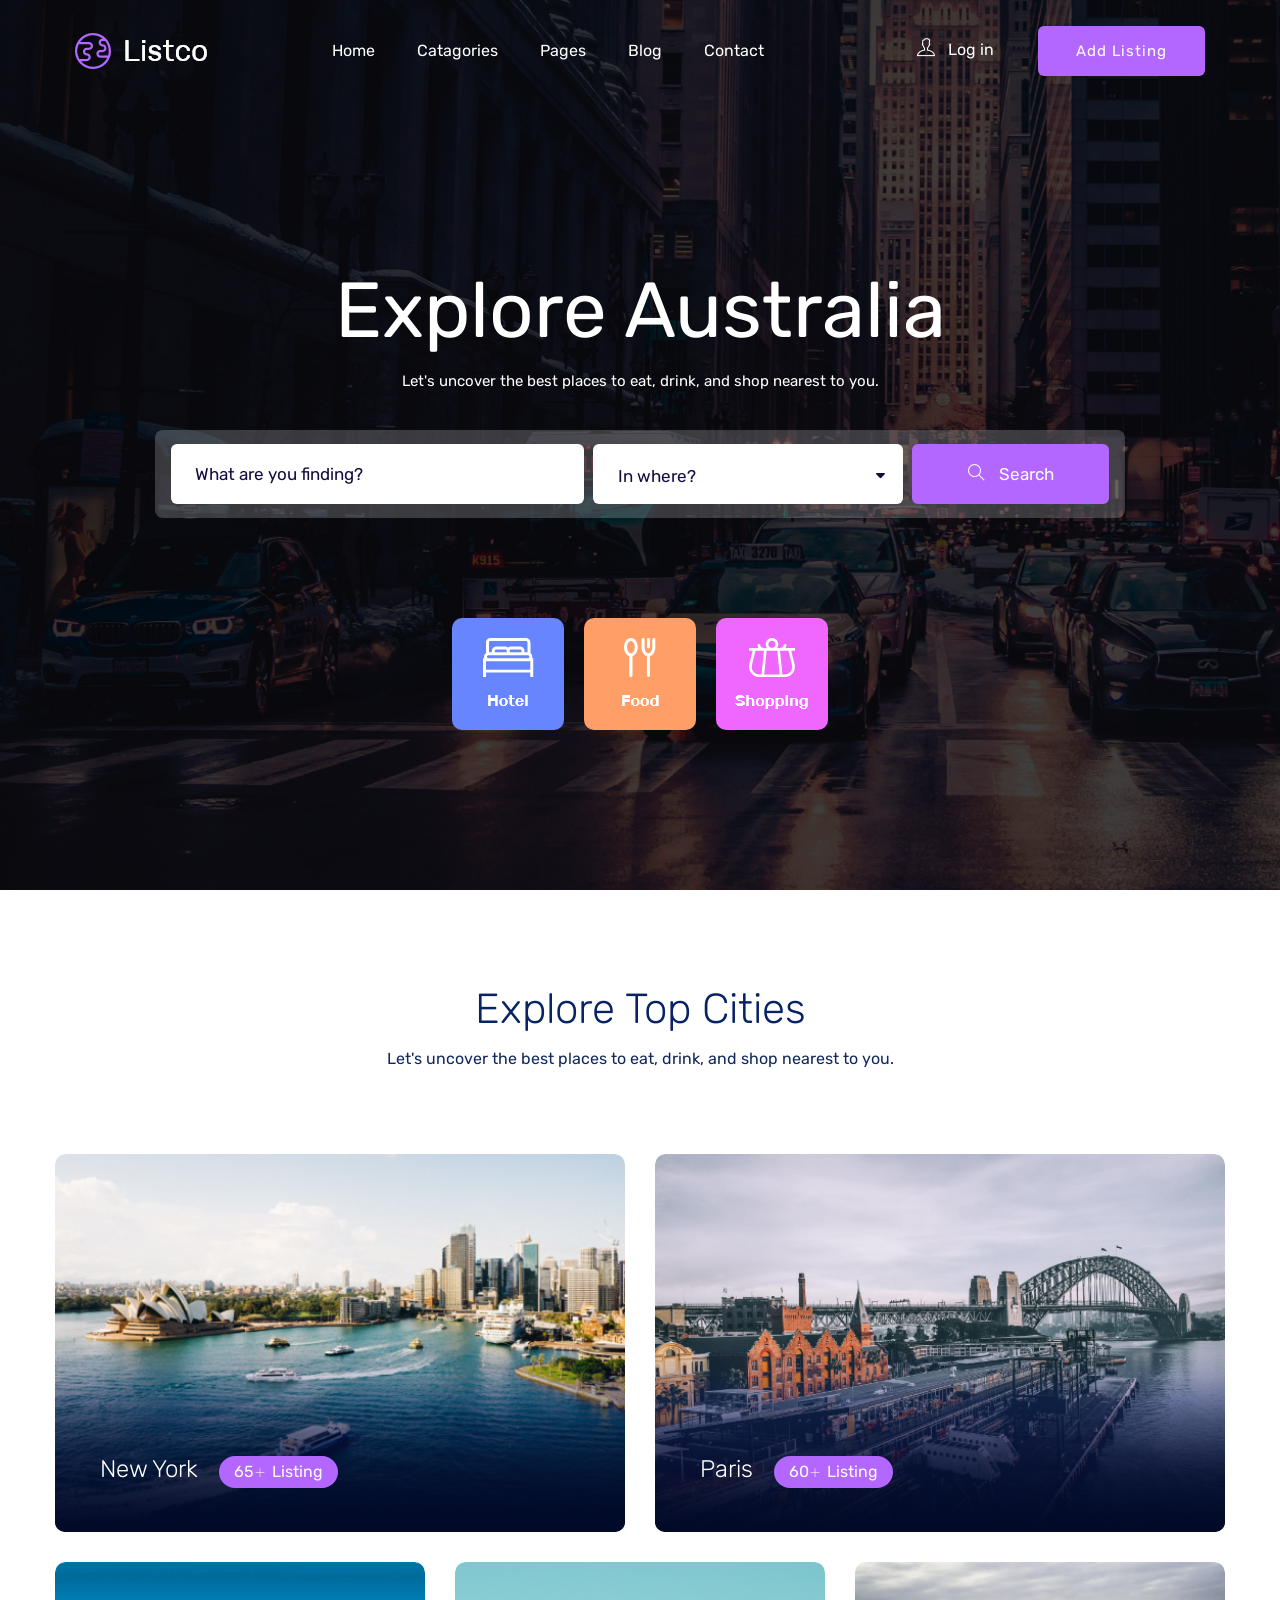
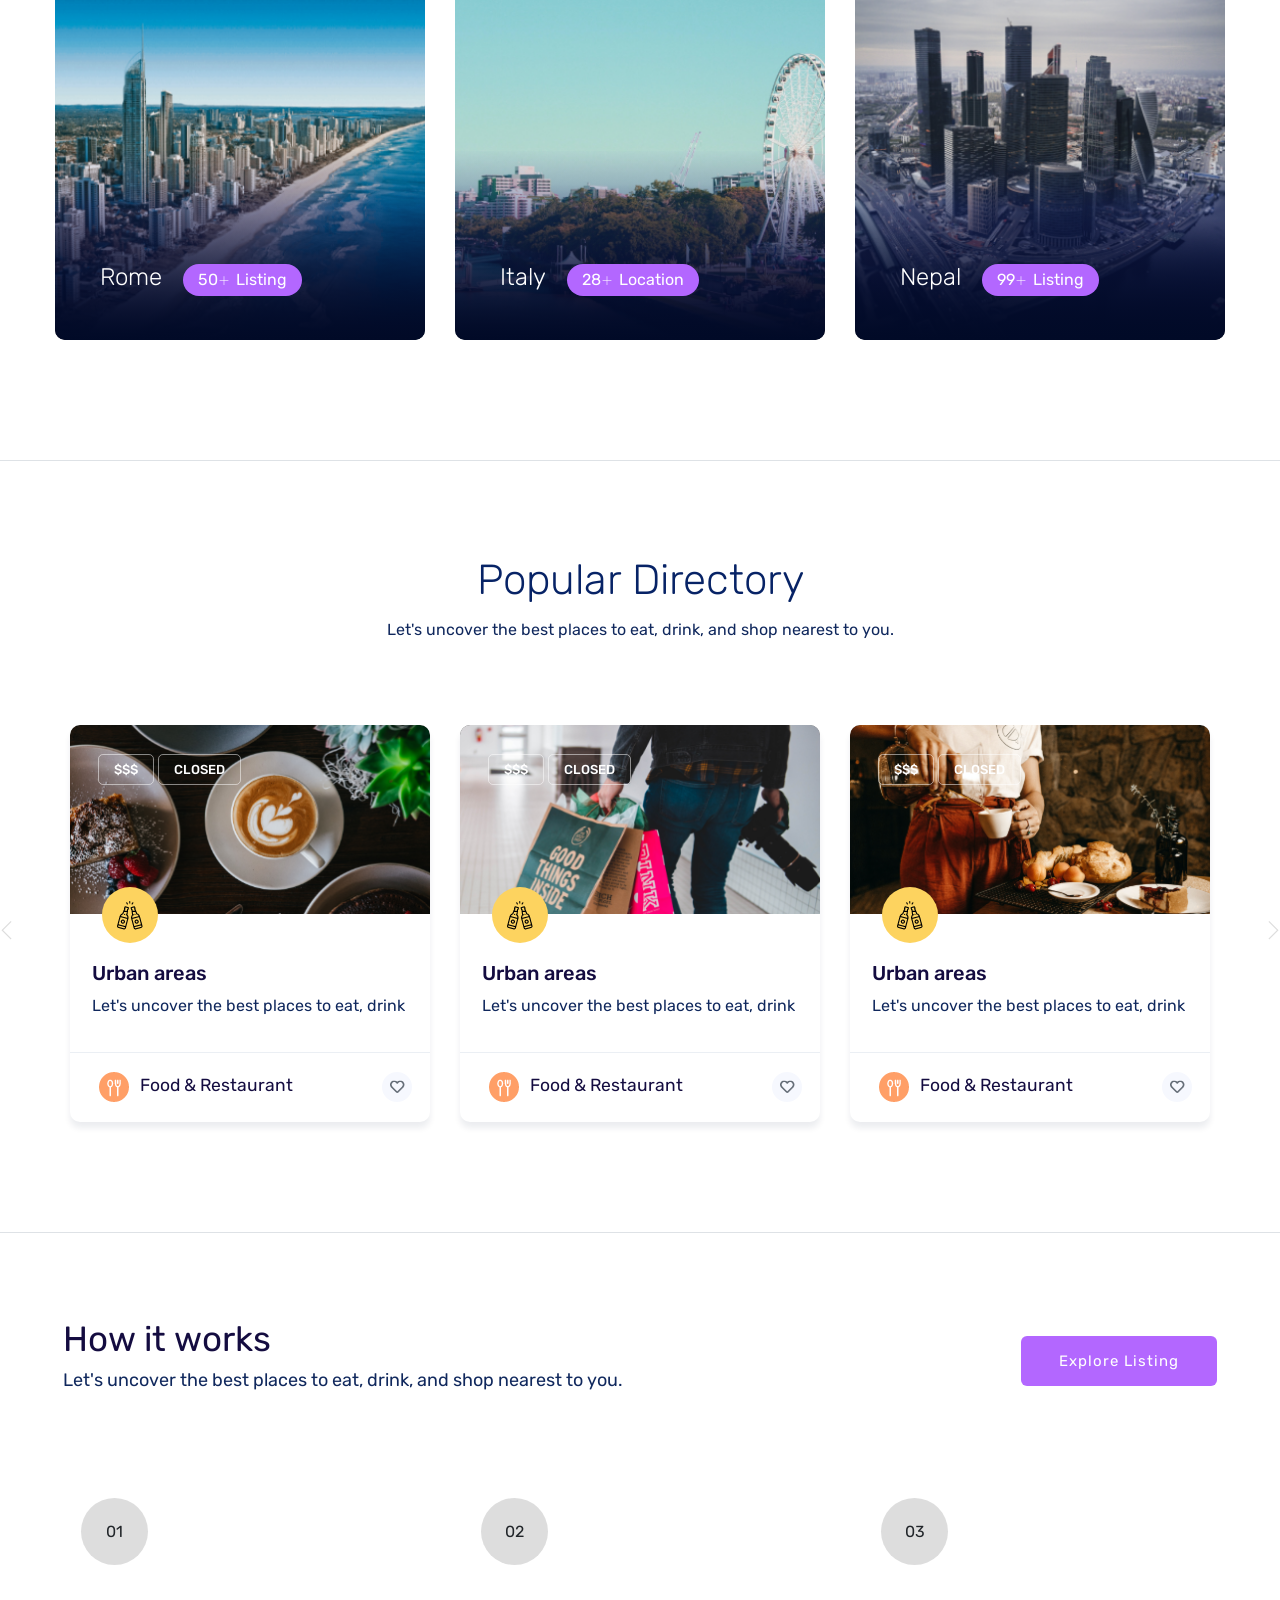
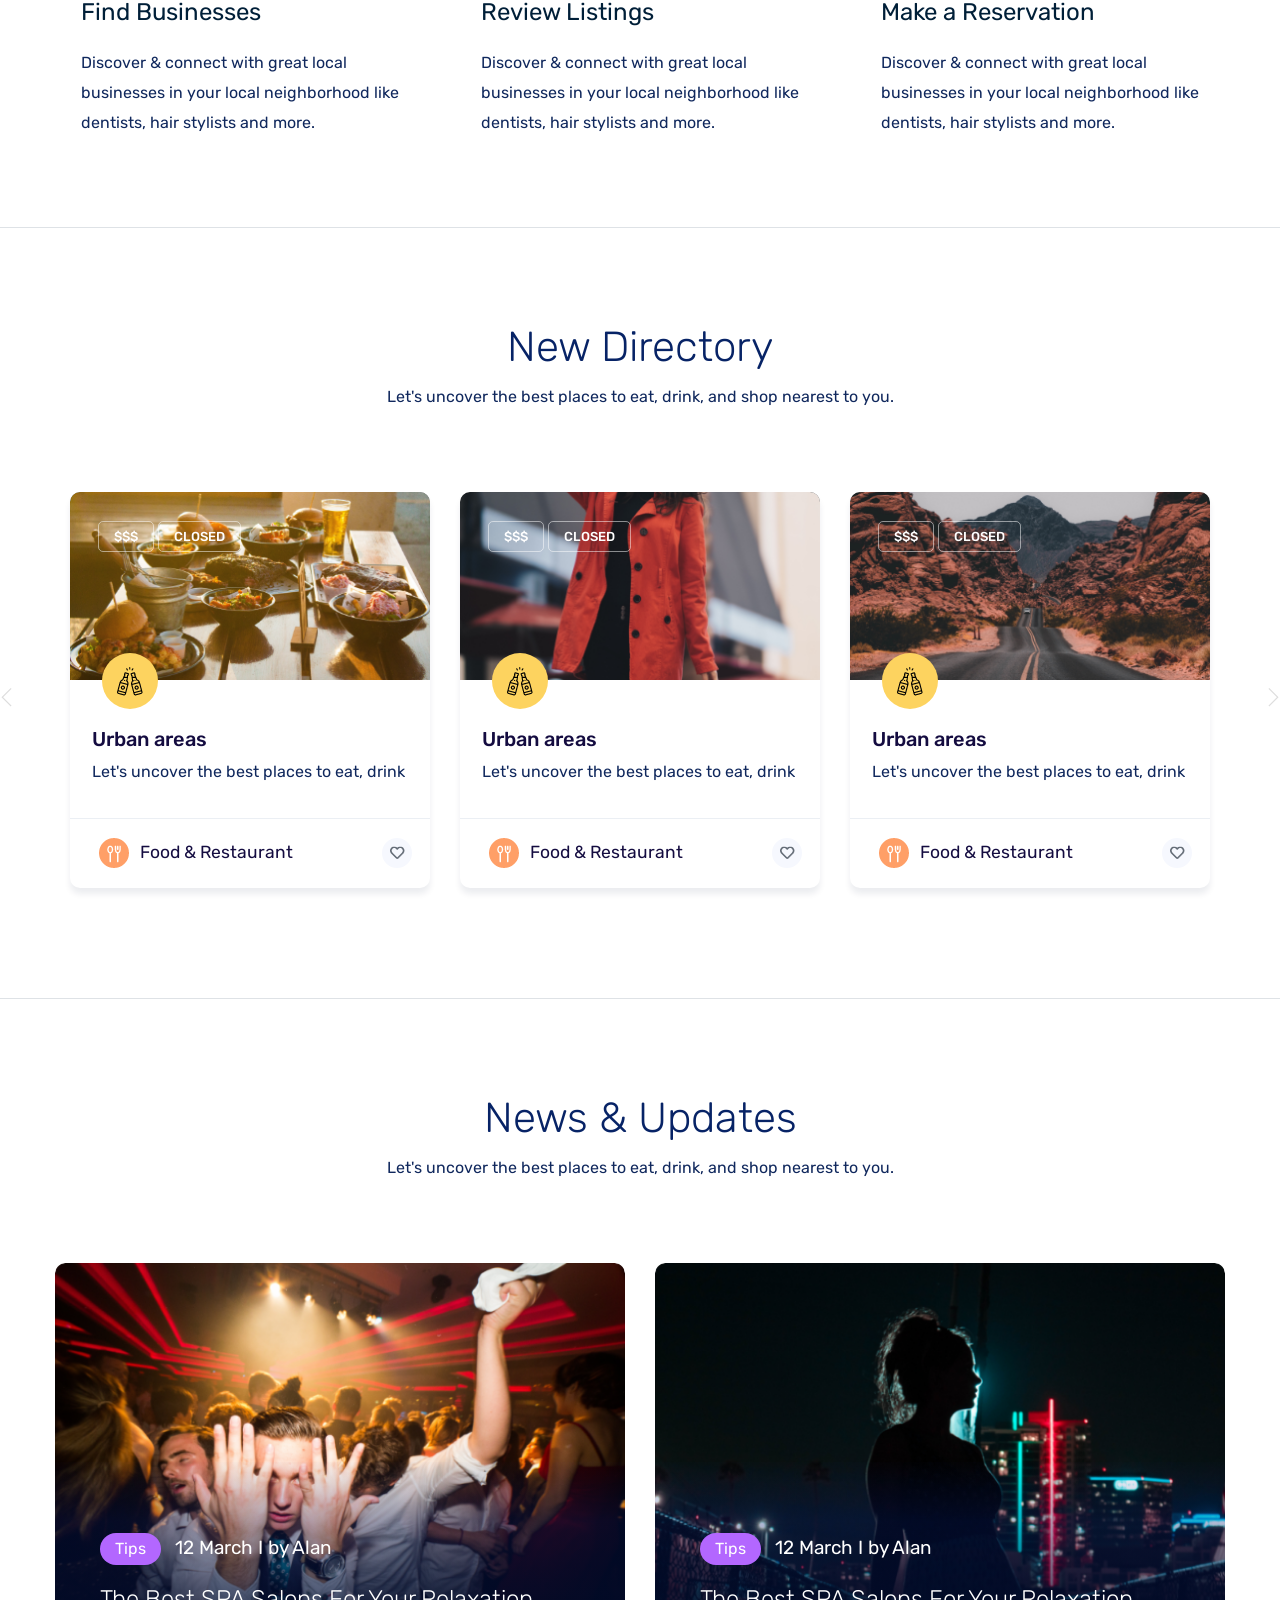
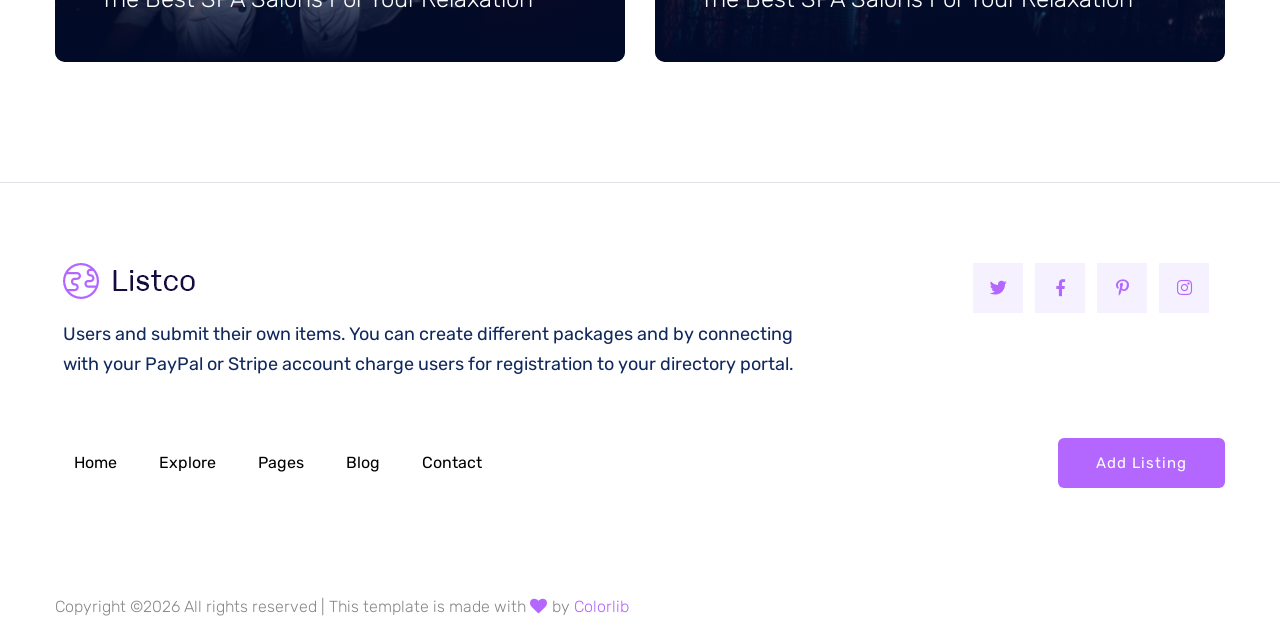
<file: WebContent/design/index.html>
<!doctype html>
<html class="no-js" lang="zxx">
<head>
    <meta charset="utf-8">
    <meta http-equiv="x-ua-compatible" content="ie=edge">
    <title>DirectoryListing</title>
    <meta name="description" content="">
    <meta name="viewport" content="width=device-width, initial-scale=1">
    <link rel="manifest" href="site.webmanifest">
    <link rel="shortcut icon" type="image/x-icon" href="assets/img/favicon.ico">

	<!-- CSS here -->
	<link rel="stylesheet" href="assets/css/bootstrap.min.css">
	<link rel="stylesheet" href="assets/css/owl.carousel.min.css">
	<link rel="stylesheet" href="assets/css/slicknav.css">
    <link rel="stylesheet" href="assets/css/flaticon.css">
    <link rel="stylesheet" href="assets/css/progressbar_barfiller.css">
    <link rel="stylesheet" href="assets/css/gijgo.css">
    <link rel="stylesheet" href="assets/css/animate.min.css">
    <link rel="stylesheet" href="assets/css/animated-headline.css">
	<link rel="stylesheet" href="assets/css/magnific-popup.css">
	<link rel="stylesheet" href="assets/css/fontawesome-all.min.css">
	<link rel="stylesheet" href="assets/css/themify-icons.css">
	<link rel="stylesheet" href="assets/css/slick.css">
	<link rel="stylesheet" href="assets/css/nice-select.css">
	<link rel="stylesheet" href="assets/css/style.css">
</head>
<body>
    <!-- ? Preloader Start -->
    <div id="preloader-active">
        <div class="preloader d-flex align-items-center justify-content-center">
            <div class="preloader-inner position-relative">
                <div class="preloader-circle"></div>
                <div class="preloader-img pere-text">
                    <img src="assets/img/logo/loder.png" alt="">
                </div>
            </div>
        </div>
    </div>
    <!-- Preloader Start -->
    <header>
        <!-- Header Start -->
        <div class="header-area header-transparent">
            <div class="main-header header-sticky">
                <div class="container-fluid">
                    <div class="menu-wrapper d-flex align-items-center justify-content-between">
                        <!-- Logo -->
                        <div class="logo">
                            <a href="index.html"><img src="assets/img/logo/logo.png" alt=""></a>
                        </div>
                        <!-- Main-menu -->
                        <div class="main-menu f-right d-none d-lg-block">
                            <nav>
                                <ul id="navigation">
                                    <li><a href="index.html">Home</a></li>
                                    <li><a href="listing.html">Catagories</a></li> 
                                    <li><a href="#">Pages</a>
                                        <ul class="submenu">
                                            <li><a href="directory_details.html">listing Details</a></li>
                                            <li><a href="listing.html">Catagories</a></li> 
                                        </ul>
                                    </li>
                                    <li><a href="blog.html">Blog</a>
                                        <ul class="submenu">
                                            <li><a href="blog.html">Blog</a></li>
                                            <li><a href="blog_details.html">Blog Details</a></li>
                                            <li><a href="elements.html">Elements</a></li>
                                        </ul>
                                    </li>
                                    <li><a href="contact.html">Contact</a></li>
                                </ul>
                            </nav>
                        </div>          
                        <!-- Header-btn -->
                        <div class="header-btns d-none d-lg-block f-right">
                            <a href="#" class="mr-40"><i class="ti-user"></i> Log in</a>
                            <a href="#" class="btn">Add Listing</a>
                        </div>
                        <!-- Mobile Menu -->
                        <div class="col-12">
                            <div class="mobile_menu d-block d-lg-none"></div>
                        </div>
                    </div>
                </div>
            </div>
        </div>
        <!-- Header End -->
    </header>
    <main>
        <!--? Hero Area Start-->
        <div class="slider-area hero-bg1 hero-overly">
            <div class="single-slider hero-overly  slider-height1 d-flex align-items-center">
                <div class="container">
                    <div class="row justify-content-center">
                        <div class="col-xl-10 col-lg-10">
                            <!-- Hero Caption -->
                            <div class="hero__caption pt-100">
                                <h1>Explore Australia</h1>
                                <p>Let's uncover the best places to eat, drink, and shop nearest to you.</p>
                            </div>
                            <!--Hero form -->
                            <form action="#" class="search-box mb-100">
                                <div class="input-form">
                                    <input type="text" placeholder="What are you finding?">
                                </div>
                                <div class="select-form">
                                    <div class="select-itms">
                                        <select name="select" id="select1">
                                            <option value="">In where?</option>
                                            <option value="">Catagories One</option>
                                            <option value="">Catagories Two</option>
                                            <option value="">Catagories Three</option>
                                            <option value="">Catagories Four</option>
                                        </select>
                                    </div>
                                </div>
                                <div class="search-form">
                                    <a href="#"><i class="ti-search"></i> Search</a>
                                </div>	
                            </form>	
                            <!-- hero category1 img -->
                            <div class="category-img text-center">
                                <a href="listing.html"> <img src="assets/img/gallery/hero_category1.png" alt=""></a>
                                <a href="listing.html"> <img src="assets/img/gallery/hero_category2.png" alt=""></a>
                                <a href="listing.html"> <img src="assets/img/gallery/hero_category3.png" alt=""></a>
                            </div>
                        </div>
                    </div>
                </div>
            </div>
        </div>
        <!--Hero Area End-->
        <!--? Popular Locations Start 01-->
        <div class="popular-location border-bottom section-padding40">
            <div class="container">
                <div class="row">
                    <div class="col-lg-12">
                        <!-- Section Tittle -->
                        <div class="section-tittle text-center mb-80">
                            <h2>Explore top cities</h2>
                            <p>Let's uncover the best places to eat, drink, and shop nearest to you.</p>
                        </div>
                    </div>
                </div>
                <div class="row">
                    <div class="col-lg-6 col-md-6 col-sm-6">
                        <div class="single-location mb-30">
                            <div class="location-img">
                                <img src="assets/img/gallery/location1.png" alt="">
                            </div>
                            <div class="location-details">
                                <p>New York</p>
                                <a href="#" class="location-btn">65 <i class="ti-plus"></i> Listing</a>
                            </div>
                        </div>
                    </div>
                    <div class="col-lg-6 col-md-6 col-sm-6">
                        <div class="single-location mb-30">
                            <div class="location-img">
                                <img src="assets/img/gallery/location2.png" alt="">
                            </div>
                            <div class="location-details">
                                <p>Paris</p>
                                <a href="#" class="location-btn">60 <i class="ti-plus"></i> Listing</a>
                            </div>
                        </div>
                    </div>
                    <div class="col-lg-4 col-md-6 col-sm-6">
                        <div class="single-location mb-30">
                            <div class="location-img">
                                <img src="assets/img/gallery/location3.png" alt="">
                            </div>
                            <div class="location-details">
                                <p>Rome</p>
                                <a href="#" class="location-btn">50 <i class="ti-plus"></i> Listing</a>
                            </div>
                        </div>
                    </div>
                    <div class="col-lg-4 col-md-6 col-sm-6">
                        <div class="single-location mb-30">
                            <div class="location-img">
                                <img src="assets/img/gallery/location4.png" alt="">
                            </div>
                            <div class="location-details">
                                <p>Italy</p>
                                <a href="#" class="location-btn">28 <i class="ti-plus"></i> Location</a>
                            </div>
                        </div>
                    </div>
                    <div class="col-lg-4 col-md-6 col-sm-6">
                        <div class="single-location mb-30">
                            <div class="location-img">
                                <img src="assets/img/gallery/location5.png" alt="">
                            </div>
                            <div class="location-details">
                                <p>Nepal</p>
                                <a href="#" class="location-btn">99 <i class="ti-plus"></i> Listing</a>
                            </div>
                        </div>
                    </div>
                </div>
            </div>
        </div>
        <!-- Popular Locations End -->
        <!--? Popular Directory Start -->
        <div class="popular-directorya-area  border-bottom section-padding40 fix">
            <div class="container">
                <div class="row">
                    <div class="col-lg-12">
                        <!-- Section Tittle -->
                        <div class="section-tittle text-center mb-80">
                            <h2>Popular Directory</h2>
                            <p>Let's uncover the best places to eat, drink, and shop nearest to you.</p>
                        </div>
                    </div>
                </div>
                <div class="directory-active">
                    <!-- Single -->
                    <div class="properties pb-20">
                        <div class="properties__card">
                            <div class="properties__img overlay1">
                                <a href="#"><img src="assets/img/gallery/properties1.png" alt=""></a>
                                <div class="img-text">
                                    <span>$$$</span>
                                    <span>Closed</span>
                                </div>
                                <div class="icon">
                                    <img src="assets/img/gallery/categori_icon1.png" alt=""> 
                                </div>
                            </div>
                            <div class="properties__caption">
                                <h3><a href="#">Urban areas</a></h3>
                                <p>Let's uncover the best places to eat, drink</p>
                            </div>
                            <div class="properties__footer d-flex justify-content-between align-items-center">
                                <div class="restaurant-name">
                                    <img src="assets/img/gallery/restaurant-icon.png" alt="">
                                    <h3>Food & Restaurant</h3>
                                </div>
                                <div class="heart">
                                    <img src="assets/img/gallery/heart1.png" alt="">
                                </div>
                            </div>
                        </div>
                    </div>
                    <!-- Single -->
                    <div class="properties pb-20">
                        <div class="properties__card">
                            <div class="properties__img overlay1">
                                <a href="#"><img src="assets/img/gallery/properties2.png" alt=""></a>
                                <div class="img-text">
                                    <span>$$$</span>
                                    <span>Closed</span>
                                </div>
                                <div class="icon">
                                    <img src="assets/img/gallery/categori_icon1.png" alt=""> 
                                </div>
                            </div>
                            <div class="properties__caption">
                                <h3><a href="#">Urban areas</a></h3>
                                <p>Let's uncover the best places to eat, drink</p>
                            </div>
                            <div class="properties__footer d-flex justify-content-between align-items-center">
                                <div class="restaurant-name">
                                    <img src="assets/img/gallery/restaurant-icon.png" alt="">
                                    <h3>Food & Restaurant</h3>
                                </div>
                                <div class="heart">
                                    <img src="assets/img/gallery/heart1.png" alt="">
                                </div>
                            </div>
                        </div>
                    </div>
                    <!-- Single -->
                    <div class="properties pb-20">
                        <div class="properties__card">
                            <div class="properties__img overlay1">
                                <a href="#"><img src="assets/img/gallery/properties3.png" alt=""></a>
                                <div class="img-text">
                                    <span>$$$</span>
                                    <span>Closed</span>
                                </div>
                                <div class="icon">
                                    <img src="assets/img/gallery/categori_icon1.png" alt=""> 
                                </div>
                            </div>
                            <div class="properties__caption">
                                <h3><a href="#">Urban areas</a></h3>
                                <p>Let's uncover the best places to eat, drink</p>
                            </div>
                            <div class="properties__footer d-flex justify-content-between align-items-center">
                                <div class="restaurant-name">
                                    <img src="assets/img/gallery/restaurant-icon.png" alt="">
                                    <h3>Food & Restaurant</h3>
                                </div>
                                <div class="heart">
                                    <img src="assets/img/gallery/heart1.png" alt="">
                                </div>
                            </div>
                        </div>
                    </div>
                    <!-- Single -->
                    <div class="properties pb-20">
                        <div class="properties__card">
                            <div class="properties__img overlay1">
                                <a href="#"><img src="assets/img/gallery/properties3.png" alt=""></a>
                                <div class="img-text">
                                    <span>$$$</span>
                                    <span>Closed</span>
                                </div>
                                <div class="icon">
                                    <img src="assets/img/gallery/categori_icon1.png" alt=""> 
                                </div>
                            </div>
                            <div class="properties__caption">
                                <h3><a href="#">Urban areas</a></h3>
                                <p>Let's uncover the best places to eat, drink</p>
                            </div>
                            <div class="properties__footer d-flex justify-content-between align-items-center">
                                <div class="restaurant-name">
                                    <img src="assets/img/gallery/restaurant-icon.png" alt="">
                                    <h3>Food & Restaurant</h3>
                                </div>
                                <div class="heart">
                                    <img src="assets/img/gallery/heart1.png" alt="">
                                </div>
                            </div>
                        </div>
                    </div>
                </div>
            </div>
        </div>
        <!--? Popular Directory End -->
        <!--? Want To work 01-->
        <section class="wantToWork-area">
            <div class="container">
                <div class="wants-wrapper w-padding2">
                    <div class="row align-items-center justify-content-between">
                        <div class="col-xl-7 col-lg-9 col-md-8">
                            <div class="wantToWork-caption wantToWork-caption2">
                                <h2>How it works</h2>
                                <p>Let's uncover the best places to eat, drink, and shop nearest to you.</p>
                            </div>
                        </div>
                        <div class="col-xl-2 col-lg-3 col-md-4">
                            <a href="#" class="btn f-right sm-left">Explore Listing</a>
                        </div>
                    </div>
                </div>
            </div>
        </section>
        <!-- Want To work End -->
        <!--? Our Services Start -->
        <div class="our-services  border-bottom">
            <div class="container">
                <div class="row">
                    <div class=" col-lg-4 col-md-6 col-sm-6">
                        <div class="single-services mb-30">
                            <div class="services-ion">
                                <span>01</span>
                            </div>
                            <div class="services-cap">
                                <h5><a href="#">Find Businesses</a></h5>
                                <p>Discover & connect with great local businesses in your local neighborhood like dentists, hair stylists and more.</p>
                            </div>
                        </div>
                    </div>
                    <div class=" col-lg-4 col-md-6 col-sm-6">
                        <div class="single-services mb-30">
                            <div class="services-ion">
                                <span>02</span>
                            </div>
                            <div class="services-cap">
                                <h5><a href="#">Review Listings</a></h5>
                                <p>Discover & connect with great local businesses in your local neighborhood like dentists, hair stylists and more.</p>
                            </div>
                        </div>
                    </div>
                    <div class=" col-lg-4 col-md-6 col-sm-6">
                        <div class="single-services mb-30">
                            <div class="services-ion">
                                <span>03</span>
                            </div>
                            <div class="services-cap">
                                <h5><a href="#">Make a Reservation</a></h5>
                                <p>Discover & connect with great local businesses in your local neighborhood like dentists, hair stylists and more.</p>
                            </div>
                        </div>
                    </div>
                </div>
            </div>
        </div>
        <!-- Our Services End -->
        <!--? Popular Directory Start -->
        <div class="popular-directorya-area section-padding40 border-bottom fix">
            <div class="container">
                <div class="row">
                    <div class="col-lg-12">
                        <!-- Section Tittle -->
                        <div class="section-tittle text-center mb-80">
                            <h2>New Directory</h2>
                            <p>Let's uncover the best places to eat, drink, and shop nearest to you.</p>
                        </div>
                    </div>
                </div>
                <div class="directory-active">
                    <!-- Single -->
                    <div class="properties pb-20">
                        <div class="properties__card">
                            <div class="properties__img overlay1">
                                <a href="#"><img src="assets/img/gallery/newDirectory1.png" alt=""></a>
                                <div class="img-text">
                                    <span>$$$</span>
                                    <span>Closed</span>
                                </div>
                                <div class="icon">
                                    <img src="assets/img/gallery/categori_icon1.png" alt=""> 
                                </div>
                            </div>
                            <div class="properties__caption">
                                <h3><a href="#">Urban areas</a></h3>
                                <p>Let's uncover the best places to eat, drink</p>
                            </div>
                            <div class="properties__footer d-flex justify-content-between align-items-center">
                                <div class="restaurant-name">
                                    <img src="assets/img/gallery/restaurant-icon.png" alt="">
                                    <h3>Food & Restaurant</h3>
                                </div>
                                <div class="heart">
                                    <img src="assets/img/gallery/heart1.png" alt="">
                                </div>
                            </div>
                        </div>
                    </div>
                    <!-- Single -->
                    <div class="properties pb-20">
                        <div class="properties__card">
                            <div class="properties__img overlay1">
                                <a href="#"><img src="assets/img/gallery/newDirectory2.png" alt=""></a>
                                <div class="img-text">
                                    <span>$$$</span>
                                    <span>Closed</span>
                                </div>
                                <div class="icon">
                                    <img src="assets/img/gallery/categori_icon1.png" alt=""> 
                                </div>
                            </div>
                            <div class="properties__caption">
                                <h3><a href="#">Urban areas</a></h3>
                                <p>Let's uncover the best places to eat, drink</p>
                            </div>
                            <div class="properties__footer d-flex justify-content-between align-items-center">
                                <div class="restaurant-name">
                                    <img src="assets/img/gallery/restaurant-icon.png" alt="">
                                    <h3>Food & Restaurant</h3>
                                </div>
                                <div class="heart">
                                    <img src="assets/img/gallery/heart1.png" alt="">
                                </div>
                            </div>
                        </div>
                    </div>
                    <!-- Single -->
                    <div class="properties pb-20">
                        <div class="properties__card">
                            <div class="properties__img overlay1">
                                <a href="#"><img src="assets/img/gallery/newDirectory3.png" alt=""></a>
                                <div class="img-text">
                                    <span>$$$</span>
                                    <span>Closed</span>
                                </div>
                                <div class="icon">
                                    <img src="assets/img/gallery/categori_icon1.png" alt=""> 
                                </div>
                            </div>
                            <div class="properties__caption">
                                <h3><a href="#">Urban areas</a></h3>
                                <p>Let's uncover the best places to eat, drink</p>
                            </div>
                            <div class="properties__footer d-flex justify-content-between align-items-center">
                                <div class="restaurant-name">
                                    <img src="assets/img/gallery/restaurant-icon.png" alt="">
                                    <h3>Food & Restaurant</h3>
                                </div>
                                <div class="heart">
                                    <img src="assets/img/gallery/heart1.png" alt="">
                                </div>
                            </div>
                        </div>
                    </div>
                    <!-- Single -->
                    <div class="properties pb-20">
                        <div class="properties__card">
                            <div class="properties__img overlay1">
                                <a href="#"><img src="assets/img/gallery/properties1.png" alt=""></a>
                                <div class="img-text">
                                    <span>$$$</span>
                                    <span>Closed</span>
                                </div>
                                <div class="icon">
                                    <img src="assets/img/gallery/categori_icon1.png" alt=""> 
                                </div>
                            </div>
                            <div class="properties__caption">
                                <h3><a href="#">Urban areas</a></h3>
                                <p>Let's uncover the best places to eat, drink</p>
                            </div>
                            <div class="properties__footer d-flex justify-content-between align-items-center">
                                <div class="restaurant-name">
                                    <img src="assets/img/gallery/restaurant-icon.png" alt="">
                                    <h3>Food & Restaurant</h3>
                                </div>
                                <div class="heart">
                                    <img src="assets/img/gallery/heart1.png" alt="">
                                </div>
                            </div>
                        </div>
                    </div>
                </div>
            </div>
        </div>
        <!-- Popular Directory End -->
        <!--? Popular Locations Start 01-->
        <div class="popular-location border-bottom section-padding40">
            <div class="container">
                <div class="row">
                    <div class="col-lg-12">
                        <!-- Section Tittle -->
                        <div class="section-tittle text-center mb-80">
                            <h2>News & Updates</h2>
                            <p>Let's uncover the best places to eat, drink, and shop nearest to you.</p>
                        </div>
                    </div>
                </div>
                <div class="row">
                    <div class="col-lg-6 col-md-6 col-sm-12">
                        <div class="single-location mb-30">
                            <div class="location-img">
                                <img src="assets/img/gallery/home-blog1.png" alt="">
                            </div>
                            <div class="location-details">
                                <a href="#" class="location-btn">Tips</a>
                                <ul>
                                    <li>12 March   I   by Alan</li>
                                </ul>
                                <p><a href="blog_details.html">The Best SPA Salons For Your Relaxation</a></p>
                            </div>
                        </div>
                    </div>
                    <div class="col-lg-6 col-md-6 col-sm-12">
                        <div class="single-location mb-30">
                            <div class="location-img">
                                <img src="assets/img/gallery/home-blog2.png" alt="">
                            </div>
                            <div class="location-details">
                                <a href="#" class="location-btn">Tips</a>
                                <ul>
                                    <li>12 March   I   by Alan</li>
                                </ul>
                                <p><a href="blog_details.html">The Best SPA Salons For Your Relaxation</a></p>
                            </div>
                        </div>
                    </div>
                </div>
            </div>
        </div>
        <!-- Popular Locations End -->
        <!--? Want To work 02-->
        <section class="wantToWork-area">
            <div class="container">
                <div class="wants-wrapper w-padding2">
                    <div class="row justify-content-between">
                        <div class="col-xl-8 col-lg-8 col-md-7">
                            <div class="wantToWork-caption wantToWork-caption2">
                                <img src="assets/img/logo/logo2_footer.png" alt="" class="mb-20">
                                <p>Users and submit their own items. You can create different packages and by connecting with your
                                    PayPal or Stripe account charge users for registration to your directory portal.</p>
                            </div>
                        </div>
                        <div class="col-xl-4 col-lg-4 col-md-5">
                            <div class="footer-social f-right sm-left">
                                <a href="#"><i class="fab fa-twitter"></i></a>
                                <a href="https://bit.ly/sai4ull"><i class="fab fa-facebook-f"></i></a>
                                <a href="#"><i class="fab fa-pinterest-p"></i></a>
                                <a href="#"><i class="fab fa-instagram"></i></a>
                            </div>
                        </div>
                    </div>
                </div>
            </div>
        </section>
        <!-- Want To work End -->
        <!--? Want To work 01-->
        <section class="wantToWork-area">
            <div class="container">
                <div class="wants-wrapper">
                    <div class="row align-items-center justify-content-between">
                        <div class="col-xl-7 col-lg-9 col-md-8">
                            <div class="wantToWork-caption wantToWork-caption2">
                                <div class="main-menu2">
                                    <nav>
                                        <ul>
                                            <li><a href="index.html">Home</a></li>
                                            <li><a href="explore.html">Explore</a></li> 
                                            <li><a href="pages.html">Pages</a></li>
                                            <li><a href="blog.html">Blog</a></li>
                                            <li><a href="contact.html">Contact</a></li>
                                        </ul>
                                    </nav>
                                </div>
                            </div>
                        </div>
                        <div class="col-xl-2 col-lg-3 col-md-4">
                            <a href="#" class="btn f-right sm-left">Add Listing</a>
                        </div>
                    </div>
                </div>
            </div>
        </section>
        <!-- Want To work End -->
    </main>
    <footer>
        <div class="footer-wrapper pt-30">
            <!-- footer-bottom -->
            <div class="footer-bottom-area">
                <div class="container">
                    <div class="footer-border">
                        <div class="row d-flex justify-content-between align-items-center">
                            <div class="col-xl-10 col-lg-9 ">
                                <div class="footer-copy-right">
                                    <p><!-- Link back to Colorlib can't be removed. Template is licensed under CC BY 3.0. -->
  Copyright &copy;<script>document.write(new Date().getFullYear());</script> All rights reserved | This template is made with <i class="fa fa-heart" aria-hidden="true"></i> by <a href="https://colorlib.com" target="_blank">Colorlib</a>
  <!-- Link back to Colorlib can't be removed. Template is licensed under CC BY 3.0. --></p>
                                </div>
                            </div>
                        </div>
                    </div>
                </div>
            </div>
        </div>
    </footer>

    <!-- Scroll Up -->
    <div id="back-top" >
        <a title="Go to Top" href="#"> <i class="fas fa-level-up-alt"></i></a>
    </div>

    <!-- JS here -->

    <script src="./assets/js/vendor/modernizr-3.5.0.min.js"></script>
    <!-- Jquery, Popper, Bootstrap -->
    <script src="./assets/js/vendor/jquery-1.12.4.min.js"></script>
    <script src="./assets/js/popper.min.js"></script>
    <script src="./assets/js/bootstrap.min.js"></script>
    <!-- Jquery Mobile Menu -->
    <script src="./assets/js/jquery.slicknav.min.js"></script>

    <!-- Jquery Slick , Owl-Carousel Plugins -->
    <script src="./assets/js/owl.carousel.min.js"></script>
    <script src="./assets/js/slick.min.js"></script>
    <!-- One Page, Animated-HeadLin -->
    <script src="./assets/js/wow.min.js"></script>
    <script src="./assets/js/animated.headline.js"></script>
    <script src="./assets/js/jquery.magnific-popup.js"></script>

    <!-- Date Picker -->
    <script src="./assets/js/gijgo.min.js"></script>
    <!-- Nice-select, sticky -->
    <script src="./assets/js/jquery.nice-select.min.js"></script>
    <script src="./assets/js/jquery.sticky.js"></script>
    <!-- Progress -->
    <script src="./assets/js/jquery.barfiller.js"></script>
    
    <!-- counter , waypoint,Hover Direction -->
    <script src="./assets/js/jquery.counterup.min.js"></script>
    <script src="./assets/js/waypoints.min.js"></script>
    <script src="./assets/js/jquery.countdown.min.js"></script>
    <script src="./assets/js/hover-direction-snake.min.js"></script>

    <!-- contact js -->
    <script src="./assets/js/contact.js"></script>
    <script src="./assets/js/jquery.form.js"></script>
    <script src="./assets/js/jquery.validate.min.js"></script>
    <script src="./assets/js/mail-script.js"></script>
    <script src="./assets/js/jquery.ajaxchimp.min.js"></script>
    
    <!-- Jquery Plugins, main Jquery -->	
    <script src="./assets/js/plugins.js"></script>
    <script src="./assets/js/main.js"></script>


    
    </body>
</html>
</file>
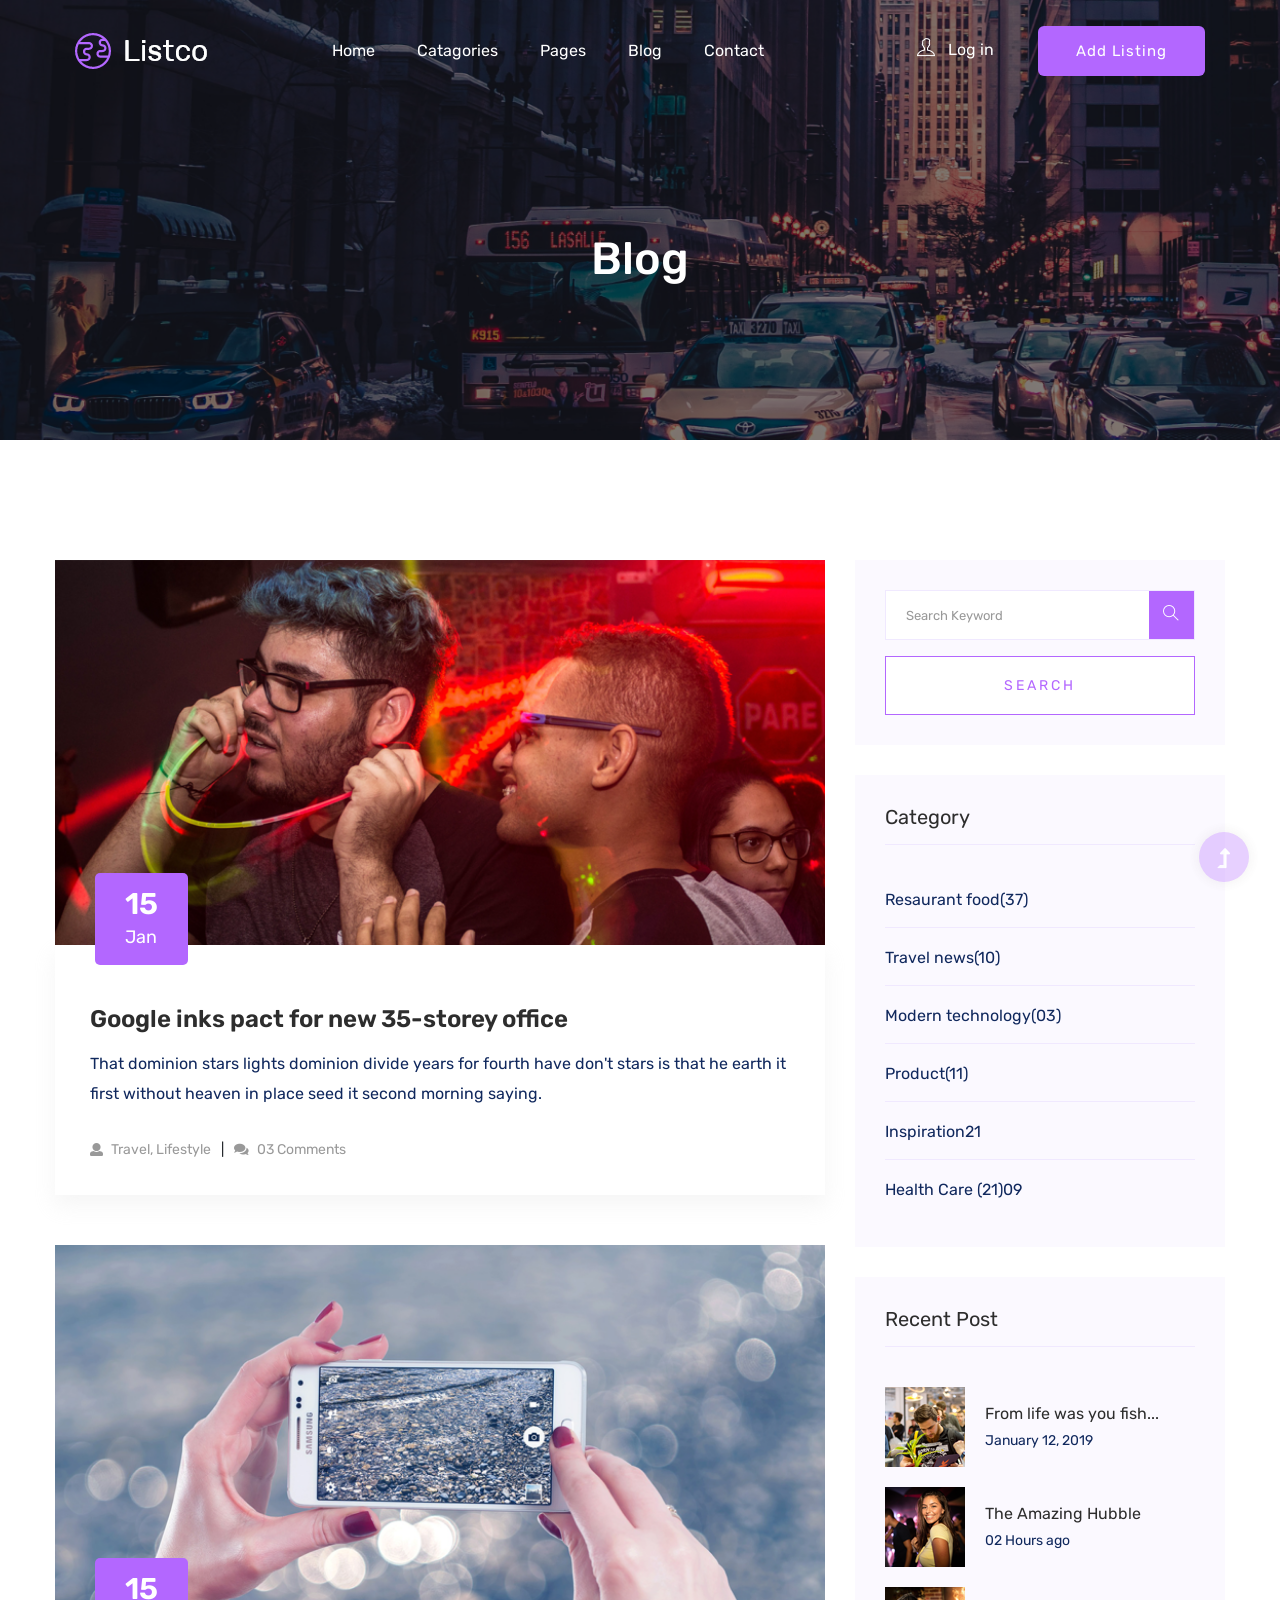
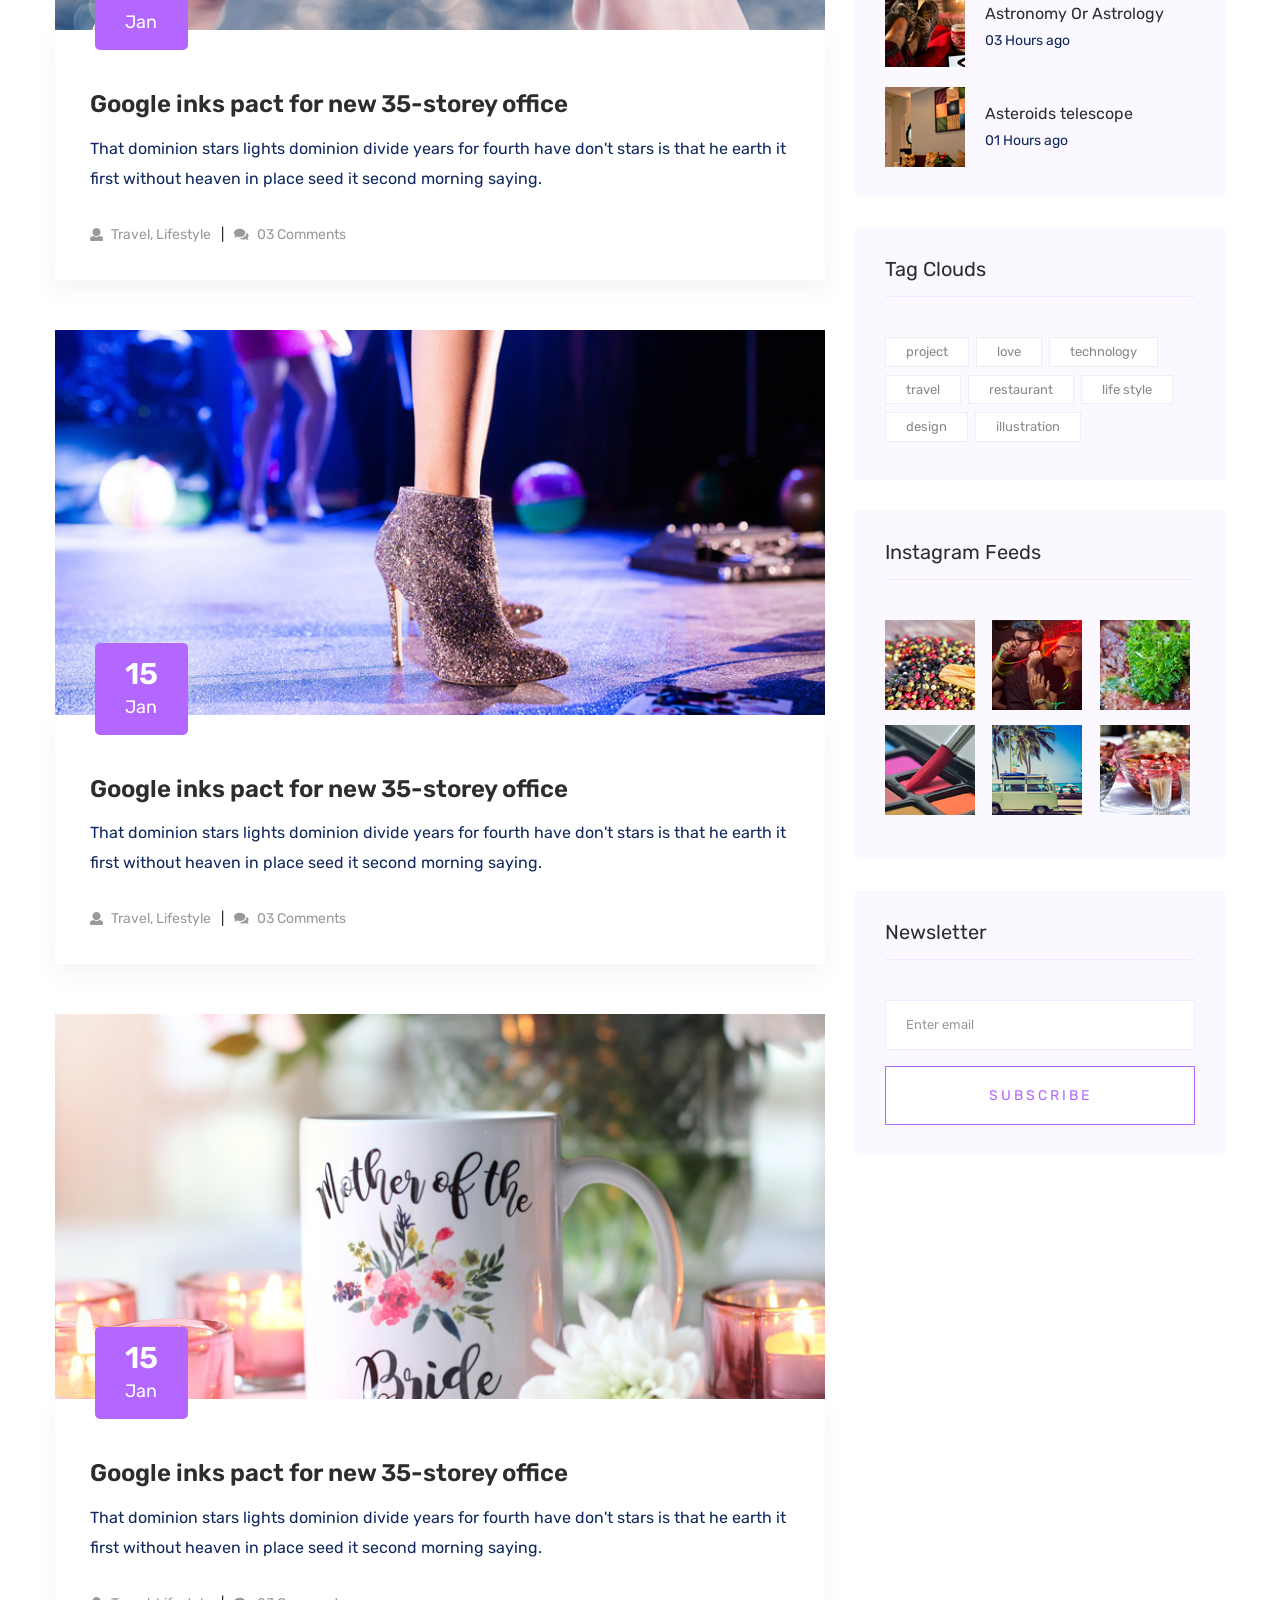
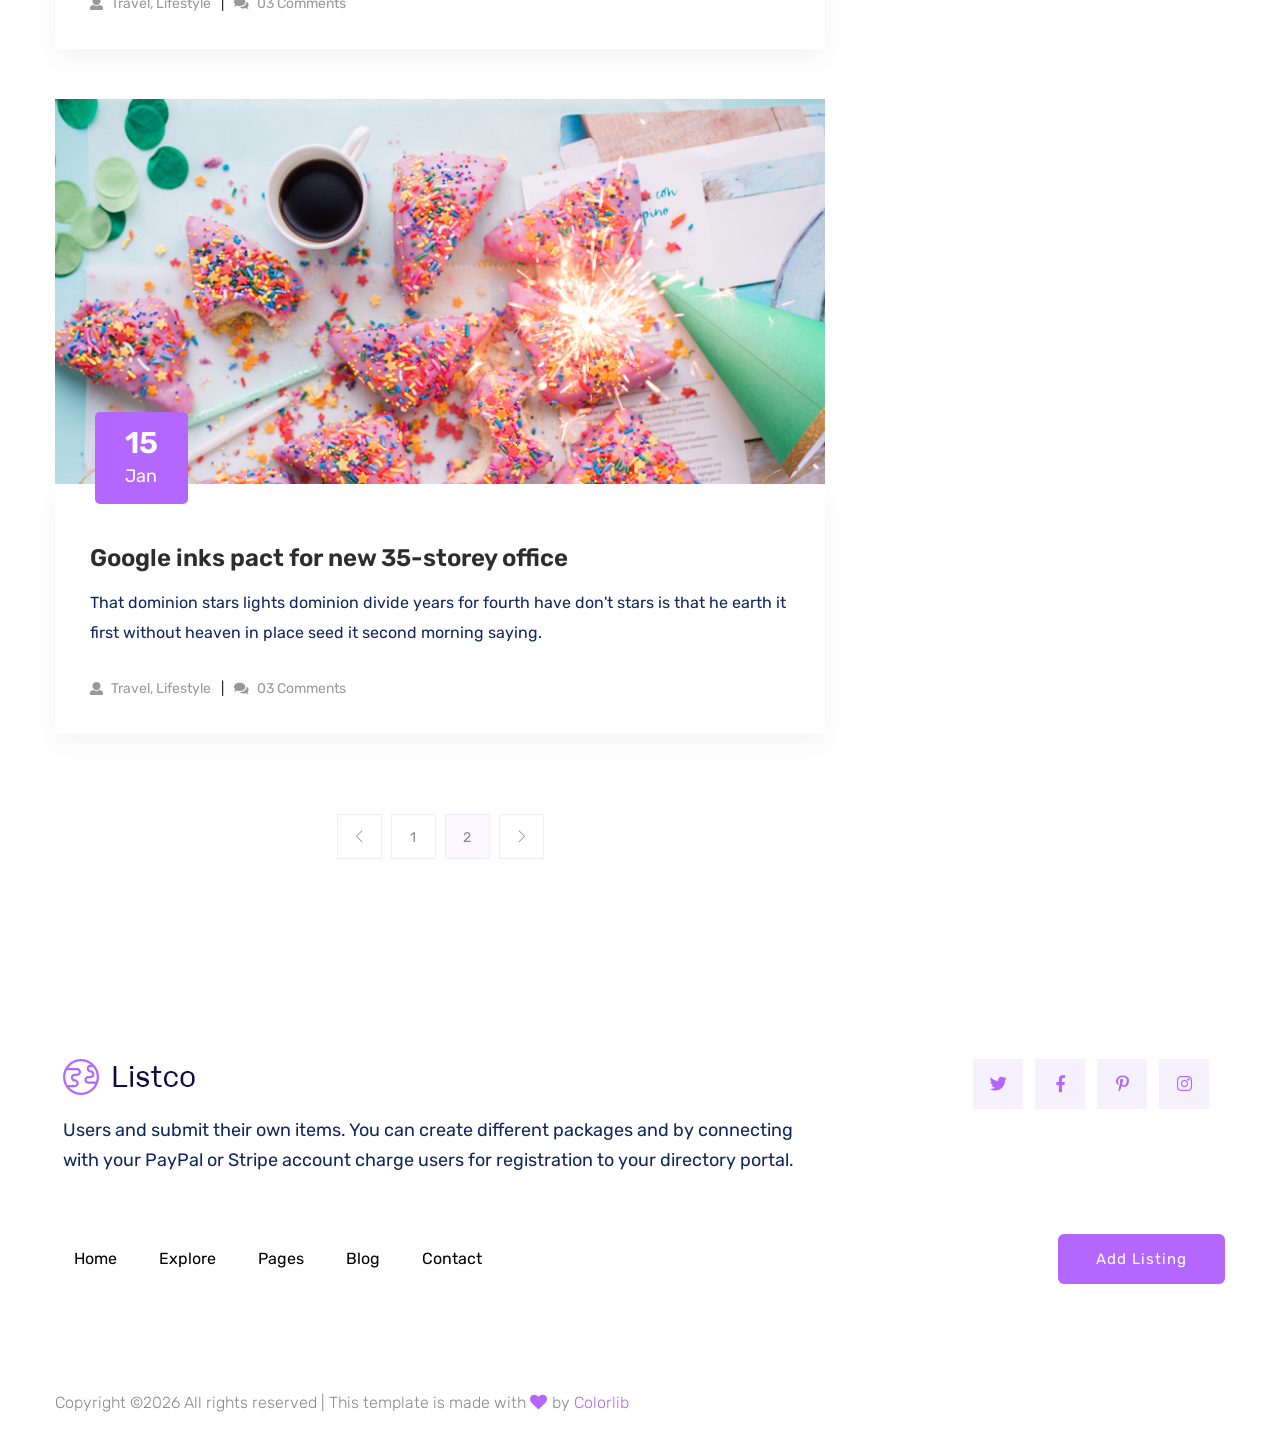
<file: WebContent/design/blog.html>
<!doctype html>
<html class="no-js" lang="zxx">
<head>
    <meta charset="utf-8">
    <meta http-equiv="x-ua-compatible" content="ie=edge">
    <title>DirectoryListing</title>
    <meta name="description" content="">
    <meta name="viewport" content="width=device-width, initial-scale=1">
    <link rel="shortcut icon" type="image/x-icon" href="assets/img/favicon.ico">

    <!-- CSS here -->
    <link rel="stylesheet" href="assets/css/bootstrap.min.css">
    <link rel="stylesheet" href="assets/css/owl.carousel.min.css">
    <link rel="stylesheet" href="assets/css/slicknav.css">
    <link rel="stylesheet" href="assets/css/animate.min.css">
    <link rel="stylesheet" href="assets/css/hamburgers.min.css">
    <link rel="stylesheet" href="assets/css/magnific-popup.css">
    <link rel="stylesheet" href="assets/css/fontawesome-all.min.css">
    <link rel="stylesheet" href="assets/css/themify-icons.css">
    <link rel="stylesheet" href="assets/css/themify-icons.css">
    <link rel="stylesheet" href="assets/css/slick.css">
    <link rel="stylesheet" href="assets/css/nice-select.css">
    <link rel="stylesheet" href="assets/css/style.css">
    <link rel="stylesheet" href="assets/css/responsive.css">
</head>
<body>
    <!--? Preloader Start -->
    <div id="preloader-active">
        <div class="preloader d-flex align-items-center justify-content-center">
            <div class="preloader-inner position-relative">
                <div class="preloader-circle"></div>
                <div class="preloader-img pere-text">
                    <img src="assets/img/logo/loder.png" alt="">
                </div>
            </div>
        </div>
    </div>
    <!-- Preloader Start -->
    <header>
        <!-- Header Start -->
        <div class="header-area header-transparent">
            <div class="main-header header-sticky">
                <div class="container-fluid">
                    <div class="menu-wrapper d-flex align-items-center justify-content-between">
                        <!-- Logo -->
                        <div class="logo">
                            <a href="index.html"><img src="assets/img/logo/logo.png" alt=""></a>
                        </div>
                        <!-- Main-menu -->
                        <div class="main-menu f-right d-none d-lg-block">
                            <nav>
                                <ul id="navigation">
                                    <li><a href="index.html">Home</a></li>
                                    <li><a href="listing.html">Catagories</a></li> 
                                    <li><a href="#">Pages</a>
                                        <ul class="submenu">
                                            <li><a href="directory_details.html">listing Details</a></li>
                                            <li><a href="listing.html">Catagories</a></li> 
                                        </ul>
                                    </li>
                                    <li><a href="blog.html">Blog</a>
                                        <ul class="submenu">
                                            <li><a href="blog.html">Blog</a></li>
                                            <li><a href="blog_details.html">Blog Details</a></li>
                                            <li><a href="elements.html">Elements</a></li>
                                        </ul>
                                    </li>
                                    <li><a href="contact.html">Contact</a></li>
                                </ul>
                            </nav>
                        </div>          
                        <!-- Header-btn -->
                        <div class="header-btns d-none d-lg-block f-right">
                            <a href="#" class="mr-40"><i class="ti-user"></i> Log in</a>
                            <a href="#" class="btn">Add Listing</a>
                        </div>
                        <!-- Mobile Menu -->
                        <div class="col-12">
                            <div class="mobile_menu d-block d-lg-none"></div>
                        </div>
                    </div>
                </div>
            </div>
        </div>
        <!-- Header End -->
     </header>
    <main>
        <!--? Hero Start -->
        <div class="slider-area2">
            <div class="slider-height3  hero-overly hero-bg4 d-flex align-items-center">
                <div class="container">
                    <div class="row">
                        <div class="col-xl-12">
                            <div class="hero-cap2 pt-20 text-center">
                                <h2>Blog</h2>
                            </div>
                        </div>
                    </div>
                </div>
            </div>
        </div>
        <!-- Hero End -->
        <!--? Blog Area Start-->
        <section class="blog_area section-padding">
            <div class="container">
                <div class="row">
                    <div class="col-lg-8 mb-5 mb-lg-0">
                        <div class="blog_left_sidebar">
                            <article class="blog_item">
                                <div class="blog_item_img">
                                    <img class="card-img rounded-0" src="assets/img/blog/single_blog_1.png" alt="">
                                    <a href="#" class="blog_item_date">
                                        <h3>15</h3>
                                        <p>Jan</p>
                                    </a>
                                </div>
                                <div class="blog_details">
                                    <a class="d-inline-block" href="blog_details.html">
                                        <h2 class="blog-head" style="color: #2d2d2d;">Google inks pact for new 35-storey office</h2>
                                    </a>
                                    <p>That dominion stars lights dominion divide years for fourth have don't stars is that
                                        he earth it first without heaven in place seed it second morning saying.</p>
                                    <ul class="blog-info-link">
                                        <li><a href="#"><i class="fa fa-user"></i> Travel, Lifestyle</a></li>
                                        <li><a href="#"><i class="fa fa-comments"></i> 03 Comments</a></li>
                                    </ul>
                                </div>
                            </article>
                            <article class="blog_item">
                                <div class="blog_item_img">
                                    <img class="card-img rounded-0" src="assets/img/blog/single_blog_2.png" alt="">
                                    <a href="#" class="blog_item_date">
                                        <h3>15</h3>
                                        <p>Jan</p>
                                    </a>
                                </div>
                                <div class="blog_details">
                                    <a class="d-inline-block" href="blog_details.html">
                                        <h2 class="blog-head" style="color: #2d2d2d;">Google inks pact for new 35-storey office</h2>
                                    </a>
                                    <p>That dominion stars lights dominion divide years for fourth have don't stars is that
                                        he earth it first without heaven in place seed it second morning saying.</p>
                                    <ul class="blog-info-link">
                                        <li><a href="#"><i class="fa fa-user"></i> Travel, Lifestyle</a></li>
                                        <li><a href="#"><i class="fa fa-comments"></i> 03 Comments</a></li>
                                    </ul>
                                </div>
                            </article>
                            <article class="blog_item">
                                <div class="blog_item_img">
                                    <img class="card-img rounded-0" src="assets/img/blog/single_blog_3.png" alt="">
                                    <a href="#" class="blog_item_date">
                                        <h3>15</h3>
                                        <p>Jan</p>
                                    </a>
                                </div>
                                <div class="blog_details">
                                    <a class="d-inline-block" href="blog_details.html">
                                        <h2 class="blog-head" style="color: #2d2d2d;">Google inks pact for new 35-storey office</h2>
                                    </a>
                                    <p>That dominion stars lights dominion divide years for fourth have don't stars is that
                                        he earth it first without heaven in place seed it second morning saying.</p>
                                    <ul class="blog-info-link">
                                        <li><a href="#"><i class="fa fa-user"></i> Travel, Lifestyle</a></li>
                                        <li><a href="#"><i class="fa fa-comments"></i> 03 Comments</a></li>
                                    </ul>
                                </div>
                            </article>
                            <article class="blog_item">
                                <div class="blog_item_img">
                                    <img class="card-img rounded-0" src="assets/img/blog/single_blog_4.png" alt="">
                                    <a href="#" class="blog_item_date">
                                        <h3>15</h3>
                                        <p>Jan</p>
                                    </a>
                                </div>
                                <div class="blog_details">
                                    <a class="d-inline-block" href="blog_details.html">
                                        <h2 class="blog-head" style="color: #2d2d2d;">Google inks pact for new 35-storey office</h2>
                                    </a>
                                    <p>That dominion stars lights dominion divide years for fourth have don't stars is that
                                        he earth it first without heaven in place seed it second morning saying.</p>
                                    <ul class="blog-info-link">
                                        <li><a href="#"><i class="fa fa-user"></i> Travel, Lifestyle</a></li>
                                        <li><a href="#"><i class="fa fa-comments"></i> 03 Comments</a></li>
                                    </ul>
                                </div>
                            </article>
                            <article class="blog_item">
                                <div class="blog_item_img">
                                    <img class="card-img rounded-0" src="assets/img/blog/single_blog_5.png" alt="">
                                    <a href="#" class="blog_item_date">
                                        <h3>15</h3>
                                        <p>Jan</p>
                                    </a>
                                </div>
                                <div class="blog_details">
                                    <a class="d-inline-block" href="blog_details.html">
                                        <h2 class="blog-head" style="color: #2d2d2d;">Google inks pact for new 35-storey office</h2>
                                    </a>
                                    <p>That dominion stars lights dominion divide years for fourth have don't stars is that
                                        he earth it first without heaven in place seed it second morning saying.</p>
                                    <ul class="blog-info-link">
                                        <li><a href="#"><i class="fa fa-user"></i> Travel, Lifestyle</a></li>
                                        <li><a href="#"><i class="fa fa-comments"></i> 03 Comments</a></li>
                                    </ul>
                                </div>
                            </article>
                            <nav class="blog-pagination justify-content-center d-flex">
                                <ul class="pagination">
                                    <li class="page-item">
                                        <a href="#" class="page-link" aria-label="Previous">
                                            <i class="ti-angle-left"></i>
                                        </a>
                                    </li>
                                    <li class="page-item">
                                        <a href="#" class="page-link">1</a>
                                    </li>
                                    <li class="page-item active">
                                        <a href="#" class="page-link">2</a>
                                    </li>
                                    <li class="page-item">
                                        <a href="#" class="page-link" aria-label="Next">
                                            <i class="ti-angle-right"></i>
                                        </a>
                                    </li>
                                </ul>
                            </nav>
                        </div>
                    </div>
                    <div class="col-lg-4">
                        <div class="blog_right_sidebar">
                            <aside class="single_sidebar_widget search_widget">
                                <form action="#">
                                    <div class="form-group">
                                        <div class="input-group mb-3">
                                            <input type="text" class="form-control" placeholder='Search Keyword'
                                                onfocus="this.placeholder = ''"
                                                onblur="this.placeholder = 'Search Keyword'">
                                            <div class="input-group-append">
                                                <button class="btns" type="button"><i class="ti-search"></i></button>
                                            </div>
                                        </div>
                                    </div>
                                    <button class="button rounded-0 primary-bg text-white w-100 btn_1 boxed-btn"
                                        type="submit">Search</button>
                                </form>
                            </aside>
                            <aside class="single_sidebar_widget post_category_widget">
                                <h4 class="widget_title" style="color: #2d2d2d;">Category</h4>
                                <ul class="list cat-list">
                                    <li>
                                        <a href="#" class="d-flex">
                                            <p>Resaurant food</p>
                                            <p>(37)</p>
                                        </a>
                                    </li>
                                    <li>
                                        <a href="#" class="d-flex">
                                            <p>Travel news</p>
                                            <p>(10)</p>
                                        </a>
                                    </li>
                                    <li>
                                        <a href="#" class="d-flex">
                                            <p>Modern technology</p>
                                            <p>(03)</p>
                                        </a>
                                    </li>
                                    <li>
                                        <a href="#" class="d-flex">
                                            <p>Product</p>
                                            <p>(11)</p>
                                        </a>
                                    </li>
                                    <li>
                                        <a href="#" class="d-flex">
                                            <p>Inspiration</p>
                                            <p>21</p>
                                        </a>
                                    </li>
                                    <li>
                                        <a href="#" class="d-flex">
                                            <p>Health Care (21)</p>
                                            <p>09</p>
                                        </a>
                                    </li>
                                </ul>
                            </aside>
                            <aside class="single_sidebar_widget popular_post_widget">
                                <h3 class="widget_title" style="color: #2d2d2d;">Recent Post</h3>
                                <div class="media post_item">
                                    <img src="assets/img/post/post_1.png" alt="post">
                                    <div class="media-body">
                                        <a href="blog_details.html">
                                            <h3 style="color: #2d2d2d;">From life was you fish...</h3>
                                        </a>
                                        <p>January 12, 2019</p>
                                    </div>
                                </div>
                                <div class="media post_item">
                                    <img src="assets/img/post/post_2.png" alt="post">
                                    <div class="media-body">
                                        <a href="blog_details.html">
                                            <h3 style="color: #2d2d2d;">The Amazing Hubble</h3>
                                        </a>
                                        <p>02 Hours ago</p>
                                    </div>
                                </div>
                                <div class="media post_item">
                                    <img src="assets/img/post/post_3.png" alt="post">
                                    <div class="media-body">
                                        <a href="blog_details.html">
                                            <h3 style="color: #2d2d2d;">Astronomy Or Astrology</h3>
                                        </a>
                                        <p>03 Hours ago</p>
                                    </div>
                                </div>
                                <div class="media post_item">
                                    <img src="assets/img/post/post_4.png" alt="post">
                                    <div class="media-body">
                                        <a href="blog_details.html">
                                            <h3 style="color: #2d2d2d;">Asteroids telescope</h3>
                                        </a>
                                        <p>01 Hours ago</p>
                                    </div>
                                </div>
                            </aside>
                            <aside class="single_sidebar_widget tag_cloud_widget">
                                <h4 class="widget_title" style="color: #2d2d2d;">Tag Clouds</h4>
                                <ul class="list">
                                    <li>
                                        <a href="#">project</a>
                                    </li>
                                    <li>
                                        <a href="#">love</a>
                                    </li>
                                    <li>
                                        <a href="#">technology</a>
                                    </li>
                                    <li>
                                        <a href="#">travel</a>
                                    </li>
                                    <li>
                                        <a href="#">restaurant</a>
                                    </li>
                                    <li>
                                        <a href="#">life style</a>
                                    </li>
                                    <li>
                                        <a href="#">design</a>
                                    </li>
                                    <li>
                                        <a href="#">illustration</a>
                                    </li>
                                </ul>
                            </aside>

                            <aside class="single_sidebar_widget instagram_feeds">
                                <h4 class="widget_title" style="color: #2d2d2d;">Instagram Feeds</h4>
                                <ul class="instagram_row flex-wrap">
                                    <li>
                                        <a href="#">
                                            <img class="img-fluid" src="assets/img/post/post_5.png" alt="">
                                        </a>
                                    </li>
                                    <li>
                                        <a href="#">
                                            <img class="img-fluid" src="assets/img/post/post_6.png" alt="">
                                        </a>
                                    </li>
                                    <li>
                                        <a href="#">
                                            <img class="img-fluid" src="assets/img/post/post_7.png" alt="">
                                        </a>
                                    </li>
                                    <li>
                                        <a href="#">
                                            <img class="img-fluid" src="assets/img/post/post_8.png" alt="">
                                        </a>
                                    </li>
                                    <li>
                                        <a href="#">
                                            <img class="img-fluid" src="assets/img/post/post_9.png" alt="">
                                        </a>
                                    </li>
                                    <li>
                                        <a href="#">
                                            <img class="img-fluid" src="assets/img/post/post_10.png" alt="">
                                        </a>
                                    </li>
                                </ul>
                            </aside>
                            <aside class="single_sidebar_widget newsletter_widget">
                                <h4 class="widget_title" style="color: #2d2d2d;">Newsletter</h4>
                                <form action="#">
                                    <div class="form-group">
                                        <input type="email" class="form-control" onfocus="this.placeholder = ''"
                                            onblur="this.placeholder = 'Enter email'" placeholder='Enter email' required>
                                    </div>
                                    <button class="button rounded-0 primary-bg text-white w-100 btn_1 boxed-btn"
                                        type="submit">Subscribe</button>
                                </form>
                            </aside>
                        </div>
                    </div>
                </div>
            </div>
        </section>
        <!-- Blog Area End -->
        <!-- Want To work 02-->
        <section class="wantToWork-area">
            <div class="container">
                <div class="wants-wrapper w-padding2">
                    <div class="row justify-content-between">
                        <div class="col-xl-8 col-lg-8 col-md-7">
                            <div class="wantToWork-caption wantToWork-caption2">
                                <img src="assets/img/logo/logo2_footer.png" alt="" class="mb-20">
                                <p>Users and submit their own items. You can create different packages and by connecting with your
                                    PayPal or Stripe account charge users for registration to your directory portal.</p>
                            </div>
                        </div>
                        <div class="col-xl-4 col-lg-4 col-md-5">
                            <div class="footer-social f-right sm-left">
                                <a href="#"><i class="fab fa-twitter"></i></a>
                                <a href="https://bit.ly/sai4ull"><i class="fab fa-facebook-f"></i></a>
                                <a href="#"><i class="fab fa-pinterest-p"></i></a>
                                <a href="#"><i class="fab fa-instagram"></i></a>
                            </div>
                        </div>
                    </div>
                </div>
            </div>
        </section>
        <!-- Want To work End -->
        <!-- Want To work 01-->
        <section class="wantToWork-area">
            <div class="container">
                <div class="wants-wrapper">
                    <div class="row align-items-center justify-content-between">
                        <div class="col-xl-7 col-lg-9 col-md-8">
                            <div class="wantToWork-caption wantToWork-caption2">
                                <div class="main-menu2">
                                    <nav>
                                        <ul>
                                            <li><a href="index.html">Home</a></li>
                                            <li><a href="explore.html">Explore</a></li> 
                                            <li><a href="pages.html">Pages</a></li>
                                            <li><a href="blog.html">Blog</a></li>
                                            <li><a href="contact.html">Contact</a></li>
                                        </ul>
                                    </nav>
                                </div>
                            </div>
                        </div>
                        <div class="col-xl-2 col-lg-3 col-md-4">
                            <a href="#" class="btn f-right sm-left">Add Listing</a>
                        </div>
                    </div>
                </div>
            </div>
        </section>
        <!-- Want To work End -->
    </main>
    <footer>
        <div class="footer-wrapper pt-30">
            <!-- footer-bottom -->
            <div class="footer-bottom-area">
                <div class="container">
                    <div class="footer-border">
                        <div class="row d-flex justify-content-between align-items-center">
                            <div class="col-xl-10 col-lg-9 ">
                                <div class="footer-copy-right">
                                   <p><!-- Link back to Colorlib can't be removed. Template is licensed under CC BY 3.0. -->
  Copyright &copy;<script>document.write(new Date().getFullYear());</script> All rights reserved | This template is made with <i class="fa fa-heart" aria-hidden="true"></i> by <a href="https://colorlib.com" target="_blank">Colorlib</a>
  <!-- Link back to Colorlib can't be removed. Template is licensed under CC BY 3.0. --></p>
                                </div>
                            </div>
                        </div>
                    </div>
                </div>
            </div>
        </div>
    </footer>
    <!-- Scroll Up -->
    <div id="back-top" >
        <a title="Go to Top" href="#"> <i class="fas fa-level-up-alt"></i></a>
    </div>
      <!-- JS here -->

      <script src="./assets/js/vendor/modernizr-3.5.0.min.js"></script>
      <!-- Jquery, Popper, Bootstrap -->
      <script src="./assets/js/vendor/jquery-1.12.4.min.js"></script>
      <script src="./assets/js/popper.min.js"></script>
      <script src="./assets/js/bootstrap.min.js"></script>
      <!-- Jquery Mobile Menu -->
      <script src="./assets/js/jquery.slicknav.min.js"></script>

      <!-- Jquery Slick , Owl-Carousel Plugins -->
      <script src="./assets/js/owl.carousel.min.js"></script>
      <script src="./assets/js/slick.min.js"></script>
      <!-- One Page, Animated-HeadLin -->
      <script src="./assets/js/wow.min.js"></script>
      <script src="./assets/js/animated.headline.js"></script>
      <script src="./assets/js/jquery.magnific-popup.js"></script>

      <!-- Date Picker -->
      <script src="./assets/js/gijgo.min.js"></script>
      <!-- Nice-select, sticky -->
      <script src="./assets/js/jquery.nice-select.min.js"></script>
      <script src="./assets/js/jquery.sticky.js"></script>
      
      <!-- counter , waypoint,Hover Direction -->
      <script src="./assets/js/jquery.counterup.min.js"></script>
      <script src="./assets/js/waypoints.min.js"></script>
      <script src="./assets/js/jquery.countdown.min.js"></script>
      <script src="./assets/js/hover-direction-snake.min.js"></script>

      <!-- contact js -->
      <script src="./assets/js/contact.js"></script>
      <script src="./assets/js/jquery.form.js"></script>
      <script src="./assets/js/jquery.validate.min.js"></script>
      <script src="./assets/js/mail-script.js"></script>
      <script src="./assets/js/jquery.ajaxchimp.min.js"></script>
      
      <!-- Jquery Plugins, main Jquery -->	
      <script src="./assets/js/plugins.js"></script>
      <script src="./assets/js/main.js"></script>


     
    </body>
</html>
</file>
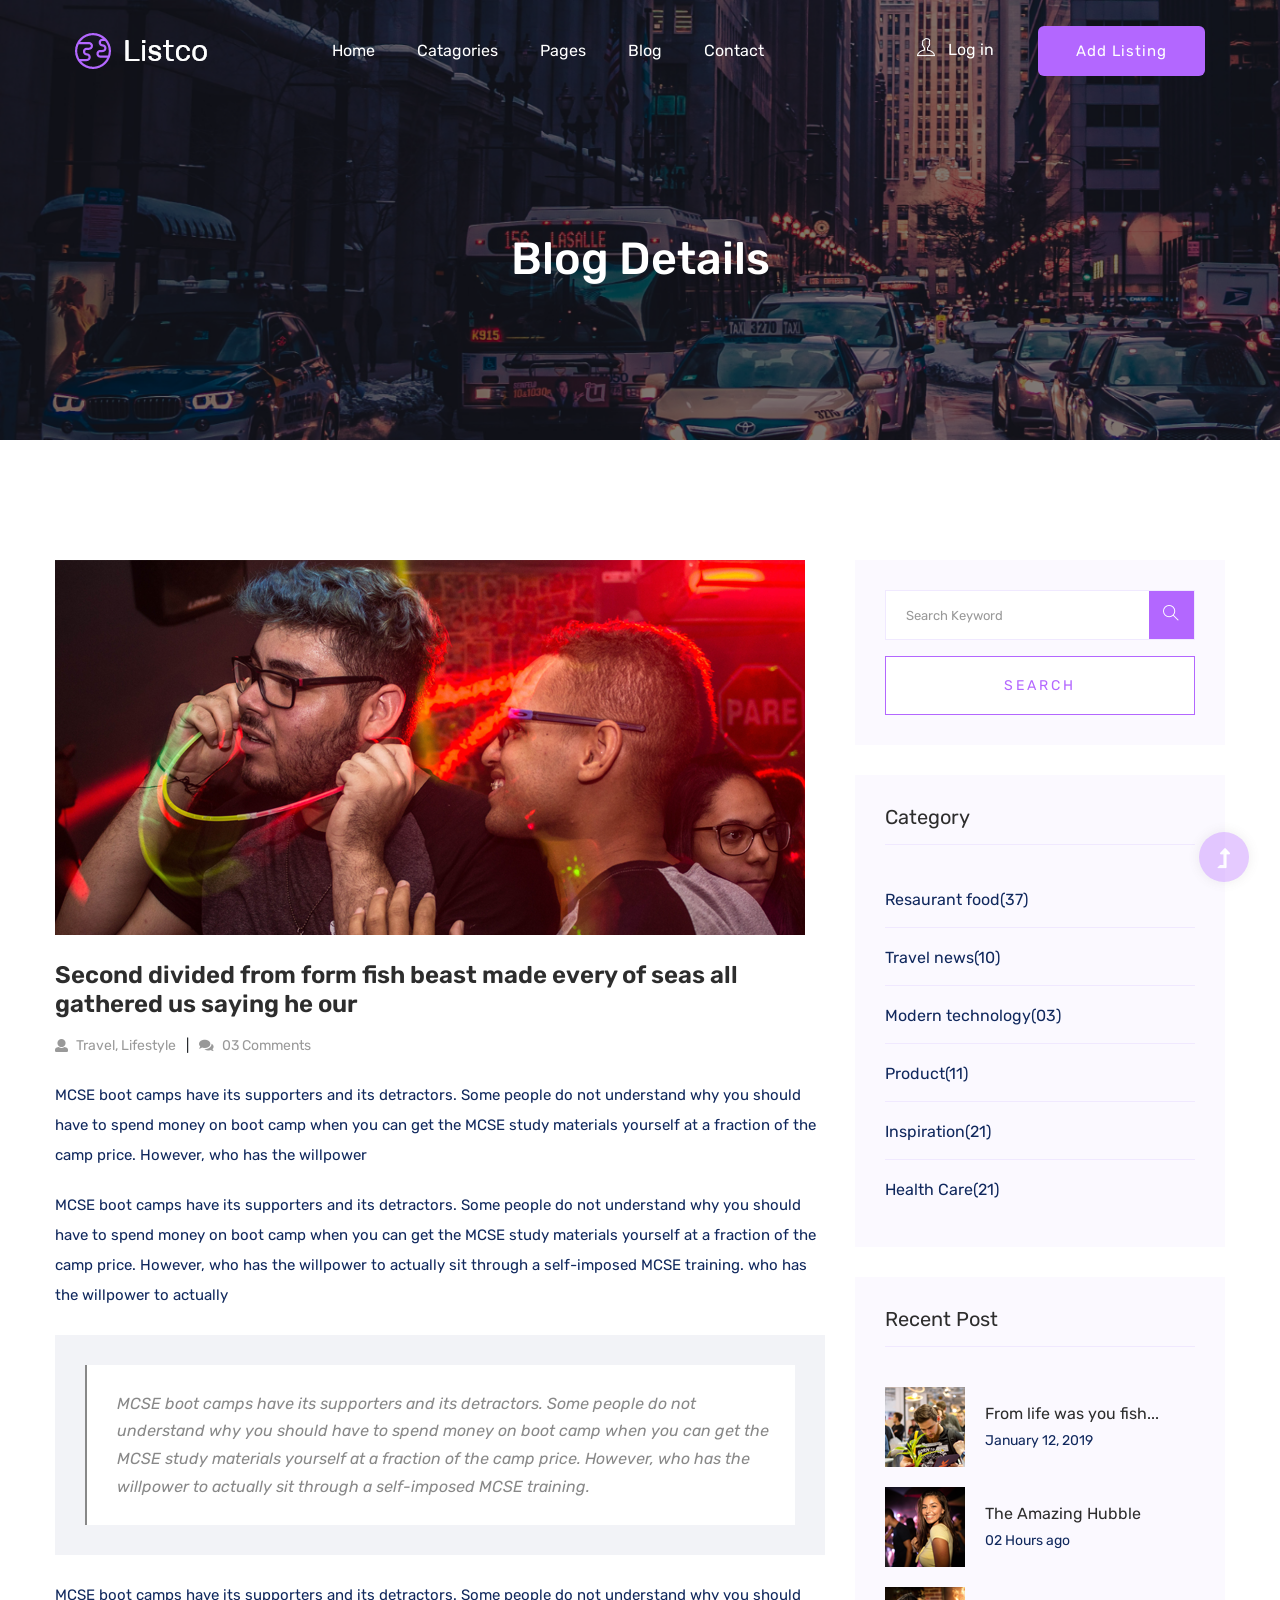
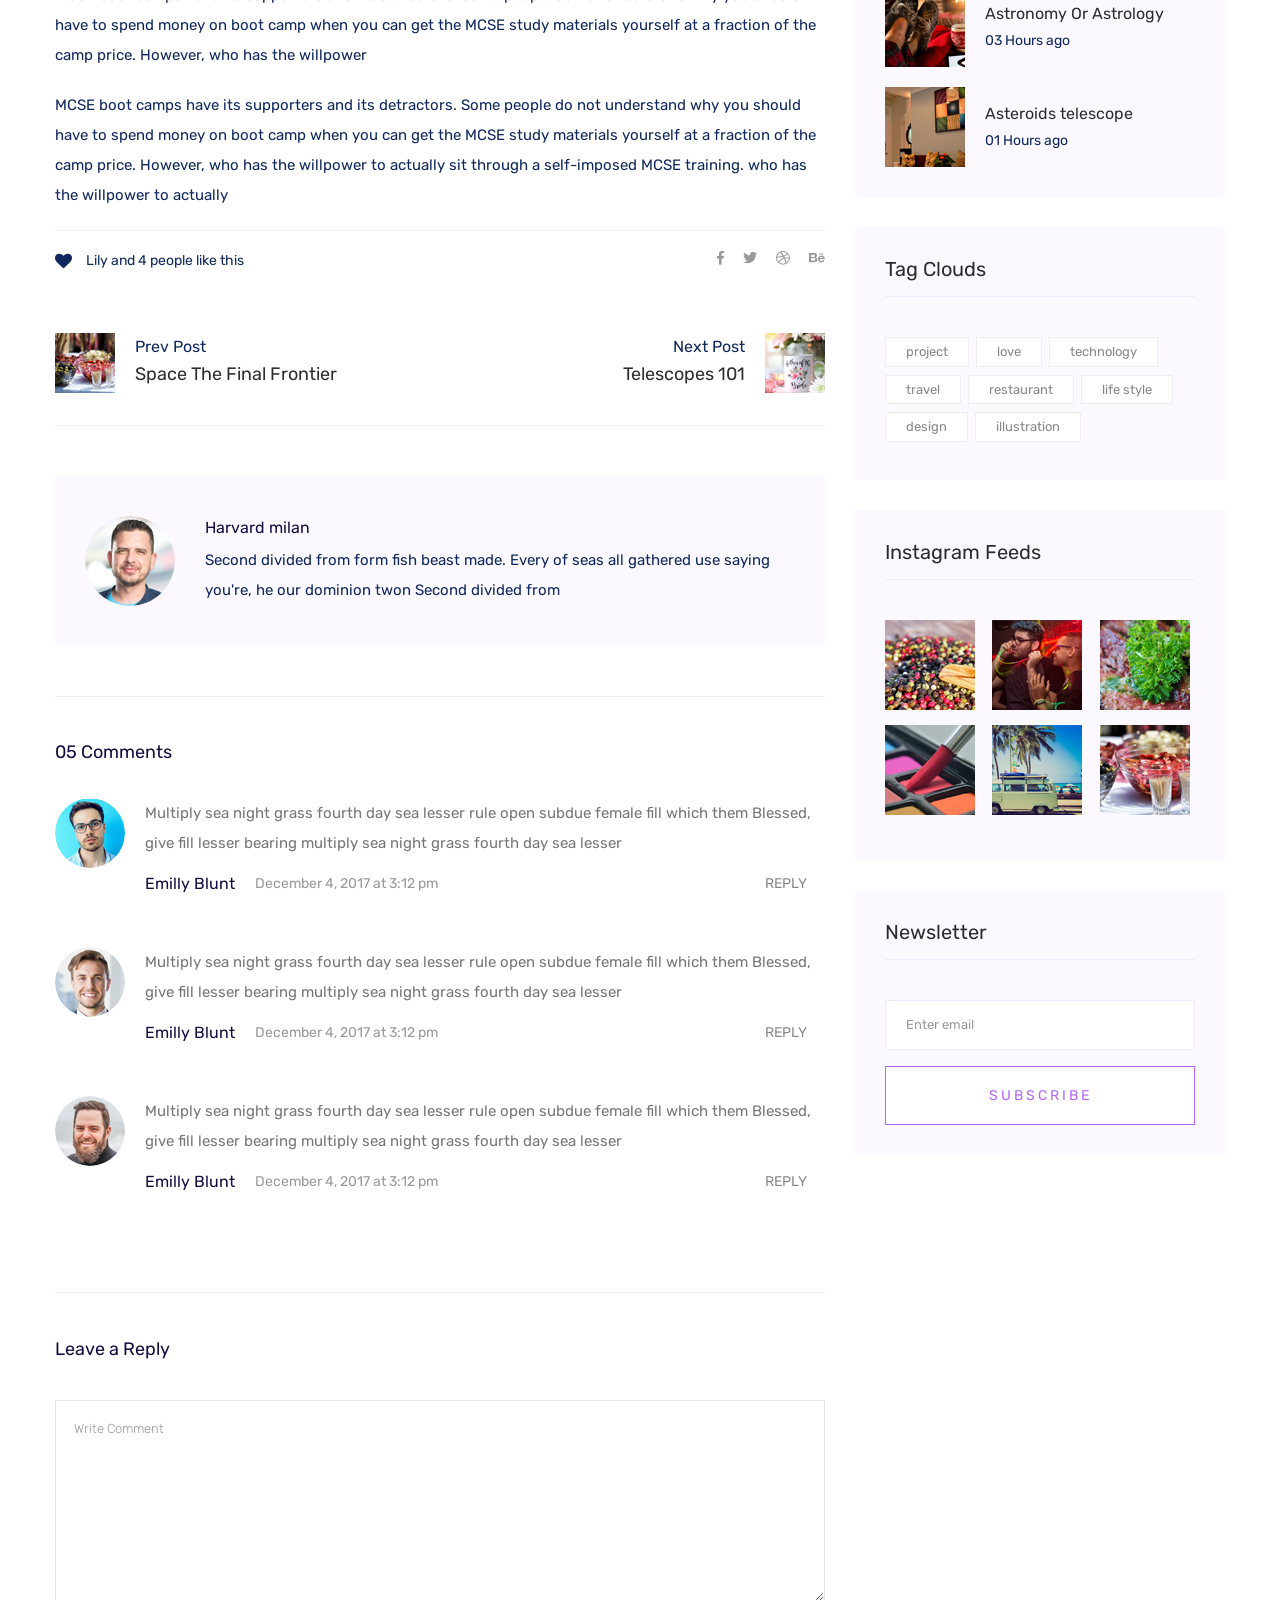
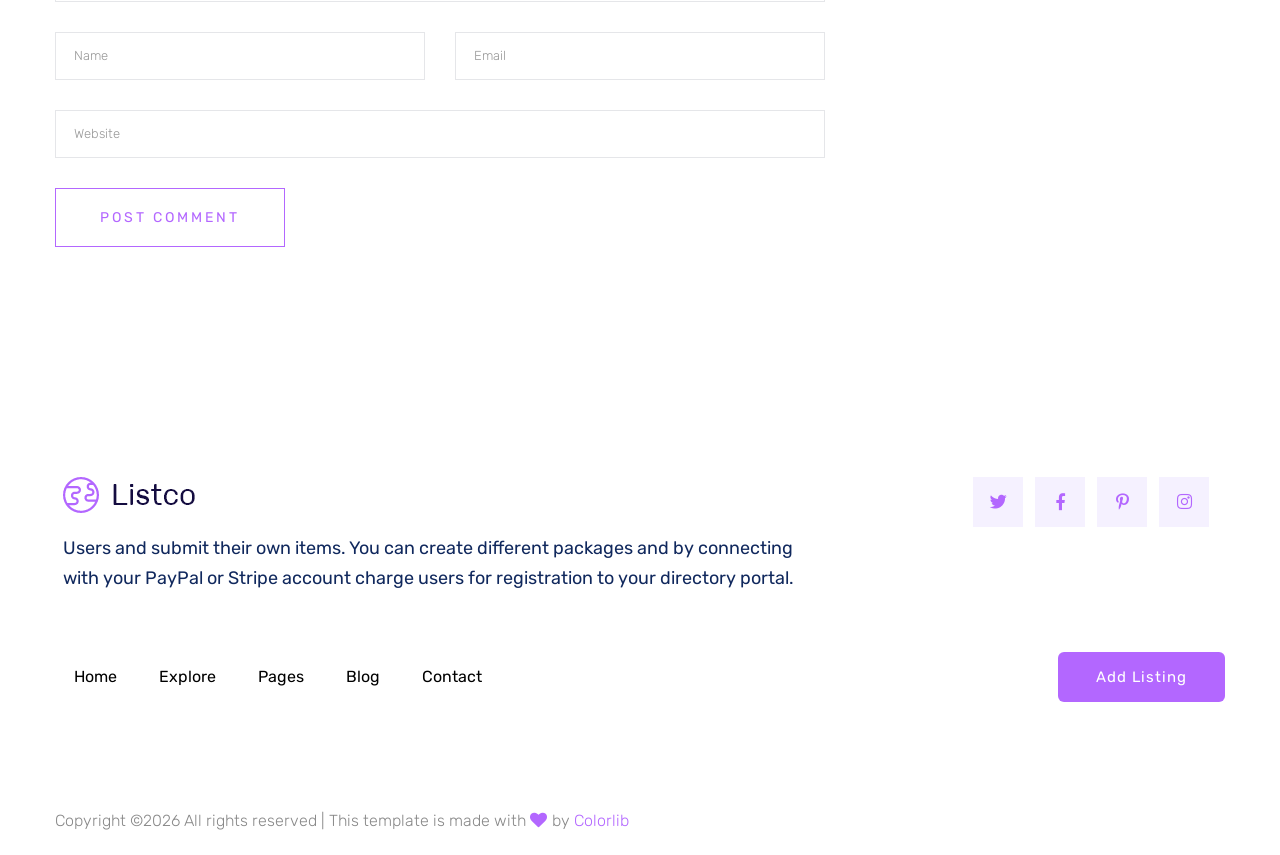
<file: WebContent/design/blog_details.html>
<!doctype html>
<html class="no-js" lang="zxx">
<head>
   <meta charset="utf-8">
   <meta http-equiv="x-ua-compatible" content="ie=edge">
   <title>DirectoryListing</title>
   <meta name="description" content="">
   <meta name="viewport" content="width=device-width, initial-scale=1">
   <link rel="shortcut icon" type="image/x-icon" href="assets/img/favicon.ico">

  <!-- CSS here -->
   <link rel="stylesheet" href="assets/css/bootstrap.min.css">
   <link rel="stylesheet" href="assets/css/owl.carousel.min.css">
   <link rel="stylesheet" href="assets/css/slicknav.css">
   <link rel="stylesheet" href="assets/css/animate.min.css">
   <link rel="stylesheet" href="assets/css/hamburgers.min.css">
   <link rel="stylesheet" href="assets/css/magnific-popup.css">
   <link rel="stylesheet" href="assets/css/fontawesome-all.min.css">
   <link rel="stylesheet" href="assets/css/themify-icons.css">
   <link rel="stylesheet" href="assets/css/slick.css">
   <link rel="stylesheet" href="assets/css/nice-select.css">
   <link rel="stylesheet" href="assets/css/style.css">
</head>

<body>
   <!--? Preloader Start -->
   <div id="preloader-active">
      <div class="preloader d-flex align-items-center justify-content-center">
          <div class="preloader-inner position-relative">
              <div class="preloader-circle"></div>
              <div class="preloader-img pere-text">
                  <img src="assets/img/logo/loder.png" alt="">
              </div>
          </div>
      </div>
   </div>
   <!-- Preloader Start -->
   <header>
      <!-- Header Start -->
      <div class="header-area header-transparent">
          <div class="main-header header-sticky">
              <div class="container-fluid">
                  <div class="menu-wrapper d-flex align-items-center justify-content-between">
                      <!-- Logo -->
                      <div class="logo">
                          <a href="index.html"><img src="assets/img/logo/logo.png" alt=""></a>
                      </div>
                      <!-- Main-menu -->
                      <div class="main-menu f-right d-none d-lg-block">
                          <nav>
                              <ul id="navigation">
                                  <li><a href="index.html">Home</a></li>
                                  <li><a href="listing.html">Catagories</a></li> 
                                  <li><a href="#">Pages</a>
                                      <ul class="submenu">
                                          <li><a href="directory_details.html">listing Details</a></li>
                                          <li><a href="listing.html">Catagories</a></li> 
                                      </ul>
                                  </li>
                                  <li><a href="blog.html">Blog</a>
                                      <ul class="submenu">
                                          <li><a href="blog.html">Blog</a></li>
                                          <li><a href="blog_details.html">Blog Details</a></li>
                                          <li><a href="elements.html">Elements</a></li>
                                      </ul>
                                  </li>
                                  <li><a href="contact.html">Contact</a></li>
                              </ul>
                          </nav>
                      </div>          
                      <!-- Header-btn -->
                      <div class="header-btns d-none d-lg-block f-right">
                          <a href="#" class="mr-40"><i class="ti-user"></i> Log in</a>
                          <a href="#" class="btn">Add Listing</a>
                      </div>
                      <!-- Mobile Menu -->
                      <div class="col-12">
                          <div class="mobile_menu d-block d-lg-none"></div>
                      </div>
                  </div>
              </div>
          </div>
      </div>
      <!-- Header End -->
   </header>
   <main>
      <!--? Hero Start -->
      <div class="slider-area2">
         <div class="slider-height3  hero-overly hero-bg4 d-flex align-items-center">
               <div class="container">
                  <div class="row">
                     <div class="col-xl-12">
                           <div class="hero-cap2 pt-20 text-center">
                              <h2>Blog Details</h2>
                           </div>
                     </div>
                  </div>
               </div>
         </div>
      </div>
      <!-- Hero End -->
      <!--? Blog Area Start -->
      <section class="blog_area single-post-area section-padding">
         <div class="container">
            <div class="row">
               <div class="col-lg-8 posts-list">
                  <div class="single-post">
                     <div class="feature-img">
                        <img class="img-fluid" src="assets/img/blog/single_blog_1.png" alt="">
                     </div>
                     <div class="blog_details">
                        <h2 style="color: #2d2d2d;">Second divided from form fish beast made every of seas
                           all gathered us saying he our
                        </h2>
                        <ul class="blog-info-link mt-3 mb-4">
                           <li><a href="#"><i class="fa fa-user"></i> Travel, Lifestyle</a></li>
                           <li><a href="#"><i class="fa fa-comments"></i> 03 Comments</a></li>
                        </ul>
                        <p class="excert">
                           MCSE boot camps have its supporters and its detractors. Some people do not understand why you
                           should have to spend money on boot camp when you can get the MCSE study materials yourself at a
                           fraction of the camp price. However, who has the willpower
                        </p>
                        <p>
                           MCSE boot camps have its supporters and its detractors. Some people do not understand why you
                           should have to spend money on boot camp when you can get the MCSE study materials yourself at a
                           fraction of the camp price. However, who has the willpower to actually sit through a
                           self-imposed MCSE training. who has the willpower to actually
                        </p>
                        <div class="quote-wrapper">
                           <div class="quotes">
                              MCSE boot camps have its supporters and its detractors. Some people do not understand why you
                              should have to spend money on boot camp when you can get the MCSE study materials yourself at
                              a fraction of the camp price. However, who has the willpower to actually sit through a
                              self-imposed MCSE training.
                           </div>
                        </div>
                        <p>
                           MCSE boot camps have its supporters and its detractors. Some people do not understand why you
                           should have to spend money on boot camp when you can get the MCSE study materials yourself at a
                           fraction of the camp price. However, who has the willpower
                        </p>
                        <p>
                           MCSE boot camps have its supporters and its detractors. Some people do not understand why you
                           should have to spend money on boot camp when you can get the MCSE study materials yourself at a
                           fraction of the camp price. However, who has the willpower to actually sit through a
                           self-imposed MCSE training. who has the willpower to actually
                        </p>
                     </div>
                  </div>
                  <div class="navigation-top">
                     <div class="d-sm-flex justify-content-between text-center">
                        <p class="like-info"><span class="align-middle"><i class="fa fa-heart"></i></span> Lily and 4
                           people like this</p>
                        <div class="col-sm-4 text-center my-2 my-sm-0">
                           <!-- <p class="comment-count"><span class="align-middle"><i class="fa fa-comment"></i></span> 06 Comments</p> -->
                        </div>
                        <ul class="social-icons">
                           <li><a href="https://www.facebook.com/sai4ull"><i class="fab fa-facebook-f"></i></a></li>
                           <li><a href="#"><i class="fab fa-twitter"></i></a></li>
                           <li><a href="#"><i class="fab fa-dribbble"></i></a></li>
                           <li><a href="#"><i class="fab fa-behance"></i></a></li>
                        </ul>
                     </div>
                     <div class="navigation-area">
                        <div class="row">
                           <div
                              class="col-lg-6 col-md-6 col-12 nav-left flex-row d-flex justify-content-start align-items-center">
                              <div class="thumb">
                                 <a href="#">
                                    <img class="img-fluid" src="assets/img/post/preview.png" alt="">
                                 </a>
                              </div>
                              <div class="arrow">
                                 <a href="#">
                                    <span class="lnr text-white ti-arrow-left"></span>
                                 </a>
                              </div>
                              <div class="detials">
                                 <p>Prev Post</p>
                                 <a href="#">
                                    <h4 style="color: #2d2d2d;">Space The Final Frontier</h4>
                                 </a>
                              </div>
                           </div>
                           <div
                              class="col-lg-6 col-md-6 col-12 nav-right flex-row d-flex justify-content-end align-items-center">
                              <div class="detials">
                                 <p>Next Post</p>
                                 <a href="#">
                                    <h4 style="color: #2d2d2d;">Telescopes 101</h4>
                                 </a>
                              </div>
                              <div class="arrow">
                                 <a href="#">
                                    <span class="lnr text-white ti-arrow-right"></span>
                                 </a>
                              </div>
                              <div class="thumb">
                                 <a href="#">
                                    <img class="img-fluid" src="assets/img/post/next.png" alt="">
                                 </a>
                              </div>
                           </div>
                        </div>
                     </div>
                  </div>
                  <div class="blog-author">
                     <div class="media align-items-center">
                        <img src="assets/img/blog/author.png" alt="">
                        <div class="media-body">
                           <a href="#">
                              <h4>Harvard milan</h4>
                           </a>
                           <p>Second divided from form fish beast made. Every of seas all gathered use saying you're, he
                              our dominion twon Second divided from</p>
                        </div>
                     </div>
                  </div>
                  <div class="comments-area">
                     <h4>05 Comments</h4>
                     <div class="comment-list">
                        <div class="single-comment justify-content-between d-flex">
                           <div class="user justify-content-between d-flex">
                              <div class="thumb">
                                 <img src="assets/img/blog/comment_1.png" alt="">
                              </div>
                              <div class="desc">
                                 <p class="comment">
                                    Multiply sea night grass fourth day sea lesser rule open subdue female fill which them
                                    Blessed, give fill lesser bearing multiply sea night grass fourth day sea lesser
                                 </p>
                                 <div class="d-flex justify-content-between">
                                    <div class="d-flex align-items-center">
                                       <h5>
                                          <a href="#">Emilly Blunt</a>
                                       </h5>
                                       <p class="date">December 4, 2017 at 3:12 pm </p>
                                    </div>
                                    <div class="reply-btn">
                                       <a href="#" class="btn-reply text-uppercase">reply</a>
                                    </div>
                                 </div>
                              </div>
                           </div>
                        </div>
                     </div>
                     <div class="comment-list">
                        <div class="single-comment justify-content-between d-flex">
                           <div class="user justify-content-between d-flex">
                              <div class="thumb">
                                 <img src="assets/img/blog/comment_2.png" alt="">
                              </div>
                              <div class="desc">
                                 <p class="comment">
                                    Multiply sea night grass fourth day sea lesser rule open subdue female fill which them
                                    Blessed, give fill lesser bearing multiply sea night grass fourth day sea lesser
                                 </p>
                                 <div class="d-flex justify-content-between">
                                    <div class="d-flex align-items-center">
                                       <h5>
                                          <a href="#">Emilly Blunt</a>
                                       </h5>
                                       <p class="date">December 4, 2017 at 3:12 pm </p>
                                    </div>
                                    <div class="reply-btn">
                                       <a href="#" class="btn-reply text-uppercase">reply</a>
                                    </div>
                                 </div>
                              </div>
                           </div>
                        </div>
                     </div>
                     <div class="comment-list">
                        <div class="single-comment justify-content-between d-flex">
                           <div class="user justify-content-between d-flex">
                              <div class="thumb">
                                 <img src="assets/img/blog/comment_3.png" alt="">
                              </div>
                              <div class="desc">
                                 <p class="comment">
                                    Multiply sea night grass fourth day sea lesser rule open subdue female fill which them
                                    Blessed, give fill lesser bearing multiply sea night grass fourth day sea lesser
                                 </p>
                                 <div class="d-flex justify-content-between">
                                    <div class="d-flex align-items-center">
                                       <h5>
                                          <a href="#">Emilly Blunt</a>
                                       </h5>
                                       <p class="date">December 4, 2017 at 3:12 pm </p>
                                    </div>
                                    <div class="reply-btn">
                                       <a href="#" class="btn-reply text-uppercase">reply</a>
                                    </div>
                                 </div>
                              </div>
                           </div>
                        </div>
                     </div>
                  </div>
                  <div class="comment-form">
                     <h4>Leave a Reply</h4>
                     <form class="form-contact comment_form" action="#" id="commentForm">
                        <div class="row">
                           <div class="col-12">
                              <div class="form-group">
                                 <textarea class="form-control w-100" name="comment" id="comment" cols="30" rows="9"
                                    placeholder="Write Comment"></textarea>
                              </div>
                           </div>
                           <div class="col-sm-6">
                              <div class="form-group">
                                 <input class="form-control" name="name" id="name" type="text" placeholder="Name">
                              </div>
                           </div>
                           <div class="col-sm-6">
                              <div class="form-group">
                                 <input class="form-control" name="email" id="email" type="email" placeholder="Email">
                              </div>
                           </div>
                           <div class="col-12">
                              <div class="form-group">
                                 <input class="form-control" name="website" id="website" type="text" placeholder="Website">
                              </div>
                           </div>
                        </div>
                        <div class="form-group">
                           <button type="submit" class="button button-contactForm btn_1 boxed-btn">Post Comment</button>
                        </div>
                     </form>
                  </div>
               </div>
               <div class="col-lg-4">
                  <div class="blog_right_sidebar">
                     <aside class="single_sidebar_widget search_widget">
                        <form action="#">
                           <div class="form-group">
                              <div class="input-group mb-3">
                                 <input type="text" class="form-control" placeholder='Search Keyword'
                                    onfocus="this.placeholder = ''" onblur="this.placeholder = 'Search Keyword'">
                                 <div class="input-group-append">
                                    <button class="btns" type="button"><i class="ti-search"></i></button>
                                 </div>
                              </div>
                           </div>
                           <button class="button rounded-0 primary-bg text-white w-100 btn_1 boxed-btn"
                              type="submit">Search</button>
                        </form>
                     </aside>
                     <aside class="single_sidebar_widget post_category_widget">
                        <h4 class="widget_title" style="color: #2d2d2d;">Category</h4>
                        <ul class="list cat-list">
                           <li>
                              <a href="#" class="d-flex">
                                 <p>Resaurant food</p>
                                 <p>(37)</p>
                              </a>
                           </li>
                           <li>
                              <a href="#" class="d-flex">
                                 <p>Travel news</p>
                                 <p>(10)</p>
                              </a>
                           </li>
                           <li>
                              <a href="#" class="d-flex">
                                 <p>Modern technology</p>
                                 <p>(03)</p>
                              </a>
                           </li>
                           <li>
                              <a href="#" class="d-flex">
                                 <p>Product</p>
                                 <p>(11)</p>
                              </a>
                           </li>
                           <li>
                              <a href="#" class="d-flex">
                                 <p>Inspiration</p>
                                 <p>(21)</p>
                              </a>
                           </li>
                           <li>
                              <a href="#" class="d-flex">
                                 <p>Health Care</p>
                                 <p>(21)</p>
                              </a>
                           </li>
                        </ul>
                     </aside>
                     <aside class="single_sidebar_widget popular_post_widget">
                        <h3 class="widget_title" style="color: #2d2d2d;">Recent Post</h3>
                        <div class="media post_item">
                           <img src="assets/img/post/post_1.png" alt="post">
                           <div class="media-body">
                              <a href="blog_details.html">
                                 <h3 style="color: #2d2d2d;">From life was you fish...</h3>
                              </a>
                              <p>January 12, 2019</p>
                           </div>
                        </div>
                        <div class="media post_item">
                           <img src="assets/img/post/post_2.png" alt="post">
                           <div class="media-body">
                              <a href="blog_details.html">
                                 <h3 style="color: #2d2d2d;">The Amazing Hubble</h3>
                              </a>
                              <p>02 Hours ago</p>
                           </div>
                        </div>
                        <div class="media post_item">
                           <img src="assets/img/post/post_3.png" alt="post">
                           <div class="media-body">
                              <a href="blog_details.html">
                                 <h3 style="color: #2d2d2d;">Astronomy Or Astrology</h3>
                              </a>
                              <p>03 Hours ago</p>
                           </div>
                        </div>
                        <div class="media post_item">
                           <img src="assets/img/post/post_4.png" alt="post">
                           <div class="media-body">
                              <a href="blog_details.html">
                                 <h3 style="color: #2d2d2d;">Asteroids telescope</h3>
                              </a>
                              <p>01 Hours ago</p>
                           </div>
                        </div>
                     </aside>
                     <aside class="single_sidebar_widget tag_cloud_widget">
                        <h4 class="widget_title" style="color: #2d2d2d;">Tag Clouds</h4>
                        <ul class="list">
                           <li>
                              <a href="#">project</a>
                           </li>
                           <li>
                              <a href="#">love</a>
                           </li>
                           <li>
                              <a href="#">technology</a>
                           </li>
                           <li>
                              <a href="#">travel</a>
                           </li>
                           <li>
                              <a href="#">restaurant</a>
                           </li>
                           <li>
                              <a href="#">life style</a>
                           </li>
                           <li>
                              <a href="#">design</a>
                           </li>
                           <li>
                              <a href="#">illustration</a>
                           </li>
                        </ul>
                     </aside>
                     <aside class="single_sidebar_widget instagram_feeds">
                        <h4 class="widget_title" style="color: #2d2d2d;">Instagram Feeds</h4>
                        <ul class="instagram_row flex-wrap">
                           <li>
                              <a href="#">
                                 <img class="img-fluid" src="assets/img/post/post_5.png" alt="">
                              </a>
                           </li>
                           <li>
                              <a href="#">
                                 <img class="img-fluid" src="assets/img/post/post_6.png" alt="">
                              </a>
                           </li>
                           <li>
                              <a href="#">
                                 <img class="img-fluid" src="assets/img/post/post_7.png" alt="">
                              </a>
                           </li>
                           <li>
                              <a href="#">
                                 <img class="img-fluid" src="assets/img/post/post_8.png" alt="">
                              </a>
                           </li>
                           <li>
                              <a href="#">
                                 <img class="img-fluid" src="assets/img/post/post_9.png" alt="">
                              </a>
                           </li>
                           <li>
                              <a href="#">
                                 <img class="img-fluid" src="assets/img/post/post_10.png" alt="">
                              </a>
                           </li>
                        </ul>
                     </aside>
                     <aside class="single_sidebar_widget newsletter_widget">
                        <h4 class="widget_title" style="color: #2d2d2d;">Newsletter</h4>
                        <form action="#">
                           <div class="form-group">
                              <input type="email" class="form-control" onfocus="this.placeholder = ''"
                                 onblur="this.placeholder = 'Enter email'" placeholder='Enter email' required>
                           </div>
                           <button class="button rounded-0 primary-bg text-white w-100 btn_1 boxed-btn" type="submit">Subscribe</button>
                        </form>
                     </aside>
                  </div>
               </div>
            </div>
         </div>
      </section>
      <!-- Blog Area End -->
        <!-- Want To work 02-->
        <section class="wantToWork-area">
         <div class="container">
             <div class="wants-wrapper w-padding2">
                 <div class="row justify-content-between">
                     <div class="col-xl-8 col-lg-8 col-md-7">
                         <div class="wantToWork-caption wantToWork-caption2">
                             <img src="assets/img/logo/logo2_footer.png" alt="" class="mb-20">
                             <p>Users and submit their own items. You can create different packages and by connecting with your
                                 PayPal or Stripe account charge users for registration to your directory portal.</p>
                         </div>
                     </div>
                     <div class="col-xl-4 col-lg-4 col-md-5">
                         <div class="footer-social f-right sm-left">
                             <a href="#"><i class="fab fa-twitter"></i></a>
                             <a href="https://bit.ly/sai4ull"><i class="fab fa-facebook-f"></i></a>
                             <a href="#"><i class="fab fa-pinterest-p"></i></a>
                             <a href="#"><i class="fab fa-instagram"></i></a>
                         </div>
                     </div>
                 </div>
             </div>
         </div>
     </section>
     <!-- Want To work End -->
     <!-- Want To work 01-->
     <section class="wantToWork-area">
         <div class="container">
             <div class="wants-wrapper">
                 <div class="row align-items-center justify-content-between">
                     <div class="col-xl-7 col-lg-9 col-md-8">
                         <div class="wantToWork-caption wantToWork-caption2">
                             <div class="main-menu2">
                                 <nav>
                                     <ul>
                                         <li><a href="index.html">Home</a></li>
                                         <li><a href="explore.html">Explore</a></li> 
                                         <li><a href="pages.html">Pages</a></li>
                                         <li><a href="blog.html">Blog</a></li>
                                         <li><a href="contact.html">Contact</a></li>
                                     </ul>
                                 </nav>
                             </div>
                         </div>
                     </div>
                     <div class="col-xl-2 col-lg-3 col-md-4">
                         <a href="#" class="btn f-right sm-left">Add Listing</a>
                     </div>
                 </div>
             </div>
         </div>
     </section>
     <!-- Want To work End -->
 </main>
 <footer>
     <div class="footer-wrapper pt-30">
         <!-- footer-bottom -->
         <div class="footer-bottom-area">
             <div class="container">
                 <div class="footer-border">
                     <div class="row d-flex justify-content-between align-items-center">
                         <div class="col-xl-10 col-lg-9 ">
                             <div class="footer-copy-right">
                                 <p><!-- Link back to Colorlib can't be removed. Template is licensed under CC BY 3.0. -->
  Copyright &copy;<script>document.write(new Date().getFullYear());</script> All rights reserved | This template is made with <i class="fa fa-heart" aria-hidden="true"></i> by <a href="https://colorlib.com" target="_blank">Colorlib</a>
  <!-- Link back to Colorlib can't be removed. Template is licensed under CC BY 3.0. --></p>
                             </div>
                         </div>
                     </div>
                 </div>
             </div>
         </div>
     </div>
 </footer>
   <!-- Scroll Up -->
   <div id="back-top" >
         <a title="Go to Top" href="#"> <i class="fas fa-level-up-alt"></i></a>
   </div>

      <!-- JS here -->

      <script src="./assets/js/vendor/modernizr-3.5.0.min.js"></script>
      <!-- Jquery, Popper, Bootstrap -->
      <script src="./assets/js/vendor/jquery-1.12.4.min.js"></script>
      <script src="./assets/js/popper.min.js"></script>
      <script src="./assets/js/bootstrap.min.js"></script>
      <!-- Jquery Mobile Menu -->
      <script src="./assets/js/jquery.slicknav.min.js"></script>

      <!-- Jquery Slick , Owl-Carousel Plugins -->
      <script src="./assets/js/owl.carousel.min.js"></script>
      <script src="./assets/js/slick.min.js"></script>
      <!-- One Page, Animated-HeadLin -->
      <script src="./assets/js/wow.min.js"></script>
      <script src="./assets/js/animated.headline.js"></script>
      <script src="./assets/js/jquery.magnific-popup.js"></script>

      <!-- Date Picker -->
      <script src="./assets/js/gijgo.min.js"></script>
      <!-- Nice-select, sticky -->
      <script src="./assets/js/jquery.nice-select.min.js"></script>
      <script src="./assets/js/jquery.sticky.js"></script>
      
      <!-- counter , waypoint,Hover Direction -->
      <script src="./assets/js/jquery.counterup.min.js"></script>
      <script src="./assets/js/waypoints.min.js"></script>
      <script src="./assets/js/jquery.countdown.min.js"></script>
      <script src="./assets/js/hover-direction-snake.min.js"></script>

      <!-- contact js -->
      <script src="./assets/js/contact.js"></script>
      <script src="./assets/js/jquery.form.js"></script>
      <script src="./assets/js/jquery.validate.min.js"></script>
      <script src="./assets/js/mail-script.js"></script>
      <script src="./assets/js/jquery.ajaxchimp.min.js"></script>
      
      <!-- Jquery Plugins, main Jquery -->	
      <script src="./assets/js/plugins.js"></script>
      <script src="./assets/js/main.js"></script>


      
   </body>
</html>
</file>
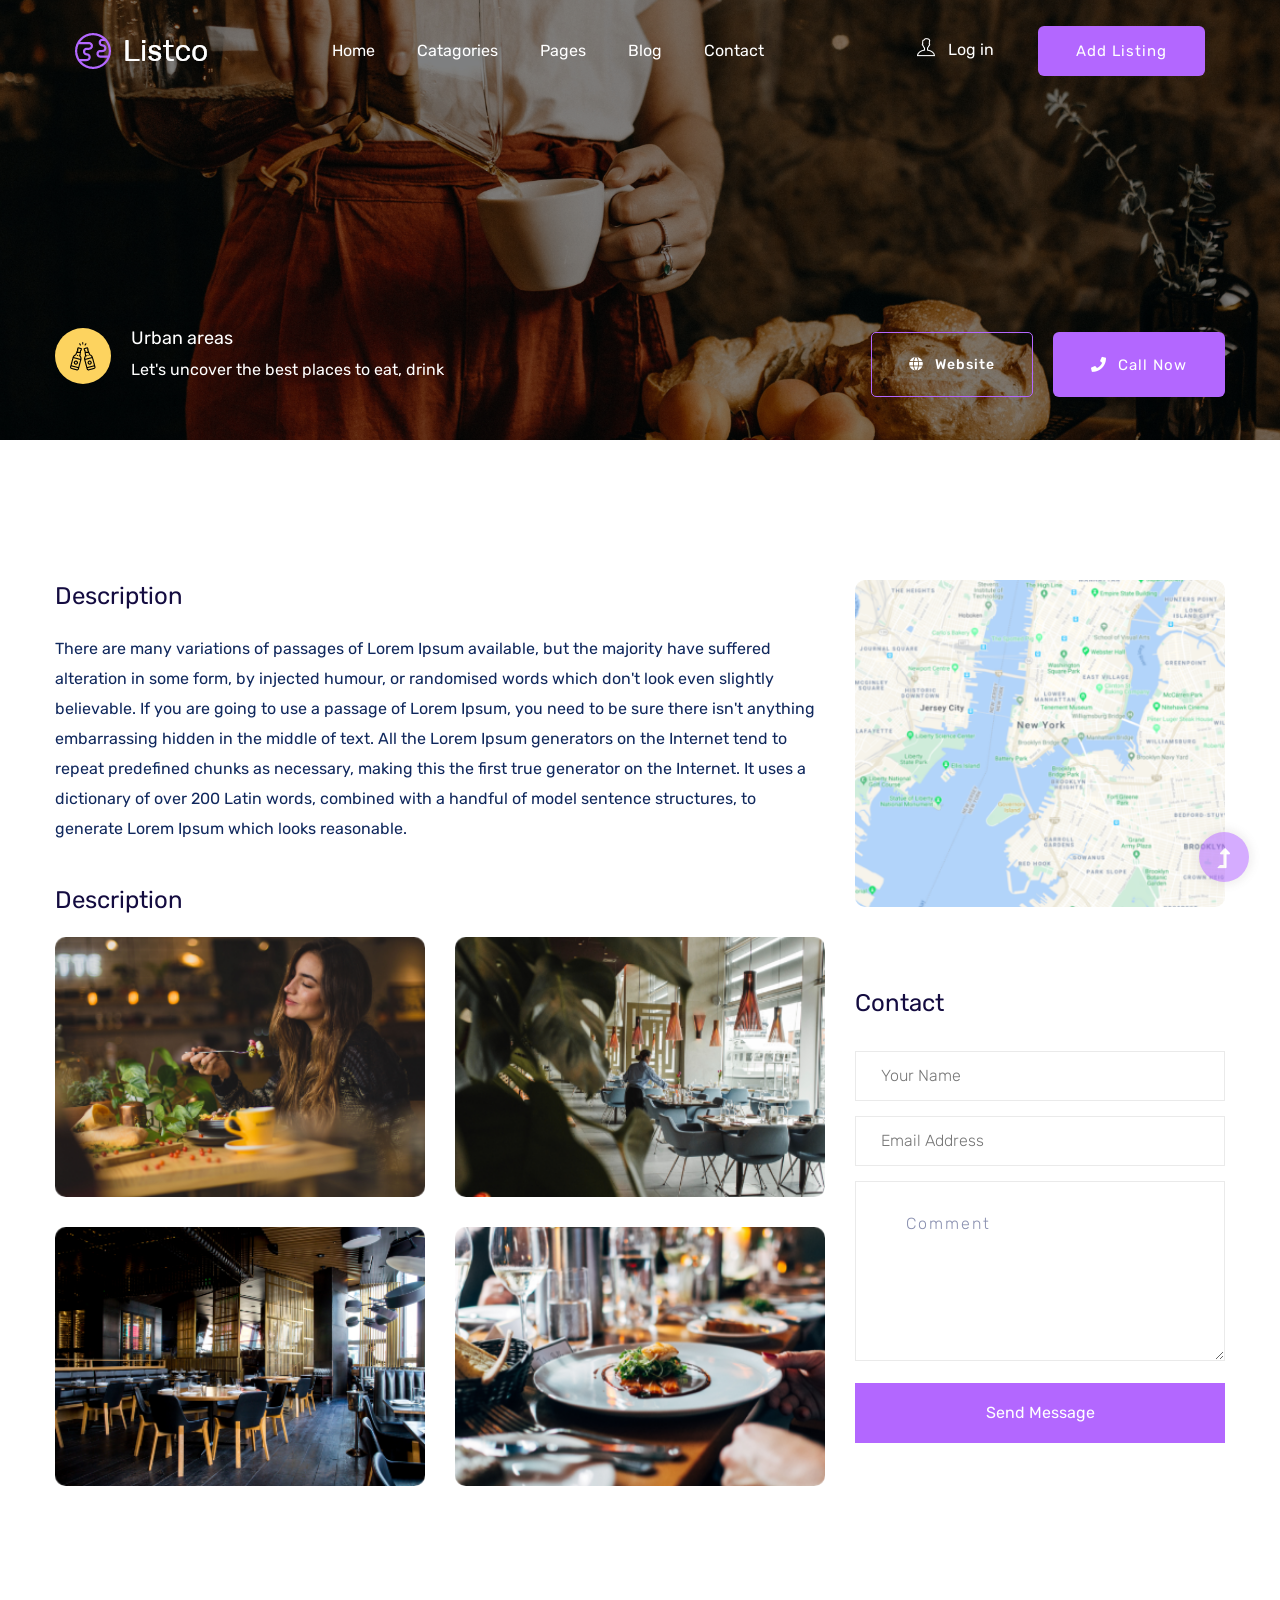
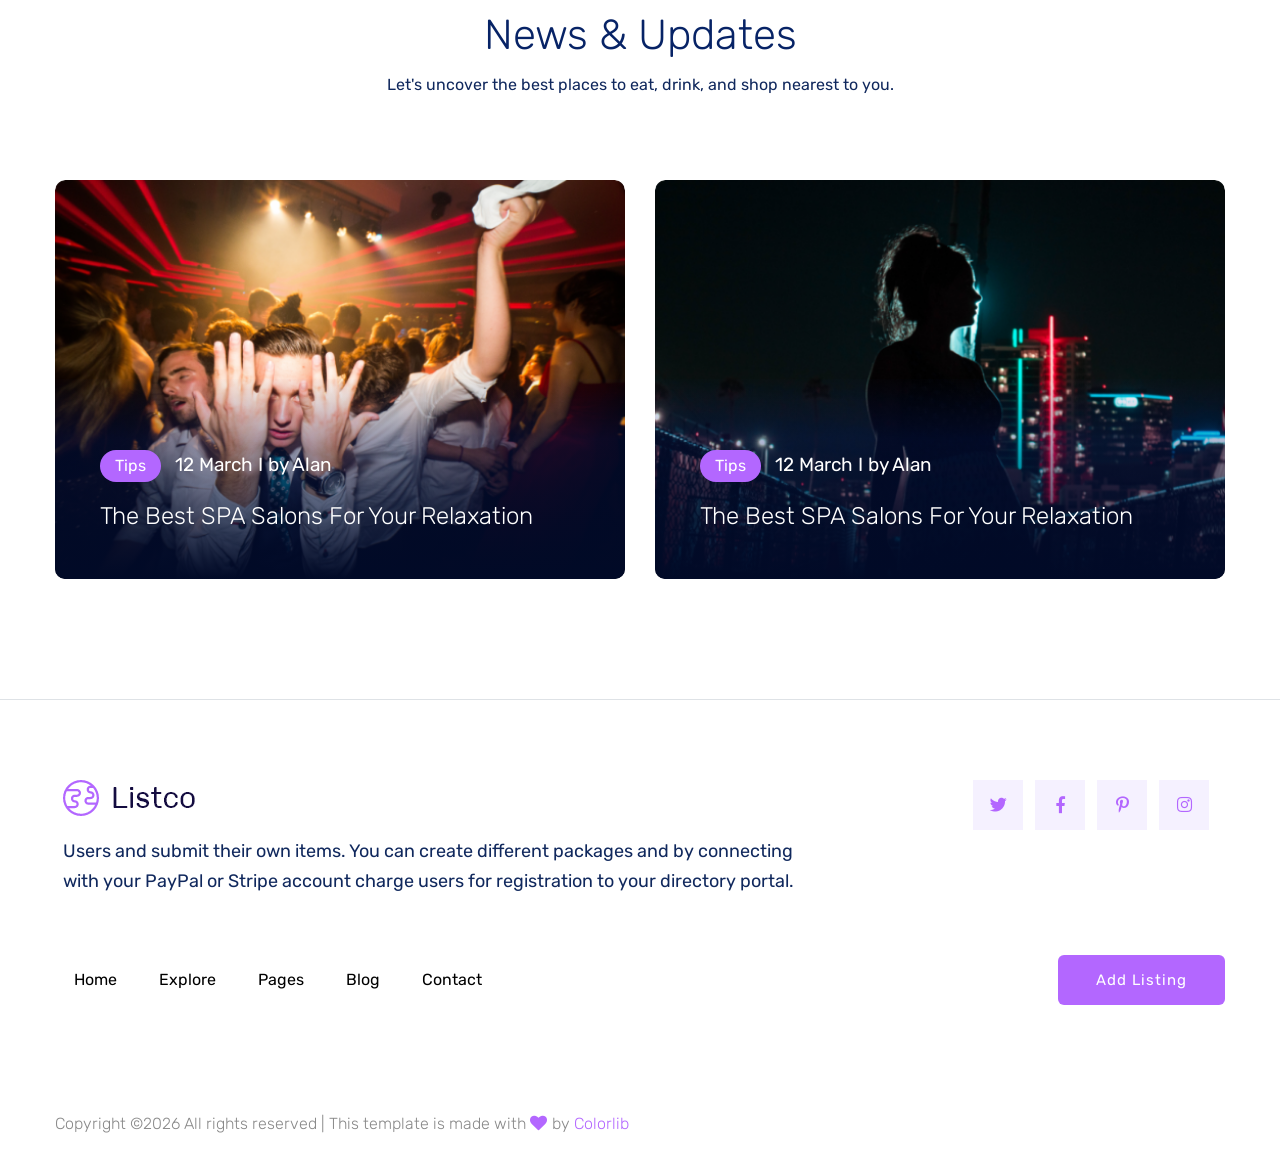
<file: WebContent/design/directory_details.html>
<!doctype html>
<html class="no-js" lang="zxx">
<head>
    <meta charset="utf-8">
    <meta http-equiv="x-ua-compatible" content="ie=edge">
    <title>DirectoryListing</title>
    <meta name="description" content="">
    <meta name="viewport" content="width=device-width, initial-scale=1">
    <link rel="manifest" href="site.webmanifest">
    <link rel="shortcut icon" type="image/x-icon" href="assets/img/favicon.ico">

	<!-- CSS here -->
	<link rel="stylesheet" href="assets/css/bootstrap.min.css">
	<link rel="stylesheet" href="assets/css/owl.carousel.min.css">
	<link rel="stylesheet" href="assets/css/slicknav.css">
    <link rel="stylesheet" href="assets/css/flaticon.css">
    <link rel="stylesheet" href="assets/css/progressbar_barfiller.css">
    <link rel="stylesheet" href="assets/css/gijgo.css">
    <link rel="stylesheet" href="assets/css/animate.min.css">
    <link rel="stylesheet" href="assets/css/animated-headline.css">
	<link rel="stylesheet" href="assets/css/magnific-popup.css">
	<link rel="stylesheet" href="assets/css/fontawesome-all.min.css">
	<link rel="stylesheet" href="assets/css/themify-icons.css">
	<link rel="stylesheet" href="assets/css/slick.css">
	<link rel="stylesheet" href="assets/css/nice-select.css">
	<link rel="stylesheet" href="assets/css/style.css">
</head>
<body>
    <!-- ? Preloader Start -->
    <div id="preloader-active">
        <div class="preloader d-flex align-items-center justify-content-center">
            <div class="preloader-inner position-relative">
                <div class="preloader-circle"></div>
                <div class="preloader-img pere-text">
                    <img src="assets/img/logo/loder.png" alt="">
                </div>
            </div>
        </div>
    </div>
    <!-- Preloader Start -->
    <header>
        <!-- Header Start -->
        <div class="header-area header-transparent">
            <div class="main-header header-sticky">
                <div class="container-fluid">
                    <div class="menu-wrapper d-flex align-items-center justify-content-between">
                        <!-- Logo -->
                        <div class="logo">
                            <a href="index.html"><img src="assets/img/logo/logo.png" alt=""></a>
                        </div>
                        <!-- Main-menu -->
                        <div class="main-menu f-right d-none d-lg-block">
                            <nav>
                                <ul id="navigation">
                                    <li><a href="index.html">Home</a></li>
                                    <li><a href="listing.html">Catagories</a></li> 
                                    <li><a href="#">Pages</a>
                                        <ul class="submenu">
                                            <li><a href="directory_details.html">listing Details</a></li>
                                            <li><a href="listing.html">Catagories</a></li> 
                                        </ul>
                                    </li>
                                    <li><a href="blog.html">Blog</a>
                                        <ul class="submenu">
                                            <li><a href="blog.html">Blog</a></li>
                                            <li><a href="blog_details.html">Blog Details</a></li>
                                            <li><a href="elements.html">Elements</a></li>
                                        </ul>
                                    </li>
                                    <li><a href="contact.html">Contact</a></li>
                                </ul>
                            </nav>
                        </div>          
                        <!-- Header-btn -->
                        <div class="header-btns d-none d-lg-block f-right">
                            <a href="#" class="mr-40"><i class="ti-user"></i> Log in</a>
                            <a href="#" class="btn">Add Listing</a>
                        </div>
                        <!-- Mobile Menu -->
                        <div class="col-12">
                            <div class="mobile_menu d-block d-lg-none"></div>
                        </div>
                    </div>
                </div>
            </div>
        </div>
        <!-- Header End -->
    </header>
    <main>
    <!--? Hero Area Start-->
    <div class="slider-area hero-bg3 hero-overly">
        <div class="single-slider   slider-height2 d-flex align-items-end">
            <div class="container">
                <div class="directory-details-head">
                    <section class="wantToWork-area">
                        <div class="wants-wrapper w-padding3">
                            <div class="row align-items-center justify-content-between">
                                <div class="col-xl-8">
                                  <div class="details-cap d-flex">
                                    <div class="icon">
                                        <img src="assets/img/gallery/categori_icon1.png" alt=""> 
                                    </div>
                                    <div class="properties__caption">
                                        <h3><a href="#">Urban areas</a></h3>
                                        <p>Let's uncover the best places to eat, drink</p>
                                    </div>
                                  </div>
                                </div>
                                <div class="col-xl-4">
                                    <div class="double-btn f-right  d-flex flex-wrap">
                                        <a href="#" class="border-btn w-btn wantToWork-btn mr-20"><i class="fas fa-globe"></i>Website</a>
                                        <a href="#" class="btn w-btn wantToWork-btn"><i class="fas fa-phone"></i>Call Now</a>
                                    </div>
                                </div>
                            </div>
                        </div>
                    </section>
                </div>
            </div>
        </div>
    </div>
   <!-- Directory Details start -->
    <div class="directory-details pt-padding">
        <div class="container">
            <div class="row">
                <div class="col-lg-8">
                    <div class="small-tittle mb-20">
                        <h2>Description</h2>
                    </div>
                    <div class="directory-cap mb-40">
                        <p>There are many variations of passages of Lorem Ipsum available, but the majority have suffered alteration in some form, by injected humour, or randomised words which don't look even slightly believable. If you are going to use a passage of Lorem Ipsum, you need to be sure there isn't anything embarrassing hidden in the middle of text. All the Lorem Ipsum generators on the Internet tend to repeat predefined chunks as necessary, making this the first true generator on the Internet. It uses a dictionary of over 200 Latin words, combined with a handful of model sentence structures, to generate Lorem Ipsum which looks reasonable.</p>
                    </div>
                    <div class="small-tittle mb-20">
                        <h2>Description</h2>
                    </div>
                    <div class="gallery-img">
                        <div class="row">
                            <div class="col-lg-6">
                                <img src="assets/img/gallery/gallery1.png" class="mb-30" alt="">
                            </div>
                            <div class="col-lg-6">
                                <img src="assets/img/gallery/gallery2.png" class="mb-30" alt="">
                            </div>
                            <div class="col-lg-6">
                                <img src="assets/img/gallery/gallery3.png"  class="mb-30"alt="">
                            </div>
                            <div class="col-lg-6">
                                <img src="assets/img/gallery/gallery4.png"  class="mb-30"alt="">
                            </div>
                        </div>
                    </div>
                </div>
                <div class="col-lg-4">
                    <div class="map">
                        <img src="assets/img/gallery/map.png" alt="">
                    </div>
                    <div class="form-wrapper pt-80">
                        <div class="row ">
                            <div class="col-xl-12">
                                <div class="small-tittle mb-30">
                                    <h2>Contact</h2>
                                </div>
                            </div>
                        </div>
                        <form id="contact-form" action="#" method="POST">
                            <div class="row">
                                <div class="col-lg-12">
                                    <div class="form-box user-icon mb-15">
                                        <input type="text" name="name" placeholder="Your name">
                                    </div>
                                </div>
                                <div class="col-lg-12">
                                    <div class="form-box email-icon mb-15">
                                        <input type="text" name="email" placeholder="Email address">
                                    </div>
                                </div>
                                <div class="col-lg-12">
                                    <div class="form-box message-icon mb-15">
                                        <textarea name="message" id="message" placeholder="Comment"></textarea>
                                    </div>
                                    <div class="submit-info">
                                        <button class="submit-btn2" type="submit">Send Message</button>
                                    </div>
                                </div>
                            </div>
                        </form> 
                    </div>
                </div>
            </div>
        </div>
    </div>
   <!-- Directory Details End -->
    <!--? Popular Locations Start 01-->
    <div class="popular-location border-bottom section-padding40">
        <div class="container">
            <div class="row">
                <div class="col-lg-12">
                    <!-- Section Tittle -->
                    <div class="section-tittle text-center mb-80">
                        <h2>News & Updates</h2>
                        <p>Let's uncover the best places to eat, drink, and shop nearest to you.</p>
                    </div>
                </div>
            </div>
            <div class="row">
                <div class="col-lg-6 col-md-6 col-sm-12">
                    <div class="single-location mb-30">
                        <div class="location-img">
                            <img src="assets/img/gallery/home-blog1.png" alt="">
                        </div>
                        <div class="location-details">
                            <a href="#" class="location-btn">Tips</a>
                            <ul>
                                <li>12 March   I   by Alan</li>
                            </ul>
                            <p><a href="blog_details.html">The Best SPA Salons For Your Relaxation</a></p>
                        </div>
                    </div>
                </div>
                <div class="col-lg-6 col-md-6 col-sm-12">
                    <div class="single-location mb-30">
                        <div class="location-img">
                            <img src="assets/img/gallery/home-blog2.png" alt="">
                        </div>
                        <div class="location-details">
                            <a href="#" class="location-btn">Tips</a>
                            <ul>
                                <li>12 March   I   by Alan</li>
                            </ul>
                            <p><a href="blog_details.html">The Best SPA Salons For Your Relaxation</a></p>
                        </div>
                    </div>
                </div>
            </div>
        </div>
    </div>
    <!-- Popular Locations End -->
    <!--? Want To work 02-->
    <section class="wantToWork-area">
        <div class="container">
            <div class="wants-wrapper w-padding2">
                <div class="row justify-content-between">
                    <div class="col-xl-8 col-lg-8 col-md-7">
                        <div class="wantToWork-caption wantToWork-caption2">
                            <img src="assets/img/logo/logo2_footer.png" alt="" class="mb-20">
                            <p>Users and submit their own items. You can create different packages and by connecting with your
                                PayPal or Stripe account charge users for registration to your directory portal.</p>
                        </div>
                    </div>
                    <div class="col-xl-4 col-lg-4 col-md-5">
                        <div class="footer-social f-right sm-left">
                            <a href="#"><i class="fab fa-twitter"></i></a>
                            <a href="https://bit.ly/sai4ull"><i class="fab fa-facebook-f"></i></a>
                            <a href="#"><i class="fab fa-pinterest-p"></i></a>
                            <a href="#"><i class="fab fa-instagram"></i></a>
                        </div>
                    </div>
                </div>
            </div>
        </div>
    </section>
    <!-- Want To work End -->
    <!--? Want To work 01-->
    <section class="wantToWork-area">
        <div class="container">
            <div class="wants-wrapper">
                <div class="row align-items-center justify-content-between">
                    <div class="col-xl-7 col-lg-9 col-md-8">
                        <div class="wantToWork-caption wantToWork-caption2">
                            <div class="main-menu2">
                                <nav>
                                    <ul>
                                        <li><a href="index.html">Home</a></li>
                                        <li><a href="explore.html">Explore</a></li> 
                                        <li><a href="pages.html">Pages</a></li>
                                        <li><a href="blog.html">Blog</a></li>
                                        <li><a href="contact.html">Contact</a></li>
                                    </ul>
                                </nav>
                            </div>
                        </div>
                    </div>
                    <div class="col-xl-2 col-lg-3 col-md-4">
                        <a href="#" class="btn f-right sm-left">Add Listing</a>
                    </div>
                </div>
            </div>
        </div>
    </section>
    <!-- Want To work End -->
    </main>
    <footer>
        <div class="footer-wrapper pt-30">
            <!-- footer-bottom -->
            <div class="footer-bottom-area">
                <div class="container">
                    <div class="footer-border">
                        <div class="row d-flex justify-content-between align-items-center">
                            <div class="col-xl-10 col-lg-9 ">
                                <div class="footer-copy-right">
                                    <p><!-- Link back to Colorlib can't be removed. Template is licensed under CC BY 3.0. -->
  Copyright &copy;<script>document.write(new Date().getFullYear());</script> All rights reserved | This template is made with <i class="fa fa-heart" aria-hidden="true"></i> by <a href="https://colorlib.com" target="_blank">Colorlib</a>
  <!-- Link back to Colorlib can't be removed. Template is licensed under CC BY 3.0. --></p>
                                </div>
                            </div>
                        </div>
                    </div>
                </div>
            </div>
        </div>
    </footer>

    <!-- Scroll Up -->
    <div id="back-top" >
        <a title="Go to Top" href="#"> <i class="fas fa-level-up-alt"></i></a>
    </div>
    <!-- JS here -->

    <script src="./assets/js/vendor/modernizr-3.5.0.min.js"></script>
    <!-- Jquery, Popper, Bootstrap -->
    <script src="./assets/js/vendor/jquery-1.12.4.min.js"></script>
    <script src="./assets/js/popper.min.js"></script>
    <script src="./assets/js/bootstrap.min.js"></script>
    <!-- Jquery Mobile Menu -->
    <script src="./assets/js/jquery.slicknav.min.js"></script>

    <!-- Jquery Slick , Owl-Carousel Plugins -->
    <script src="./assets/js/owl.carousel.min.js"></script>
    <script src="./assets/js/slick.min.js"></script>
    <!-- One Page, Animated-HeadLin -->
    <script src="./assets/js/wow.min.js"></script>
    <script src="./assets/js/animated.headline.js"></script>
    <script src="./assets/js/jquery.magnific-popup.js"></script>

    <!-- Date Picker -->
    <script src="./assets/js/gijgo.min.js"></script>
    <!-- Nice-select, sticky -->
    <script src="./assets/js/jquery.nice-select.min.js"></script>
    <script src="./assets/js/jquery.sticky.js"></script>
    <!-- Progress -->
    <script src="./assets/js/jquery.barfiller.js"></script>
    
    <!-- counter , waypoint,Hover Direction -->
    <script src="./assets/js/jquery.counterup.min.js"></script>
    <script src="./assets/js/waypoints.min.js"></script>
    <script src="./assets/js/jquery.countdown.min.js"></script>
    <script src="./assets/js/hover-direction-snake.min.js"></script>

    <!-- contact js -->
    <script src="./assets/js/contact.js"></script>
    <script src="./assets/js/jquery.form.js"></script>
    <script src="./assets/js/jquery.validate.min.js"></script>
    <script src="./assets/js/mail-script.js"></script>
    <script src="./assets/js/jquery.ajaxchimp.min.js"></script>
    
    <!-- Jquery Plugins, main Jquery -->	
    <script src="./assets/js/plugins.js"></script>
    <script src="./assets/js/main.js"></script>

    
    </body>
</html>
</file>
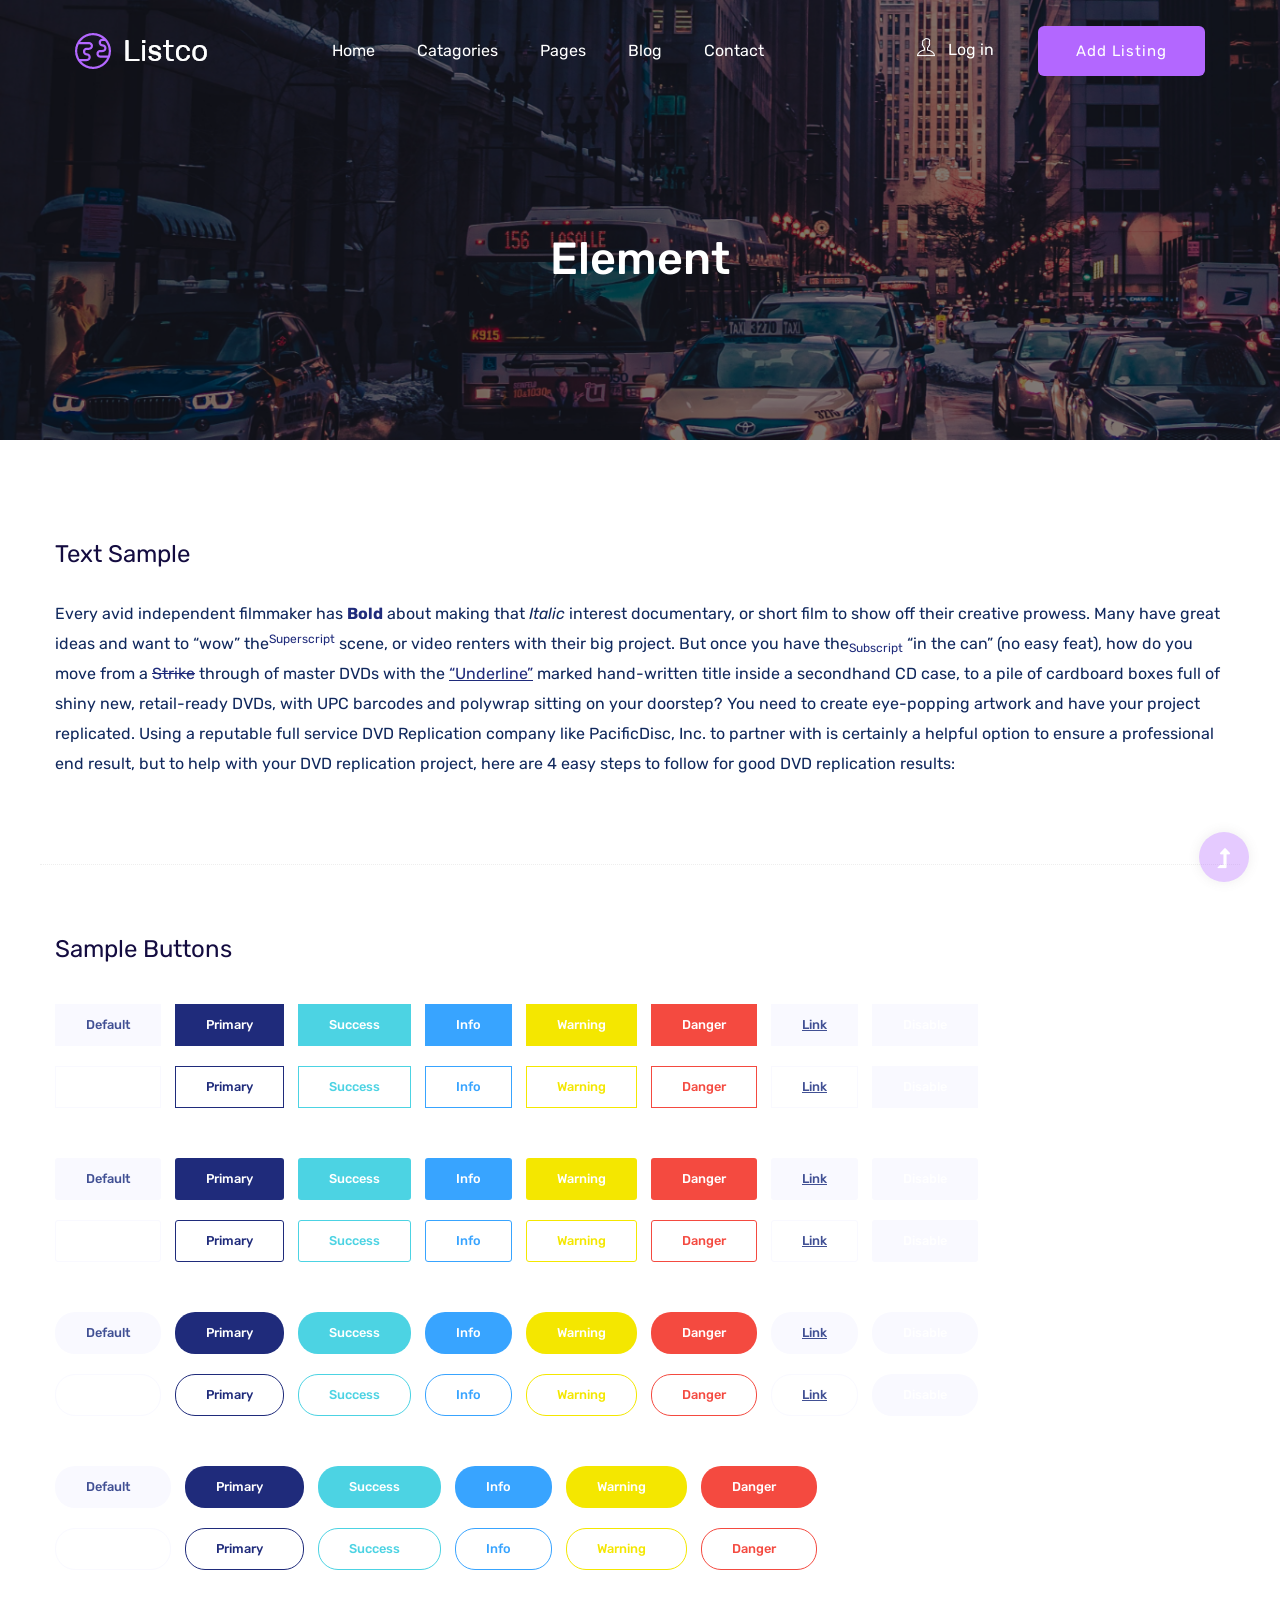
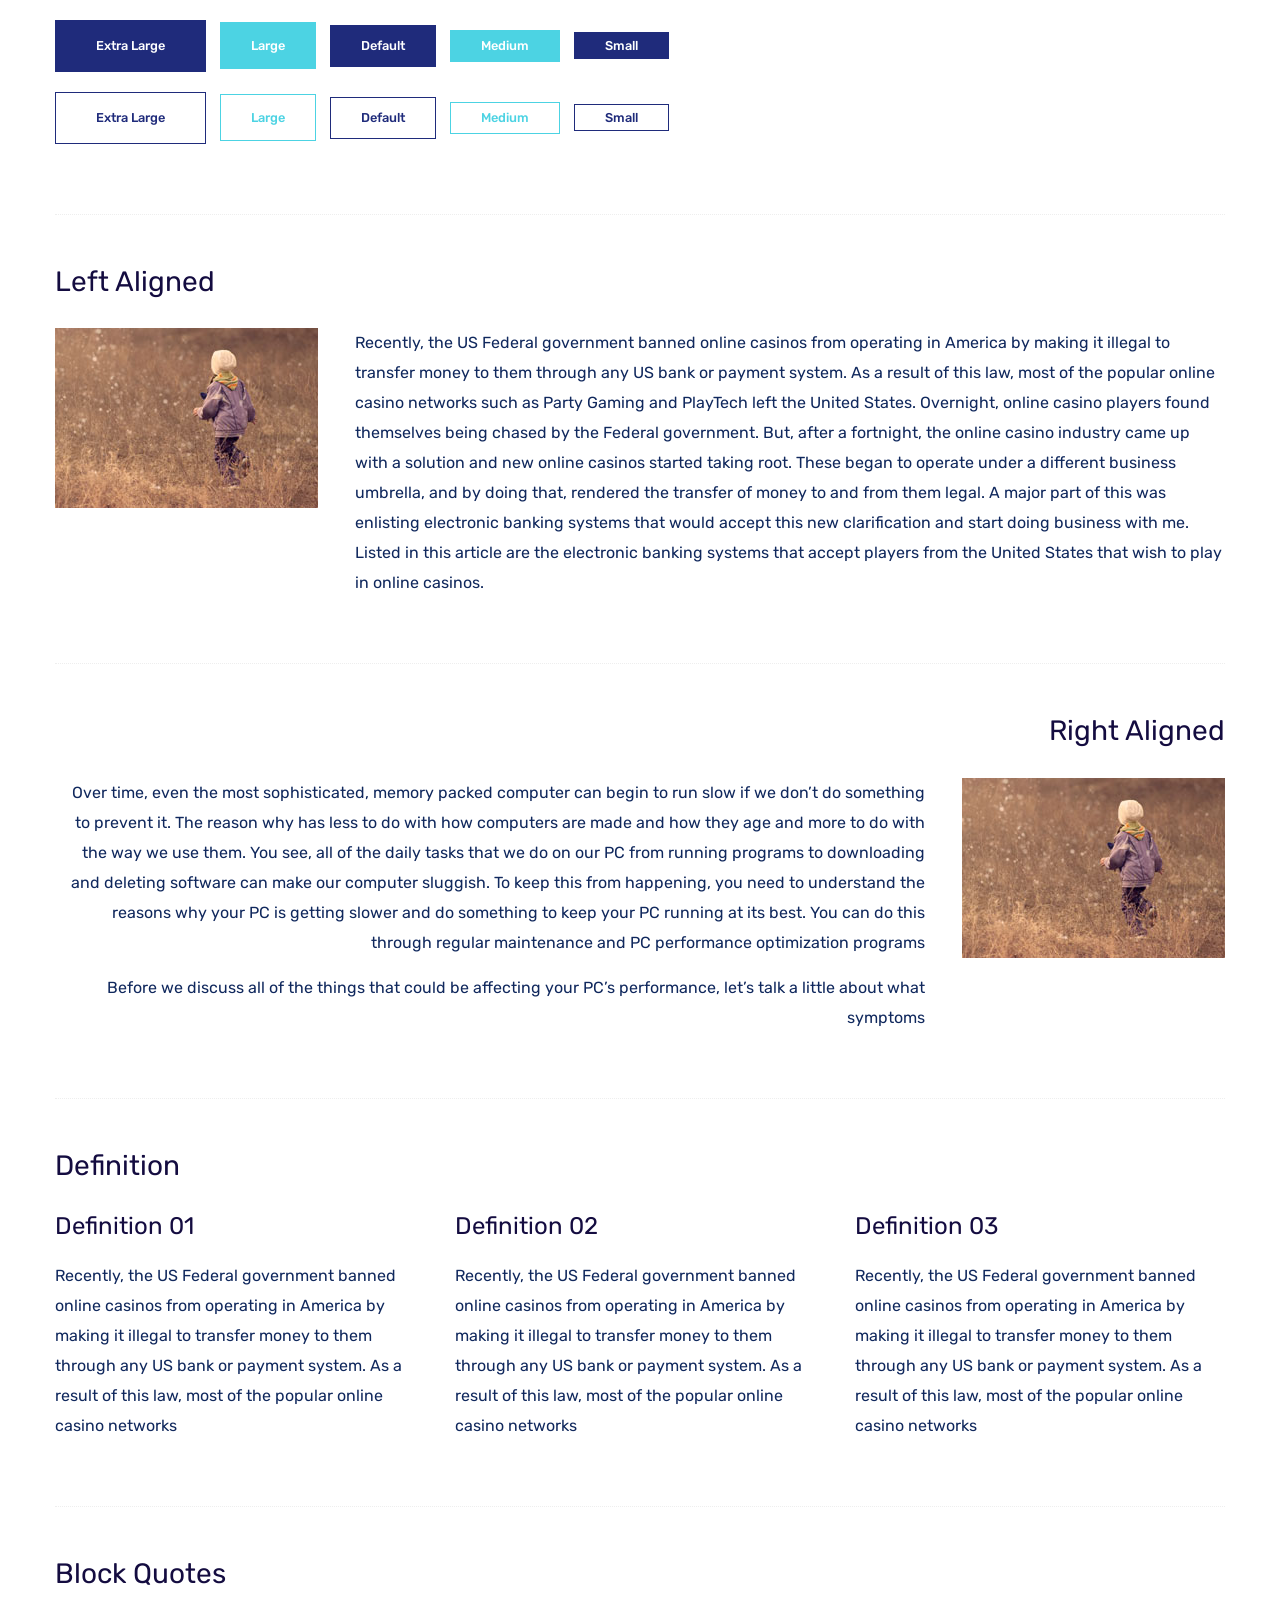
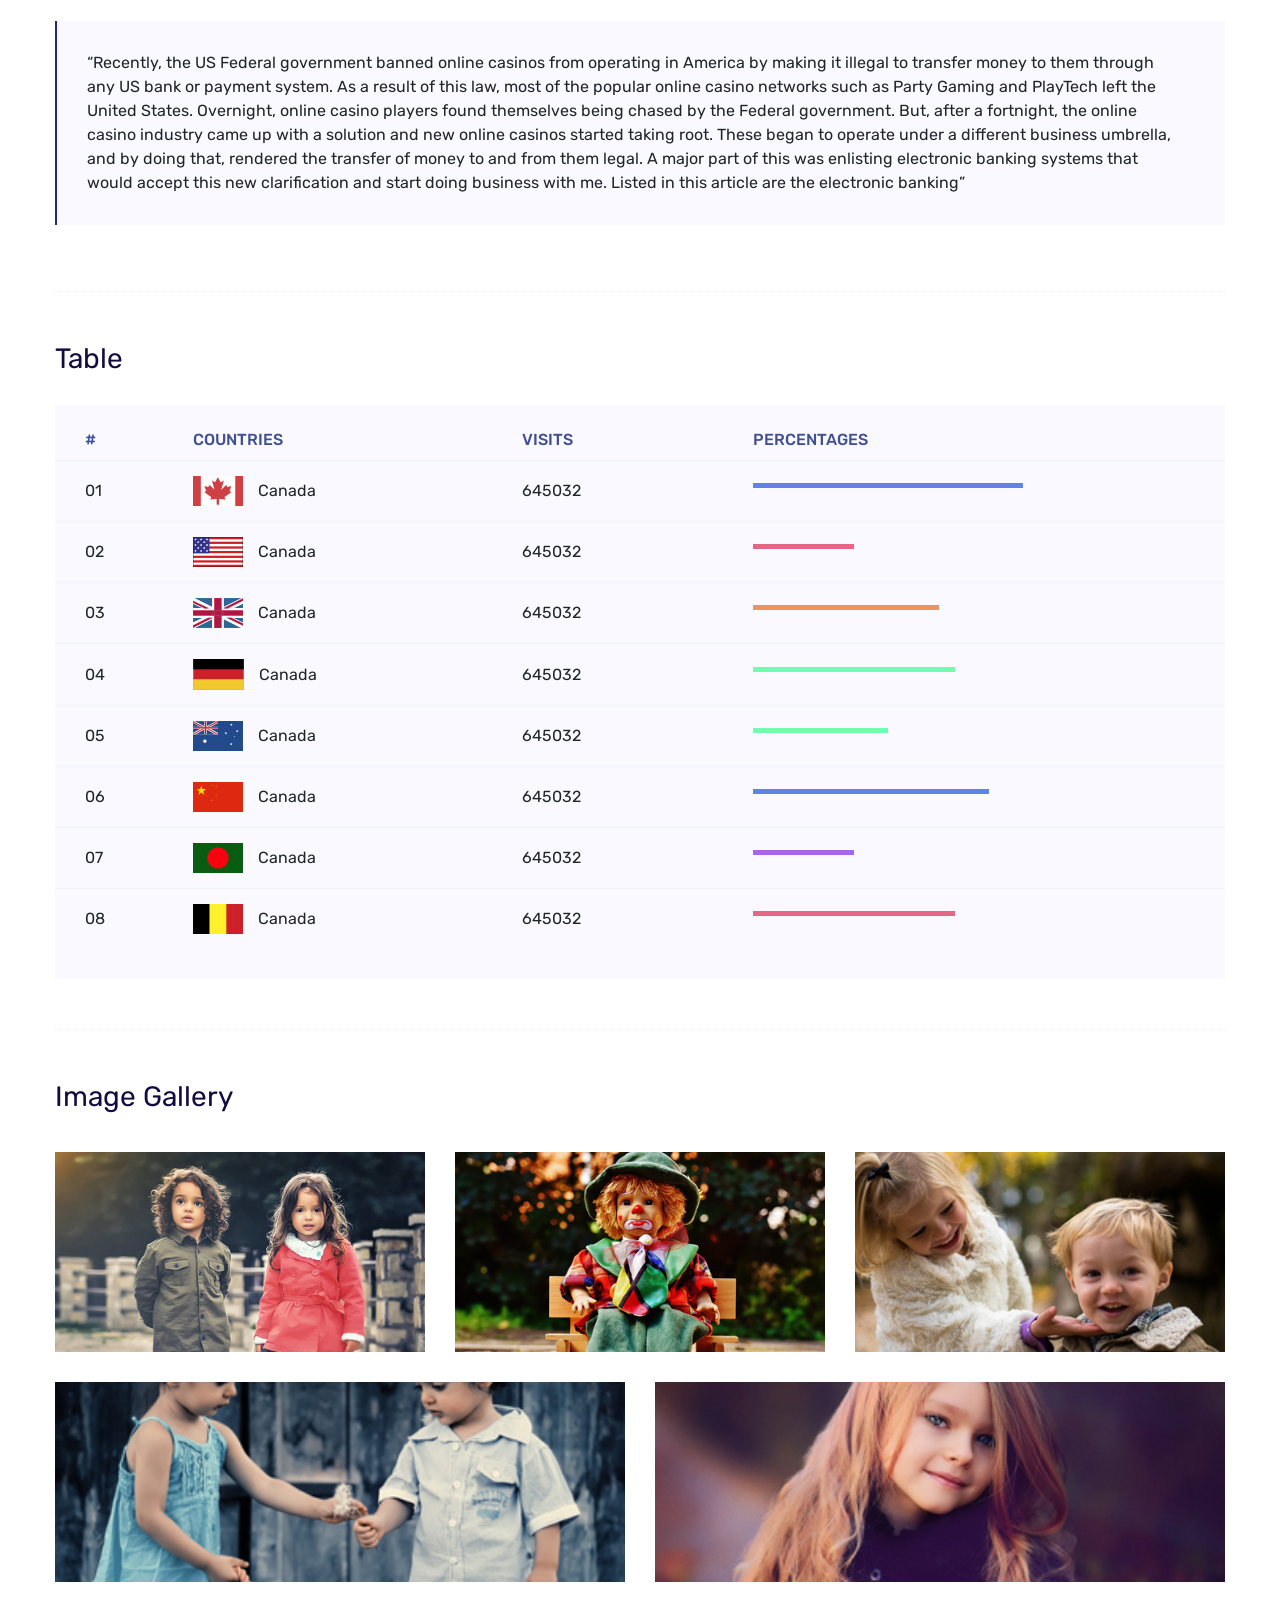
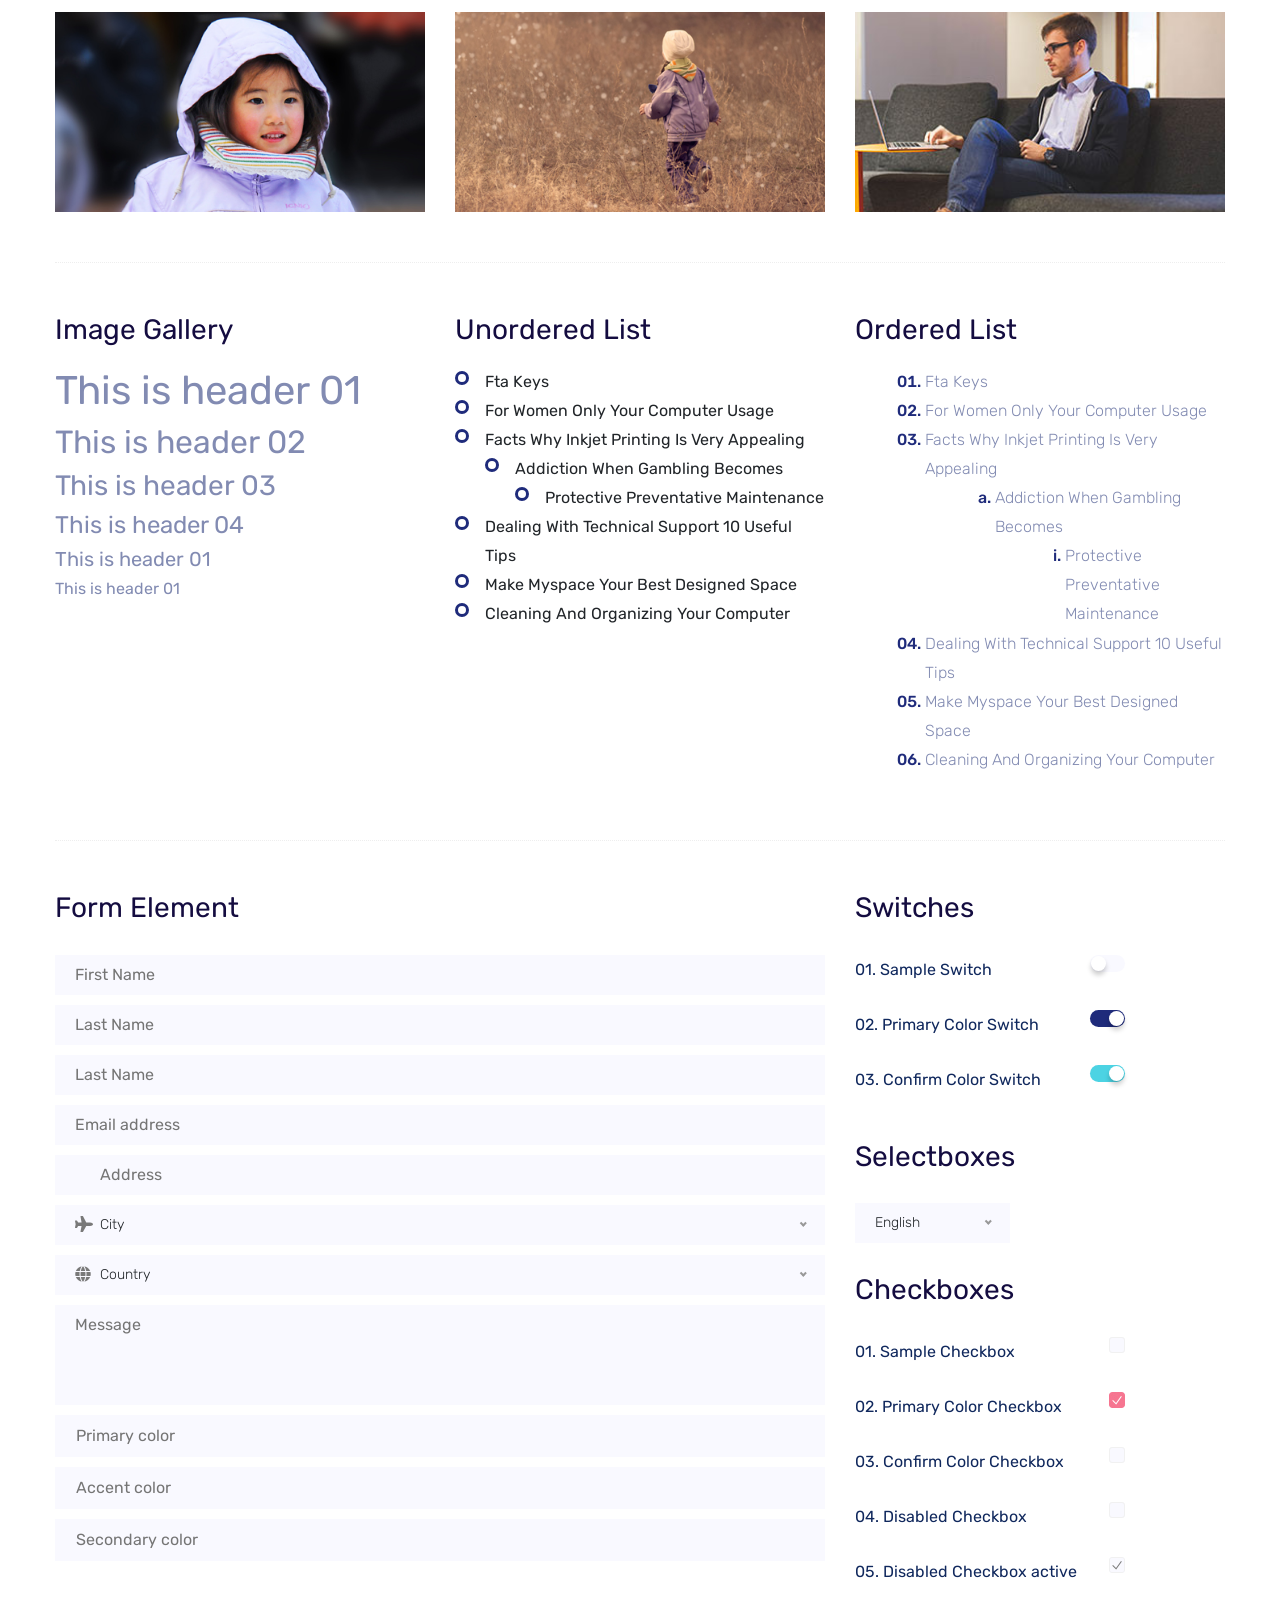
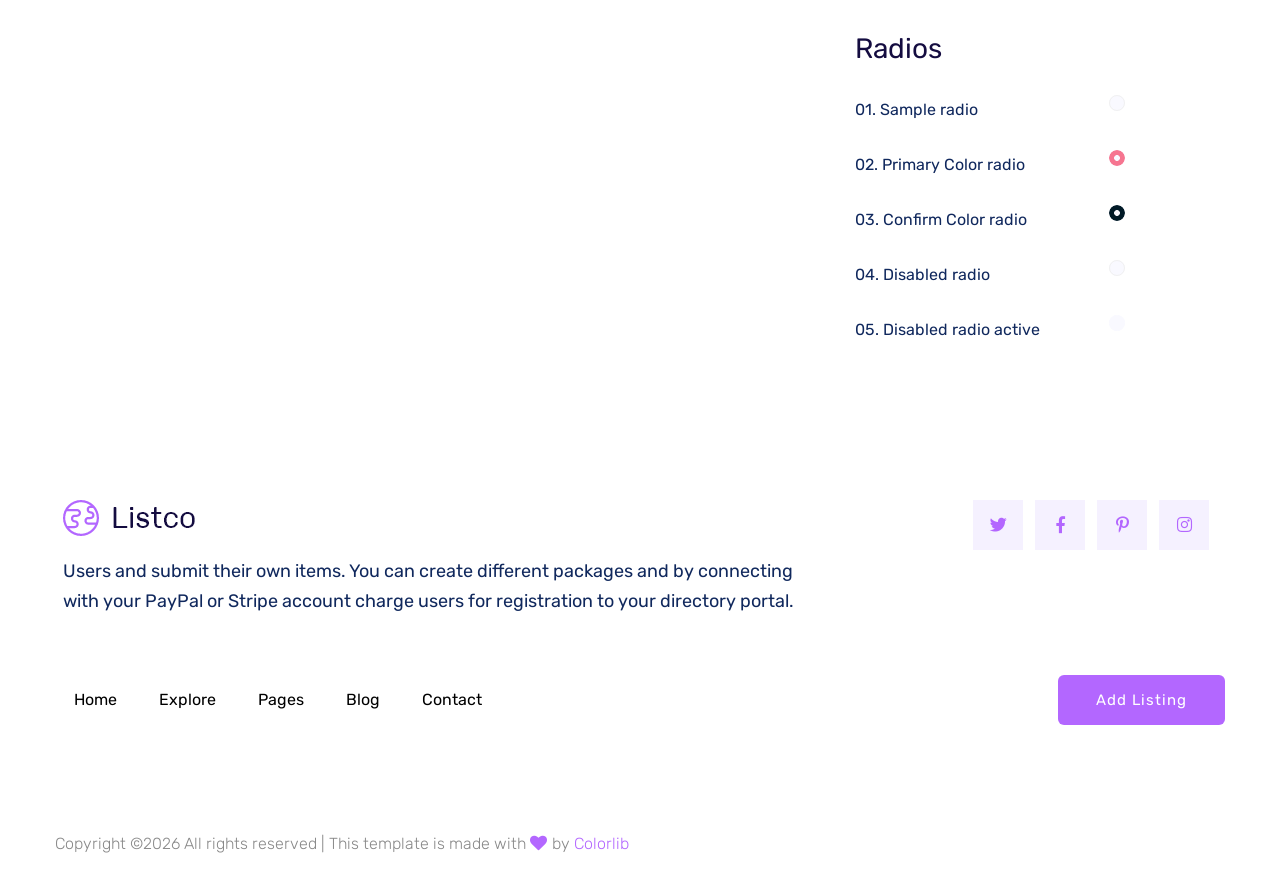
<file: WebContent/design/elements.html>
<!doctype html>
<html class="no-js" lang="zxx">
<head>
	<meta charset="utf-8">
	<meta http-equiv="x-ua-compatible" content="ie=edge">
	<title>DirectoryListing</title>
	<meta name="description" content="">
	<meta name="viewport" content="width=device-width, initial-scale=1">
	<link rel="shortcut icon" type="image/x-icon" href="assets/img/favicon.ico">

 	<!-- CSS here -->
	<link rel="stylesheet" href="assets/css/bootstrap.min.css">
	<link rel="stylesheet" href="assets/css/owl.carousel.min.css">
	<link rel="stylesheet" href="assets/css/slicknav.css">
	<link rel="stylesheet" href="assets/css/animate.min.css">
	<link rel="stylesheet" href="assets/css/hamburgers.min.css">
	<link rel="stylesheet" href="assets/css/magnific-popup.css">
	<link rel="stylesheet" href="assets/css/fontawesome-all.min.css">
	<link rel="stylesheet" href="assets/css/themify-icons.css">
	<link rel="stylesheet" href="assets/css/slick.css">
	<link rel="stylesheet" href="assets/css/nice-select.css">
	<link rel="stylesheet" href="assets/css/style.css">
</head>
<body>
    <!--? Preloader Start -->
    <div id="preloader-active">
        <div class="preloader d-flex align-items-center justify-content-center">
            <div class="preloader-inner position-relative">
                <div class="preloader-circle"></div>
                <div class="preloader-img pere-text">
                    <img src="assets/img/logo/loder.png" alt="">
                </div>
            </div>
        </div>
    </div>
    <!-- Preloader Start -->
    <header>
        <!-- Header Start -->
        <div class="header-area header-transparent">
            <div class="main-header header-sticky">
                <div class="container-fluid">
                    <div class="menu-wrapper d-flex align-items-center justify-content-between">
                        <!-- Logo -->
                        <div class="logo">
                            <a href="index.html"><img src="assets/img/logo/logo.png" alt=""></a>
                        </div>
                        <!-- Main-menu -->
                        <div class="main-menu f-right d-none d-lg-block">
                            <nav>
                                <ul id="navigation">
                                    <li><a href="index.html">Home</a></li>
                                    <li><a href="listing.html">Catagories</a></li> 
                                    <li><a href="#">Pages</a>
                                        <ul class="submenu">
                                            <li><a href="directory_details.html">listing Details</a></li>
                                            <li><a href="listing.html">Catagories</a></li> 
                                        </ul>
                                    </li>
                                    <li><a href="blog.html">Blog</a>
                                        <ul class="submenu">
                                            <li><a href="blog.html">Blog</a></li>
                                            <li><a href="blog_details.html">Blog Details</a></li>
                                            <li><a href="elements.html">Elements</a></li>
                                        </ul>
                                    </li>
                                    <li><a href="contact.html">Contact</a></li>
                                </ul>
                            </nav>
                        </div>          
                        <!-- Header-btn -->
                        <div class="header-btns d-none d-lg-block f-right">
                            <a href="#" class="mr-40"><i class="ti-user"></i> Log in</a>
                            <a href="#" class="btn">Add Listing</a>
                        </div>
                        <!-- Mobile Menu -->
                        <div class="col-12">
                            <div class="mobile_menu d-block d-lg-none"></div>
                        </div>
                    </div>
                </div>
            </div>
        </div>
        <!-- Header End -->
     </header>
    <main>
        <!--? Hero Start -->
        <div class="slider-area2">
            <div class="slider-height3  hero-overly hero-bg4 d-flex align-items-center">
                <div class="container">
                    <div class="row">
                        <div class="col-xl-12">
                            <div class="hero-cap2 pt-20 text-center">
                                <h2>Element</h2>
                            </div>
                        </div>
                    </div>
                </div>
            </div>
        </div>
		<!--? Start Sample Area -->
		<section class="sample-text-area">
			<div class="container box_1170">
				<h3 class="text-heading">Text Sample</h3>
				<p class="sample-text">
					Every avid independent filmmaker has <b>Bold</b> about making that <i>Italic</i> interest documentary,
					or short
					film to show off their creative prowess. Many have great ideas and want to “wow”
					the<sup>Superscript</sup> scene,
					or video renters with their big project. But once you have the<sub>Subscript</sub> “in the can” (no easy
					feat), how
					do you move from a <del>Strike</del> through of master DVDs with the <u>“Underline”</u> marked
					hand-written title
					inside a secondhand CD case, to a pile of cardboard boxes full of shiny new, retail-ready DVDs, with UPC
					barcodes
					and polywrap sitting on your doorstep? You need to create eye-popping artwork and have your project
					replicated.
					Using a reputable full service DVD Replication company like PacificDisc, Inc. to partner with is
					certainly a
					helpful option to ensure a professional end result, but to help with your DVD replication project, here
					are 4 easy
					steps to follow for good DVD replication results:
	
				</p>
			</div>
		</section>
		<!-- End Sample Area -->
		<!--? Start Button -->
		<section class="button-area">
			<div class="container box_1170 border-top-generic">
				<h3 class="text-heading">Sample Buttons</h3>
				<div class="button-group-area">
					<a href="#" class="genric-btn default">Default</a>
					<a href="#" class="genric-btn primary">Primary</a>
					<a href="#" class="genric-btn success">Success</a>
					<a href="#" class="genric-btn info">Info</a>
					<a href="#" class="genric-btn warning">Warning</a>
					<a href="#" class="genric-btn danger">Danger</a>
					<a href="#" class="genric-btn link">Link</a>
					<a href="#" class="genric-btn disable">Disable</a>
				</div>
				<div class="button-group-area mt-10">
					<a href="#" class="genric-btn default-border">Default</a>
					<a href="#" class="genric-btn primary-border">Primary</a>
					<a href="#" class="genric-btn success-border">Success</a>
					<a href="#" class="genric-btn info-border">Info</a>
					<a href="#" class="genric-btn warning-border">Warning</a>
					<a href="#" class="genric-btn danger-border">Danger</a>
					<a href="#" class="genric-btn link-border">Link</a>
					<a href="#" class="genric-btn disable">Disable</a>
				</div>
				<div class="button-group-area mt-40">
					<a href="#" class="genric-btn default radius">Default</a>
					<a href="#" class="genric-btn primary radius">Primary</a>
					<a href="#" class="genric-btn success radius">Success</a>
					<a href="#" class="genric-btn info radius">Info</a>
					<a href="#" class="genric-btn warning radius">Warning</a>
					<a href="#" class="genric-btn danger radius">Danger</a>
					<a href="#" class="genric-btn link radius">Link</a>
					<a href="#" class="genric-btn disable radius">Disable</a>
				</div>
				<div class="button-group-area mt-10">
					<a href="#" class="genric-btn default-border radius">Default</a>
					<a href="#" class="genric-btn primary-border radius">Primary</a>
					<a href="#" class="genric-btn success-border radius">Success</a>
					<a href="#" class="genric-btn info-border radius">Info</a>
					<a href="#" class="genric-btn warning-border radius">Warning</a>
					<a href="#" class="genric-btn danger-border radius">Danger</a>
					<a href="#" class="genric-btn link-border radius">Link</a>
					<a href="#" class="genric-btn disable radius">Disable</a>
				</div>
				<div class="button-group-area mt-40">
					<a href="#" class="genric-btn default circle">Default</a>
					<a href="#" class="genric-btn primary circle">Primary</a>
					<a href="#" class="genric-btn success circle">Success</a>
					<a href="#" class="genric-btn info circle">Info</a>
					<a href="#" class="genric-btn warning circle">Warning</a>
					<a href="#" class="genric-btn danger circle">Danger</a>
					<a href="#" class="genric-btn link circle">Link</a>
					<a href="#" class="genric-btn disable circle">Disable</a>
				</div>
				<div class="button-group-area mt-10">
					<a href="#" class="genric-btn default-border circle">Default</a>
					<a href="#" class="genric-btn primary-border circle">Primary</a>
					<a href="#" class="genric-btn success-border circle">Success</a>
					<a href="#" class="genric-btn info-border circle">Info</a>
					<a href="#" class="genric-btn warning-border circle">Warning</a>
					<a href="#" class="genric-btn danger-border circle">Danger</a>
					<a href="#" class="genric-btn link-border circle">Link</a>
					<a href="#" class="genric-btn disable circle">Disable</a>
				</div>
				<div class="button-group-area mt-40">
					<a href="#" class="genric-btn default circle arrow">Default<span class="lnr lnr-arrow-right"></span></a>
					<a href="#" class="genric-btn primary circle arrow">Primary<span class="lnr lnr-arrow-right"></span></a>
					<a href="#" class="genric-btn success circle arrow">Success<span class="lnr lnr-arrow-right"></span></a>
					<a href="#" class="genric-btn info circle arrow">Info<span class="lnr lnr-arrow-right"></span></a>
					<a href="#" class="genric-btn warning circle arrow">Warning<span class="lnr lnr-arrow-right"></span></a>
					<a href="#" class="genric-btn danger circle arrow">Danger<span class="lnr lnr-arrow-right"></span></a>
				</div>
				<div class="button-group-area mt-10">
					<a href="#" class="genric-btn default-border circle arrow">Default<span
							class="lnr lnr-arrow-right"></span></a>
					<a href="#" class="genric-btn primary-border circle arrow">Primary<span
							class="lnr lnr-arrow-right"></span></a>
					<a href="#" class="genric-btn success-border circle arrow">Success<span
							class="lnr lnr-arrow-right"></span></a>
					<a href="#" class="genric-btn info-border circle arrow">Info<span
							class="lnr lnr-arrow-right"></span></a>
					<a href="#" class="genric-btn warning-border circle arrow">Warning<span
							class="lnr lnr-arrow-right"></span></a>
					<a href="#" class="genric-btn danger-border circle arrow">Danger<span
							class="lnr lnr-arrow-right"></span></a>
				</div>
				<div class="button-group-area mt-40">
					<a href="#" class="genric-btn primary e-large">Extra Large</a>
					<a href="#" class="genric-btn success large">Large</a>
					<a href="#" class="genric-btn primary">Default</a>
					<a href="#" class="genric-btn success medium">Medium</a>
					<a href="#" class="genric-btn primary small">Small</a>
				</div>
				<div class="button-group-area mt-10">
					<a href="#" class="genric-btn primary-border e-large">Extra Large</a>
					<a href="#" class="genric-btn success-border large">Large</a>
					<a href="#" class="genric-btn primary-border">Default</a>
					<a href="#" class="genric-btn success-border medium">Medium</a>
					<a href="#" class="genric-btn primary-border small">Small</a>
				</div>
			</div>
		</section>
		<!-- End Button -->
		<!--? Start Align Area -->
		<div class="whole-wrap">
			<div class="container box_1170">
				<div class="section-top-border">
					<h3 class="mb-30">Left Aligned</h3>
					<div class="row">
						<div class="col-md-3">
							<img src="assets/img/elements/d.jpg" alt="" class="img-fluid">
						</div>
						<div class="col-md-9 mt-sm-20">
							<p>Recently, the US Federal government banned online casinos from operating in America by making
								it illegal to
								transfer money to them through any US bank or payment system. As a result of this law, most
								of the popular
								online casino networks such as Party Gaming and PlayTech left the United States. Overnight,
								online casino
								players found themselves being chased by the Federal government. But, after a fortnight, the
								online casino
								industry came up with a solution and new online casinos started taking root. These began to
								operate under a
								different business umbrella, and by doing that, rendered the transfer of money to and from
								them legal. A major
								part of this was enlisting electronic banking systems that would accept this new
								clarification and start doing
								business with me. Listed in this article are the electronic banking systems that accept
								players from the United
								States that wish to play in online casinos.</p>
						</div>
					</div>
				</div>
				<div class="section-top-border text-right">
					<h3 class="mb-30">Right Aligned</h3>
					<div class="row">
						<div class="col-md-9">
							<p class="text-right">Over time, even the most sophisticated, memory packed computer can begin
								to run slow if we
								don’t do something to prevent it. The reason why has less to do with how computers are made
								and how they age and
								more to do with the way we use them. You see, all of the daily tasks that we do on our PC
								from running programs
								to downloading and deleting software can make our computer sluggish. To keep this from
								happening, you need to
								understand the reasons why your PC is getting slower and do something to keep your PC
								running at its best. You
								can do this through regular maintenance and PC performance optimization programs</p>
							<p class="text-right">Before we discuss all of the things that could be affecting your PC’s
								performance, let’s
								talk a little about what symptoms</p>
						</div>
						<div class="col-md-3">
							<img src="assets/img/elements/d.jpg" alt="" class="img-fluid">
						</div>
					</div>
				</div>
				<div class="section-top-border">
					<h3 class="mb-30">Definition</h3>
					<div class="row">
						<div class="col-md-4">
							<div class="single-defination">
								<h4 class="mb-20">Definition 01</h4>
								<p>Recently, the US Federal government banned online casinos from operating in America by
									making it illegal to
									transfer money to them through any US bank or payment system. As a result of this law,
									most of the popular
									online casino networks</p>
							</div>
						</div>
						<div class="col-md-4">
							<div class="single-defination">
								<h4 class="mb-20">Definition 02</h4>
								<p>Recently, the US Federal government banned online casinos from operating in America by
									making it illegal to
									transfer money to them through any US bank or payment system. As a result of this law,
									most of the popular
									online casino networks</p>
							</div>
						</div>
						<div class="col-md-4">
							<div class="single-defination">
								<h4 class="mb-20">Definition 03</h4>
								<p>Recently, the US Federal government banned online casinos from operating in America by
									making it illegal to
									transfer money to them through any US bank or payment system. As a result of this law,
									most of the popular
									online casino networks</p>
							</div>
						</div>
					</div>
				</div>
				<div class="section-top-border">
					<h3 class="mb-30">Block Quotes</h3>
					<div class="row">
						<div class="col-lg-12">
							<blockquote class="generic-blockquote">
								“Recently, the US Federal government banned online casinos from operating in America by
								making it illegal to
								transfer money to them through any US bank or payment system. As a result of this law, most
								of the popular
								online casino networks such as Party Gaming and PlayTech left the United States. Overnight,
								online casino
								players found themselves being chased by the Federal government. But, after a fortnight, the
								online casino
								industry came up with a solution and new online casinos started taking root. These began to
								operate under a
								different business umbrella, and by doing that, rendered the transfer of money to and from
								them legal. A major
								part of this was enlisting electronic banking systems that would accept this new
								clarification and start doing
								business with me. Listed in this article are the electronic banking”
							</blockquote>
						</div>
					</div>
				</div>
				<div class="section-top-border">
					<h3 class="mb-30">Table</h3>
					<div class="progress-table-wrap">
						<div class="progress-table">
							<div class="table-head">
								<div class="serial">#</div>
								<div class="country">Countries</div>
								<div class="visit">Visits</div>
								<div class="percentage">Percentages</div>
							</div>
							<div class="table-row">
								<div class="serial">01</div>
								<div class="country"> <img src="assets/img/elements/f1.jpg" alt="flag">Canada</div>
								<div class="visit">645032</div>
								<div class="percentage">
									<div class="progress">
										<div class="progress-bar color-1" role="progressbar" style="width: 80%"
											aria-valuenow="80" aria-valuemin="0" aria-valuemax="100"></div>
									</div>
								</div>
							</div>
							<div class="table-row">
								<div class="serial">02</div>
								<div class="country"> <img src="assets/img/elements/f2.jpg" alt="flag">Canada</div>
								<div class="visit">645032</div>
								<div class="percentage">
									<div class="progress">
										<div class="progress-bar color-2" role="progressbar" style="width: 30%"
											aria-valuenow="30" aria-valuemin="0" aria-valuemax="100"></div>
									</div>
								</div>
							</div>
							<div class="table-row">
								<div class="serial">03</div>
								<div class="country"> <img src="assets/img/elements/f3.jpg" alt="flag">Canada</div>
								<div class="visit">645032</div>
								<div class="percentage">
									<div class="progress">
										<div class="progress-bar color-3" role="progressbar" style="width: 55%"
											aria-valuenow="55" aria-valuemin="0" aria-valuemax="100"></div>
									</div>
								</div>
							</div>
							<div class="table-row">
								<div class="serial">04</div>
								<div class="country"> <img src="assets/img/elements/f4.jpg" alt="flag">Canada</div>
								<div class="visit">645032</div>
								<div class="percentage">
									<div class="progress">
										<div class="progress-bar color-4" role="progressbar" style="width: 60%"
											aria-valuenow="60" aria-valuemin="0" aria-valuemax="100"></div>
									</div>
								</div>
							</div>
							<div class="table-row">
								<div class="serial">05</div>
								<div class="country"> <img src="assets/img/elements/f5.jpg" alt="flag">Canada</div>
								<div class="visit">645032</div>
								<div class="percentage">
									<div class="progress">
										<div class="progress-bar color-5" role="progressbar" style="width: 40%"
											aria-valuenow="40" aria-valuemin="0" aria-valuemax="100"></div>
									</div>
								</div>
							</div>
							<div class="table-row">
								<div class="serial">06</div>
								<div class="country"> <img src="assets/img/elements/f6.jpg" alt="flag">Canada</div>
								<div class="visit">645032</div>
								<div class="percentage">
									<div class="progress">
										<div class="progress-bar color-6" role="progressbar" style="width: 70%"
											aria-valuenow="70" aria-valuemin="0" aria-valuemax="100"></div>
									</div>
								</div>
							</div>
							<div class="table-row">
								<div class="serial">07</div>
								<div class="country"> <img src="assets/img/elements/f7.jpg" alt="flag">Canada</div>
								<div class="visit">645032</div>
								<div class="percentage">
									<div class="progress">
										<div class="progress-bar color-7" role="progressbar" style="width: 30%"
											aria-valuenow="30" aria-valuemin="0" aria-valuemax="100"></div>
									</div>
								</div>
							</div>
							<div class="table-row">
								<div class="serial">08</div>
								<div class="country"> <img src="assets/img/elements/f8.jpg" alt="flag">Canada</div>
								<div class="visit">645032</div>
								<div class="percentage">
									<div class="progress">
										<div class="progress-bar color-8" role="progressbar" style="width: 60%"
											aria-valuenow="60" aria-valuemin="0" aria-valuemax="100"></div>
									</div>
								</div>
							</div>
						</div>
					</div>
				</div>
				<div class="section-top-border">
					<h3>Image Gallery</h3>
					<div class="row gallery-item">
						<div class="col-md-4">
							<a href="assets/img/elements/g1.jpg" class="img-pop-up">
								<div class="single-gallery-image" style="background: url(assets/img/elements/g1.jpg);"></div>
							</a>
						</div>
						<div class="col-md-4">
							<a href="assets/img/elements/g2.jpg" class="img-pop-up">
								<div class="single-gallery-image" style="background: url(assets/img/elements/g2.jpg);"></div>
							</a>
						</div>
						<div class="col-md-4">
							<a href="assets/img/elements/g3.jpg" class="img-pop-up">
								<div class="single-gallery-image" style="background: url(assets/img/elements/g3.jpg);"></div>
							</a>
						</div>
						<div class="col-md-6">
							<a href="assets/img/elements/g4.jpg" class="img-pop-up">
								<div class="single-gallery-image" style="background: url(assets/img/elements/g4.jpg);"></div>
							</a>
						</div>
						<div class="col-md-6">
							<a href="assets/img/elements/g5.jpg" class="img-pop-up">
								<div class="single-gallery-image" style="background: url(assets/img/elements/g5.jpg);"></div>
							</a>
						</div>
						<div class="col-md-4">
							<a href="assets/img/elements/g6.jpg" class="img-pop-up">
								<div class="single-gallery-image" style="background: url(assets/img/elements/g6.jpg);"></div>
							</a>
						</div>
						<div class="col-md-4">
							<a href="assets/img/elements/g7.jpg" class="img-pop-up">
								<div class="single-gallery-image" style="background: url(assets/img/elements/g7.jpg);"></div>
							</a>
						</div>
						<div class="col-md-4">
							<a href="assets/img/elements/g8.jpg" class="img-pop-up">
								<div class="single-gallery-image" style="background: url(assets/img/elements/g8.jpg);"></div>
							</a>
						</div>
					</div>
				</div>
				<div class="section-top-border">
					<div class="row">
						<div class="col-md-4">
							<h3 class="mb-20">Image Gallery</h3>
							<div class="typography">
								<h1>This is header 01</h1>
								<h2>This is header 02</h2>
								<h3>This is header 03</h3>
								<h4>This is header 04</h4>
								<h5>This is header 01</h5>
								<h6>This is header 01</h6>
							</div>
						</div>
						<div class="col-md-4 mt-sm-30">
							<h3 class="mb-20">Unordered List</h3>
							<div class="">
								<ul class="unordered-list">
									<li>Fta Keys</li>
									<li>For Women Only Your Computer Usage</li>
									<li>Facts Why Inkjet Printing Is Very Appealing
										<ul>
											<li>Addiction When Gambling Becomes
												<ul>
													<li>Protective Preventative Maintenance</li>
												</ul>
											</li>
										</ul>
									</li>
									<li>Dealing With Technical Support 10 Useful Tips</li>
									<li>Make Myspace Your Best Designed Space</li>
									<li>Cleaning And Organizing Your Computer</li>
								</ul>
							</div>
						</div>
						<div class="col-md-4 mt-sm-30">
							<h3 class="mb-20">Ordered List</h3>
							<div class="">
								<ol class="ordered-list">
									<li><span>Fta Keys</span></li>
									<li><span>For Women Only Your Computer Usage</span></li>
									<li><span>Facts Why Inkjet Printing Is Very Appealing</span>
										<ol class="ordered-list-alpha">
											<li><span>Addiction When Gambling Becomes</span>
												<ol class="ordered-list-roman">
													<li><span>Protective Preventative Maintenance</span></li>
												</ol>
											</li>
										</ol>
									</li>
									<li><span>Dealing With Technical Support 10 Useful Tips</span></li>
									<li><span>Make Myspace Your Best Designed Space</span></li>
									<li><span>Cleaning And Organizing Your Computer</span></li>
								</ol>
							</div>
						</div>
					</div>
				</div>
				<div class="section-top-border">
					<div class="row">
						<div class="col-lg-8 col-md-8">
							<h3 class="mb-30">Form Element</h3>
							<form action="#">
								<div class="mt-10">
									<input type="text" name="first_name" placeholder="First Name"
										onfocus="this.placeholder = ''" onblur="this.placeholder = 'First Name'" required
										class="single-input">
								</div>
								<div class="mt-10">
									<input type="text" name="last_name" placeholder="Last Name"
										onfocus="this.placeholder = ''" onblur="this.placeholder = 'Last Name'" required
										class="single-input">
								</div>
								<div class="mt-10">
									<input type="text" name="last_name" placeholder="Last Name"
										onfocus="this.placeholder = ''" onblur="this.placeholder = 'Last Name'" required
										class="single-input">
								</div>
								<div class="mt-10">
									<input type="email" name="EMAIL" placeholder="Email address"
										onfocus="this.placeholder = ''" onblur="this.placeholder = 'Email address'" required
										class="single-input">
								</div>
								<div class="input-group-icon mt-10">
									<div class="icon"><i class="fa fa-thumb-tack" aria-hidden="true"></i></div>
									<input type="text" name="address" placeholder="Address" onfocus="this.placeholder = ''"
										onblur="this.placeholder = 'Address'" required class="single-input">
								</div>
								<div class="input-group-icon mt-10">
									<div class="icon"><i class="fa fa-plane" aria-hidden="true"></i></div>
									<div class="form-select" id="default-select"">
												<select>
													<option value=" 1">City</option>
										<option value="1">Dhaka</option>
										<option value="1">Dilli</option>
										<option value="1">Newyork</option>
										<option value="1">Islamabad</option>
										</select>
									</div>
								</div>
								<div class="input-group-icon mt-10">
									<div class="icon"><i class="fa fa-globe" aria-hidden="true"></i></div>
									<div class="form-select" id="default-select"">
												<select>
													<option value=" 1">Country</option>
										<option value="1">Bangladesh</option>
										<option value="1">India</option>
										<option value="1">England</option>
										<option value="1">Srilanka</option>
										</select>
									</div>
								</div>
	
								<div class="mt-10">
									<textarea class="single-textarea" placeholder="Message" onfocus="this.placeholder = ''"
										onblur="this.placeholder = 'Message'" required></textarea>
								</div>
								<div class="mt-10">
									<input type="text" name="first_name" placeholder="Primary color"
										onfocus="this.placeholder = ''" onblur="this.placeholder = 'Primary color'" required
										class="single-input-primary">
								</div>
								<div class="mt-10">
									<input type="text" name="first_name" placeholder="Accent color"
										onfocus="this.placeholder = ''" onblur="this.placeholder = 'Accent color'" required
										class="single-input-accent">
								</div>
								<div class="mt-10">
									<input type="text" name="first_name" placeholder="Secondary color"
										onfocus="this.placeholder = ''" onblur="this.placeholder = 'Secondary color'"
										required class="single-input-secondary">
								</div>
							</form>
						</div>
						<div class="col-lg-3 col-md-4 mt-sm-30">
							<div class="single-element-widget">
								<h3 class="mb-30">Switches</h3>
								<div class="switch-wrap d-flex justify-content-between">
									<p>01. Sample Switch</p>
									<div class="primary-switch">
										<input type="checkbox" id="default-switch">
										<label for="default-switch"></label>
									</div>
								</div>
								<div class="switch-wrap d-flex justify-content-between">
									<p>02. Primary Color Switch</p>
									<div class="primary-switch">
										<input type="checkbox" id="primary-switch" checked>
										<label for="primary-switch"></label>
									</div>
								</div>
								<div class="switch-wrap d-flex justify-content-between">
									<p>03. Confirm Color Switch</p>
									<div class="confirm-switch">
										<input type="checkbox" id="confirm-switch" checked>
										<label for="confirm-switch"></label>
									</div>
								</div>
							</div>
							<div class="single-element-widget mt-30">
								<h3 class="mb-30">Selectboxes</h3>
								<div class="default-select" id="default-select"">
											<select>
												<option value=" 1">English</option>
									<option value="1">Spanish</option>
									<option value="1">Arabic</option>
									<option value="1">Portuguise</option>
									<option value="1">Bengali</option>
									</select>
								</div>
							</div>
							<div class="single-element-widget mt-30">
								<h3 class="mb-30">Checkboxes</h3>
								<div class="switch-wrap d-flex justify-content-between">
									<p>01. Sample Checkbox</p>
									<div class="primary-checkbox">
										<input type="checkbox" id="default-checkbox">
										<label for="default-checkbox"></label>
									</div>
								</div>
								<div class="switch-wrap d-flex justify-content-between">
									<p>02. Primary Color Checkbox</p>
									<div class="primary-checkbox">
										<input type="checkbox" id="primary-checkbox" checked>
										<label for="primary-checkbox"></label>
									</div>
								</div>
								<div class="switch-wrap d-flex justify-content-between">
									<p>03. Confirm Color Checkbox</p>
									<div class="confirm-checkbox">
										<input type="checkbox" id="confirm-checkbox">
										<label for="confirm-checkbox"></label>
									</div>
								</div>
								<div class="switch-wrap d-flex justify-content-between">
									<p>04. Disabled Checkbox</p>
									<div class="disabled-checkbox">
										<input type="checkbox" id="disabled-checkbox" disabled>
										<label for="disabled-checkbox"></label>
									</div>
								</div>
								<div class="switch-wrap d-flex justify-content-between">
									<p>05. Disabled Checkbox active</p>
									<div class="disabled-checkbox">
										<input type="checkbox" id="disabled-checkbox-active" checked disabled>
										<label for="disabled-checkbox-active"></label>
									</div>
								</div>
							</div>
							<div class="single-element-widget mt-30">
								<h3 class="mb-30">Radios</h3>
								<div class="switch-wrap d-flex justify-content-between">
									<p>01. Sample radio</p>
									<div class="primary-radio">
										<input type="checkbox" id="default-radio">
										<label for="default-radio"></label>
									</div>
								</div>
								<div class="switch-wrap d-flex justify-content-between">
									<p>02. Primary Color radio</p>
									<div class="primary-radio">
										<input type="checkbox" id="primary-radio" checked>
										<label for="primary-radio"></label>
									</div>
								</div>
								<div class="switch-wrap d-flex justify-content-between">
									<p>03. Confirm Color radio</p>
									<div class="confirm-radio">
										<input type="checkbox" id="confirm-radio" checked>
										<label for="confirm-radio"></label>
									</div>
								</div>
								<div class="switch-wrap d-flex justify-content-between">
									<p>04. Disabled radio</p>
									<div class="disabled-radio">
										<input type="checkbox" id="disabled-radio" disabled>
										<label for="disabled-radio"></label>
									</div>
								</div>
								<div class="switch-wrap d-flex justify-content-between">
									<p>05. Disabled radio active</p>
									<div class="disabled-radio">
										<input type="checkbox" id="disabled-radio-active" checked disabled>
										<label for="disabled-radio-active"></label>
									</div>
								</div>
							</div>
						</div>
					</div>
				</div>
			</div>
		</div>
		<!-- End Align Area -->
        <!-- Want To work 02-->
        <section class="wantToWork-area">
            <div class="container">
                <div class="wants-wrapper w-padding2">
                    <div class="row justify-content-between">
                        <div class="col-xl-8 col-lg-8 col-md-7">
                            <div class="wantToWork-caption wantToWork-caption2">
                                <img src="assets/img/logo/logo2_footer.png" alt="" class="mb-20">
                                <p>Users and submit their own items. You can create different packages and by connecting with your
                                    PayPal or Stripe account charge users for registration to your directory portal.</p>
                            </div>
                        </div>
                        <div class="col-xl-4 col-lg-4 col-md-5">
                            <div class="footer-social f-right sm-left">
                                <a href="#"><i class="fab fa-twitter"></i></a>
                                <a href="https://bit.ly/sai4ull"><i class="fab fa-facebook-f"></i></a>
                                <a href="#"><i class="fab fa-pinterest-p"></i></a>
                                <a href="#"><i class="fab fa-instagram"></i></a>
                            </div>
                        </div>
                    </div>
                </div>
            </div>
        </section>
        <!-- Want To work End -->
        <!-- Want To work 01-->
        <section class="wantToWork-area">
            <div class="container">
                <div class="wants-wrapper">
                    <div class="row align-items-center justify-content-between">
                        <div class="col-xl-7 col-lg-9 col-md-8">
                            <div class="wantToWork-caption wantToWork-caption2">
                                <div class="main-menu2">
                                    <nav>
                                        <ul>
                                            <li><a href="index.html">Home</a></li>
                                            <li><a href="explore.html">Explore</a></li> 
                                            <li><a href="pages.html">Pages</a></li>
                                            <li><a href="blog.html">Blog</a></li>
                                            <li><a href="contact.html">Contact</a></li>
                                        </ul>
                                    </nav>
                                </div>
                            </div>
                        </div>
                        <div class="col-xl-2 col-lg-3 col-md-4">
                            <a href="#" class="btn f-right sm-left">Add Listing</a>
                        </div>
                    </div>
                </div>
            </div>
        </section>
        <!-- Want To work End -->
    </main>
    <footer>
        <div class="footer-wrapper pt-30">
            <!-- footer-bottom -->
            <div class="footer-bottom-area">
                <div class="container">
                    <div class="footer-border">
                        <div class="row d-flex justify-content-between align-items-center">
                            <div class="col-xl-10 col-lg-9 ">
                                <div class="footer-copy-right">
                                    <p><!-- Link back to Colorlib can't be removed. Template is licensed under CC BY 3.0. -->
  Copyright &copy;<script>document.write(new Date().getFullYear());</script> All rights reserved | This template is made with <i class="fa fa-heart" aria-hidden="true"></i> by <a href="https://colorlib.com" target="_blank">Colorlib</a>
  <!-- Link back to Colorlib can't be removed. Template is licensed under CC BY 3.0. --></p>
                                </div>
                            </div>
                        </div>
                    </div>
                </div>
            </div>
        </div>
    </footer>
    <!-- Scroll Up -->
    <div id="back-top" >
        <a title="Go to Top" href="#"> <i class="fas fa-level-up-alt"></i></a>
    </div>
      <!-- JS here -->

      <script src="./assets/js/vendor/modernizr-3.5.0.min.js"></script>
      <!-- Jquery, Popper, Bootstrap -->
      <script src="./assets/js/vendor/jquery-1.12.4.min.js"></script>
      <script src="./assets/js/popper.min.js"></script>
      <script src="./assets/js/bootstrap.min.js"></script>
      <!-- Jquery Mobile Menu -->
      <script src="./assets/js/jquery.slicknav.min.js"></script>

      <!-- Jquery Slick , Owl-Carousel Plugins -->
      <script src="./assets/js/owl.carousel.min.js"></script>
      <script src="./assets/js/slick.min.js"></script>
      <!-- One Page, Animated-HeadLin -->
      <script src="./assets/js/wow.min.js"></script>
      <script src="./assets/js/animated.headline.js"></script>
      <script src="./assets/js/jquery.magnific-popup.js"></script>

      <!-- Date Picker -->
      <script src="./assets/js/gijgo.min.js"></script>
      <!-- Nice-select, sticky -->
      <script src="./assets/js/jquery.nice-select.min.js"></script>
      <script src="./assets/js/jquery.sticky.js"></script>
      
      <!-- counter , waypoint,Hover Direction -->
      <script src="./assets/js/jquery.counterup.min.js"></script>
      <script src="./assets/js/waypoints.min.js"></script>
      <script src="./assets/js/jquery.countdown.min.js"></script>
      <script src="./assets/js/hover-direction-snake.min.js"></script>

      <!-- contact js -->
      <script src="./assets/js/contact.js"></script>
      <script src="./assets/js/jquery.form.js"></script>
      <script src="./assets/js/jquery.validate.min.js"></script>
      <script src="./assets/js/mail-script.js"></script>
      <script src="./assets/js/jquery.ajaxchimp.min.js"></script>
      
      <!-- Jquery Plugins, main Jquery -->	
      <script src="./assets/js/plugins.js"></script>
      <script src="./assets/js/main.js"></script>

     
	</body>
</html>
</file>
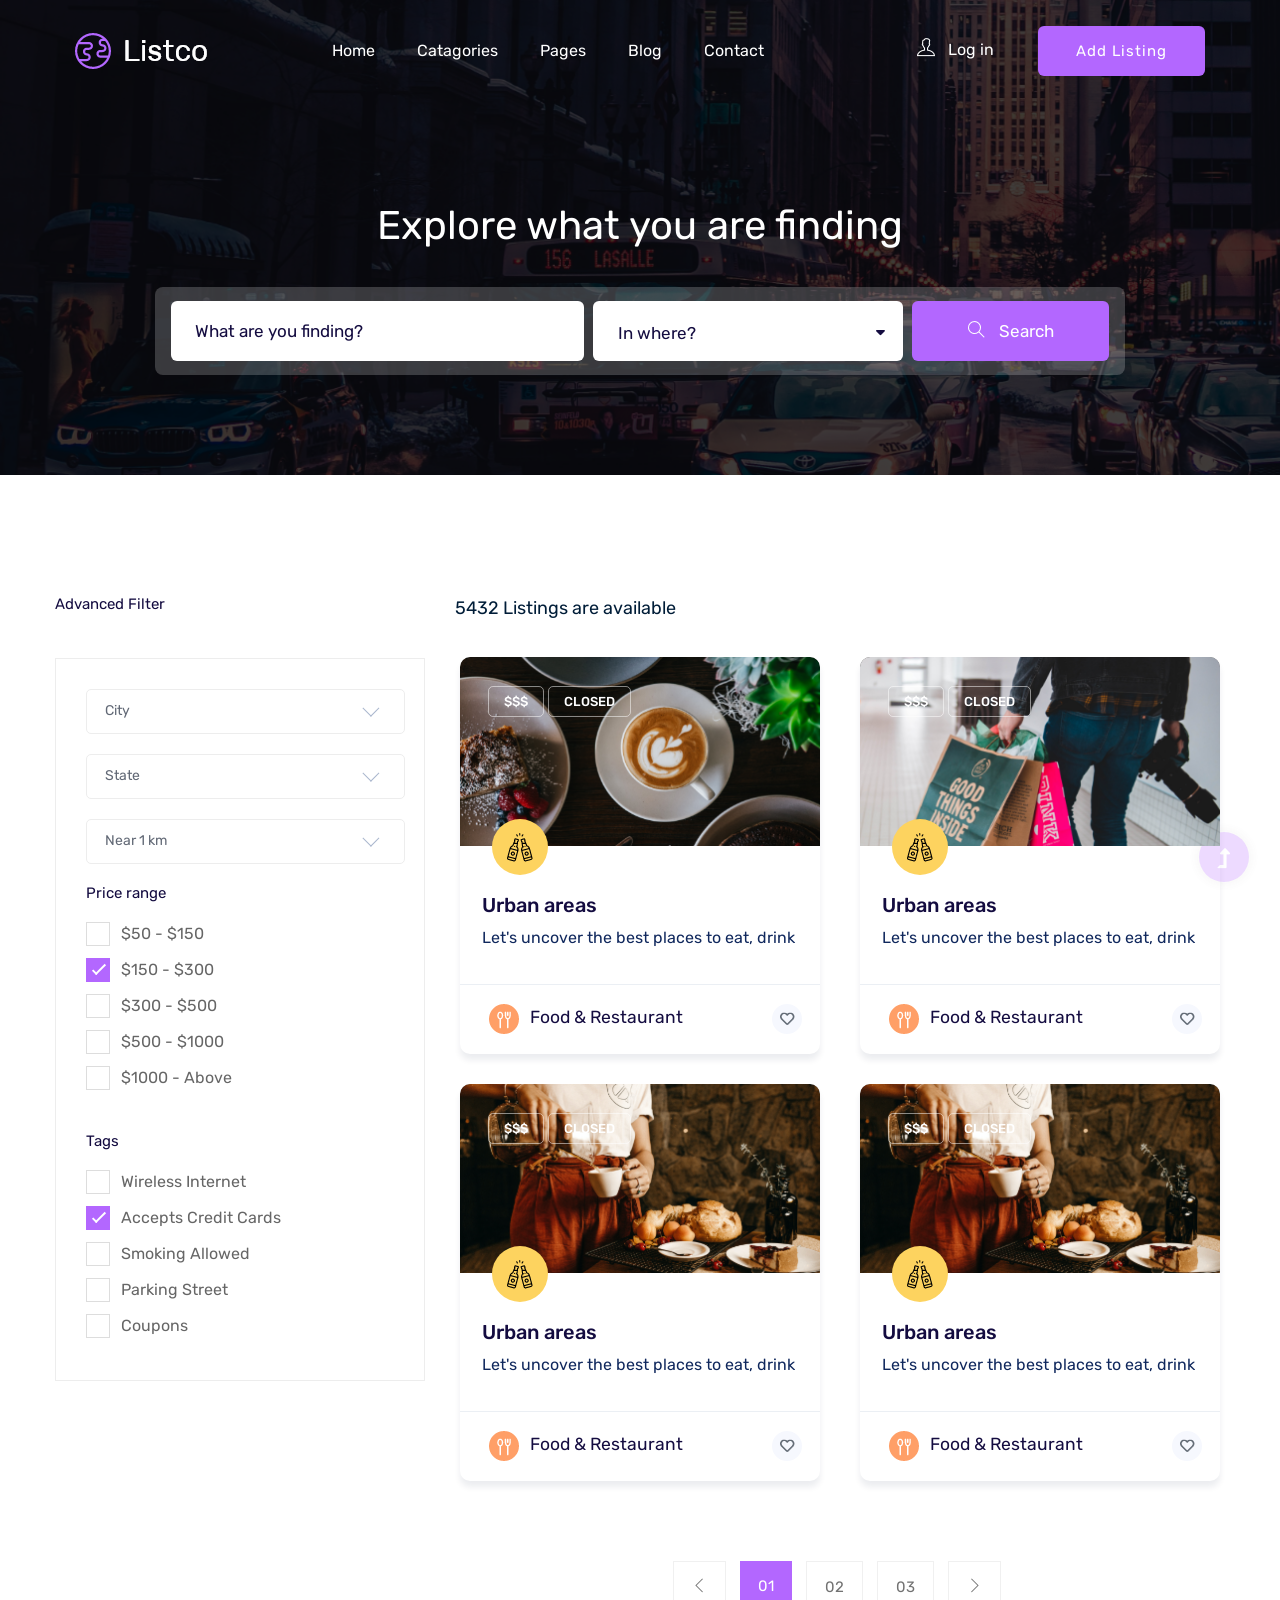
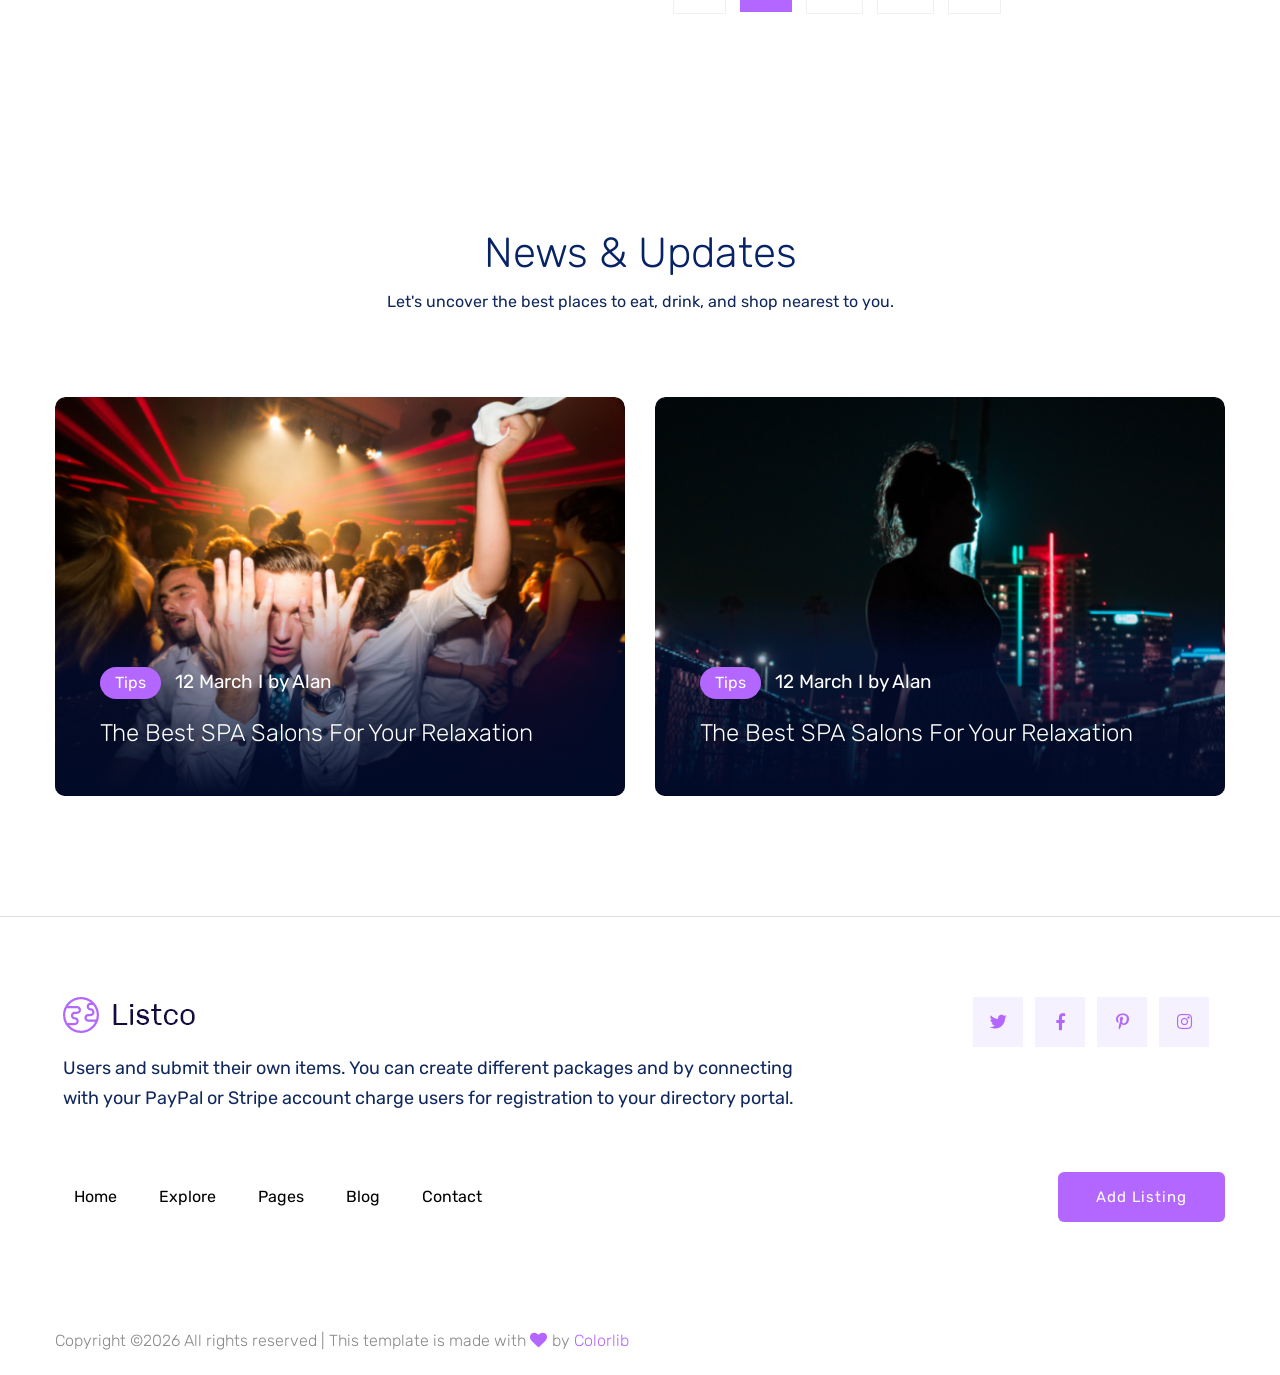
<file: WebContent/design/listing.html>
<!doctype html>
<html class="no-js" lang="zxx">
<head>
    <meta charset="utf-8">
    <meta http-equiv="x-ua-compatible" content="ie=edge">
    <title>DirectoryListing</title>
    <meta name="description" content="">
    <meta name="viewport" content="width=device-width, initial-scale=1">
    <link rel="manifest" href="site.webmanifest">
    <link rel="shortcut icon" type="image/x-icon" href="assets/img/favicon.ico">

	<!-- CSS here -->
	<link rel="stylesheet" href="assets/css/bootstrap.min.css">
	<link rel="stylesheet" href="assets/css/owl.carousel.min.css">
	<link rel="stylesheet" href="assets/css/slicknav.css">
    <link rel="stylesheet" href="assets/css/flaticon.css">
    <link rel="stylesheet" href="assets/css/progressbar_barfiller.css">
    <link rel="stylesheet" href="assets/css/gijgo.css">
    <link rel="stylesheet" href="assets/css/animate.min.css">
    <link rel="stylesheet" href="assets/css/animated-headline.css">
	<link rel="stylesheet" href="assets/css/magnific-popup.css">
	<link rel="stylesheet" href="assets/css/fontawesome-all.min.css">
	<link rel="stylesheet" href="assets/css/themify-icons.css">
	<link rel="stylesheet" href="assets/css/slick.css">
	<link rel="stylesheet" href="assets/css/nice-select.css">
	<link rel="stylesheet" href="assets/css/style.css">
</head>
<body>
    <!-- ? Preloader Start -->
    <div id="preloader-active">
        <div class="preloader d-flex align-items-center justify-content-center">
            <div class="preloader-inner position-relative">
                <div class="preloader-circle"></div>
                <div class="preloader-img pere-text">
                    <img src="assets/img/logo/loder.png" alt="">
                </div>
            </div>
        </div>
    </div>
    <!-- Preloader Start -->
    <header>
        <!-- Header Start -->
        <div class="header-area header-transparent">
            <div class="main-header header-sticky">
                <div class="container-fluid">
                    <div class="menu-wrapper d-flex align-items-center justify-content-between">
                        <!-- Logo -->
                        <div class="logo">
                            <a href="index.html"><img src="assets/img/logo/logo.png" alt=""></a>
                        </div>
                        <!-- Main-menu -->
                        <div class="main-menu f-right d-none d-lg-block">
                            <nav>
                                <ul id="navigation">
                                    <li><a href="index.html">Home</a></li>
                                    <li><a href="listing.html">Catagories</a></li> 
                                    <li><a href="#">Pages</a>
                                        <ul class="submenu">
                                            <li><a href="directory_details.html">listing Details</a></li>
                                            <li><a href="listing.html">Catagories</a></li> 
                                        </ul>
                                    </li>
                                    <li><a href="blog.html">Blog</a>
                                        <ul class="submenu">
                                            <li><a href="blog.html">Blog</a></li>
                                            <li><a href="blog_details.html">Blog Details</a></li>
                                            <li><a href="elements.html">Elements</a></li>
                                        </ul>
                                    </li>
                                    <li><a href="contact.html">Contact</a></li>
                                </ul>
                            </nav>
                        </div>          
                        <!-- Header-btn -->
                        <div class="header-btns d-none d-lg-block f-right">
                            <a href="#" class="mr-40"><i class="ti-user"></i> Log in</a>
                            <a href="#" class="btn">Add Listing</a>
                        </div>
                        <!-- Mobile Menu -->
                        <div class="col-12">
                            <div class="mobile_menu d-block d-lg-none"></div>
                        </div>
                    </div>
                </div>
            </div>
        </div>
        <!-- Header End -->
    </header>
    <main>
    <!--? Hero Area Start-->
    <div class="slider-area hero-bg2 hero-overly">
        <div class="single-slider hero-overly  slider-height2 d-flex align-items-center">
            <div class="container">
                <div class="row justify-content-center">
                    <div class="col-xl-10 col-lg-10">
                        <!-- Hero Caption -->
                        <div class="hero__caption hero__caption2 pt-200">
                            <h1>Explore what you are finding</h1>
                        </div>
                        <!--Hero form -->
                        <form action="#" class="search-box mb-100">
                            <div class="input-form">
                                <input type="text" placeholder="What are you finding?">
                            </div>
                            <div class="select-form">
                                <div class="select-itms">
                                    <select name="select" id="select1">
                                        <option value="">In where?</option>
                                        <option value="">Catagories One</option>
                                        <option value="">Catagories Two</option>
                                        <option value="">Catagories Three</option>
                                        <option value="">Catagories Four</option>
                                    </select>
                                </div>
                            </div>
                            <div class="search-form">
                                <a href="#"><i class="ti-search"></i> Search</a>
                            </div>	
                        </form>	
                    </div>
                </div>
            </div>
        </div>
    </div>
   


  <!-- listing Area Start -->
  <div class="listing-area pt-120 pb-120">
    <div class="container">
        <div class="row">
            <!--? Left content -->
            <div class="col-xl-4 col-lg-4 col-md-6">
                <div class="row">
                    <div class="col-12">
                            <div class="small-section-tittle2 mb-45">
                            <h4>Advanced Filter</h4>
                        </div>
                    </div>
                </div>
                <!-- Job Category Listing start -->
                <div class="category-listing mb-50">
                    <!-- single one -->
                    <div class="single-listing">
                        <!-- Select City items start -->
                        <div class="select-job-items2">
                            <select name="select2">
                                <option value="">City</option>
                                <option value="">Dhaka</option>
                                <option value="">india</option>
                                <option value="">UK</option>
                                <option value="">US</option>
                                <option value="">Pakistan</option>
                            </select>
                        </div>
                        <!--  Select City items End-->
                        <!-- Select State items start -->
                        <div class="select-job-items2">
                            <select name="select2">
                                <option value="">State</option>
                                <option value="">Dhaka</option>
                                <option value="">Mirpur</option>
                                <option value="">Danmondi</option>
                                <option value="">Rampura</option>
                                <option value="">Htizill</option>
                            </select>
                        </div>
                        <!--  Select State items End-->
                        <!-- Select km items start -->
                        <div class="select-job-items2">
                            <select name="select2">
                                <option value="">Near 1 km</option>
                                <option value="">2 km</option>
                                <option value="">3 km</option>
                                <option value="">4 km</option>
                                <option value="">5 km</option>
                                <option value="">6 km</option>
                            </select>
                        </div>
                        <!--  Select km items End-->
                        <!-- select-Categories start -->
                        <div class="select-Categories pt-80 pb-30">
                            <div class="small-section-tittle2 mb-20">
                                <h4>Price range</h4>
                            </div>
                            <label class="container">$50 - $150
                                <input type="checkbox">
                                <span class="checkmark"></span>
                            </label>
                            <label class="container">$150 - $300
                                <input type="checkbox" checked="checked active">
                                <span class="checkmark"></span>
                            </label>
                            <label class="container">$300 - $500
                                <input type="checkbox">
                                <span class="checkmark"></span>
                            </label>
                            <label class="container">$500 - $1000
                                <input type="checkbox">
                                <span class="checkmark"></span>
                            </label>
                            <label class="container">$1000 - Above
                                <input type="checkbox">
                                <span class="checkmark"></span>
                            </label>
                        </div>
                        <!-- select-Categories End -->
                        <!-- select-Categories start -->
                        <div class="select-Categories">
                            <div class="small-section-tittle2 mb-20">
                                <h4>Tags</h4>
                            </div>
                            <label class="container">Wireless Internet
                                <input type="checkbox">
                                <span class="checkmark"></span>
                            </label>
                            <label class="container">Accepts Credit Cards
                                <input type="checkbox" checked="checked active">
                                <span class="checkmark"></span>
                            </label>
                            <label class="container">Smoking Allowed
                                <input type="checkbox">
                                <span class="checkmark"></span>
                            </label>
                            <label class="container">Parking Street
                                <input type="checkbox">
                                <span class="checkmark"></span>
                            </label>
                            <label class="container">Coupons
                                <input type="checkbox">
                                <span class="checkmark"></span>
                            </label>
                        </div>
                        <!-- select-Categories End -->
                    </div>
                </div>
                <!-- Job Category Listing End -->
            </div>
            <!--?  Right content -->
            <div class="col-xl-8 col-lg-8 col-md-6">
                <div class="row">
                    <div class="col-lg-12">
                        <div class="count mb-35">
                            <span>5432 Listings are available</span>
                        </div>
                    </div>
                </div>
                <!--? Popular Directory Start -->
                <div class="popular-directorya-area fix">
                        <div class="row">
                            <div class="col-lg-6">
                                <!-- Single -->
                                <div class="properties properties2 mb-30">
                                    <div class="properties__card">
                                        <div class="properties__img overlay1">
                                            <a href="#"><img src="assets/img/gallery/properties1.png" alt=""></a>
                                            <div class="img-text">
                                                <span>$$$</span>
                                                <span>Closed</span>
                                            </div>
                                            <div class="icon">
                                                <img src="assets/img/gallery/categori_icon1.png" alt=""> 
                                            </div>
                                        </div>
                                        <div class="properties__caption">
                                            <h3><a href="#">Urban areas</a></h3>
                                            <p>Let's uncover the best places to eat, drink</p>
                                        </div>
                                        <div class="properties__footer d-flex justify-content-between align-items-center">
                                            <div class="restaurant-name">
                                                <img src="assets/img/gallery/restaurant-icon.png" alt="">
                                                <h3>Food & Restaurant</h3>
                                            </div>
                                            <div class="heart">
                                                <img src="assets/img/gallery/heart1.png" alt="">
                                            </div>
                                        </div>
                                    </div>
                                </div>
                            </div>
                            <div class="col-lg-6">
                                <!-- Single -->
                                <div class="properties properties2 mb-30">
                                    <div class="properties__card">
                                        <div class="properties__img overlay1">
                                            <a href="#"><img src="assets/img/gallery/properties2.png" alt=""></a>
                                            <div class="img-text">
                                                <span>$$$</span>
                                                <span>Closed</span>
                                            </div>
                                            <div class="icon">
                                                <img src="assets/img/gallery/categori_icon1.png" alt=""> 
                                            </div>
                                        </div>
                                        <div class="properties__caption">
                                            <h3><a href="#">Urban areas</a></h3>
                                            <p>Let's uncover the best places to eat, drink</p>
                                        </div>
                                        <div class="properties__footer d-flex justify-content-between align-items-center">
                                            <div class="restaurant-name">
                                                <img src="assets/img/gallery/restaurant-icon.png" alt="">
                                                <h3>Food & Restaurant</h3>
                                            </div>
                                            <div class="heart">
                                                <img src="assets/img/gallery/heart1.png" alt="">
                                            </div>
                                        </div>
                                    </div>
                                </div>
                            </div>
                            <div class="col-lg-6">
                                <!-- Single -->
                                <div class="properties properties2 mb-30">
                                    <div class="properties__card">
                                        <div class="properties__img overlay1">
                                            <a href="#"><img src="assets/img/gallery/properties3.png" alt=""></a>
                                            <div class="img-text">
                                                <span>$$$</span>
                                                <span>Closed</span>
                                            </div>
                                            <div class="icon">
                                                <img src="assets/img/gallery/categori_icon1.png" alt=""> 
                                            </div>
                                        </div>
                                        <div class="properties__caption">
                                            <h3><a href="#">Urban areas</a></h3>
                                            <p>Let's uncover the best places to eat, drink</p>
                                        </div>
                                        <div class="properties__footer d-flex justify-content-between align-items-center">
                                            <div class="restaurant-name">
                                                <img src="assets/img/gallery/restaurant-icon.png" alt="">
                                                <h3>Food & Restaurant</h3>
                                            </div>
                                            <div class="heart">
                                                <img src="assets/img/gallery/heart1.png" alt="">
                                            </div>
                                        </div>
                                    </div>
                                </div>
                            </div>
                            <div class="col-lg-6">
                                <!-- Single -->
                                <div class="properties properties2 mb-30">
                                    <div class="properties__card">
                                        <div class="properties__img overlay1">
                                            <a href="#"><img src="assets/img/gallery/properties3.png" alt=""></a>
                                            <div class="img-text">
                                                <span>$$$</span>
                                                <span>Closed</span>
                                            </div>
                                            <div class="icon">
                                                <img src="assets/img/gallery/categori_icon1.png" alt=""> 
                                            </div>
                                        </div>
                                        <div class="properties__caption">
                                            <h3><a href="#">Urban areas</a></h3>
                                            <p>Let's uncover the best places to eat, drink</p>
                                        </div>
                                        <div class="properties__footer d-flex justify-content-between align-items-center">
                                            <div class="restaurant-name">
                                                <img src="assets/img/gallery/restaurant-icon.png" alt="">
                                                <h3>Food & Restaurant</h3>
                                            </div>
                                            <div class="heart">
                                                <img src="assets/img/gallery/heart1.png" alt="">
                                            </div>
                                        </div>
                                    </div>
                                </div>
                            </div>
                        </div>
                </div>
                <!--? Popular Directory End -->
                <!--Pagination Start  -->
                <div class="pagination-area text-center">
                    <div class="container">
                        <div class="row">
                            <div class="col-xl-12">
                                <div class="single-wrap d-flex justify-content-center">
                                    <nav aria-label="Page navigation example">
                                        <ul class="pagination justify-content-start " id="myDIV">
                                            <li class="page-item"><a class="page-link" href="#"><span class="ti-angle-left"></span></a></li>
                                            <li class="page-item active"><a class="page-link" href="#">01</a></li>
                                            <li class="page-item"><a class="page-link" href="#">02</a></li>
                                            <li class="page-item"><a class="page-link" href="#">03</a></li>
                                            <li class="page-item"><a class="page-link" href="#"><span class="ti-angle-right"></span></a></li>
                                        </ul>
                                    </nav>
                                </div>
                            </div>
                        </div>
                    </div>
                </div>
                <!--Pagination End  -->
            </div>
        </div>
    </div>
</div>
<!-- listing-area Area End -->



    <!--? Popular Locations Start 01-->
    <div class="popular-location border-bottom section-padding40">
        <div class="container">
            <div class="row">
                <div class="col-lg-12">
                    <!-- Section Tittle -->
                    <div class="section-tittle text-center mb-80">
                        <h2>News & Updates</h2>
                        <p>Let's uncover the best places to eat, drink, and shop nearest to you.</p>
                    </div>
                </div>
            </div>
            <div class="row">
                <div class="col-lg-6 col-md-6 col-sm-12">
                    <div class="single-location mb-30">
                        <div class="location-img">
                            <img src="assets/img/gallery/home-blog1.png" alt="">
                        </div>
                        <div class="location-details">
                            <a href="#" class="location-btn">Tips</a>
                            <ul>
                                <li>12 March   I   by Alan</li>
                            </ul>
                            <p><a href="blog_details.html">The Best SPA Salons For Your Relaxation</a></p>
                        </div>
                    </div>
                </div>
                <div class="col-lg-6 col-md-6 col-sm-12">
                    <div class="single-location mb-30">
                        <div class="location-img">
                            <img src="assets/img/gallery/home-blog2.png" alt="">
                        </div>
                        <div class="location-details">
                            <a href="#" class="location-btn">Tips</a>
                            <ul>
                                <li>12 March   I   by Alan</li>
                            </ul>
                            <p><a href="blog_details.html">The Best SPA Salons For Your Relaxation</a></p>
                        </div>
                    </div>
                </div>
            </div>
        </div>
    </div>
    <!-- Popular Locations End -->
    <!--? Want To work 02-->
    <section class="wantToWork-area">
        <div class="container">
            <div class="wants-wrapper w-padding2">
                <div class="row justify-content-between">
                    <div class="col-xl-8 col-lg-8 col-md-7">
                        <div class="wantToWork-caption wantToWork-caption2">
                            <img src="assets/img/logo/logo2_footer.png" alt="" class="mb-20">
                            <p>Users and submit their own items. You can create different packages and by connecting with your
                                PayPal or Stripe account charge users for registration to your directory portal.</p>
                        </div>
                    </div>
                    <div class="col-xl-4 col-lg-4 col-md-5">
                        <div class="footer-social f-right sm-left">
                            <a href="#"><i class="fab fa-twitter"></i></a>
                            <a href="https://bit.ly/sai4ull"><i class="fab fa-facebook-f"></i></a>
                            <a href="#"><i class="fab fa-pinterest-p"></i></a>
                            <a href="#"><i class="fab fa-instagram"></i></a>
                        </div>
                    </div>
                </div>
            </div>
        </div>
    </section>
    <!-- Want To work End -->
    <!--? Want To work 01-->
    <section class="wantToWork-area">
        <div class="container">
            <div class="wants-wrapper">
                <div class="row align-items-center justify-content-between">
                    <div class="col-xl-7 col-lg-9 col-md-8">
                        <div class="wantToWork-caption wantToWork-caption2">
                            <div class="main-menu2">
                                <nav>
                                    <ul>
                                        <li><a href="index.html">Home</a></li>
                                        <li><a href="explore.html">Explore</a></li> 
                                        <li><a href="pages.html">Pages</a></li>
                                        <li><a href="blog.html">Blog</a></li>
                                        <li><a href="contact.html">Contact</a></li>
                                    </ul>
                                </nav>
                            </div>
                        </div>
                    </div>
                    <div class="col-xl-2 col-lg-3 col-md-4">
                        <a href="#" class="btn f-right sm-left">Add Listing</a>
                    </div>
                </div>
            </div>
        </div>
    </section>
    <!-- Want To work End -->
    </main>
    <footer>
        <div class="footer-wrapper pt-30">
            <!-- footer-bottom -->
            <div class="footer-bottom-area">
                <div class="container">
                    <div class="footer-border">
                        <div class="row d-flex justify-content-between align-items-center">
                            <div class="col-xl-10 col-lg-9 ">
                                <div class="footer-copy-right">
                                    <p><!-- Link back to Colorlib can't be removed. Template is licensed under CC BY 3.0. -->
  Copyright &copy;<script>document.write(new Date().getFullYear());</script> All rights reserved | This template is made with <i class="fa fa-heart" aria-hidden="true"></i> by <a href="https://colorlib.com" target="_blank">Colorlib</a>
  <!-- Link back to Colorlib can't be removed. Template is licensed under CC BY 3.0. --></p>
                                </div>
                            </div>
                        </div>
                    </div>
                </div>
            </div>
        </div>
    </footer>

    <!-- Scroll Up -->
    <div id="back-top" >
        <a title="Go to Top" href="#"> <i class="fas fa-level-up-alt"></i></a>
    </div>
    <!-- JS here -->

    <script src="./assets/js/vendor/modernizr-3.5.0.min.js"></script>
    <!-- Jquery, Popper, Bootstrap -->
    <script src="./assets/js/vendor/jquery-1.12.4.min.js"></script>
    <script src="./assets/js/popper.min.js"></script>
    <script src="./assets/js/bootstrap.min.js"></script>
    <!-- Jquery Mobile Menu -->
    <script src="./assets/js/jquery.slicknav.min.js"></script>

    <!-- Jquery Slick , Owl-Carousel Plugins -->
    <script src="./assets/js/owl.carousel.min.js"></script>
    <script src="./assets/js/slick.min.js"></script>
    <!-- One Page, Animated-HeadLin -->
    <script src="./assets/js/wow.min.js"></script>
    <script src="./assets/js/animated.headline.js"></script>
    <script src="./assets/js/jquery.magnific-popup.js"></script>

    <!-- Date Picker -->
    <script src="./assets/js/gijgo.min.js"></script>
    <!-- Nice-select, sticky -->
    <script src="./assets/js/jquery.nice-select.min.js"></script>
    <script src="./assets/js/jquery.sticky.js"></script>
    <!-- Progress -->
    <script src="./assets/js/jquery.barfiller.js"></script>
    
    <!-- counter , waypoint,Hover Direction -->
    <script src="./assets/js/jquery.counterup.min.js"></script>
    <script src="./assets/js/waypoints.min.js"></script>
    <script src="./assets/js/jquery.countdown.min.js"></script>
    <script src="./assets/js/hover-direction-snake.min.js"></script>

    <!-- contact js -->
    <script src="./assets/js/contact.js"></script>
    <script src="./assets/js/jquery.form.js"></script>
    <script src="./assets/js/jquery.validate.min.js"></script>
    <script src="./assets/js/mail-script.js"></script>
    <script src="./assets/js/jquery.ajaxchimp.min.js"></script>
    
    <!-- Jquery Plugins, main Jquery -->	
    <script src="./assets/js/plugins.js"></script>
    <script src="./assets/js/main.js"></script>

    
    </body>
</html>
</file>
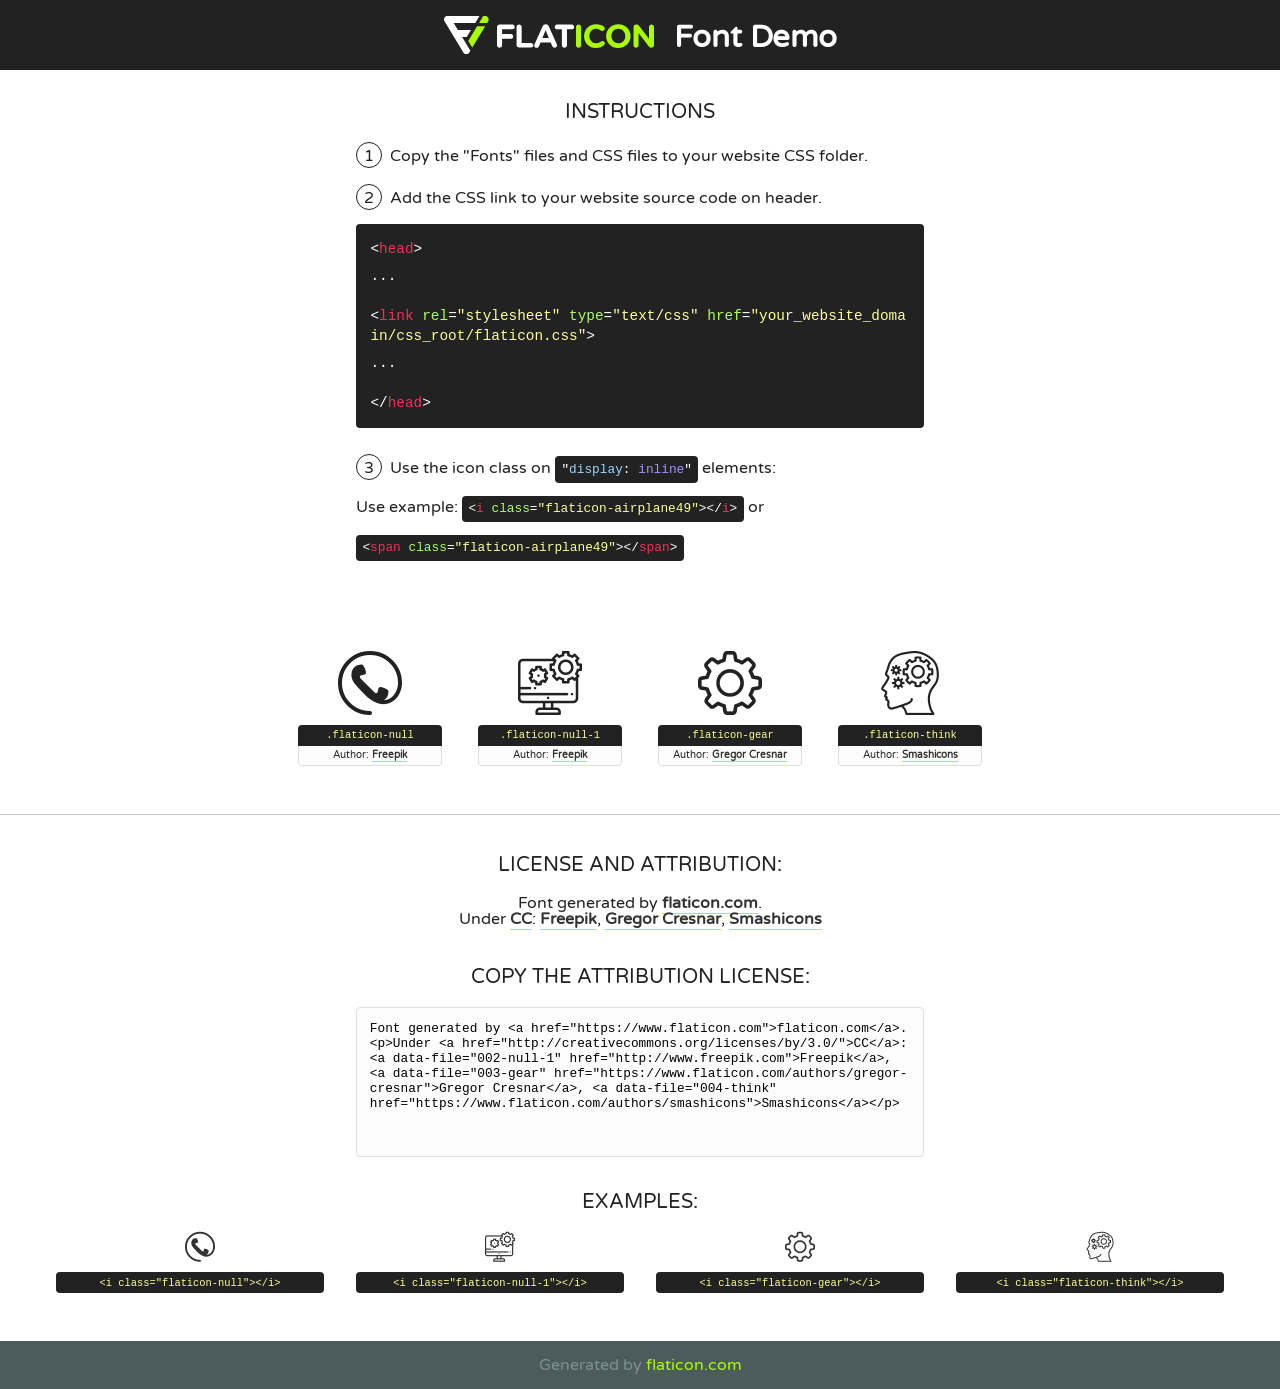
<file: WebContent/design/assets/fonts/flaticon.html>
<!DOCTYPE html>
<!--
  Flaticon icon font: Flaticon
  Creation date: 02/06/2020 05:24
-->
<html>
<!DOCTYPE html>
<html>

<head>
    <title>Flaticon WebFont</title>
    <link href="http://fonts.googleapis.com/css?family=Varela+Round" rel="stylesheet" type="text/css" />
    <link rel="stylesheet" type="text/css" href="flaticon.css">
    <meta charset="UTF-8">
    <style>
    html, body, div, span, applet, object, iframe,
    h1, h2, h3, h4, h5, h6, p, blockquote, pre,
    a, abbr, acronym, address, big, cite, code,
    del, dfn, em, img, ins, kbd, q, s, samp,
    small, strike, strong, sub, sup, tt, var,
    b, u, i, center,
    dl, dt, dd, ol, ul, li,
    fieldset, form, label, legend,
    table, caption, tbody, tfoot, thead, tr, th, td,
    article, aside, canvas, details, embed, 
    figure, figcaption, footer, header, hgroup, 
    menu, nav, output, ruby, section, summary,
    time, mark, audio, video {
        margin: 0;
        padding: 0;
        border: 0;
        font-size: 100%;
        font: inherit;
        vertical-align: baseline;
    }
    /* HTML5 display-role reset for older browsers */
    article, aside, details, figcaption, figure, 
    footer, header, hgroup, menu, nav, section {
        display: block;
    }
    body {
        line-height: 1;
    }
    ol, ul {
        list-style: none;
    }
    blockquote, q {
        quotes: none;
    }
    blockquote:before, blockquote:after,
    q:before, q:after {
        content: '';
        content: none;
    }
    table {
        border-collapse: collapse;
        border-spacing: 0;
    }
    body {
        font-family: 'Varela Round', Helvetica, Arial, sans-serif;
        font-size: 16px;
        color: #222;
    }
    a {
        color: #333;
        border-bottom: 1px solid #a9fd00;
        font-weight: bold;
        text-decoration: none;
    }
    * {
        -moz-box-sizing: border-box;
        -webkit-box-sizing: border-box;
        box-sizing: border-box;
        margin: 0;
        padding: 0;
    }
    [class^="flaticon-"]:before, [class*=" flaticon-"]:before, [class^="flaticon-"]:after, [class*=" flaticon-"]:after {
        font-family: Flaticon;
        font-size: 30px;
        font-style: normal;
        margin-left: 20px;
        color: #333;
    }
    .wrapper {
        max-width: 600px;
        margin: auto;
        padding: 0 1em;
    }
    .title {
        font-size: 1.25em;
        text-align: center;
        margin-bottom: 1em;
        text-transform: uppercase;
    }
    header {
        text-align: center;
        background-color: #222;
        color: #fff;
        padding: 1em;
    }
    header .logo {
        width: 210px;
        height: 38px;
        display: inline-block;
        vertical-align: middle;
        margin-right: 1em;
        border: none;
    }
    header strong {
        font-size: 1.95em;
        font-weight: bold;
        vertical-align: middle;
        margin-top: 5px;
        display: inline-block;
    }
    .demo {
        margin: 2em auto;
        line-height: 1.25em;
    }
    .demo ul li {
        margin-bottom: 1em;
    }
    .demo ul li .num {
        color: #222;
        border-radius: 20px;
        display: inline-block;
        width: 26px;
        padding: 3px;
        height: 26px;
        text-align: center;
        margin-right: 0.5em;
        border: 1px solid #222;
    }
    .demo ul li code {
        background-color: #222;
        border-radius: 4px;
        padding: 0.25em 0.5em;
        display: inline-block;
        color: #fff;
        font-family: Consolas,Monaco,Lucida Console,Liberation Mono,DejaVu Sans Mono,Bitstream Vera Sans Mono,Courier New, monospace;
        font-weight: lighter;
        margin-top: 1em;
        font-size: 0.8em;
        word-break: break-all;
    }
    .demo ul li code.big {
        padding: 1em;
        font-size: 0.9em;
    }
    .demo ul li code .red {
        color: #EF3159;
    }
    .demo ul li code .green {
        color: #ACFF65;
    }
    .demo ul li code .yellow {
        color: #FFFF99;
    }
    .demo ul li code .blue {
        color: #99D3FF;
    }
    .demo ul li code .purple {
        color: #A295FF;
    }
    .demo ul li code .dots {
        margin-top: 0.5em;
        display: block;
    }
    #glyphs {
        border-bottom: 1px solid #ccc;
        padding: 2em 0;
        text-align: center;
    }
    .glyph {
        display: inline-block;
        width: 9em;
        margin: 1em;
        text-align: center;
        vertical-align: top;
        background: #FFF;
    }
    .glyph .glyph-icon {
        padding: 10px;
        display: block;
        font-family:"Flaticon";
        font-size: 64px;
        line-height: 1;
    }
    .glyph .glyph-icon:before {
        font-size: 64px;
        color: #222;
        margin-left: 0;
    }
    .class-name {
        font-size: 0.65em;
        background-color: #222;
        color: #fff;
        border-radius: 4px 4px 0 0;
        padding: 0.5em;
        color: #FFFF99;
        font-family: Consolas,Monaco,Lucida Console,Liberation Mono,DejaVu Sans Mono,Bitstream Vera Sans Mono,Courier New, monospace;
    }
    .author-name {
        font-size: 0.6em;
        background-color: #fcfcfd;
        border: 1px solid #DEDEE4;
        border-top: 0;
        border-radius: 0 0 4px 4px;
        padding: 0.5em;
    }
    .class-name:last-child {
        font-size: 10px;
        color:#888;
    }
    .class-name:last-child a {
        font-size: 10px;
        color:#555;
    }
    .class-name:last-child a:hover {
        color:#a9fd00;
    }
    .glyph > input {
        display: block;
        width: 100px;
        margin: 5px auto;
        text-align: center;
        font-size: 12px;
        cursor: text;
    }
    .glyph > input.icon-input {
        font-family:"Flaticon";
        font-size: 16px;
        margin-bottom: 10px;
    }
    .attribution .title {
        margin-top: 2em;
    }
    .attribution textarea {
        background-color: #fcfcfd;
        padding: 1em;
        border: none;
        box-shadow: none;
        border: 1px solid #DEDEE4;
        border-radius: 4px;
        resize: none;
        width: 100%;
        height: 150px;
        font-size: 0.8em;
        font-family: Consolas,Monaco,Lucida Console,Liberation Mono,DejaVu Sans Mono,Bitstream Vera Sans Mono,Courier New, monospace;
        -webkit-appearance: none;
    }
    .iconsuse {
        margin: 2em auto;
        text-align: center;
        max-width: 1200px;
    }
    .iconsuse:after {
        content: '';
        display: table;
        clear: both;
    }
    .iconsuse .image {
        float: left;
        width: 25%;
        padding: 0 1em;
    }
    .iconsuse .image p {
        margin-bottom: 1em;
    }
    .iconsuse .image span {
        display: block;
        font-size: 0.65em;
        background-color: #222;
        color: #fff;
        border-radius: 4px;
        padding: 0.5em;
        color: #FFFF99;
        margin-top: 1em;
        font-family: Consolas,Monaco,Lucida Console,Liberation Mono,DejaVu Sans Mono,Bitstream Vera Sans Mono,Courier New, monospace;
    }
    #footer {
        text-align: center;
        background-color: #4C5B5C;
        color: #7c9192;
        padding: 1em;
    }
    #footer a {
        border: none;
        color: #a9fd00;
        font-weight: normal;
    }
    @media (max-width: 960px) {
        .iconsuse .image {
            width: 50%;
        }
    }
    @media (max-width: 560px) {
        .iconsuse .image {
            width: 100%;
        }
    }
    </style>
</head>

<body class="characters-off">

    <header>
        <a href="https://www.flaticon.com" target="_blank" class="logo">
            <svg version="1.1" xmlns="http://www.w3.org/2000/svg" xmlns:xlink="http://www.w3.org/1999/xlink" xmlns:a="http://ns.adobe.com/AdobeSVGViewerExtensions/3.0/" viewBox="0 0 560.875 102.036" enable-background="new 0 0 560.875 102.036" xml:space="preserve">
                <defs>
                </defs>
                <g>
                    <g class="letters">
                        <path fill="#ffffff" d="M141.596,29.675c0-3.777,2.985-6.767,6.764-6.767h34.438c3.426,0,6.15,2.728,6.15,6.15
                        c0,3.43-2.724,6.149-6.15,6.149h-27.674v13.091h23.719c3.429,0,6.151,2.724,6.151,6.15c0,3.43-2.723,6.149-6.151,6.149h-23.719
                        v17.574c0,3.773-2.986,6.761-6.764,6.761c-3.779,0-6.764-2.989-6.764-6.761V29.675z"></path>
                        <path fill="#ffffff" d="M193.844,29.149c0-3.781,2.985-6.767,6.764-6.767c3.776,0,6.763,2.985,6.763,6.767v42.957h25.039
                        c3.426,0,6.149,2.726,6.149,6.153c0,3.425-2.723,6.15-6.149,6.15h-31.802c-3.779,0-6.764-2.986-6.764-6.768V29.149z"></path>
                        <path fill="#ffffff" d="M241.891,75.71l21.438-48.407c1.492-3.341,4.215-5.357,7.906-5.357h0.792
                        c3.686,0,6.323,2.017,7.815,5.357l21.439,48.407c0.436,0.967,0.701,1.845,0.701,2.723c0,3.602-2.809,6.501-6.414,6.501
                        c-3.161,0-5.269-1.845-6.499-4.655l-4.132-9.661h-27.059l-4.301,10.102c-1.144,2.631-3.426,4.214-6.237,4.214
                        c-3.517,0-6.24-2.81-6.24-6.325C241.1,77.64,241.451,76.677,241.891,75.71z M279.932,58.666l-8.521-20.297l-8.526,20.297H279.932
                        z"></path>
                        <path fill="#ffffff" d="M314.864,35.387H301.86c-3.429,0-6.239-2.813-6.239-6.238c0-3.429,2.811-6.24,6.239-6.24h39.533
                        c3.426,0,6.237,2.811,6.237,6.24c0,3.425-2.811,6.238-6.237,6.238h-13.001v42.785c0,3.773-2.99,6.761-6.764,6.761
                        c-3.779,0-6.764-2.989-6.764-6.761V35.387z"></path>
                        <path fill="#A9FD00" d="M352.615,29.149c0-3.781,2.985-6.767,6.767-6.767c3.774,0,6.761,2.985,6.761,6.767v49.024
                        c0,3.773-2.987,6.761-6.761,6.761c-3.781,0-6.767-2.989-6.767-6.761V29.149z"></path>
                        <path fill="#A9FD00" d="M374.132,53.836v-0.179c0-17.481,13.178-31.801,32.065-31.801c9.22,0,15.459,2.458,20.557,6.238
                        c1.402,1.054,2.637,2.985,2.637,5.357c0,3.692-2.985,6.59-6.681,6.59c-1.845,0-3.071-0.702-4.044-1.319
                        c-3.776-2.813-7.729-4.393-12.562-4.393c-10.364,0-17.831,8.611-17.831,19.154v0.173c0,10.542,7.291,19.329,17.831,19.329
                        c5.715,0,9.492-1.756,13.359-4.834c1.049-0.874,2.458-1.491,4.039-1.491c3.429,0,6.325,2.813,6.325,6.236
                        c0,2.106-1.056,3.78-2.282,4.834c-5.539,4.834-12.036,7.733-21.878,7.733C387.572,85.464,374.132,71.493,374.132,53.836z"></path>
                        <path fill="#A9FD00" d="M433.009,53.836v-0.179c0-17.481,13.79-31.801,32.766-31.801c18.981,0,32.592,14.143,32.592,31.628v0.173
                        c0,17.483-13.785,31.807-32.769,31.807C446.625,85.464,433.009,71.32,433.009,53.836z M484.224,53.836v-0.179
                        c0-10.539-7.725-19.326-18.626-19.326c-10.893,0-18.449,8.611-18.449,19.154v0.173c0,10.542,7.73,19.329,18.626,19.329
                        C476.676,72.986,484.224,64.378,484.224,53.836z"></path>
                        <path fill="#A9FD00" d="M506.233,29.321c0-3.774,2.99-6.763,6.767-6.763h1.401c3.252,0,5.183,1.583,7.029,3.953l26.093,34.265
                        V29.059c0-3.692,2.99-6.677,6.681-6.677c3.683,0,6.671,2.985,6.671,6.677v48.934c0,3.78-2.987,6.765-6.764,6.765h-0.436
                        c-3.257,0-5.188-1.581-7.034-3.953l-27.056-35.492v32.944c0,3.687-2.985,6.676-6.678,6.676c-3.683,0-6.673-2.989-6.673-6.676
                        V29.321z"></path>
                    </g>
                    <g class="insignia">
                        <path fill="#ffffff" d="M48.372,56.137h12.517l11.156-18.537H37.186L25.688,18.539h57.825L94.668,0H9.271
                        C5.925,0,2.842,1.801,1.198,4.716c-1.644,2.907-1.593,6.482,0.134,9.343l50.38,83.501c1.678,2.781,4.689,4.476,7.938,4.476
                        c3.246,0,6.257-1.695,7.935-4.476l2.898-4.804L48.372,56.137z"></path>
                        <g class="i">
                            <path fill="#A9FD00" d="M93.575,18.539h0.031v0.004l21.652,0.004l2.705-4.488c1.727-2.861,1.778-6.436,0.133-9.343
                            C116.454,1.801,113.371,0,110.026,0h-5.294L93.575,18.539z"></path>
                            <polygon fill="#A9FD00" points="88.291,27.356 64.725,66.486 75.519,84.404 109.942,27.356"></polygon>
                        </g>
                    </g>
                </g>
            </svg>
        </a>
        <strong>Font Demo</strong>
    </header>


    <section class="demo wrapper">

        <p class="title">Instructions</p>

        <ul>
            <li>
                <span class="num">1</span>Copy the "Fonts" files and CSS files to your website CSS folder.
            </li>
            <li>
                <span class="num">2</span>Add the CSS link to your website source code on header.
                <code class="big">
                    &lt;<span class="red">head</span>&gt;
                    <br/><span class="dots">...</span>
                    <br/>&lt;<span class="red">link</span> <span class="green">rel</span>=<span class="yellow">"stylesheet"</span> <span class="green">type</span>=<span class="yellow">"text/css"</span> <span class="green">href</span>=<span class="yellow">"your_website_domain/css_root/flaticon.css"</span>&gt;
                    <br/><span class="dots">...</span>
                    <br/>&lt;/<span class="red">head</span>&gt;
                </code>
            </li>

            <li>
                <p>
                    <span class="num">3</span>Use the icon class on <code>"<span class="blue">display</span>:<span class="purple"> inline</span>"</code> elements:
                    <br />
                    Use example: <code>&lt;<span class="red">i</span> <span class="green">class</span>=<span class="yellow">&quot;flaticon-airplane49&quot;</span>&gt;&lt;/<span class="red">i</span>&gt;</code> or <code>&lt;<span class="red">span</span> <span class="green">class</span>=<span class="yellow">&quot;flaticon-airplane49&quot;</span>&gt;&lt;/<span class="red">span</span>&gt;</code>
            </li>
        </ul>

    </section>




   <section id="glyphs">          
    
      
        <div class="glyph"><div class="glyph-icon flaticon-null"></div>
            <div class="class-name">.flaticon-null</div>
            <div class="author-name">Author: <a data-file="001-null" href="http://www.freepik.com">Freepik</a> </div> 
        </div>        
        
        <div class="glyph"><div class="glyph-icon flaticon-null-1"></div>
            <div class="class-name">.flaticon-null-1</div>
            <div class="author-name">Author: <a data-file="002-null-1" href="http://www.freepik.com">Freepik</a> </div> 
        </div>        
        
        <div class="glyph"><div class="glyph-icon flaticon-gear"></div>
            <div class="class-name">.flaticon-gear</div>
            <div class="author-name">Author: <a data-file="003-gear" href="https://www.flaticon.com/authors/gregor-cresnar">Gregor Cresnar</a> </div> 
        </div>        
        
        <div class="glyph"><div class="glyph-icon flaticon-think"></div>
            <div class="class-name">.flaticon-think</div>
            <div class="author-name">Author: <a data-file="004-think" href="https://www.flaticon.com/authors/smashicons">Smashicons</a> </div> 
        </div>        
        

    </section>



    <section class="attribution wrapper"   style="text-align:center;">

      <div class="title">License and attribution:</div><div class="attrDiv">Font generated by <a href="https://www.flaticon.com">flaticon.com</a>. <div><p>Under <a href="http://creativecommons.org/licenses/by/3.0/">CC</a>: <a data-file="002-null-1" href="http://www.freepik.com">Freepik</a>, <a data-file="003-gear" href="https://www.flaticon.com/authors/gregor-cresnar">Gregor Cresnar</a>, <a data-file="004-think" href="https://www.flaticon.com/authors/smashicons">Smashicons</a></p>  </div>
      </div>
      <div class="title">Copy the Attribution License:</div>

    <textarea onclick="this.focus();this.select();">Font generated by &lt;a href=&quot;https://www.flaticon.com&quot;&gt;flaticon.com&lt;/a&gt;. <p>Under <a href="http://creativecommons.org/licenses/by/3.0/">CC</a>: <a data-file="002-null-1" href="http://www.freepik.com">Freepik</a>, <a data-file="003-gear" href="https://www.flaticon.com/authors/gregor-cresnar">Gregor Cresnar</a>, <a data-file="004-think" href="https://www.flaticon.com/authors/smashicons">Smashicons</a></p>  
     </textarea>

    </section>

    <section class="iconsuse">

          <div class="title">Examples:</div>            
             
            <div class="image">
                <p>
                    <i class="glyph-icon flaticon-null"></i> 
                    <span>&lt;i class=&quot;flaticon-null&quot;&gt;&lt;/i&gt;</span>
                </p>
            </div>
            
            <div class="image">
                <p>
                    <i class="glyph-icon flaticon-null-1"></i> 
                    <span>&lt;i class=&quot;flaticon-null-1&quot;&gt;&lt;/i&gt;</span>
                </p>
            </div>
            
            <div class="image">
                <p>
                    <i class="glyph-icon flaticon-gear"></i> 
                    <span>&lt;i class=&quot;flaticon-gear&quot;&gt;&lt;/i&gt;</span>
                </p>
            </div>
            
            <div class="image">
                <p>
                    <i class="glyph-icon flaticon-think"></i> 
                    <span>&lt;i class=&quot;flaticon-think&quot;&gt;&lt;/i&gt;</span>
                </p>
            </div>
                       
        </div>
                            
    </section>

<div id="footer">
    <div>Generated by <a href="https://www.flaticon.com">flaticon.com</a>
    </div>
</div>



</body>
</html>
</file>
<file: WebContent/design/assets/css/flaticon.css>
/*
  	Flaticon icon font: Flaticon
  	Creation date: 02/06/2020 05:24
  	*/

@font-face {
  font-family: "Flaticon";
  src: url("../fonts/Flaticon.eot");
  src: url("../fonts/Flaticon.eot?#iefix") format("embedded-opentype"),
       url("../fonts/Flaticon.woff2") format("woff2"),
       url("../fonts/Flaticon.woff") format("woff"),
       url("../fonts/Flaticon.ttf") format("truetype"),
       url("../fonts/Flaticon.svg#Flaticon") format("svg");
  font-weight: normal;
  font-style: normal;
}

@media screen and (-webkit-min-device-pixel-ratio:0) {
  @font-face {
    font-family: "Flaticon";
    src: url("../fonts/Flaticon.svg#Flaticon") format("svg");
  }
}

[class^="flaticon-"]:before, [class*=" flaticon-"]:before,
[class^="flaticon-"]:after, [class*=" flaticon-"]:after {   
  font-family: Flaticon;
font-style: normal;
}

.flaticon-null:before { content: "\f100"; }
.flaticon-null-1:before { content: "\f101"; }
.flaticon-gear:before { content: "\f102"; }
.flaticon-think:before { content: "\f103"; }
</file>
<file: WebContent/design/assets/css/progressbar_barfiller.css>
/* Custom Code skills */
.single-skill{
  display: flex;
}

.single-skill span {
	color: #79838b;
	font-size: 13px;
	font-weight: 300;
	letter-spacing: 0;
	margin-bottom: 14px;
	display: block;
}
.single-skill .bar-progress {
	width: 100%;
}
.single-skill .bar-title {
  width: 20%;
  margin-bottom: 19px;
}

.skills-content {
  padding-top: 200px;
  padding-left: 70px;
}

.skills-shape-bg {
  height: 651px;
  width: 868px;
  position: absolute;
  content: "";
  border: 2px solid #4d4d4d;
  left: 40%;
  top: 255px;
}

.skills-shape-bg::before {
  position: absolute;
  content: "";
  height: 465px;
  width: 300px;
  border: 2px solid #4d4d4d;
  left: -35%;
  top: 50%;
  transform: translateY(-50%);
  border-right: 0;
}



/* Default */
.barfiller {
	width: 100%;
	height: 10px;
	background: #f6f9fc;
  position: relative;
  border-radius: 5px;
}

.barfiller .fill {
  display: block;
  position: relative;
  width: 0px;
  height: 100%;
  background: #333;
  z-index: 1;
  border-radius: 5px;
}

.barfiller .tipWrap { display: none; }

.barfiller .tip {
  margin-top: -28px;
  padding: 2px 4px;
  font-size: 16px;
  color: #09cc7f;
  left: 0px;
  position: absolute;
  z-index: 2;
  background: transparent;
  font-weight: 800;
}

.barfiller .tip:after {
  border: solid;
  border-color: rgba(0,0,0,.8) transparent;
  border-width: 6px 6px 0 6px;
  content: "";
  display: block;
  position: absolute;
  left: 9px;
  top: 100%;
  z-index: 9;
  display: none;
  
}
</file>
<file: WebContent/design/assets/css/gijgo.css>
.gj-button {
    background-color: #f5f5f5;
    border: 1px solid #ddd;
    color: #000;
    border-radius: 3px;
    padding: 6px 10px;
    cursor: pointer;
}

.gj-unselectable {
    -webkit-touch-callout: none;
    -webkit-user-select: none;
    -khtml-user-select: none;
    -moz-user-select: none;
    -ms-user-select: none;
    user-select: none;
}

.gj-row {
    display: -webkit-box;
    display: -ms-flexbox;
    display: flex;
    -ms-flex-wrap: wrap;
    flex-wrap: wrap;
}

.gj-margin-left-5 {
    margin-left: 5px;
}

.gj-margin-left-10 {
    margin-left: 10px;
}

.gj-width-full {
    width: 100%;
}

.gj-cursor-pointer {
    cursor: pointer;
}

.gj-text-align-center {
    text-align: center;
}

.gj-font-size-16 {
    font-size: 16px;
}

.gj-hidden {
    display: none;
}

/** Material Design */
.gj-button-md {
    background: 0 0;
    border: none;
    border-radius: 2px;
    color: rgba(0, 0, 0, 0.87);
    position: relative;
    height: 36px;
    margin: 0;
    min-width: 64px;
    padding: 0 16px;
    display: inline-block;
    font-family: "Roboto","Helvetica","Arial",sans-serif;
    font-size: 1rem;
    font-weight: 500;
    text-transform: uppercase;
    letter-spacing: 0;
    overflow: hidden;
    will-change: box-shadow;
    transition: box-shadow .2s cubic-bezier(.4,0,1,1),background-color .2s cubic-bezier(.4,0,.2,1),color .2s cubic-bezier(.4,0,.2,1);
    outline: none;
    cursor: pointer;
    text-decoration: none;
    text-align: center;
    line-height: 36px;
    vertical-align: middle;
    overflow: hidden;
    -webkit-user-select: none;
    -moz-user-select: none;
    -ms-user-select: none;
    user-select: none;
}

.gj-button-md:hover {
    background-color: rgba(158,158,158,.2);
}

.gj-button-md:disabled {
    color: rgba(0,0,0,.26);
    background: 0 0;
}

.gj-button-md .material-icons,
.gj-button-md .gj-icon {
    vertical-align: middle;
    /*font-size: 1.3rem;
    margin-right: 4px;*/
}

.gj-button-md.gj-button-md-icon {
    width: 24px;
    height: 31px;
    min-width: 24px;
    padding: 0px;
    display: table;
}

.gj-button-md.gj-button-md-icon .material-icons,
.gj-button-md.gj-button-md-icon .gj-icon {
    display: table-cell;
    margin-right: 0px;
    width: 24px;
    height: 24px;
}

.gj-button-md.active {
    background-color: rgba(158,158,158,.4);
}

.gj-button-md-group {
    position: relative;
    display: inline-block;
    vertical-align: middle;
}
.gj-textbox-md {
	/* border: none; */
	/* border-bottom: 1px solid rgba(0,0,0,.42); */
	display: block;
	font-family: "Helvetica","Arial",sans-serif;
	font-size: 16px;
	line-height: 16px;
	/* padding: 4px 0px; */
	margin: 0;
	/* width: 100%; */
	background: 0 0;
	/* text-align: ; */
	color: rgba(0,0,0,.87);
	padding-left: 44px;
	border: 1px solid #dca73a;
	/* padding: 15px 15px; */
	/* text-align: center; */
	width: 177px;
	height: 55px;
	border-radius: 5px;
}
.gj-textbox-md:focus,
.gj-textbox-md:active {
    /* border-bottom: 2px solid rgba(0,0,0,.42); */
    outline: none;
}

.gj-textbox-md::placeholder {
    color: #8e8e8e;
}

.gj-textbox-md:-ms-input-placeholder {
    color: #8e8e8e;
}

.gj-textbox-md::-ms-input-placeholder {
    color: #8e8e8e;
}

.gj-md-spacer-24 {
    min-width: 24px;
    width: 24px;
    display: inline-block;
}

.gj-md-spacer-32 {
    min-width: 32px;
    width: 32px;
    display: inline-block;
}

.gj-modal {
    position: fixed;
    top: 0;
    right: 0;
    bottom: 0;
    left: 0;
    z-index: 1203;
    display: none;
    overflow: hidden;
    -webkit-overflow-scrolling: touch;
    outline: 0;
    background-color: rgba(0, 0, 0, 0.54118);
    transition: 200ms ease opacity;
    will-change: opacity;
}

/* List */
ul.gj-list li [data-role="wrapper"] {
    display: table;
    width: 100%;
}

ul.gj-list li [data-role="checkbox"] {
    display: table-cell;
    vertical-align:middle;
    text-align:center;
}

ul.gj-list li [data-role="image"] {
    display: table-cell;
    vertical-align:middle;
    text-align:center;
}

ul.gj-list li [data-role="display"] {
    display: table-cell;
    vertical-align:middle;
    cursor: pointer;
}

ul.gj-list li [data-role="display"]:empty:before {
  content: "\200b"; /* unicode zero width space character */
}

/* List - Bootstrap */
ul.gj-list-bootstrap {
    padding-left: 0px;
    margin-bottom: 0px;
}

ul.gj-list-bootstrap li {
    padding: 0px;
}

ul.gj-list-bootstrap li [data-role="wrapper"] {
    padding: 0px 10px;
}

ul.gj-list-bootstrap li [data-role="checkbox"] {
    width: 24px;
    padding: 3px;
}

ul.gj-list-bootstrap li [data-role="image"] {
    width: 24px;
    height: 24px;
}

ul.gj-list-bootstrap li [data-role="display"] {
    padding: 8px 0px 8px 4px;
}

.list-group-item.active ul li, .list-group-item.active:focus ul li, .list-group-item.active:hover ul li {
    text-shadow: none;
    color:initial;
}

/* List - Material Design */
ul.gj-list-md {
    padding: 0px;
    list-style: none;
    list-style-type: none;
    line-height: 24px;
    letter-spacing: 0;
    color: #616161; /* Gray 700 */
}

ul.gj-list-md li {
    display: list-item;
    list-style-type: none;
    padding: 0px;
    min-height: unset;
    box-sizing: border-box;
    align-items: center;
    cursor: default;
    overflow: hidden;

    font-family: "Roboto","Helvetica","Arial",sans-serif;
    font-size: 16px;
    font-weight: 400;
    letter-spacing: .04em;
    line-height: 1;
    
    -webkit-flex-direction: row;
    -ms-flex-direction: row;
    flex-direction: row;
    -webkit-flex-wrap: nowrap;
    -ms-flex-wrap: nowrap;
    flex-wrap: nowrap;
}

ul.gj-list-md li [data-role="checkbox"] {
    height: 24px;
    width: 24px;
}

ul.gj-list-md li [data-role="image"] {
    height: 24px;
    width: 24px;
}

ul.gj-list-md li [data-role="display"] {
    padding: 8px 0px 8px 5px;
    order: 0;
    flex-grow: 2;
    text-decoration: none;
    box-sizing: border-box;
    align-items: center;
    text-align: left;
    color: rgba(0,0,0,.87);
}

ul.gj-list-md li.disabled>[data-role="wrapper"]>[data-role="display"] {
    color: #9E9E9E; /* Gray 500 */
}

.gj-list-md-active {
    background: #e0e0e0;
    color: #3f51b5;
}


/* Picker */
.gj-picker {
    position: absolute;
    z-index: 1203;
    background-color: #fff;
}

.gj-picker .selected {
    color: #fff;
}

/* Material Design */
.gj-picker-md {
    font-family: "Roboto","Helvetica","Arial",sans-serif;
    font-size: 16px;
    font-weight: 400;
    letter-spacing: .04em;
    line-height: 1;
    color: rgba(0,0,0,.87);
    border: 1px solid #E0E0E0;
}

.gj-modal .gj-picker-md {
    border: 0px;
}

.gj-picker-md [role="header"] {
    color: rgba(255, 255, 255, 0.54);
    display: flex;
    background: #2196f3;
    align-items: baseline;
    user-select: none;
    justify-content: center;
}

.gj-picker-md [role="footer"] {
    float: right;
    padding: 10px;
}

.gj-picker-md [role="footer"] button.gj-button-md {
    color: #2196f3;
    font-weight: bold;
    font-size: 13px;
}

/* Bootstrap */
.gj-picker-bootstrap {
    border-radius: 4px;
    border: 1px solid #E0E0E0;
}

.gj-picker-bootstrap .selected {
    color: #888;
}

.gj-picker-bootstrap [role="header"] {
    background: #eee;
    color: #AAA;
}
@font-face {
    font-family: 'gijgo-material';
    src: url('../fonts/gijgo-material.eot?235541');
    src: url('../fonts/gijgo-material.eot?235541#iefix') format('embedded-opentype'), url('../fonts/gijgo-material.ttf?235541') format('truetype'), url('../fonts/gijgo-material.woff?235541') format('woff'), url('../fonts/gijgo-material.svg?235541#gijgo-material') format('svg');
    font-weight: normal;
    font-style: normal;
}

.gj-icon {
    /* use !important to prevent issues with browser extensions that change fonts */
    font-family: 'gijgo-material' !important;
    font-size: 24px;
    speak: none;
    font-style: normal;
    font-weight: normal;
    font-variant: normal;
    text-transform: none;
    line-height: 1;
    /* Enable Ligatures ================ */
    letter-spacing: 0;
    -webkit-font-feature-settings: "liga";
    -moz-font-feature-settings: "liga=1";
    -moz-font-feature-settings: "liga";
    -ms-font-feature-settings: "liga" 1;
    font-feature-settings: "liga";
    -webkit-font-variant-ligatures: discretionary-ligatures;
    font-variant-ligatures: discretionary-ligatures;
    /* Better Font Rendering =========== */
    -webkit-font-smoothing: antialiased;
    -moz-osx-font-smoothing: grayscale;
}

.gj-icon.undo:before {
    content: "\e900";
}

.gj-icon.vertical-align-top:before {
    content: "\e901";
}

.gj-icon.vertical-align-center:before {
    content: "\e902";
}

.gj-icon.vertical-align-bottom:before {
    content: "\e903";
}

.gj-icon.arrow-dropup:before {
    content: "\e904";
}

.gj-icon.clock:before {
    content: "\e905";
}

.gj-icon.refresh:before {
    content: "\e906";
}

.gj-icon.last-page:before {
    content: "\e907";
}

.gj-icon.first-page:before {
    content: "\e908";
}

.gj-icon.cancel:before {
    content: "\e909";
}

.gj-icon.clear:before {
    content: "\e90a";
}

.gj-icon.check-circle:before {
    content: "\e90b";
}

.gj-icon.delete:before {
    content: "\e90c";
}

.gj-icon.arrow-upward:before {
    content: "\e90d";
}

.gj-icon.arrow-forward:before {
    content: "\e90e";
}

.gj-icon.arrow-downward:before {
    content: "\e90f";
}

.gj-icon.arrow-back:before {
    content: "\e910";
}

.gj-icon.list-numbered:before {
    content: "\e911";
}

.gj-icon.list-bulleted:before {
    content: "\e912";
}

.gj-icon.indent-increase:before {
    content: "\e913";
}

.gj-icon.indent-decrease:before {
    content: "\e914";
}

.gj-icon.redo:before {
    content: "\e915";
}

.gj-icon.align-right:before {
    content: "\e916";
}

.gj-icon.align-left:before {
    content: "\e917";
}

.gj-icon.align-justify:before {
    content: "\e918";
}

.gj-icon.align-center:before {
    content: "\e919";
}

.gj-icon.strikethrough:before {
    content: "\e91a";
}

.gj-icon.italic:before {
    content: "\e91b";
}

.gj-icon.underlined:before {
    content: "\e91c";
}

.gj-icon.bold:before {
    content: "\e91d";
}

.gj-icon.arrow-dropdown:before {
    content: "\e91e";
}

.gj-icon.done:before {
    content: "\e91f";
}

.gj-icon.pencil:before {
    content: "\e920";
}

.gj-icon.minus:before {
    content: "\e921";
}

.gj-icon.plus:before {
    content: "\e922";
}

.gj-icon.chevron-up:before {
    content: "\e923";
}

.gj-icon.chevron-right:before {
    content: "\e924";
}

.gj-icon.chevron-down:before {
    content: "\e925";
}

.gj-icon.chevron-left:before {
    content: "\e926";
}

.gj-icon.event:before {
    content: "\e927";
}
.gj-draggable {
    cursor: move;
}
.gj-resizable-handle {
    position: absolute;
    font-size: 0.1px;
    display: block;
    -ms-touch-action: none;
    touch-action: none;
    z-index: 1203;
}

.gj-resizable-n {
    cursor: n-resize;
    height: 7px;
    width: 100%;
    top: -5px;
    left: 0;
}
.gj-resizable-e {
    cursor: e-resize;
    width: 7px;
    right: -5px;
    top: 0;
    height: 100%;
}
.gj-resizable-s {
    cursor: s-resize;
    height: 7px;
    width: 100%;
    bottom: -5px;
    left: 0;
}
.gj-resizable-w {
	cursor: w-resize;
	width: 7px;
	left: -5px;
	top: 0;
	height: 100%;
}
.gj-resizable-se {
	cursor: se-resize;
	width: 12px;
	height: 12px;
	right: 1px;
	bottom: 1px;
}
.gj-resizable-sw {
	cursor: sw-resize;
	width: 9px;
	height: 9px;
	left: -5px;
	bottom: -5px;
}
.gj-resizable-nw {
	cursor: nw-resize;
	width: 9px;
	height: 9px;
	left: -5px;
	top: -5px;
}
.gj-resizable-ne {
	cursor: ne-resize;
	width: 9px;
	height: 9px;
	right: -5px;
	top: -5px;
}

.gj-dialog-footer {
    position: absolute;
    bottom: 0px;
    width: 100%;
    margin-top: 0px;
}

.gj-dialog-scrollable [data-role="body"] {
    overflow-x: hidden;
    overflow-y: scroll;
}

/** Bootstrap 3 **/
.gj-dialog-bootstrap {
    overflow: hidden;
    z-index: 1202;
}

.gj-dialog-bootstrap [data-role="title"] {
    display: inline;
}
.gj-dialog-bootstrap [data-role="close"] {
    line-height: 1.42857143;
}

/** Bootstrap 4 **/
.gj-dialog-bootstrap4 {
    overflow: hidden;
    z-index: 1202;
}

.gj-dialog-bootstrap4 [data-role="title"] {
    display: inline;
}
.gj-dialog-bootstrap4 [data-role="close"] {
    line-height: 1.5;
}

/** Material Design **/
.gj-dialog-md {
    background-color: #FFF;
    overflow: hidden;
    border: none;
    box-shadow: 0 11px 15px -7px rgba(0,0,0,.2), 0 24px 38px 3px rgba(0,0,0,.14), 0 9px 46px 8px rgba(0,0,0,.12);
    box-sizing: border-box;
    position: relative;
    display: -webkit-box;
    display: -webkit-flex;
    display: -ms-flexbox;
    display: flex;
    -webkit-box-orient: vertical;
    -webkit-box-direction: normal;
    -webkit-flex-direction: column;
    -ms-flex-direction: column;
    flex-direction: column;
    -webkit-background-clip: padding-box;
    background-clip: padding-box;
    outline: 0;
    z-index: 1202;
}

.gj-dialog-md-header {
    padding: 24px 24px 0px 24px;
    font-family: "Roboto","Helvetica","Arial",sans-serif;
}

.gj-dialog-md-title {
    margin: 0;
    font-weight: 400;
    display: inline;
    line-height: 28px;
    font-size: 20px;
}

.gj-dialog-md-close {
    -webkit-appearance: none;
    padding: 0;
    cursor: pointer;
    background: 0 0;
    border: 0;
    float: right;
    line-height: 28px;
    font-size: 28px;
}

.gj-dialog-md-body {
    padding: 20px 24px 24px 24px;
    color: rgba(0,0,0,.54);
    font-family: "Helvetica","Arial",sans-serif;
    font-size: 14px;
    font-weight: 400;
    line-height: 20px;
}

.gj-dialog-md-footer {
    padding: 8px 8px 8px 24px;
    display: -webkit-flex;
    display: -ms-flexbox;
    display: flex;
    -webkit-flex-direction: row-reverse;
    -ms-flex-direction: row-reverse;
    flex-direction: row-reverse;
    -webkit-flex-wrap: wrap;
    -ms-flex-wrap: wrap;
    flex-wrap: wrap;

    box-sizing: border-box;
}

.gj-dialog-md-footer>*:first-child {
    margin-right: 0;
}

.gj-dialog-md-footer>* {
    margin-right: 8px;
    height: 36px;
}
DIV.gj-grid-wrapper {
    margin: auto;
    position: relative;
    clear:both;
    z-index: 1;
}

TABLE.gj-grid {
    margin: auto;    
    border-collapse: collapse;
    width: 100%;
    table-layout: fixed;
}

TABLE.gj-grid THEAD TH [data-role="selectAll"] {
    margin: auto;
}

TABLE.gj-grid THEAD TH [data-role="title"] {
    display: inline-block;
}

TABLE.gj-grid THEAD TH [data-role="sorticon"] {
    display: inline-block;
}

TABLE.gj-grid THEAD TH {
    overflow: hidden;
    text-overflow: ellipsis;
}

TABLE.gj-grid.autogrow-header-row THEAD TH {
    overflow: auto;
    text-overflow: initial;
    white-space: pre-wrap;
    -ms-word-break: break-word;
    word-break: break-word;
}

TABLE.gj-grid > tbody > tr > td {
    overflow: hidden;
    position: relative;
}

table.gj-grid tbody div[data-role="display"] {
    vertical-align: middle;
    text-indent: 0;
    white-space: pre-wrap;
    -ms-word-break: break-word;
    word-break: break-word;
}

table.gj-grid.fixed-body-rows tbody div[data-role="display"] {
    overflow: hidden;
    text-overflow: ellipsis;
    white-space: nowrap;
    -ms-word-break: initial;
    word-break: initial;
}

table.gj-grid tfoot DIV[data-role="display"] {
    vertical-align: middle;
    text-indent: 0;
    display: flex;
}

TABLE.gj-grid .fa {
    padding: 2px;
}

TABLE.gj-grid > tbody > tr > td > div {
    padding: 2px;
    overflow: hidden;
}

DIV.gj-grid-wrapper DIV.gj-grid-loading-cover
{
    background: #BBBBBB;
    opacity: 0.5;
    position: absolute;
    vertical-align: middle;
}

DIV.gj-grid-wrapper DIV.gj-grid-loading-text
{
    position: absolute;
    font-weight: bold;
}

/* Bootstrap Theme */
table.gj-grid-bootstrap thead th {
    background-color: #f5f5f5;
    vertical-align:middle;
}

table.gj-grid-bootstrap thead th [data-role="sorticon"] {
    margin-left: 5px;
}

table.gj-grid-bootstrap thead th [data-role="sorticon"] i.gj-icon,
table.gj-grid-bootstrap thead th [data-role="sorticon"] i.material-icons {
    position: absolute;
    font-size: 20px;
    top: 15px;
}

table.gj-grid-bootstrap tbody tr td div[data-role="display"] {
    padding: 0px;
}

.gj-grid-bootstrap-4 .gj-checkbox-bootstrap {
    display: inline-block;
    padding-top: 2px;
}

.gj-grid-bootstrap-4 tbody tr.active {
    background-color: rgba(0,0,0,.075);
}

/* Material Design Theme */
.gj-grid-md {
    position: relative;
    border: 1px solid #e0e0e0;
    border-collapse: collapse;
    white-space: nowrap;
    font-size: 13px;
    font-family: "Roboto","Helvetica","Arial",sans-serif;
    background-color: #fff;
}

.gj-grid-md td:first-of-type, .gj-grid-md th:first-of-type {
    padding-left: 24px;
}

.gj-grid-md th {
    position: relative;
    vertical-align: bottom;
    font-weight: 700;
    line-height: 31px;
    letter-spacing: 0;
    height: 56px;
    font-size: 12px;
    color: rgba(0,0,0,.54);
    padding-bottom: 8px;
    box-sizing: border-box;
    padding: 12px 18px;
    text-align: right;
}

.gj-grid-md td {
    position: relative;
    height: 48px;
    border-top: 1px solid #e0e0e0;
    border-bottom: 1px solid #e0e0e0;
    padding: 12px 18px;
    box-sizing: border-box;
    text-align: left;
    color: rgba(0,0,0,.87);
}

.gj-grid-md tbody tr {
    position: relative;
    height: 48px;
    transition-duration: .28s;
    transition-timing-function: cubic-bezier(.4,0,.2,1);
    transition-property: background-color;
}

.gj-grid-md tbody tr:hover {
    background-color: #EEEEEE; /* Gray 200 */
}

.gj-grid-md tbody tr.gj-grid-md-select {
    background-color: #F5F5F5; /* Grey 100 */
}


table.gj-grid-md thead th [data-role="sorticon"] {
    margin-left: 5px;
}

table.gj-grid-md thead th [data-role="sorticon"] i.gj-icon,
table.gj-grid-md thead th [data-role="sorticon"] i.material-icons {
    position: absolute;
    font-size: 16px;
    top: 19px;
}

table.gj-grid-md thead th.gj-grid-select-all {
    padding-bottom: 3px;
}
/* Hide all prioritized columns by default */
@media only all {
	th.display-1120,
	td.display-1120,
	th.display-960,
	td.display-960,
	th.display-800,
	td.display-800,
	th.display-640,
	td.display-640,
	th.display-480,
	td.display-480,
	th.display-320,
	td.display-320 {
		display: none;
	}
}

/* Show at 320px (20em x 16px) */
@media screen and (min-width: 20em) {
	TABLE.gj-grid-bootstrap th.display-320,
	TABLE.gj-grid-bootstrap td.display-320 {
		display: table-cell;
	}
}
/* Show at 480px (30em x 16px) */
@media screen and (min-width: 30em) {
	TABLE.gj-grid-bootstrap th.display-480,
	TABLE.gj-grid-bootstrap td.display-480 {
		display: table-cell;
	}
}
/* Show at 640px (40em x 16px) */
@media screen and (min-width: 40em) {
	TABLE.gj-grid-bootstrap th.display-640,
	TABLE.gj-grid-bootstrap td.display-640 {
		display: table-cell;
	}
}
/* Show at 800px (50em x 16px) */
@media screen and (min-width: 50em) {
	TABLE.gj-grid-bootstrap th.display-800,
	TABLE.gj-grid-bootstrap td.display-800 {
		display: table-cell;
	}
}
/* Show at 960px (60em x 16px) */
@media screen and (min-width: 60em) {
	TABLE.gj-grid-bootstrap th.display-960,
	TABLE.gj-grid-bootstrap td.display-960 {
		display: table-cell;
	}
}
/* Show at 1,120px (70em x 16px) */
@media screen and (min-width: 70em) {
	TABLE.gj-grid-bootstrap th.display-1120,
	TABLE.gj-grid-bootstrap td.display-1120 {
		display: table-cell;
	}
}

/* Material Design Theme */
.gj-grid-md tfoot tr th {
    padding-right: 14px;
}

.gj-grid-md tfoot tr[data-role="pager"] .gj-grid-mdl-pager-label {
    padding-left: 5px;
    padding-right: 5px;
}

.gj-grid-md tfoot tr[data-role="pager"] .gj-dropdown-md {
    margin-left: 12px;
}

.gj-grid-md tfoot tr[data-role="pager"] .gj-dropdown-md [role="presenter"] {
    font-size: 12px;
    font-weight: bold;
    color: rgba(0,0,0,.54);
}

.gj-grid-md tfoot tr[data-role="pager"] .gj-dropdown-md [role="presenter"] [role="display"] {
    text-align: right;
}

.gj-grid-md tfoot tr[data-role="pager"] .gj-grid-md-limit-select {
    margin-left: 10px;
    font-size: 12px;
    font-weight: bold;
    color: rgba(0,0,0,.54);
}

/* Bootstrap */
.gj-grid-bootstrap tfoot tr[data-role="pager"] th {
    line-height: 30px;
    background-color: #f5f5f5;
}

.gj-grid-bootstrap tfoot tr[data-role="pager"] th > div > div {
    margin-right: 5px;
}

.gj-grid-bootstrap tfoot tr[data-role="pager"] th > div > button {
    margin-right: 5px;
}

.gj-grid-bootstrap-4 tfoot tr[data-role="pager"] th > div button {
    height: 34px;
}

.gj-grid-bootstrap-4 tfoot tr[data-role="pager"] th div .gj-dropdown-bootstrap-4 .gj-dropdown-expander-mi .gj-icon {
    top: 5px;
}

.gj-grid-bootstrap-3 tfoot tr[data-role="pager"] th > div > input {
    margin-right: 5px;
    width: 40px;
    text-align: right;
    display: inline-block;
    font-weight: bold;
}

.gj-grid-bootstrap-4 tfoot tr[data-role="pager"] th > div > div.input-group {
    width: 40px;
}

.gj-grid-bootstrap-4 tfoot tr[data-role="pager"] th > div > div.input-group input {
    text-align: right;
    font-weight: bold;
    height: 34px;
    padding-top: 2px;
    padding-bottom: 6px;
}

.gj-grid-bootstrap tfoot tr[data-role="pager"] th > div > select {
    display: inline-block;
    margin-right: 5px;
    width: 60px;
}

.gj-grid-bootstrap tfoot tr[data-role="pager"] th .gj-dropdown-bootstrap .gj-list-bootstrap [data-role="display"] {
    line-height: 14px;
}

.gj-grid-bootstrap tfoot tr[data-role="pager"] th .gj-dropdown-bootstrap [role="presenter"] [role="display"] {
    font-weight: bold;
}

.gj-grid-bootstrap tfoot tr[data-role="pager"] th .gj-dropdown-bootstrap-3 [role="presenter"] {
    padding: 2px 8px;
}

.gj-grid-bootstrap tfoot tr[data-role="pager"] th .gj-dropdown-bootstrap-4 [role="presenter"] {
    padding: 1px 8px;
}
.gj-grid thead tr th div.gj-grid-column-resizer-wrapper {
    position: relative;
    width: 100%;
    height: 0px; 
    top: 0px; 
    left: 0px; 
    padding: 0px;
}

span.gj-grid-column-resizer {
    position: absolute;
    right: 0px;
    width: 10px;
    top: -100px;
    height: 300px;
    z-index: 1203;
    cursor: e-resize;
}

.gj-grid-resize-cursor {
    cursor: e-resize;
}
.gj-grid-md tbody tr.gj-grid-top-border td {
  border-top: 2px solid #777;
}
.gj-grid-md tbody tr.gj-grid-bottom-border td {
  border-bottom: 2px solid #777;
}

.gj-grid-bootstrap tbody tr.gj-grid-top-border td {
  border-top: 2px solid #777;
}
.gj-grid-bootstrap tbody tr.gj-grid-bottom-border td {
  border-bottom: 2px solid #777;
}
.gj-grid-md thead tr th.gj-grid-left-border,
.gj-grid-md tbody tr td.gj-grid-left-border
{
    border-left: 3px solid #777;
}
.gj-grid-md thead tr th.gj-grid-right-border,
.gj-grid-md tbody tr td.gj-grid-right-border
{
    border-right: 3px solid #777;
}

.gj-grid-bootstrap thead tr th.gj-grid-left-border,
.gj-grid-bootstrap tbody tr td.gj-grid-left-border
{
    border-left: 5px solid #ddd;
}
.gj-grid-bootstrap thead tr th.gj-grid-right-border,
.gj-grid-bootstrap tbody tr td.gj-grid-right-border
{
    border-right: 5px solid #ddd;
}
.gj-dirty {
    position: absolute;
    top: 0px;
    left: 0px;
    border-style: solid;
    border-width: 3px;
    border-color: #f00 transparent transparent #f00;
    padding: 0;
    overflow: hidden;
    vertical-align: top;
}

/* Material Design */
.gj-grid-md tbody tr td.gj-grid-management-column {
    padding: 3px;
}

.gj-grid-md tbody tr td[data-mode="edit"] {
    padding: 0px 18px;
}

.gj-grid-md tbody .gj-dropdown-md [role="presenter"] [role="display"] {
    padding: 0px;
}

/* Bootstrap */
.gj-grid-bootstrap tbody tr td[data-mode="edit"] {
    padding: 0px;
}

.gj-grid-bootstrap tbody tr td[data-mode="edit"] [data-role="edit"] {
    padding: 0px;
}

/* Bootstrap 3 */
.gj-grid-bootstrap-3 tbody tr td.gj-grid-management-column {
    padding: 3px;
}

.gj-grid-bootstrap-3 tbody tr td[data-mode="edit"] {
    height: 38px;
}

.gj-grid-bootstrap-3 tbody tr td[data-mode="edit"] [data-role="edit"] input[type="text"] {
    height: 37px;
    padding: 8px;
}

.gj-grid-bootstrap-3 tbody tr td[data-mode="edit"] .gj-dropdown-bootstrap [role="presenter"] {
    border: 0px;
    border-radius: 0px;
    height: 37px;
    padding-left: 8px;
}

.gj-grid-bootstrap-3 tbody tr td[data-mode="edit"] .gj-datepicker-bootstrap {
    height: 37px;
}

.gj-grid-bootstrap-3 tbody tr td[data-mode="edit"] .gj-datepicker-bootstrap [role="input"] {
    height: 37px;
    border:0px;
    border-radius: 0px;
}

.gj-grid-bootstrap-3 tbody tr td[data-mode="edit"] .gj-datepicker-bootstrap [role="right-icon"] {
    border:0px;
    border-radius: 0px;
}

.gj-grid-bootstrap-3 tbody tr td[data-mode="edit"] .gj-checkbox-bootstrap {
    display: inline-block;
    padding-top: 10px;
    height: 32px;
}

/* Bootstrap 4 */
.gj-grid-bootstrap-4 tbody tr td.gj-grid-management-column {
    padding: 6px;
}

.gj-grid-bootstrap-4 tbody tr td[data-mode="edit"] [data-role="edit"] input[type="text"] {
    height: 48px;
    padding-left: 12px;
}

.gj-grid-bootstrap-4 tbody tr td[data-mode="edit"] .gj-dropdown-bootstrap [role="presenter"] {
    border: 0px;
    border-radius: 0px;
    height: 48px;
    padding-left: 12px;
    font-family: -apple-system,system-ui,BlinkMacSystemFont,"Segoe UI",Roboto,"Helvetica Neue",Arial,sans-serif;
}

.gj-grid-bootstrap-4 tbody tr td[data-mode="edit"] .gj-dropdown-bootstrap-4 [role="expander"].gj-dropdown-expander-mi .gj-icon,
.gj-grid-bootstrap-4 tbody tr td[data-mode="edit"] .gj-dropdown-bootstrap-4 [role="expander"].gj-dropdown-expander-mi .material-icons {
    top: 13px;
}

.gj-grid-bootstrap-4 tbody tr td[data-mode="edit"] .gj-datepicker-bootstrap {
    height: 48px;
}

.gj-grid-bootstrap-4 tbody tr td[data-mode="edit"] .gj-datepicker-bootstrap [role="input"] {
    height: 48px;
    border:0px;
    border-radius: 0px;
}

.gj-grid-bootstrap-4 tbody tr td[data-mode="edit"] .gj-datepicker-bootstrap [role="right-icon"] {
    background-color: #fff;
}

.gj-grid-bootstrap-4 tbody tr td[data-mode="edit"] .gj-datepicker-bootstrap [role="right-icon"] button {
    border: 0px;
    border-radius: 0px;
    width: 43px;
    position: relative;
}

.gj-grid-bootstrap-4 tbody tr td[data-mode="edit"] .gj-datepicker-bootstrap [role="right-icon"] .gj-icon,
.gj-grid-bootstrap-4 tbody tr td[data-mode="edit"] .gj-datepicker-bootstrap [role="right-icon"] .material-icons {
    top: 13px;
    left: 10px;
    font-size: 24px;
}

.gj-grid-bootstrap-4 tbody tr td[data-mode="edit"] .gj-checkbox-bootstrap {
    display: inline-block;
    padding-top: 15px;
    height: 42px;
}
.gj-grid-md thead tr[data-role="filter"] th {
    border-top: 1px solid #e0e0e0;
}

div.gj-grid-wrapper div.gj-grid-bootstrap-toolbar {
    background-color: #f5f5f5;
    padding: 8px;
    font-weight: bold;
    border: 1px solid #ddd;
}

div.gj-grid-wrapper div.gj-grid-bootstrap-4-toolbar {
    background-color: #f5f5f5;
    padding: 12px;
    font-weight: bold;
    border: 1px solid #ddd;
}

div.gj-grid-wrapper div.gj-grid-md-toolbar {
    font-weight: bold;
    font-size: 24px;
    font-family: "Helvetica","Arial",sans-serif;
    background-color: rgb(255, 255, 255);
    
    border-top: 1px solid #e0e0e0;
    border-left: 1px solid #e0e0e0;
    border-right: 1px solid #e0e0e0;
    border-bottom: 0px;
    border-collapse: collapse;

    padding: 0 18px 0px 18px;
    line-height: 56px;
}
table.gj-grid-scrollable tbody {
    overflow-y: auto;
    overflow-x: hidden;
    display: block;
}

/* Material Design */
table.gj-grid-md.gj-grid-scrollable {
    border-bottom: 0px;
}

table.gj-grid-md.gj-grid-scrollable tbody {
    border-right: 1px solid #e0e0e0;
    border-bottom: 1px solid #e0e0e0;
}

table.gj-grid-md.gj-grid-scrollable tfoot {
    border-bottom: 1px solid #e0e0e0;
}

/* Bootstrap 3 */
table.gj-grid-bootstrap.gj-grid-scrollable {
    border-bottom: 0px;
}

table.gj-grid-bootstrap.gj-grid-scrollable tbody {
    border-right: 1px solid #ddd;
    border-bottom: 1px solid #ddd;
}

table.gj-grid-bootstrap.gj-grid-scrollable tbody tr[data-role="row"]:first-child td {
    border-top: 0px;
}

table.gj-grid-bootstrap.gj-grid-scrollable tbody tr[data-role="row"] td:first-child {
    border-left: 0px;
}

table.gj-grid-bootstrap.gj-grid-scrollable tbody tr[data-role="row"] td:last-child {
    border-right: 0px;
}

table.gj-grid-bootstrap.gj-grid-scrollable tfoot {
    border-bottom: 1px solid #ddd;
}

ul.gj-list li [data-role="spacer"] {
    display: table-cell;
}

ul.gj-list li [data-role="expander"] {
    display: table-cell;
    vertical-align:middle;
    text-align:center;
    cursor: pointer;
}

[data-type="tree"] ul li [data-role="expander"].gj-tree-material-icons-expander {
    width: 24px;
}

[data-type="tree"] ul li [data-role="expander"].gj-tree-font-awesome-expander {
    width: 24px;
}

[data-type="tree"] ul li [data-role="expander"].gj-tree-glyphicons-expander {
    width: 24px;
}

[data-type="tree"] ul li [data-role="expander"].gj-tree-glyphicons-expander .glyphicon {
    top: 4px;
    height: 24px;
}

/* Bootstrap Theme */
.gj-tree-bootstrap-3 ul.gj-list-bootstrap li {
    border: 0px;
    border-radius: 0px;
    color: #333;
}

.gj-tree-bootstrap-3 ul.gj-list-bootstrap li.active {
    color: #fff;
}

.gj-tree-bootstrap-3 ul.gj-list-bootstrap li.disabled {
    color: #777;
    background-color: #eee;
}

.gj-tree-bootstrap-4 ul.gj-list-bootstrap li {
    border: 0px;
    border-radius: 0px;
    color: #212529;
}

.gj-tree-bootstrap-4 ul.gj-list-bootstrap li.active {
    color: #fff;
}

.gj-tree-bootstrap-4 ul.gj-list-bootstrap li.disabled {
    color: #868e96;
}

.gj-tree-bootstrap-4 ul.gj-list-bootstrap li ul.gj-list-bootstrap {
    width: 100%;
}

.gj-tree-bootstrap-border ul.gj-list-bootstrap li {
    border: 1px solid #ddd;
}

.gj-tree-bootstrap-border ul.gj-list-bootstrap li ul.gj-list-bootstrap li {
    border-left: 0px;
    border-right: 0px;
}

.gj-tree-bootstrap-border ul.gj-list-bootstrap li:first-child {
    border-top-left-radius: 4px;
    border-top-right-radius: 4px;
}

.gj-tree-bootstrap-border ul.gj-list-bootstrap li:last-child {
    border-bottom-left-radius: 4px;
    border-bottom-right-radius: 4px;
}

.gj-tree-bootstrap-border ul.gj-list-bootstrap li ul.gj-list-bootstrap li:first-child {
    border-top-left-radius: 0px;
    border-top-right-radius: 0px;
}

.gj-tree-bootstrap-border ul.gj-list-bootstrap li ul.gj-list-bootstrap li:last-child {
    border-bottom: 0px;
    border-bottom-left-radius: 0px;
    border-bottom-right-radius: 0px;
}

ul.gj-list-bootstrap li [data-role="expander"].gj-tree-material-icons-expander {
    padding-top: 8px;
    padding-bottom: 4px;
}

ul.gj-list-bootstrap li [data-role="expander"].gj-tree-material-icons-expander .gj-icon {
    width: 24px;
    height: 24px;
}

/* Material Design Theme */
ul.gj-list-md li.disabled > [data-role="wrapper"] > [data-role="expander"] {
    color: #9E9E9E; /* Gray 500 */
}

.gj-tree-md-border ul.gj-list-md li {
    border: 1px solid #616161; /* Gray 700 */
    margin-bottom: -1px;
}

.gj-tree-md-border ul.gj-list-md li ul.gj-list-md li {
    border-left: 0px;
    border-right: 0px;
}

.gj-tree-md-border ul.gj-list-md li ul.gj-list-md li:last-child {
    border-bottom: 0px;
}
.gj-tree-drop-above {    
    border-top: 1px solid #000;
}

.gj-tree-drop-below {
    border-bottom: 1px solid #000;
}

.gj-tree-bootstrap-3 ul.gj-list-bootstrap li [data-role="wrapper"].drop-above {
    border-top: 2px solid #000;
}

.gj-tree-bootstrap-3 ul.gj-list-bootstrap li [data-role="wrapper"].drop-below {
    border-bottom: 2px solid #000;
}

.gj-tree-bootstrap-4 ul.gj-list-bootstrap li [data-role="wrapper"].drop-above {
    border-top: 2px solid #000;
}

.gj-tree-bootstrap-4 ul.gj-list-bootstrap li [data-role="wrapper"].drop-below {
    border-bottom: 2px solid #000;
}

.gj-tree-drag-el {
    padding: 0px;
    margin: 0px;
    z-index: 1203;
}

.gj-tree-drag-el li {
    padding: 0px;
    margin: 0px;
}

.gj-tree-drag-el [data-role="wrapper"] {
    cursor: move;
    display: table;
}

.gj-tree-drag-el [data-role="indicator"] {
    width: 14px;
    padding: 0px 3px;
    display: table-cell;
    vertical-align: middle;
    text-align: center;
}

.gj-tree-bootstrap-drag-el li.list-group-item {
    border: 0px;
    background: unset;
}

.gj-tree-bootstrap-drag-el [data-role="indicator"] {
    width: 24px;
    height: 24px;
    padding: 0px;
}

.gj-tree-md-drag-el [data-role="indicator"] {
    width: 24px;
    height: 24px;
    padding: 0px;
}
/* Bootstrap */
.gj-checkbox-bootstrap {
    min-width: 0;
    font-size: 0;
    font-weight: normal;
    margin: 0px;
    text-align: center;
    width: 18px;
    height: 18px;
    position: relative;
    display: inline;
}

.gj-checkbox-bootstrap input[type="checkbox"] {
    display: none;
    margin-bottom: -12px;
}

.gj-checkbox-bootstrap span {
    background: #fff;
    display: block;
    content: " ";
    width: 18px;
    height: 18px;
    line-height: 11px;
    font-size: 11px;
    padding: 2px;
    color: #555555;
    border: 1px solid #CCCCCC;
    border-radius: 3px;
    transition: box-shadow 0.2s linear, border-color 0.2s linear;
    cursor: pointer;
    margin: auto;
}

.gj-checkbox-bootstrap input[type="checkbox"]:focus + span:before {
    outline: 0;
    box-shadow: 0 0 0 0 #66afe9, 0 0 6px rgba(102, 175, 233, .6);
    border-color: #66afe9;
}

.gj-checkbox-bootstrap input[type="checkbox"][disabled] + span {
    opacity: 0.6;
    cursor: not-allowed;
}

/* Bootstrap 4 */
.gj-checkbox-bootstrap.gj-checkbox-bootstrap-4 span {
    line-height: 16px;
    padding: 0px;
}

.gj-checkbox-bootstrap-4.gj-checkbox-material-icons input[type="checkbox"]:checked + span:after {
    font-size: 16px;
}

.gj-checkbox-bootstrap-4.gj-checkbox-material-icons input[type="checkbox"]:indeterminate + span:after {
    font-size: 16px;
}

/* Material Design */
.gj-checkbox-md {
    min-width: 0;
    font-size: 0;
    font-weight: normal;
    margin: 0px;
    text-align: center;
    width: 16px;
    height: 16px;
    position: relative;
}

.gj-checkbox-md input[type="checkbox"] {
    display: none;
    margin-bottom: -12px;
}

.gj-checkbox-md span {
    display: inline-block;
    box-sizing: border-box;
    width: 16px;
    height: 16px;
    margin: 0;
    cursor: pointer;
    overflow: hidden;
    border: 2px solid #616161; /* Gray 700 */
    border-radius: 2px;
    z-index: 2;
}

.gj-checkbox-md input[type="checkbox"]:checked + span {
    border: 2px solid #536DFE; /* Indigo A200 */
}

.gj-checkbox-md input[type="checkbox"]:checked + span:after {
    color: #FFF;
    background-color: #536DFE; /* Indigo A200 */
    position: absolute;
    left: 1px;
    top: -15px;
}

.gj-checkbox-md input[type="checkbox"]:indeterminate + span {
    border: 2px solid #616161; /* Gray 700 */
}

.gj-checkbox-md input[type="checkbox"]:indeterminate + span:after {    
    color: #616161;/*color: rgba(0, 0, 0, 1);*/
    position: absolute;
    left: 1px;
    top: -15px;
}

.gj-checkbox-md input[type="checkbox"][disabled] + span {
    border: 2px solid #9E9E9E;
}

.gj-checkbox-md input[type="checkbox"][disabled] + span:after {
    background-color: #9E9E9E;
}

.gj-checkbox-md input[type="checkbox"][disabled]:indeterminate + span:after {
    color: #FFFFFF;
}

/* Material Icons */
.gj-checkbox-material-icons input[type="checkbox"]:checked + span:after {
    content: "\e91f";
    font-size: 14px;
    font-weight: bold;
    white-space: pre;
}

.gj-checkbox-material-icons input[type="checkbox"]:indeterminate + span:after {
    content: "\e921";
    font-size: 14px;
    font-weight: bold;
    white-space: pre;
}

/* Glyphicons */
.gj-checkbox-glyphicons input[type="checkbox"]:checked + span:after {
    display: inline-block;
    font-family: 'Glyphicons Halflings';
    content: "\e013 ";
}

.gj-checkbox-glyphicons input[type="checkbox"]:indeterminate + span:after {
    display: inline-block;
    font-family: 'Glyphicons Halflings';
    content: "\2212 ";
    padding-right: 1px;
}

/* fontawesome */
.gj-checkbox-fontawesome .fa {
    font-size: 14px;
}
.gj-checkbox-bootstrap.gj-checkbox-fontawesome .fa {
    line-height: 18px;
}

.gj-checkbox-fontawesome input[type="checkbox"]:checked + span:before {
    content: "\f00c ";
}

.gj-checkbox-fontawesome input[type="checkbox"]:indeterminate + span:before {
    content: "\f068 ";
}
.gj-editor [role="body"] {
    overflow: auto;
    outline: 0px solid transparent;
    box-sizing: border-box;
}

/* Material Design */
.gj-editor-md {
    padding: 7px;
    font-family: "Roboto","Helvetica","Arial",sans-serif;
    font-size: 14px;
    font-weight: 500;
    letter-spacing: 0;
    border: 1px solid rgba(158,158,158,.2);
}

.gj-editor-md [role="toolbar"] {
    margin-bottom: 7px;
}

.gj-editor-md [role="toolbar"] .gj-button-md {
    min-width: 54px;
    margin-right: 5px;
}

.gj-editor-md [role="toolbar"] .gj-button-md .gj-icon {
    width: 24px;
    height: 24px;
}

.gj-editor-md [role="body"] {
    border: 1px solid rgba(158,158,158,.2);
}

.gj-editor-md p {
    margin: 0;
    padding: 0;
}

.gj-editor-md blockquote {
    font-size: 14px;
}

/* Bootstrap */
.gj-editor-bootstrap {
    padding: 7px;
    border: 1px solid #eceeef;
}

.gj-editor-bootstrap [role="toolbar"] {
    margin-bottom: 7px;
}

.gj-editor-bootstrap [role="toolbar"] .btn-group {
    margin-right: 10px;
}

.gj-editor-bootstrap [role="toolbar"] button {
    height: 36px;
}

.gj-editor-bootstrap [role="body"] {
    border: 1px solid #eceeef;
}

.gj-editor-bootstrap p {
    margin: 0;
    padding: 0;
}

.gj-editor-bootstrap blockquote {
    font-size: 14px;
}
.gj-dropdown {
    position: relative;
    border-collapse: separate;
}

.gj-dropdown [role="presenter"] {
    display: table;
    cursor: pointer;
    outline: none;
    position: relative;
}

.gj-dropdown [role="presenter"] [role="display"] {
    display: table-cell;
    text-align: left;
    width: 100%;
}

.gj-dropdown [role="presenter"] [role="expander"] {
    display: table-cell;
    vertical-align:middle;
    text-align:center;
    width: 24px;
    height: 24px;
}

/* Material Design */
.gj-dropdown-md [role="presenter"] {
    font-family: "Roboto","Helvetica","Arial",sans-serif;
    font-size: 16px;
    font-weight: 400;
    letter-spacing: .04em;
    line-height: 1;
    color: rgba(0,0,0,.87);
    padding: 0px;
    border: 0px;
    border-bottom: 1px solid rgba(0,0,0,.42);
    background: transparent;
}

.gj-dropdown-md [role="presenter"]:focus,
.gj-dropdown-md [role="presenter"]:active {
    border-bottom: 2px solid rgba(0,0,0,.42);
}

.gj-dropdown-md [role="presenter"] [role="display"] {
    padding: 4px 0px;
    line-height: 18px;
}

.gj-dropdown-md [role="presenter"] [role="display"] .placeholder {
    color: #8e8e8e;
}

.gj-dropdown-list-md {
    position: absolute;
    top: 0px;
    left: 0px;
    background-color: #f5f5f5;
    color: #000;
    margin: 0px;
    z-index: 1203;
}

.gj-dropdown-list-md li:hover, .gj-dropdown-list-md li.active {
    background-color: #eee;
}

/* Bootstrap */
.gj-dropdown-bootstrap [role="presenter"] [role="display"] {
    padding-right: 5px;
}

.gj-dropdown-bootstrap [role="presenter"] [role="expander"] {
    padding-left: 5px;
}

.gj-dropdown-bootstrap [role="presenter"] [role="expander"].gj-dropdown-expander-mi {
    width: 24px;
}

.gj-dropdown-bootstrap-3 [role="presenter"] [role="display"] {
    line-height: 20px;
}

.gj-dropdown-bootstrap-3 [role="presenter"] [role="display"] .placeholder {
    color: #9999b3;
}

.gj-dropdown-bootstrap-3 [role="presenter"] [role="expander"] {
    width: 20px;
    height: 20px;
}

.gj-dropdown-bootstrap-3 [role="presenter"] [role="expander"].gj-dropdown-expander-mi .gj-icon,
.gj-dropdown-bootstrap-3 [role="presenter"] [role="expander"].gj-dropdown-expander-mi .material-icons {
    top: 5px;
    right: 10px;
    position: absolute;
}

.gj-dropdown-bootstrap-4 [role="presenter"] {
    border: 1px solid #ced4da;
}

.gj-dropdown-bootstrap-4 [role="presenter"] [role="display"] {
    line-height: 24px;
}

.gj-dropdown-bootstrap-4 [role="presenter"] [role="expander"].gj-dropdown-expander-mi .gj-icon,
.gj-dropdown-bootstrap-4 [role="presenter"] [role="expander"].gj-dropdown-expander-mi .material-icons {
    top: 7px;
    right: 10px;
    position: absolute;
}

.gj-dropdown-list-bootstrap {
    position: absolute;
    top: 32px;
    left: 0px;
    margin: 0px;
    z-index: 1203;
}
.gj-datepicker [role="input"]::-ms-clear {
    display: none;
}

.gj-datepicker [role="right-icon"] {
    cursor: pointer;
}

.gj-picker div[role="navigator"] {
    display: -webkit-box;
    display: -ms-flexbox;
    display: flex;
    -ms-flex-wrap: wrap;
    flex-wrap: wrap;
}

.gj-picker div[role="navigator"] div {
    cursor: pointer;
    position: relative;
    flex-basis: 0;
    -webkit-box-flex: 1;
    -ms-flex-positive: 1;
    flex-grow: 1;
    max-width: 100%;
}

.gj-picker div[role="navigator"] div[role="period"] {
    width: 100%;
    text-align: center;
}

/* Material Design */
.gj-datepicker-md {
	font-family: "Roboto","Helvetica","Arial",sans-serif;
	font-size: 16px;
	font-weight: 400;
	letter-spacing: .04em;
	line-height: 1;
	color: #9d9d9d;
    position: relative;
    /* background-image: url(../img/logo/date-picker-icon.png); */
}
.gj-datepicker-md [role="right-icon"] {
	position: absolute;
	left: 13px;
	top: 16px;
	font-size: 24px;
}

.gj-datepicker-md.small .gj-textbox-md {
    font-size: 14px;
}

.gj-datepicker-md.small .gj-icon {
    font-size: 22px;
}

.gj-datepicker-md.large .gj-textbox-md {
    font-size: 18px;
}

.gj-datepicker-md.large .gj-icon {
    font-size: 28px;
}

.gj-picker-md.datepicker [role="header"] {
    padding: 20px 20px;
    display: block;
}

.gj-picker-md.datepicker [role="header"] [role="year"] {
    font-size: 17px;
    padding-bottom: 5px;
    cursor: pointer;
}

.gj-picker-md.datepicker [role="header"] [role="date"] {
    font-size: 36px;
    cursor: pointer;
}

.gj-picker-md div[role="navigator"] {
    height: 42px;
    line-height: 42px;
}

.gj-picker div[role="navigator"] div[role="period"] {
    font-weight: bold;
    font-size: 15px;
}

.gj-picker-md div[role="navigator"] div:first-child {
    max-width: 42px;
}

.gj-picker-md div[role="navigator"] div:last-child {
    max-width: 42px;
}

.gj-picker-md div[role="navigator"] div i.gj-icon,
.gj-picker-md div[role="navigator"] div i.material-icons {
    position: absolute;
    top: 8px;
}

.gj-picker-md div[role="navigator"] div:first-child i.gj-icon,
.gj-picker-md div[role="navigator"] div:first-child i.material-icons {
    left: 10px;
}

.gj-picker-md div[role="navigator"] div:last-child i.gj-icon,
.gj-picker-md div[role="navigator"] div:last-child i.material-icons {
    right: 11px;
}

.gj-picker-md table thead {
    color: #9E9E9E; /* Gray 500 */
}

.gj-picker-md table tr th div,
.gj-picker-md table tr td div {
    display: block;
    width: 40px;
    height: 40px;
    line-height: 40px;
    font-size: 13px;
    text-align: center;
    vertical-align: middle;
}

[type="year"].gj-picker-md table tr td div,
[type="decade"].gj-picker-md table tr td div,
[type="century"].gj-picker-md table tr td div {
    width: 73px;
    height: 73px;
    line-height: 73px;
    cursor: pointer;
}

.gj-picker-md table tr td.gj-cursor-pointer div:hover {
    background: #EEEEEE;
    border-radius: 50%;
    color: rgba(0,0,0,.87);
}

.gj-picker-md table tr td.other-month div,
.gj-picker-md table tr td.disabled div {
    color: #BDBDBD; /* Gray 400 */
}

.gj-picker-md table tr td.focused div {
    background: #E0E0E0; /* Gray 300 */
    border-radius: 50%;
}

.gj-picker-md table tr td.today div {
    color: #1976D2;
}

.gj-picker-md table tr td.selected.gj-cursor-pointer div {
    color: #FFFFFF;
    background: #1976D2; /* Blue 700 */
    border-radius: 50%;
}

.gj-picker-md table tr td.calendar-week div {
    font-weight: bold;
}

/* Bootstrap */
.gj-datepicker-bootstrap :focus,
.gj-datepicker-bootstrap :active {
    box-shadow: none;
}

.gj-picker-bootstrap {
    border: 1px solid rgba(0,0,0,0.15);
    border-radius: 4px;
    padding: 4px;
}

.gj-modal .gj-picker-bootstrap {
    padding: 0px;
}

.gj-picker-bootstrap.datepicker [role="header"] {
    padding: 10px 20px;
    display: block;
}

.gj-picker-bootstrap.datepicker [role="header"] [role="year"] {
    font-size: 15px;
    cursor: pointer;
}

.gj-picker-bootstrap [role="header"] [role="date"] {
    font-size: 24px;
    cursor: pointer;
}

.gj-modal .gj-picker-bootstrap.datepicker [role="body"] {
    padding: 15px;
}

.gj-picker-bootstrap div[role="navigator"] {
    height: 30px;
    line-height: 30px;
    text-align: center;
}

.gj-picker-bootstrap div[role="navigator"] div:first-child {
    max-width: 30px;
}

.gj-picker-bootstrap div[role="navigator"] div:last-child {
    max-width: 30px;
}

.gj-picker-bootstrap table tr td div,
.gj-picker-bootstrap table tr th div {
    display: block;
    width: 30px;
    height: 30px;
    line-height: 30px;
    text-align: center;
    vertical-align: middle;
}

[type="year"].gj-picker-bootstrap table tr td div,
[type="decade"].gj-picker-bootstrap table tr td div,
[type="century"].gj-picker-bootstrap table tr td div {
    width: 53px;
    height: 53px;
    line-height: 53px;
    cursor: pointer;
}

.gj-picker-bootstrap table tr th div i,
.gj-picker-bootstrap table tr th div span {
    line-height: 30px;
}

.gj-picker-bootstrap div[role="navigator"] .gj-icon,
.gj-picker-bootstrap div[role="navigator"] .material-icons {
    margin: 3px;
}

.gj-picker-bootstrap table tr td.focused div,
.gj-picker-bootstrap table tr td.gj-cursor-pointer div:hover {
    background: #EEEEEE;
    border-radius: 4px;
    color: #212529;
}

.gj-picker-bootstrap table tr td.today div {
    color: #204d74;
    font-weight: bold;
}

.gj-picker-bootstrap table tr td.selected.gj-cursor-pointer div {
    color: #fff;
    background-color: #204d74;
    border-color: #122b40;
    border-radius: 4px;
}

.gj-picker-bootstrap table tr td.other-month div,
.gj-picker-bootstrap table tr td.disabled div {
    color: #777;
}

/* Bootstrap 3 */
.gj-datepicker-bootstrap span[role="right-icon"].input-group-addon {
    border-top-left-radius: 0px;
    border-bottom-left-radius: 0px;
    border-top-right-radius: 4px;
    border-bottom-right-radius: 4px;
    border-left: 0px;
    position: relative;
    /*width: 38px;*/
}

.gj-datepicker-bootstrap span[role="right-icon"].input-group-addon .gj-icon,
.gj-datepicker-bootstrap span[role="right-icon"].input-group-addon .material-icons {
    position: absolute;
    top: 7px;
    left: 7px;
}

/* Bootstrap 4 */
.gj-datepicker-bootstrap [role="right-icon"] button {
    width: 38px;
    position: relative;
    border: 1px solid #ced4da;
}

.gj-datepicker-bootstrap [role="right-icon"] button:hover {
    color: #6c757d;
    background-color: transparent;
}

.gj-datepicker-bootstrap.input-group-sm [role="right-icon"] button {
    width: 30px;
}

.gj-datepicker-bootstrap.input-group-lg [role="right-icon"] button {
    width: 48px;
}

.gj-datepicker-bootstrap [role="right-icon"] button .gj-icon,
.gj-datepicker-bootstrap [role="right-icon"] button .material-icons {
    position: absolute;
    font-size: 21px;
    top: 9px;
    left: 9px;
}

.gj-datepicker-bootstrap.input-group-sm [role="right-icon"] button .gj-icon,
.gj-datepicker-bootstrap.input-group-sm [role="right-icon"] button .material-icons {
    top: 6px;
    left: 6px;
    font-size: 19px;
}

.gj-datepicker-bootstrap.input-group-lg [role="right-icon"] button .gj-icon,
.gj-datepicker-bootstrap.input-group-lg [role="right-icon"] button .material-icons {
    font-size: 27px;
    top: 10px;
    left: 10px;
}
.gj-timepicker [role="input"]::-ms-clear {
    display: none;
}

.gj-timepicker [role="right-icon"] {
    cursor: pointer;
}

.gj-picker.timepicker [role="header"] {
    font-size: 58px;
    padding: 20px 0;
    line-height: 58px;

    display: flex;
    align-items: baseline;
    user-select: none;
    justify-content: center;
}

.gj-picker.timepicker [role="header"] div {
    cursor: pointer;
    width: 66px;
    text-align: right;
}

.gj-picker [role="header"] [role="mode"] {
    position: relative;
    width: 0px;
}

.gj-picker [role="header"] [role="mode"] span {
    position: absolute;
    left: 7px;
    line-height: 18px;
    font-size: 18px;
}

.gj-picker [role="header"] [role="mode"] span[role="am"] {
    top: 7px;
}

.gj-picker [role="header"] [role="mode"] span[role="pm"] {
    bottom: 7px;
}

.gj-picker [role="body"] [role="dial"] {
    width: 256px;
    color: rgba(0, 0, 0, 0.87);
    height: 256px;
    position: relative;
    background: #eeeeee;
    border-radius: 50%;
    margin: 10px;
}

.gj-picker [role="body"] [role="hour"] {
    top: calc(50% - 16px);
    left: calc(50% - 16px);
    width: 32px;
    height: 32px;
    cursor: pointer;
    position: absolute;
    font-size: 14px;
    text-align: center;
    line-height: 32px;
    user-select: none;
    pointer-events: none;
}

.gj-picker [role="body"] [role="hour"].selected {
    color: rgba(255, 255, 255, 1);
}

.gj-picker [role="body"] [role="arrow"] {
    top: calc(50% - 1px);
    left: 50%;
    width: calc(50% - 20px);
    height: 2px;
    position: absolute;
    pointer-events: none;
    transform-origin: left center;
    transition: all 250ms cubic-bezier(0.4, 0, 0.2, 1);
    width: calc(50% - 52px);
}

.gj-picker .arrow-begin {
    top: -3px;
    left: -4px;
    width: 8px;
    height: 8px;
    position: absolute;
    border-radius: 50%;
}

.gj-picker .arrow-end {
    top: -15px;
    right: -16px;
    width: 0;
    height: 0;
    position: absolute;
    box-sizing: content-box;
    border-width: 16px;
    border-radius: 50%;
}

/* Material Design */
.gj-timepicker-md {
    font-family: "Roboto","Helvetica","Arial",sans-serif;
    font-size: 16px;
    font-weight: 400;
    letter-spacing: .04em;
    line-height: 1;
    color: rgba(0,0,0,.87);
    position: relative;
}

.gj-timepicker-md.small .gj-textbox-md {
    font-size: 14px;
}

.gj-timepicker-md.small .gj-icon {
    font-size: 22px;
}

.gj-timepicker-md.large .gj-textbox-md {
    font-size: 18px;
}

.gj-timepicker-md.large .gj-icon {
    font-size: 28px;
}

.gj-timepicker-md [role="right-icon"] {
    cursor: pointer;
    position: absolute;
    right: 0px;
    top: 0px;
    font-size: 24px;
}

.gj-picker-md .arrow-begin {
    background-color: #2196f3;
}
.gj-picker-md .arrow-end {
    border: 16px solid #2196f3;
}

.gj-picker-md [role="body"] [role="arrow"] {
    background-color: #2196f3;
}

/* Bootstrap */
.gj-timepicker-bootstrap :focus,
.gj-timepicker-bootstrap :active {
    box-shadow: none;
}

.gj-picker-bootstrap [role="body"] [role="arrow"] {
    background-color: #888;
}

.gj-picker-bootstrap .arrow-begin {
    background-color: #888;
}

.gj-picker-bootstrap .arrow-end {
    border: 16px solid #888;
}

/* Bootstrap 3 */
.gj-timepicker-bootstrap .input-group-addon {
    border-top-left-radius: 0px;
    border-bottom-left-radius: 0px;
    border-top-right-radius: 4px;
    border-bottom-right-radius: 4px;
    border-left: 0px;
    position: relative;
    width: 38px;
}

.gj-timepicker-bootstrap.input-group-sm .input-group-addon {
    width: 30px;
}

.gj-timepicker-bootstrap.input-group-lg .input-group-addon {
    width: 46px;
}

.gj-timepicker-bootstrap .input-group-addon .gj-icon,
.gj-timepicker-bootstrap .input-group-addon .material-icons {
    position: absolute;
    font-size: 21px;
    top: 6px;
    left: 8px;
}

.gj-timepicker-bootstrap.input-group-sm .input-group-addon .gj-icon,
.gj-timepicker-bootstrap.input-group-sm .input-group-addon .material-icons {
    font-size: 19px;
    top: 5px;
    left: 5px;
}

.gj-timepicker-bootstrap.input-group-lg .input-group-addon .gj-icon,
.gj-timepicker-bootstrap.input-group-lg .input-group-addon .material-icons {
    font-size: 27px;
    top: 10px;
    left: 10px;
}

/* Bootstrap 4 */
.gj-timepicker-bootstrap [role="right-icon"] button {
    width: 38px;
    position: relative;
}

.gj-timepicker-bootstrap.input-group-sm [role="right-icon"] button {
    width: 30px;
}

.gj-timepicker-bootstrap.input-group-lg [role="right-icon"] button {
    width: 48px;
}

.gj-timepicker-bootstrap [role="right-icon"] button .gj-icon,
.gj-timepicker-bootstrap [role="right-icon"] button .material-icons {
    position: absolute;
    font-size: 21px;
    top: 7px;
    left: 9px;
}

.gj-timepicker-bootstrap.input-group-sm [role="right-icon"] button .gj-icon,
.gj-timepicker-bootstrap.input-group-sm [role="right-icon"] button .material-icons {
    top: 4px;
    left: 6px;
    font-size: 19px;
}

.gj-timepicker-bootstrap.input-group-lg [role="right-icon"] button .gj-icon,
.gj-timepicker-bootstrap.input-group-lg [role="right-icon"] button .material-icons {
    font-size: 27px;
    top: 8px;
    left: 10px;
}
.gj-picker.datetimepicker [role="header"] [role="date"] {
    padding-bottom: 5px;
    text-align: center;
    cursor: pointer;
}

.gj-picker [role="switch"] {
    align-items: baseline;
    user-select: none;
    position: relative;
}

.gj-picker [role="switch"] [role="calendarMode"] {
    cursor: pointer;
    position: absolute;
    bottom: 2px;
    left: 0px;
}

.gj-picker [role="switch"] [role="time"] {
    width: 100%;
    text-align: center;
}

.gj-picker [role="switch"] [role="time"] div {
    display: inline;
    cursor: pointer;
}

.gj-picker [role="switch"] [role="calendarMode"] {
    cursor: pointer;
}

.gj-picker [role="switch"] [role="clockMode"] {
    position: absolute;
    right: 0px;
    bottom: 3px;
    cursor: pointer;
}

/* Material Design */
.gj-picker-md.datetimepicker [role="header"] {
    font-size: 36px;
    padding: 10px 20px;
    display: block;
}

.gj-picker-md [role="switch"] {
    color: rgba(255, 255, 255, 0.54);
    background: #2196f3;
    font-size: 32px;
}

/* Bootstrap */
.gj-picker-bootstrap.datetimepicker [role="header"] {
    font-size: 36px;
    padding: 10px 20px;
    display: block;
}

.gj-picker-bootstrap.datetimepicker [role="header"] [role="time"] {
    font-size: 22px;
}

.gj-slider {
    position: relative;
    padding: 8px 6px;
}

.gj-slider [role="track"] {
    width: 100%;
}

.gj-slider [role="progress"] {
    position: absolute;
    z-index: 1203;
}

.gj-slider [role="handle"] {
    position: absolute;
}

.gj-slider-md [role="track"] {
    display: -webkit-box;
    display: -ms-flexbox;
    display: flex;
    -webkit-box-orient: vertical;
    -webkit-box-direction: normal;
    -ms-flex-direction: column;
    flex-direction: column;
    -webkit-box-pack: center;
    -ms-flex-pack: center;
    justify-content: center;
    color: #fff;
    text-align: center;
    background-color: #e9ecef;
    height: 2px;
    background-color: rgba(0,0,0,.26);
}

.gj-slider-md [role="progress"] {
    display: -webkit-box;
    display: -ms-flexbox;
    display: flex;
    -webkit-box-orient: vertical;
    -webkit-box-direction: normal;
    -ms-flex-direction: column;
    flex-direction: column;
    -webkit-box-pack: center;
    -ms-flex-pack: center;
    justify-content: center;
    color: #fff;
    text-align: center;
    height: 2px;
    background-color: #536DFE; /* Indigo A200 */
    top: 8px;
    left: 6px;
}

.gj-slider-md [role="handle"] {
    top: 3px;
    left: 0px;
    width: 12px;
    height: 12px;
    background-color: #536DFE; /* Indigo A200 */
    filter: progid:DXImageTransform.Microsoft.gradient(startColorstr='#ff337ab7', endColorstr='#ff2e6da4', GradientType=0);
    filter: none;
    -webkit-box-shadow: inset 0 1px 0 rgba(255,255,255,.2), 0 1px 2px rgba(0,0,0,.05);
    box-shadow: inset 0 1px 0 rgba(255,255,255,.2), 0 1px 2px rgba(0,0,0,.05);
    border: 0px solid transparent;
    border-radius: 50%;
    cursor: pointer;
    z-index: 1204;
}

/* Bootstrap */
.gj-slider-bootstrap [role="track"] {
    border-radius: 4px;
    height: 10px;
}

.gj-slider-bootstrap [role="progress"] {
    height: 10px;
    border-radius: 4px;
    top: 8px;
    left: 6px;
    transition: none;
}

.gj-slider-bootstrap [role="handle"] {
    top: 2px;
    left: 0px;
    width: 20px;
    height: 20px;
    filter: progid:DXImageTransform.Microsoft.gradient(startColorstr='#ff337ab7', endColorstr='#ff2e6da4', GradientType=0);
    filter: none;
    -webkit-box-shadow: inset 0 1px 0 rgba(255,255,255,.2), 0 1px 2px rgba(0,0,0,.05);
    box-shadow: inset 0 1px 0 rgba(255,255,255,.2), 0 1px 2px rgba(0,0,0,.05);
    border: 0px solid transparent;
    border-radius: 50%;
    cursor: pointer;
    z-index: 1204;
}

.gj-slider-bootstrap-3 [role="handle"] {
    background-color: #337ab7;
    background-image: -webkit-linear-gradient(top, #337ab7 0%, #2e6da4 100%);
    background-image: -o-linear-gradient(top, #337ab7 0%, #2e6da4 100%);
    background-image: linear-gradient(to bottom, #337ab7 0%, #2e6da4 100%);
    background-repeat: repeat-x;
}

.gj-slider-bootstrap-4 [role="handle"] {
    background-color: #007bff;
    background-image: -webkit-linear-gradient(top, #007bff 0%, #2e6da4 100%);
    background-image: -o-linear-gradient(top, #007bff 0%, #2e6da4 100%);
    background-image: linear-gradient(to bottom, #007bff 0%, #2e6da4 100%);
    background-repeat: repeat-x;
}


.gj-colorpicker [role="right-icon"] {
    cursor: pointer;
}


/* Material Design */
.gj-colorpicker-md {
    font-family: "Roboto","Helvetica","Arial",sans-serif;
    font-size: 16px;
    font-weight: 400;
    letter-spacing: .04em;
    line-height: 1;
    color: rgba(0,0,0,.87);
    position: relative;
}

.gj-colorpicker-md [role="right-icon"] {
    position: absolute;
    right: 0px;
    top: 0px;
    font-size: 24px;
}
</file>
<file: WebContent/design/assets/css/themify-icons.css>
@font-face {
	font-family: 'themify';
	src:url('../fonts/themify.eot?-fvbane');


	src:url('../fonts/themify.eot?#iefix-fvbane') format('embedded-opentype'),
		url('../fonts/themify.woff?-fvbane') format('woff'),
		url('../fonts/themify.ttf?-fvbane') format('truetype'),
		url('../fonts/themify.svg?-fvbane#themify') format('svg');
	font-weight: normal;
	font-style: normal;
}

[class^="ti-"], [class*=" ti-"] {
	font-family: 'themify';
	speak: none;
	font-style: normal;
	font-weight: normal;
	font-variant: normal;
	text-transform: none;
	line-height: 1;

	/* Better Font Rendering =========== */
	-webkit-font-smoothing: antialiased;
	-moz-osx-font-smoothing: grayscale;
}

.ti-wand:before {
	content: "\e600";
}
.ti-volume:before {
	content: "\e601";
}
.ti-user:before {
	content: "\e602";
}
.ti-unlock:before {
	content: "\e603";
}
.ti-unlink:before {
	content: "\e604";
}
.ti-trash:before {
	content: "\e605";
}
.ti-thought:before {
	content: "\e606";
}
.ti-target:before {
	content: "\e607";
}
.ti-tag:before {
	content: "\e608";
}
.ti-tablet:before {
	content: "\e609";
}
.ti-star:before {
	content: "\e60a";
}
.ti-spray:before {
	content: "\e60b";
}
.ti-signal:before {
	content: "\e60c";
}
.ti-shopping-cart:before {
	content: "\e60d";
}
.ti-shopping-cart-full:before {
	content: "\e60e";
}
.ti-settings:before {
	content: "\e60f";
}
.ti-search:before {
	content: "\e610";
}
.ti-zoom-in:before {
	content: "\e611";
}
.ti-zoom-out:before {
	content: "\e612";
}
.ti-cut:before {
	content: "\e613";
}
.ti-ruler:before {
	content: "\e614";
}
.ti-ruler-pencil:before {
	content: "\e615";
}
.ti-ruler-alt:before {
	content: "\e616";
}
.ti-bookmark:before {
	content: "\e617";
}
.ti-bookmark-alt:before {
	content: "\e618";
}
.ti-reload:before {
	content: "\e619";
}
.ti-plus:before {
	content: "\e61a";
}
.ti-pin:before {
	content: "\e61b";
}
.ti-pencil:before {
	content: "\e61c";
}
.ti-pencil-alt:before {
	content: "\e61d";
}
.ti-paint-roller:before {
	content: "\e61e";
}
.ti-paint-bucket:before {
	content: "\e61f";
}
.ti-na:before {
	content: "\e620";
}
.ti-mobile:before {
	content: "\e621";
}
.ti-minus:before {
	content: "\e622";
}
.ti-medall:before {
	content: "\e623";
}
.ti-medall-alt:before {
	content: "\e624";
}
.ti-marker:before {
	content: "\e625";
}
.ti-marker-alt:before {
	content: "\e626";
}
.ti-arrow-up:before {
	content: "\e627";
}
.ti-arrow-right:before {
	content: "\e628";
}
.ti-arrow-left:before {
	content: "\e629";
}
.ti-arrow-down:before {
	content: "\e62a";
}
.ti-lock:before {
	content: "\e62b";
}
.ti-location-arrow:before {
	content: "\e62c";
}
.ti-link:before {
	content: "\e62d";
}
.ti-layout:before {
	content: "\e62e";
}
.ti-layers:before {
	content: "\e62f";
}
.ti-layers-alt:before {
	content: "\e630";
}
.ti-key:before {
	content: "\e631";
}
.ti-import:before {
	content: "\e632";
}
.ti-image:before {
	content: "\e633";
}
.ti-heart:before {
	content: "\e634";
}
.ti-heart-broken:before {
	content: "\e635";
}
.ti-hand-stop:before {
	content: "\e636";
}
.ti-hand-open:before {
	content: "\e637";
}
.ti-hand-drag:before {
	content: "\e638";
}
.ti-folder:before {
	content: "\e639";
}
.ti-flag:before {
	content: "\e63a";
}
.ti-flag-alt:before {
	content: "\e63b";
}
.ti-flag-alt-2:before {
	content: "\e63c";
}
.ti-eye:before {
	content: "\e63d";
}
.ti-export:before {
	content: "\e63e";
}
.ti-exchange-vertical:before {
	content: "\e63f";
}
.ti-desktop:before {
	content: "\e640";
}
.ti-cup:before {
	content: "\e641";
}
.ti-crown:before {
	content: "\e642";
}
.ti-comments:before {
	content: "\e643";
}
.ti-comment:before {
	content: "\e644";
}
.ti-comment-alt:before {
	content: "\e645";
}
.ti-close:before {
	content: "\e646";
}
.ti-clip:before {
	content: "\e647";
}
.ti-angle-up:before {
	content: "\e648";
}
.ti-angle-right:before {
	content: "\e649";
}
.ti-angle-left:before {
	content: "\e64a";
}
.ti-angle-down:before {
	content: "\e64b";
}
.ti-check:before {
	content: "\e64c";
}
.ti-check-box:before {
	content: "\e64d";
}
.ti-camera:before {
	content: "\e64e";
}
.ti-announcement:before {
	content: "\e64f";
}
.ti-brush:before {
	content: "\e650";
}
.ti-briefcase:before {
	content: "\e651";
}
.ti-bolt:before {
	content: "\e652";
}
.ti-bolt-alt:before {
	content: "\e653";
}
.ti-blackboard:before {
	content: "\e654";
}
.ti-bag:before {
	content: "\e655";
}
.ti-move:before {
	content: "\e656";
}
.ti-arrows-vertical:before {
	content: "\e657";
}
.ti-arrows-horizontal:before {
	content: "\e658";
}
.ti-fullscreen:before {
	content: "\e659";
}
.ti-arrow-top-right:before {
	content: "\e65a";
}
.ti-arrow-top-left:before {
	content: "\e65b";
}
.ti-arrow-circle-up:before {
	content: "\e65c";
}
.ti-arrow-circle-right:before {
	content: "\e65d";
}
.ti-arrow-circle-left:before {
	content: "\e65e";
}
.ti-arrow-circle-down:before {
	content: "\e65f";
}
.ti-angle-double-up:before {
	content: "\e660";
}
.ti-angle-double-right:before {
	content: "\e661";
}
.ti-angle-double-left:before {
	content: "\e662";
}
.ti-angle-double-down:before {
	content: "\e663";
}
.ti-zip:before {
	content: "\e664";
}
.ti-world:before {
	content: "\e665";
}
.ti-wheelchair:before {
	content: "\e666";
}
.ti-view-list:before {
	content: "\e667";
}
.ti-view-list-alt:before {
	content: "\e668";
}
.ti-view-grid:before {
	content: "\e669";
}
.ti-uppercase:before {
	content: "\e66a";
}
.ti-upload:before {
	content: "\e66b";
}
.ti-underline:before {
	content: "\e66c";
}
.ti-truck:before {
	content: "\e66d";
}
.ti-timer:before {
	content: "\e66e";
}
.ti-ticket:before {
	content: "\e66f";
}
.ti-thumb-up:before {
	content: "\e670";
}
.ti-thumb-down:before {
	content: "\e671";
}
.ti-text:before {
	content: "\e672";
}
.ti-stats-up:before {
	content: "\e673";
}
.ti-stats-down:before {
	content: "\e674";
}
.ti-split-v:before {
	content: "\e675";
}
.ti-split-h:before {
	content: "\e676";
}
.ti-smallcap:before {
	content: "\e677";
}
.ti-shine:before {
	content: "\e678";
}
.ti-shift-right:before {
	content: "\e679";
}
.ti-shift-left:before {
	content: "\e67a";
}
.ti-shield:before {
	content: "\e67b";
}
.ti-notepad:before {
	content: "\e67c";
}
.ti-server:before {
	content: "\e67d";
}
.ti-quote-right:before {
	content: "\e67e";
}
.ti-quote-left:before {
	content: "\e67f";
}
.ti-pulse:before {
	content: "\e680";
}
.ti-printer:before {
	content: "\e681";
}
.ti-power-off:before {
	content: "\e682";
}
.ti-plug:before {
	content: "\e683";
}
.ti-pie-chart:before {
	content: "\e684";
}
.ti-paragraph:before {
	content: "\e685";
}
.ti-panel:before {
	content: "\e686";
}
.ti-package:before {
	content: "\e687";
}
.ti-music:before {
	content: "\e688";
}
.ti-music-alt:before {
	content: "\e689";
}
.ti-mouse:before {
	content: "\e68a";
}
.ti-mouse-alt:before {
	content: "\e68b";
}
.ti-money:before {
	content: "\e68c";
}
.ti-microphone:before {
	content: "\e68d";
}
.ti-menu:before {
	content: "\e68e";
}
.ti-menu-alt:before {
	content: "\e68f";
}
.ti-map:before {
	content: "\e690";
}
.ti-map-alt:before {
	content: "\e691";
}
.ti-loop:before {
	content: "\e692";
}
.ti-location-pin:before {
	content: "\e693";
}
.ti-list:before {
	content: "\e694";
}
.ti-light-bulb:before {
	content: "\e695";
}
.ti-Italic:before {
	content: "\e696";
}
.ti-info:before {
	content: "\e697";
}
.ti-infinite:before {
	content: "\e698";
}
.ti-id-badge:before {
	content: "\e699";
}
.ti-hummer:before {
	content: "\e69a";
}
.ti-home:before {
	content: "\e69b";
}
.ti-help:before {
	content: "\e69c";
}
.ti-headphone:before {
	content: "\e69d";
}
.ti-harddrives:before {
	content: "\e69e";
}
.ti-harddrive:before {
	content: "\e69f";
}
.ti-gift:before {
	content: "\e6a0";
}
.ti-game:before {
	content: "\e6a1";
}
.ti-filter:before {
	content: "\e6a2";
}
.ti-files:before {
	content: "\e6a3";
}
.ti-file:before {
	content: "\e6a4";
}
.ti-eraser:before {
	content: "\e6a5";
}
.ti-envelope:before {
	content: "\e6a6";
}
.ti-download:before {
	content: "\e6a7";
}
.ti-direction:before {
	content: "\e6a8";
}
.ti-direction-alt:before {
	content: "\e6a9";
}
.ti-dashboard:before {
	content: "\e6aa";
}
.ti-control-stop:before {
	content: "\e6ab";
}
.ti-control-shuffle:before {
	content: "\e6ac";
}
.ti-control-play:before {
	content: "\e6ad";
}
.ti-control-pause:before {
	content: "\e6ae";
}
.ti-control-forward:before {
	content: "\e6af";
}
.ti-control-backward:before {
	content: "\e6b0";
}
.ti-cloud:before {
	content: "\e6b1";
}
.ti-cloud-up:before {
	content: "\e6b2";
}
.ti-cloud-down:before {
	content: "\e6b3";
}
.ti-clipboard:before {
	content: "\e6b4";
}
.ti-car:before {
	content: "\e6b5";
}
.ti-calendar:before {
	content: "\e6b6";
}
.ti-book:before {
	content: "\e6b7";
}
.ti-bell:before {
	content: "\e6b8";
}
.ti-basketball:before {
	content: "\e6b9";
}
.ti-bar-chart:before {
	content: "\e6ba";
}
.ti-bar-chart-alt:before {
	content: "\e6bb";
}
.ti-back-right:before {
	content: "\e6bc";
}
.ti-back-left:before {
	content: "\e6bd";
}
.ti-arrows-corner:before {
	content: "\e6be";
}
.ti-archive:before {
	content: "\e6bf";
}
.ti-anchor:before {
	content: "\e6c0";
}
.ti-align-right:before {
	content: "\e6c1";
}
.ti-align-left:before {
	content: "\e6c2";
}
.ti-align-justify:before {
	content: "\e6c3";
}
.ti-align-center:before {
	content: "\e6c4";
}
.ti-alert:before {
	content: "\e6c5";
}
.ti-alarm-clock:before {
	content: "\e6c6";
}
.ti-agenda:before {
	content: "\e6c7";
}
.ti-write:before {
	content: "\e6c8";
}
.ti-window:before {
	content: "\e6c9";
}
.ti-widgetized:before {
	content: "\e6ca";
}
.ti-widget:before {
	content: "\e6cb";
}
.ti-widget-alt:before {
	content: "\e6cc";
}
.ti-wallet:before {
	content: "\e6cd";
}
.ti-video-clapper:before {
	content: "\e6ce";
}
.ti-video-camera:before {
	content: "\e6cf";
}
.ti-vector:before {
	content: "\e6d0";
}
.ti-themify-logo:before {
	content: "\e6d1";
}
.ti-themify-favicon:before {
	content: "\e6d2";
}
.ti-themify-favicon-alt:before {
	content: "\e6d3";
}
.ti-support:before {
	content: "\e6d4";
}
.ti-stamp:before {
	content: "\e6d5";
}
.ti-split-v-alt:before {
	content: "\e6d6";
}
.ti-slice:before {
	content: "\e6d7";
}
.ti-shortcode:before {
	content: "\e6d8";
}
.ti-shift-right-alt:before {
	content: "\e6d9";
}
.ti-shift-left-alt:before {
	content: "\e6da";
}
.ti-ruler-alt-2:before {
	content: "\e6db";
}
.ti-receipt:before {
	content: "\e6dc";
}
.ti-pin2:before {
	content: "\e6dd";
}
.ti-pin-alt:before {
	content: "\e6de";
}
.ti-pencil-alt2:before {
	content: "\e6df";
}
.ti-palette:before {
	content: "\e6e0";
}
.ti-more:before {
	content: "\e6e1";
}
.ti-more-alt:before {
	content: "\e6e2";
}
.ti-microphone-alt:before {
	content: "\e6e3";
}
.ti-magnet:before {
	content: "\e6e4";
}
.ti-line-double:before {
	content: "\e6e5";
}
.ti-line-dotted:before {
	content: "\e6e6";
}
.ti-line-dashed:before {
	content: "\e6e7";
}
.ti-layout-width-full:before {
	content: "\e6e8";
}
.ti-layout-width-default:before {
	content: "\e6e9";
}
.ti-layout-width-default-alt:before {
	content: "\e6ea";
}
.ti-layout-tab:before {
	content: "\e6eb";
}
.ti-layout-tab-window:before {
	content: "\e6ec";
}
.ti-layout-tab-v:before {
	content: "\e6ed";
}
.ti-layout-tab-min:before {
	content: "\e6ee";
}
.ti-layout-slider:before {
	content: "\e6ef";
}
.ti-layout-slider-alt:before {
	content: "\e6f0";
}
.ti-layout-sidebar-right:before {
	content: "\e6f1";
}
.ti-layout-sidebar-none:before {
	content: "\e6f2";
}
.ti-layout-sidebar-left:before {
	content: "\e6f3";
}
.ti-layout-placeholder:before {
	content: "\e6f4";
}
.ti-layout-menu:before {
	content: "\e6f5";
}
.ti-layout-menu-v:before {
	content: "\e6f6";
}
.ti-layout-menu-separated:before {
	content: "\e6f7";
}
.ti-layout-menu-full:before {
	content: "\e6f8";
}
.ti-layout-media-right-alt:before {
	content: "\e6f9";
}
.ti-layout-media-right:before {
	content: "\e6fa";
}
.ti-layout-media-overlay:before {
	content: "\e6fb";
}
.ti-layout-media-overlay-alt:before {
	content: "\e6fc";
}
.ti-layout-media-overlay-alt-2:before {
	content: "\e6fd";
}
.ti-layout-media-left-alt:before {
	content: "\e6fe";
}
.ti-layout-media-left:before {
	content: "\e6ff";
}
.ti-layout-media-center-alt:before {
	content: "\e700";
}
.ti-layout-media-center:before {
	content: "\e701";
}
.ti-layout-list-thumb:before {
	content: "\e702";
}
.ti-layout-list-thumb-alt:before {
	content: "\e703";
}
.ti-layout-list-post:before {
	content: "\e704";
}
.ti-layout-list-large-image:before {
	content: "\e705";
}
.ti-layout-line-solid:before {
	content: "\e706";
}
.ti-layout-grid4:before {
	content: "\e707";
}
.ti-layout-grid3:before {
	content: "\e708";
}
.ti-layout-grid2:before {
	content: "\e709";
}
.ti-layout-grid2-thumb:before {
	content: "\e70a";
}
.ti-layout-cta-right:before {
	content: "\e70b";
}
.ti-layout-cta-left:before {
	content: "\e70c";
}
.ti-layout-cta-center:before {
	content: "\e70d";
}
.ti-layout-cta-btn-right:before {
	content: "\e70e";
}
.ti-layout-cta-btn-left:before {
	content: "\e70f";
}
.ti-layout-column4:before {
	content: "\e710";
}
.ti-layout-column3:before {
	content: "\e711";
}
.ti-layout-column2:before {
	content: "\e712";
}
.ti-layout-accordion-separated:before {
	content: "\e713";
}
.ti-layout-accordion-merged:before {
	content: "\e714";
}
.ti-layout-accordion-list:before {
	content: "\e715";
}
.ti-ink-pen:before {
	content: "\e716";
}
.ti-info-alt:before {
	content: "\e717";
}
.ti-help-alt:before {
	content: "\e718";
}
.ti-headphone-alt:before {
	content: "\e719";
}
.ti-hand-point-up:before {
	content: "\e71a";
}
.ti-hand-point-right:before {
	content: "\e71b";
}
.ti-hand-point-left:before {
	content: "\e71c";
}
.ti-hand-point-down:before {
	content: "\e71d";
}
.ti-gallery:before {
	content: "\e71e";
}
.ti-face-smile:before {
	content: "\e71f";
}
.ti-face-sad:before {
	content: "\e720";
}
.ti-credit-card:before {
	content: "\e721";
}
.ti-control-skip-forward:before {
	content: "\e722";
}
.ti-control-skip-backward:before {
	content: "\e723";
}
.ti-control-record:before {
	content: "\e724";
}
.ti-control-eject:before {
	content: "\e725";
}
.ti-comments-smiley:before {
	content: "\e726";
}
.ti-brush-alt:before {
	content: "\e727";
}
.ti-youtube:before {
	content: "\e728";
}
.ti-vimeo:before {
	content: "\e729";
}
.ti-twitter:before {
	content: "\e72a";
}
.ti-time:before {
	content: "\e72b";
}
.ti-tumblr:before {
	content: "\e72c";
}
.ti-skype:before {
	content: "\e72d";
}
.ti-share:before {
	content: "\e72e";
}
.ti-share-alt:before {
	content: "\e72f";
}
.ti-rocket:before {
	content: "\e730";
}
.ti-pinterest:before {
	content: "\e731";
}
.ti-new-window:before {
	content: "\e732";
}
.ti-microsoft:before {
	content: "\e733";
}
.ti-list-ol:before {
	content: "\e734";
}
.ti-linkedin:before {
	content: "\e735";
}
.ti-layout-sidebar-2:before {
	content: "\e736";
}
.ti-layout-grid4-alt:before {
	content: "\e737";
}
.ti-layout-grid3-alt:before {
	content: "\e738";
}
.ti-layout-grid2-alt:before {
	content: "\e739";
}
.ti-layout-column4-alt:before {
	content: "\e73a";
}
.ti-layout-column3-alt:before {
	content: "\e73b";
}
.ti-layout-column2-alt:before {
	content: "\e73c";
}
.ti-instagram:before {
	content: "\e73d";
}
.ti-google:before {
	content: "\e73e";
}
.ti-github:before {
	content: "\e73f";
}
.ti-flickr:before {
	content: "\e740";
}
.ti-facebook:before {
	content: "\e741";
}
.ti-dropbox:before {
	content: "\e742";
}
.ti-dribbble:before {
	content: "\e743";
}
.ti-apple:before {
	content: "\e744";
}
.ti-android:before {
	content: "\e745";
}
.ti-save:before {
	content: "\e746";
}
.ti-save-alt:before {
	content: "\e747";
}
.ti-yahoo:before {
	content: "\e748";
}
.ti-wordpress:before {
	content: "\e749";
}
.ti-vimeo-alt:before {
	content: "\e74a";
}
.ti-twitter-alt:before {
	content: "\e74b";
}
.ti-tumblr-alt:before {
	content: "\e74c";
}
.ti-trello:before {
	content: "\e74d";
}
.ti-stack-overflow:before {
	content: "\e74e";
}
.ti-soundcloud:before {
	content: "\e74f";
}
.ti-sharethis:before {
	content: "\e750";
}
.ti-sharethis-alt:before {
	content: "\e751";
}
.ti-reddit:before {
	content: "\e752";
}
.ti-pinterest-alt:before {
	content: "\e753";
}
.ti-microsoft-alt:before {
	content: "\e754";
}
.ti-linux:before {
	content: "\e755";
}
.ti-jsfiddle:before {
	content: "\e756";
}
.ti-joomla:before {
	content: "\e757";
}
.ti-html5:before {
	content: "\e758";
}
.ti-flickr-alt:before {
	content: "\e759";
}
.ti-email:before {
	content: "\e75a";
}
.ti-drupal:before {
	content: "\e75b";
}
.ti-dropbox-alt:before {
	content: "\e75c";
}
.ti-css3:before {
	content: "\e75d";
}
.ti-rss:before {
	content: "\e75e";
}
.ti-rss-alt:before {
	content: "\e75f";
}
</file>
<file: WebContent/design/assets/css/nice-select.css>
.nice-select {
  -webkit-tap-highlight-color: transparent;
  background-color: #fff;
  border-radius: 5px;
  border: solid 1px #e8e8e8;
  box-sizing: border-box;
  clear: both;
  cursor: pointer;
  display: block;
  float: left;
  font-family: inherit;
  font-size: 14px;
  font-weight: normal;
  height: 42px;
  line-height: 40px;
  outline: none;
  padding-left: 18px;
  padding-right: 30px;
  position: relative;
  text-align: left !important;
  -webkit-transition: all 0.2s ease-in-out;
  transition: all 0.2s ease-in-out;
  -webkit-user-select: none;
     -moz-user-select: none;
      -ms-user-select: none;
          user-select: none;
  white-space: nowrap;
  width: auto; }
  .nice-select:hover {
    border-color: #dbdbdb; }
  .nice-select:active, .nice-select.open, .nice-select:focus {
    border-color: #999; }
  .nice-select:after {
    border-bottom: 2px solid #999;
    border-right: 2px solid #999;
    content: '';
    display: block;
    height: 5px;
    margin-top: -4px;
    pointer-events: none;
    position: absolute;
    right: 12px;
    top: 50%;
    -webkit-transform-origin: 66% 66%;
        -ms-transform-origin: 66% 66%;
            transform-origin: 66% 66%;
    -webkit-transform: rotate(45deg);
        -ms-transform: rotate(45deg);
            transform: rotate(45deg);
    -webkit-transition: all 0.15s ease-in-out;
    transition: all 0.15s ease-in-out;
    width: 5px; }
  .nice-select.open:after {
    -webkit-transform: rotate(-135deg);
        -ms-transform: rotate(-135deg);
            transform: rotate(-135deg); }
  .nice-select.open .list {
    opacity: 1;
    pointer-events: auto;
    -webkit-transform: scale(1) translateY(0);
        -ms-transform: scale(1) translateY(0);
            transform: scale(1) translateY(0); }
  .nice-select.disabled {
    border-color: #ededed;
    color: #999;
    pointer-events: none; }
    .nice-select.disabled:after {
      border-color: #cccccc; }
  .nice-select.wide {
    width: 100%; }
    .nice-select.wide .list {
      left: 0 !important;
      right: 0 !important; }
  .nice-select.right {
    float: right; }
    .nice-select.right .list {
      left: auto;
      right: 0; }
  .nice-select.small {
    font-size: 12px;
    height: 36px;
    line-height: 34px; }
    .nice-select.small:after {
      height: 4px;
      width: 4px; }
    .nice-select.small .option {
      line-height: 34px;
      min-height: 34px; }
  .nice-select .list {
    background-color: #fff;
    border-radius: 5px;
    box-shadow: 0 0 0 1px rgba(68, 68, 68, 0.11);
    box-sizing: border-box;
    margin-top: 4px;
    opacity: 0;
    overflow: hidden;
    padding: 0;
    pointer-events: none;
    position: absolute;
    top: 100%;
    left: 0;
    -webkit-transform-origin: 50% 0;
        -ms-transform-origin: 50% 0;
            transform-origin: 50% 0;
    -webkit-transform: scale(0.75) translateY(-21px);
        -ms-transform: scale(0.75) translateY(-21px);
            transform: scale(0.75) translateY(-21px);
    -webkit-transition: all 0.2s cubic-bezier(0.5, 0, 0, 1.25), opacity 0.15s ease-out;
    transition: all 0.2s cubic-bezier(0.5, 0, 0, 1.25), opacity 0.15s ease-out;
    z-index: 9; }
    .nice-select .list:hover .option:not(:hover) {
      background-color: transparent !important; }
  .nice-select .option {
    cursor: pointer;
    font-weight: 400;
    line-height: 40px;
    list-style: none;
    min-height: 40px;
    outline: none;
    padding-left: 18px;
    padding-right: 29px;
    text-align: left;
    -webkit-transition: all 0.2s;
    transition: all 0.2s; }
    .nice-select .option:hover, .nice-select .option.focus, .nice-select .option.selected.focus {
      background-color: #f6f6f6; }
    .nice-select .option.selected {
      font-weight: bold; }
    .nice-select .option.disabled {
      background-color: transparent;
      color: #999;
      cursor: default; }

.no-csspointerevents .nice-select .list {
  display: none; }

.no-csspointerevents .nice-select.open .list {
  display: block; }
</file>
<file: WebContent/design/assets/css/style.css>
@import url("https://fonts.googleapis.com/css2?family=Alex+Brush&family=Roboto&family=Rubik:wght@300;400;500;700;900&family=Titillium+Web:wght@300;400;600;700&display=swap");.white-bg{background:#ffffff}.gray-bg{background:#f5f5f5}.gray-bg{background:#f7f7fd}.white-bg{background:#fff}.black-bg{background:#16161a}.theme-bg{background:#B367FF}.brand-bg{background:#f1f4fa}.testimonial-bg{background:#f9fafc}.white-color{color:#fff}.black-color{color:#16161a}.theme-color{color:#B367FF}.boxed-btn{background:#fff;color:#B367FF !important;display:inline-block;padding:18px 44px;font-family:"Rubik",sans-serif;font-size:14px;font-weight:400;border:0;border:1px solid #B367FF;letter-spacing:3px;text-align:center;color:#B367FF;text-transform:uppercase;cursor:pointer}.boxed-btn:hover{background:#B367FF;color:#fff !important;border:1px solid #B367FF}.boxed-btn:focus{outline:none}.boxed-btn.large-width{width:220px}[data-overlay]{position:relative;background-size:cover;background-repeat:no-repeat;background-position:center center}[data-overlay]::before{position:absolute;left:0;top:0;right:0;bottom:0;content:""}[data-opacity="1"]::before{opacity:0.1}[data-opacity="2"]::before{opacity:0.2}[data-opacity="3"]::before{opacity:0.3}[data-opacity="4"]::before{opacity:0.4}[data-opacity="5"]::before{opacity:0.5}[data-opacity="6"]::before{opacity:0.6}[data-opacity="7"]::before{opacity:0.7}[data-opacity="8"]::before{opacity:0.8}[data-opacity="9"]::before{opacity:0.9}body{font-family:"Rubik",sans-serif;font-weight:normal;font-style:normal;font-size:16px}h1,h2,h3,h4,h5,h6{font-family:"Rubik",sans-serif;color:#140C40;margin-top:0px;font-style:normal;font-weight:400;text-transform:normal}p{font-family:"Rubik",sans-serif;color:#10285d;font-size:16px;line-height:30px;margin-bottom:15px;font-weight:normal}.bg-img-1{background-image:url(../img/slider/slider-img-1.jpg)}.bg-img-2{background-image:url(../img/background-img/bg-img-2.jpg)}.cta-bg-1{background-image:url(../img/background-img/bg-img-3.jpg)}.img{max-width:100%;-webkit-transition:.3s;-moz-transition:.3s;-o-transition:.3s;transition:.3s}.f-left{float:left}.f-right{float:right}.fix{overflow:hidden}.clear{clear:both}a,.button{-webkit-transition:.3s;-moz-transition:.3s;-o-transition:.3s;transition:.3s}a:focus,.button:focus{text-decoration:none;outline:none}a{color:#635c5c}a:hover{color:#fff}a:focus,a:hover,.portfolio-cat a:hover,.footer -menu li a:hover{text-decoration:none}a,button{color:#fff;outline:medium none}button:focus,input:focus,input:focus,textarea,textarea:focus{outline:0}.uppercase{text-transform:uppercase}input:focus::-moz-placeholder{opacity:0;-webkit-transition:.4s;-o-transition:.4s;transition:.4s}.capitalize{text-transform:capitalize}h1 a,h2 a,h3 a,h4 a,h5 a,h6 a{color:inherit}ul{margin:0px;padding:0px}li{list-style:none}hr{border-bottom:1px solid #eceff8;border-top:0 none;margin:30px 0;padding:0}.overlay1{position:relative;z-index:1}.overlay1::before{position:absolute;content:"";background-color:rgba(0,1,2,0.5);width:100%;height:100%;left:0;top:0;bottom:0;right:0;z-index:0;background-repeat:no-repeat;border-radius:10px 10px 0 0}.section-padding{padding-top:120px;padding-bottom:120px}.separator{border-top:1px solid #f2f2f2}.mb-90{margin-bottom:90px}@media (max-width: 767px){.mb-90{margin-bottom:30px}}@media (min-width: 768px) and (max-width: 991px){.mb-90{margin-bottom:45px}}.owl-carousel .owl-nav div{background:rgba(255,255,255,0.8) none repeat scroll 0 0;height:40px;left:20px;line-height:40px;font-size:22px;color:#646464;opacity:1;visibility:visible;position:absolute;text-align:center;top:50%;transform:translateY(-50%);transition:all 0.3s ease 0s;width:40px}.owl-carousel .owl-nav div.owl-next{left:auto;right:-30px}.owl-carousel .owl-nav div.owl-next i{position:relative;right:0;top:1px}.owl-carousel .owl-nav div.owl-prev i{position:relative;right:1px;top:0px}.owl-carousel:hover .owl-nav div{opacity:1;visibility:visible}.owl-carousel:hover .owl-nav div:hover{color:#fff;background:#ff3500}.btn{background:#B367FF;font-family:"Rubik",sans-serif;text-transform:capitalize;padding:25px 38px;color:#fff;cursor:pointer;display:inline-block;font-size:15px;font-weight:400;border-radius:6px;line-height:1;-moz-user-select:none;letter-spacing:1px;line-height:0;margin-bottom:0;cursor:pointer;transition:color 0.4s linear;position:relative;z-index:1;border:0;overflow:hidden;margin:0}.btn::before{content:"";position:absolute;left:0;top:0;width:101%;height:101%;background:#8d44d6;z-index:1;border-radius:5px;transition:transform 0.5s;transition-timing-function:ease;transform-origin:0 0;transition-timing-function:cubic-bezier(0.5, 1.6, 0.4, 0.7);transform:scaleX(0);border-radius:0px}.btn i{padding-right:11px}.btn:hover::before{transform:scaleX(1);color:#fff !important;z-index:-1}.btn:hover{background-position:right}.btn.focus,.btn:focus{outline:0;box-shadow:none}.about-btn{padding:19px 97px 19px 20px}.header-btn{padding:30px 57px}.hero-btn{padding:30px 62px}.white-btn{padding:30px 39px;background:#fff;color:#072366 !important}.white-btn::before{background:#B367FF;color:#fff !important}.black-btn{padding:14px 35px;background:#000}.black-btn::before{background:#331391}.cal-btn i{color:#09cc7f !important;font-size:31px;font-weight:300;margin-right:10px}.cal-btn>p{color:#072366 !important;font-weight:700;font-size:16px;display:inline-block;margin:0 !important;position:relative;top:-7px}.submit-btn2{background:#B367FF;width:100%;height:60px;padding:10px 20px;border:0;color:#fff;text-transform:capitalize;cursor:pointer;font-size:16px;border-radius:0px}.btn2{padding:15px 65px 20px 31px;text-transform:capitalize;border-radius:0px;cursor:pointer;color:#FF3514;display:inline-block;font-size:16px;box-shadow:0px 7px 21px 0px rgba(0,0,0,0.12);border:1px solid #FF3514;background:none}.border-btn{border:1px solid #B367FF;color:#fff;background:none;border-radius:5px;text-transform:capitalize;padding:21px 37px;-moz-user-select:none;cursor:pointer;display:inline-block;font-size:14px;font-weight:500;letter-spacing:1px;margin-bottom:0;position:relative;transition:color 0.4s linear;position:relative;overflow:hidden;margin:0}@media (max-width: 575px){.border-btn{display:none}}.border-btn::before{border:1px solid transparent;content:"";position:absolute;left:0;top:0;width:101%;height:101%;background:#B367FF;z-index:-1;transition:transform 0.5s;transition-timing-function:ease;transform-origin:0 0;transition-timing-function:cubic-bezier(0.5, 1.6, 0.4, 0.7);transform:scaleY(0);border-radius:0}.border-btn i{padding-right:11px}.border-btn:hover::before{transform:scaleY(1);border:1px solid transparent}.section-over1{position:relative;z-index:1}.section-over1::before{position:absolute;content:"";background-color:rgba(6,7,6,0.6);width:100%;height:100%;left:0;top:0;bottom:0;right:0;z-index:-1;background-repeat:no-repeat}.breadcrumb>.active{color:#888}#scrollUp,#back-top{background:#B367FF;height:50px;width:50px;right:31px;bottom:18px;position:fixed;color:#fff;font-size:20px;text-align:center;border-radius:50%;line-height:48px;border:2px solid transparent;box-shadow:0 0 10px 3px rgba(108,98,98,0.2)}@media (max-width: 575px){#scrollUp,#back-top{right:16px}}#scrollUp a i,#back-top a i{display:block;line-height:50px}#scrollUp:hover{color:#fff}.sticky-bar{left:0;margin:auto;position:fixed;top:0;width:100%;-webkit-box-shadow:0 10px 15px rgba(25,25,25,0.1);box-shadow:0 10px 15px rgba(25,25,25,0.1);z-index:9999;-webkit-animation:300ms ease-in-out 0s normal none 1 running fadeInDown;animation:300ms ease-in-out 0s normal none 1 running fadeInDown;-webkit-box-shadow:0 10px 15px rgba(25,25,25,0.1);background:#fff}.mt-5{margin-top:5px}.mt-10{margin-top:10px}.mt-15{margin-top:15px}.mt-20{margin-top:20px}.mt-25{margin-top:25px}.mt-30{margin-top:30px}.mt-35{margin-top:35px}.mt-40{margin-top:40px}.mt-45{margin-top:45px}.mt-50{margin-top:50px}.mt-55{margin-top:55px}.mt-60{margin-top:60px}.mt-65{margin-top:65px}.mt-70{margin-top:70px}.mt-75{margin-top:75px}.mt-80{margin-top:80px}.mt-85{margin-top:85px}.mt-90{margin-top:90px}.mt-95{margin-top:95px}.mt-100{margin-top:100px}.mt-105{margin-top:105px}.mt-110{margin-top:110px}.mt-115{margin-top:115px}.mt-120{margin-top:120px}.mt-125{margin-top:125px}.mt-130{margin-top:130px}.mt-135{margin-top:135px}.mt-140{margin-top:140px}.mt-145{margin-top:145px}.mt-150{margin-top:150px}.mt-155{margin-top:155px}.mt-160{margin-top:160px}.mt-165{margin-top:165px}.mt-170{margin-top:170px}.mt-175{margin-top:175px}.mt-180{margin-top:180px}.mt-185{margin-top:185px}.mt-190{margin-top:190px}.mt-195{margin-top:195px}.mt-200{margin-top:200px}.mb-5{margin-bottom:5px}.mb-10{margin-bottom:10px}.mb-15{margin-bottom:15px}.mb-20{margin-bottom:20px}.mb-25{margin-bottom:25px}.mb-30{margin-bottom:30px}.mb-35{margin-bottom:35px}.mb-40{margin-bottom:40px}.mb-45{margin-bottom:45px}.mb-50{margin-bottom:50px}.mb-55{margin-bottom:55px}.mb-60{margin-bottom:60px}.mb-65{margin-bottom:65px}.mb-70{margin-bottom:70px}.mb-75{margin-bottom:75px}.mb-80{margin-bottom:80px}.mb-85{margin-bottom:85px}.mb-90{margin-bottom:90px}.mb-95{margin-bottom:95px}.mb-100{margin-bottom:100px}.mb-105{margin-bottom:105px}.mb-110{margin-bottom:110px}.mb-115{margin-bottom:115px}.mb-120{margin-bottom:120px}.mb-125{margin-bottom:125px}.mb-130{margin-bottom:130px}.mb-135{margin-bottom:135px}.mb-140{margin-bottom:140px}.mb-145{margin-bottom:145px}.mb-150{margin-bottom:150px}.mb-155{margin-bottom:155px}.mb-160{margin-bottom:160px}.mb-165{margin-bottom:165px}.mb-170{margin-bottom:170px}.mb-175{margin-bottom:175px}.mb-180{margin-bottom:180px}.mb-185{margin-bottom:185px}.mb-190{margin-bottom:190px}.mb-195{margin-bottom:195px}.mb-200{margin-bottom:200px}.ml-5{margin-left:5px}.ml-10{margin-left:10px}.ml-15{margin-left:15px}.ml-20{margin-left:20px}.ml-25{margin-left:25px}.ml-30{margin-left:30px}.ml-35{margin-left:35px}.ml-40{margin-left:40px}.ml-45{margin-left:45px}.ml-50{margin-left:50px}.ml-55{margin-left:55px}.ml-60{margin-left:60px}.ml-65{margin-left:65px}.ml-70{margin-left:70px}.ml-75{margin-left:75px}.ml-80{margin-left:80px}.ml-85{margin-left:85px}.ml-90{margin-left:90px}.ml-95{margin-left:95px}.ml-100{margin-left:100px}.ml-105{margin-left:105px}.ml-110{margin-left:110px}.ml-115{margin-left:115px}.ml-120{margin-left:120px}.ml-125{margin-left:125px}.ml-130{margin-left:130px}.ml-135{margin-left:135px}.ml-140{margin-left:140px}.ml-145{margin-left:145px}.ml-150{margin-left:150px}.ml-155{margin-left:155px}.ml-160{margin-left:160px}.ml-165{margin-left:165px}.ml-170{margin-left:170px}.ml-175{margin-left:175px}.ml-180{margin-left:180px}.ml-185{margin-left:185px}.ml-190{margin-left:190px}.ml-195{margin-left:195px}.ml-200{margin-left:200px}.mr-5{margin-right:5px}.mr-10{margin-right:10px}.mr-15{margin-right:15px}.mr-20{margin-right:20px}.mr-25{margin-right:25px}.mr-30{margin-right:30px}.mr-35{margin-right:35px}.mr-40{margin-right:40px}.mr-45{margin-right:45px}.mr-50{margin-right:50px}.mr-55{margin-right:55px}.mr-60{margin-right:60px}.mr-65{margin-right:65px}.mr-70{margin-right:70px}.mr-75{margin-right:75px}.mr-80{margin-right:80px}.mr-85{margin-right:85px}.mr-90{margin-right:90px}.mr-95{margin-right:95px}.mr-100{margin-right:100px}.mr-105{margin-right:105px}.mr-110{margin-right:110px}.mr-115{margin-right:115px}.mr-120{margin-right:120px}.mr-125{margin-right:125px}.mr-130{margin-right:130px}.mr-135{margin-right:135px}.mr-140{margin-right:140px}.mr-145{margin-right:145px}.mr-150{margin-right:150px}.mr-155{margin-right:155px}.mr-160{margin-right:160px}.mr-165{margin-right:165px}.mr-170{margin-right:170px}.mr-175{margin-right:175px}.mr-180{margin-right:180px}.mr-185{margin-right:185px}.mr-190{margin-right:190px}.mr-195{margin-right:195px}.mr-200{margin-right:200px}.pt-5{padding-top:5px}.pt-10{padding-top:10px}.pt-15{padding-top:15px}.pt-20{padding-top:20px}.pt-25{padding-top:25px}.pt-30{padding-top:30px}.pt-35{padding-top:35px}.pt-40{padding-top:40px}.pt-45{padding-top:45px}.pt-50{padding-top:50px}.pt-55{padding-top:55px}.pt-60{padding-top:60px}.pt-65{padding-top:65px}.pt-70{padding-top:70px}.pt-75{padding-top:75px}.pt-80{padding-top:80px}.pt-85{padding-top:85px}.pt-90{padding-top:90px}.pt-95{padding-top:95px}.pt-100{padding-top:100px}.pt-105{padding-top:105px}.pt-110{padding-top:110px}.pt-115{padding-top:115px}.pt-120{padding-top:120px}.pt-125{padding-top:125px}.pt-130{padding-top:130px}.pt-135{padding-top:135px}.pt-140{padding-top:140px}.pt-145{padding-top:145px}.pt-150{padding-top:150px}.pt-155{padding-top:155px}.pt-160{padding-top:160px}.pt-165{padding-top:165px}.pt-170{padding-top:170px}.pt-175{padding-top:175px}.pt-180{padding-top:180px}.pt-185{padding-top:185px}.pt-190{padding-top:190px}.pt-195{padding-top:195px}.pt-200{padding-top:200px}.pt-260{padding-top:260px}.pb-5{padding-bottom:5px}.pb-10{padding-bottom:10px}.pb-15{padding-bottom:15px}.pb-20{padding-bottom:20px}.pb-25{padding-bottom:25px}.pb-30{padding-bottom:30px}.pb-35{padding-bottom:35px}.pb-40{padding-bottom:40px}.pb-45{padding-bottom:45px}.pb-50{padding-bottom:50px}.pb-55{padding-bottom:55px}.pb-60{padding-bottom:60px}.pb-65{padding-bottom:65px}.pb-70{padding-bottom:70px}.pb-75{padding-bottom:75px}.pb-80{padding-bottom:80px}.pb-85{padding-bottom:85px}.pb-90{padding-bottom:90px}.pb-95{padding-bottom:95px}.pb-100{padding-bottom:100px}.pb-105{padding-bottom:105px}.pb-110{padding-bottom:110px}.pb-115{padding-bottom:115px}.pb-120{padding-bottom:120px}.pb-125{padding-bottom:125px}.pb-130{padding-bottom:130px}.pb-135{padding-bottom:135px}.pb-140{padding-bottom:140px}.pb-145{padding-bottom:145px}.pb-150{padding-bottom:150px}.pb-155{padding-bottom:155px}.pb-160{padding-bottom:160px}.pb-165{padding-bottom:165px}.pb-170{padding-bottom:170px}.pb-175{padding-bottom:175px}.pb-180{padding-bottom:180px}.pb-185{padding-bottom:185px}.pb-190{padding-bottom:190px}.pb-195{padding-bottom:195px}.pb-200{padding-bottom:200px}.pl-5{padding-left:5px}.pl-10{padding-left:10px}.pl-15{padding-left:15px}.pl-20{padding-left:20px}.pl-25{padding-left:25px}.pl-30{padding-left:30px}.pl-35{padding-left:35px}.pl-40{padding-left:40px}.pl-45{padding-left:45px}.pl-50{padding-left:50px}.pl-55{padding-left:55px}.pl-60{padding-left:60px}.pl-65{padding-left:65px}.pl-70{padding-left:70px}.pl-75{padding-left:75px}.pl-80{padding-left:80px}.pl-85{padding-left:85px}.pl-90{padding-left:90px}.pl-95{padding-left:95px}.pl-100{padding-left:100px}.pl-105{padding-left:105px}.pl-110{padding-left:110px}.pl-115{padding-left:115px}.pl-120{padding-left:120px}.pl-125{padding-left:125px}.pl-130{padding-left:130px}.pl-135{padding-left:135px}.pl-140{padding-left:140px}.pl-145{padding-left:145px}.pl-150{padding-left:150px}.pl-155{padding-left:155px}.pl-160{padding-left:160px}.pl-165{padding-left:165px}.pl-170{padding-left:170px}.pl-175{padding-left:175px}.pl-180{padding-left:180px}.pl-185{padding-left:185px}.pl-190{padding-left:190px}.pl-195{padding-left:195px}.pl-200{padding-left:200px}.pr-5{padding-right:5px}.pr-10{padding-right:10px}.pr-15{padding-right:15px}.pr-20{padding-right:20px}.pr-25{padding-right:25px}.pr-30{padding-right:30px}.pr-35{padding-right:35px}.pr-40{padding-right:40px}.pr-45{padding-right:45px}.pr-50{padding-right:50px}.pr-55{padding-right:55px}.pr-60{padding-right:60px}.pr-65{padding-right:65px}.pr-70{padding-right:70px}.pr-75{padding-right:75px}.pr-80{padding-right:80px}.pr-85{padding-right:85px}.pr-90{padding-right:90px}.pr-95{padding-right:95px}.pr-100{padding-right:100px}.pr-105{padding-right:105px}.pr-110{padding-right:110px}.pr-115{padding-right:115px}.pr-120{padding-right:120px}.pr-125{padding-right:125px}.pr-130{padding-right:130px}.pr-135{padding-right:135px}.pr-140{padding-right:140px}.pr-145{padding-right:145px}.pr-150{padding-right:150px}.pr-155{padding-right:155px}.pr-160{padding-right:160px}.pr-165{padding-right:165px}.pr-170{padding-right:170px}.pr-175{padding-right:175px}.pr-180{padding-right:180px}.pr-185{padding-right:185px}.pr-190{padding-right:190px}.pr-195{padding-right:195px}.pr-200{padding-right:200px}.bounce-animate{animation-name:float-bob;animation-duration:2s;animation-iteration-count:infinite;-moz-animation-name:float-bob;-moz-animation-duration:2s;-moz-animation-iteration-count:infinite;-moz-animation-timing-function:linear;-ms-animation-name:float-bob;-ms-animation-duration:2s;-ms-animation-iteration-count:infinite;-ms-animation-timing-function:linear;-o-animation-name:float-bob;-o-animation-duration:2s;-o-animation-iteration-count:infinite;-o-animation-timing-function:linear}@-webkit-keyframes float-bob{0%{-webkit-transform:translateY(-20px);transform:translateY(-20px)}50%{-webkit-transform:translateY(-10px);transform:translateY(-10px)}100%{-webkit-transform:translateY(-20px);transform:translateY(-20px)}}.heartbeat{animation:heartbeat 1s infinite alternate}@-webkit-keyframes heartbeat{to{-webkit-transform:scale(1.03);transform:scale(1.03)}}.rotateme{-webkit-animation-name:rotateme;animation-name:rotateme;-webkit-animation-duration:30s;animation-duration:30s;-webkit-animation-iteration-count:infinite;animation-iteration-count:infinite;-webkit-animation-timing-function:linear;animation-timing-function:linear}@keyframes rotateme{from{-webkit-transform:rotate(0deg);transform:rotate(0deg)}to{-webkit-transform:rotate(360deg);transform:rotate(360deg)}}@-webkit-keyframes rotateme{from{-webkit-transform:rotate(0deg)}to{-webkit-transform:rotate(360deg)}}.preloader{background-color:#f7f7f7;width:100%;height:100%;position:fixed;top:0;left:0;right:0;bottom:0;z-index:999999;-webkit-transition:.6s;-o-transition:.6s;transition:.6s;margin:0 auto}.preloader .preloader-circle{width:100px;height:100px;position:relative;border-style:solid;border-width:1px;border-top-color:#B367FF;border-bottom-color:transparent;border-left-color:transparent;border-right-color:transparent;z-index:10;border-radius:50%;-webkit-box-shadow:0 1px 5px 0 rgba(35,181,185,0.15);box-shadow:0 1px 5px 0 rgba(35,181,185,0.15);background-color:#fff;-webkit-animation:zoom 2000ms infinite ease;animation:zoom 2000ms infinite ease;-webkit-transition:.6s;-o-transition:.6s;transition:.6s}.preloader .preloader-circle2{border-top-color:#0078ff}.preloader .preloader-img{position:absolute;top:50%;z-index:200;left:0;right:0;margin:0 auto;text-align:center;display:inline-block;-webkit-transform:translateY(-50%);-ms-transform:translateY(-50%);transform:translateY(-50%);padding-top:6px;-webkit-transition:.6s;-o-transition:.6s;transition:.6s}.preloader .preloader-img img{max-width:55px}.preloader .pere-text strong{font-weight:800;color:#dca73a;text-transform:uppercase}@-webkit-keyframes zoom{0%{-webkit-transform:rotate(0deg);transform:rotate(0deg);-webkit-transition:.6s;-o-transition:.6s;transition:.6s}100%{-webkit-transform:rotate(360deg);transform:rotate(360deg);-webkit-transition:.6s;-o-transition:.6s;transition:.6s}}@keyframes zoom{0%{-webkit-transform:rotate(0deg);transform:rotate(0deg);-webkit-transition:.6s;-o-transition:.6s;transition:.6s}100%{-webkit-transform:rotate(360deg);transform:rotate(360deg);-webkit-transition:.6s;-o-transition:.6s;transition:.6s}}.slick-initialized .slick-slide{outline:0}.section-padding2{padding-top:200px;padding-bottom:200px}@media only screen and (min-width: 1200px) and (max-width: 1600px){.section-padding2{padding-top:200px;padding-bottom:200px}}@media only screen and (min-width: 992px) and (max-width: 1199px){.section-padding2{padding-top:200px;padding-bottom:200px}}@media only screen and (min-width: 768px) and (max-width: 991px){.section-padding2{padding-top:100px;padding-bottom:100px}}@media only screen and (min-width: 576px) and (max-width: 767px){.section-padding2{padding-top:70px;padding-bottom:70px}}@media (max-width: 575px){.section-padding2{padding-top:70px;padding-bottom:70px}}.pb-bottom{padding-bottom:200px}@media only screen and (min-width: 992px) and (max-width: 1199px){.pb-bottom{padding-bottom:200px}}@media only screen and (min-width: 768px) and (max-width: 991px){.pb-bottom{padding-bottom:50px}}@media only screen and (min-width: 576px) and (max-width: 767px){.pb-bottom{padding-bottom:10px}}@media (max-width: 575px){.pb-bottom{padding-bottom:10px}}.pb-top{padding-top:200px}@media only screen and (min-width: 768px) and (max-width: 991px){.pb-top{padding-top:70px}}@media only screen and (min-width: 576px) and (max-width: 767px){.pb-top{padding-top:70px}}@media (max-width: 575px){.pb-top{padding-top:70px}}.w-padding2{padding:80px 8px;padding-bottom:4px}@media (max-width: 575px){.w-padding2{padding:70px 13px;padding-bottom:0}}.testimonial-padding{padding-top:190px;padding-bottom:170px}@media only screen and (min-width: 992px) and (max-width: 1199px){.testimonial-padding{padding-top:190px;padding-bottom:170px}}@media only screen and (min-width: 768px) and (max-width: 991px){.testimonial-padding{padding-top:70px;padding-bottom:60px}}@media only screen and (min-width: 576px) and (max-width: 767px){.testimonial-padding{padding-top:60px;padding-bottom:40px}}@media (max-width: 575px){.testimonial-padding{padding-top:60px;padding-bottom:40px}}.w-padding{padding-top:100px;padding-bottom:95px}@media only screen and (min-width: 576px) and (max-width: 767px){.w-padding{padding-top:70px;padding-bottom:70px}}@media (max-width: 575px){.w-padding{padding-top:70px;padding-bottom:70px}}.section-padding30{padding-top:195px;padding-bottom:180px}@media only screen and (min-width: 992px) and (max-width: 1199px){.section-padding30{padding-top:150px;padding-bottom:140px}}@media only screen and (min-width: 768px) and (max-width: 991px){.section-padding30{padding-top:100px;padding-bottom:70px}}@media only screen and (min-width: 576px) and (max-width: 767px){.section-padding30{padding-top:65px;padding-bottom:70px}}@media (max-width: 575px){.section-padding30{padding-top:65px;padding-bottom:70px}}.section-padding40{padding-top:90px;padding-bottom:90px}@media only screen and (min-width: 768px) and (max-width: 991px){.section-padding40{padding-top:70px;padding-bottom:70px}}@media only screen and (min-width: 576px) and (max-width: 767px){.section-padding40{padding-top:60px;padding-bottom:60px}}@media (max-width: 575px){.section-padding40{padding-top:60px;padding-bottom:60px}}.pb-padding{padding-bottom:140px}@media only screen and (min-width: 768px) and (max-width: 991px){.pb-padding{padding-bottom:140px}}@media only screen and (min-width: 576px) and (max-width: 767px){.pb-padding{padding-bottom:60px}}@media (max-width: 575px){.pb-padding{padding-bottom:60px}}.pt-padding{padding-top:140px}@media only screen and (min-width: 768px) and (max-width: 991px){.pt-padding{padding-top:140px}}@media only screen and (min-width: 576px) and (max-width: 767px){.pt-padding{padding-top:70px}}@media (max-width: 575px){.pt-padding{padding-top:70px}}.services-padding{padding-top:145px;padding-bottom:170px}@media only screen and (min-width: 992px) and (max-width: 1199px){.services-padding{padding-top:145px;padding-bottom:170px}}@media only screen and (min-width: 768px) and (max-width: 991px){.services-padding{padding-top:100px;padding-bottom:70px}}@media only screen and (min-width: 576px) and (max-width: 767px){.services-padding{padding-top:65px;padding-bottom:70px}}@media (max-width: 575px){.services-padding{padding-top:65px;padding-bottom:70px}}.section-paddingt30{padding-top:195px;padding-bottom:90px}@media only screen and (min-width: 992px) and (max-width: 1199px){.section-paddingt30{padding-top:150px;padding-bottom:90px}}@media only screen and (min-width: 768px) and (max-width: 991px){.section-paddingt30{padding-top:100px;padding-bottom:40px}}@media only screen and (min-width: 576px) and (max-width: 767px){.section-paddingt30{padding-top:65px;padding-bottom:10px}}@media (max-width: 575px){.section-paddingt30{padding-top:65px;padding-bottom:10px}}.section-padding3{padding-top:150px;padding-bottom:0}@media only screen and (min-width: 992px) and (max-width: 1199px){.section-padding3{padding-top:150px;padding-bottom:0}}@media only screen and (min-width: 768px) and (max-width: 991px){.section-padding3{padding-top:60px;padding-bottom:0}}@media only screen and (min-width: 576px) and (max-width: 767px){.section-padding3{padding-top:60px;padding-bottom:0}}@media (max-width: 575px){.section-padding3{padding-top:60px;padding-bottom:0}}.footer-padding{padding-top:160px;padding-bottom:120px}@media only screen and (min-width: 768px) and (max-width: 991px){.footer-padding{padding-top:100px;padding-bottom:70px}}@media only screen and (min-width: 576px) and (max-width: 767px){.footer-padding{padding-top:80px;padding-bottom:70px}}@media (max-width: 575px){.footer-padding{padding-top:80px;padding-bottom:0px}}@media (max-width: 575px){.section-tittle{margin-bottom:50px;text-align:left !important}}@media only screen and (min-width: 576px) and (max-width: 767px){.section-tittle{margin-bottom:50px}}.section-tittle span{font-size:18px;font-weight:700;margin-bottom:22px;color:#B367FF;text-transform:capitalize;display:inline-block;letter-spacing:0.05em}@media (max-width: 575px){.section-tittle span{font-size:14px;padding-left:0px;text-align:left}}.section-tittle h2{font-size:42px;display:block;color:#072366;font-weight:300;text-transform:capitalize;line-height:1.4}@media only screen and (min-width: 992px) and (max-width: 1199px){.section-tittle h2{font-size:41px}}@media only screen and (min-width: 576px) and (max-width: 767px){.section-tittle h2{font-size:31px}}@media (max-width: 575px){.section-tittle h2{text-align:left;font-size:27px}}@media (max-width: 575px){.small-tittle{margin-bottom:50px;text-align:left !important}}@media only screen and (min-width: 576px) and (max-width: 767px){.small-tittle{margin-bottom:50px}}.small-tittle span{font-size:18px;font-weight:700;margin-bottom:22px;color:#B367FF;text-transform:capitalize;display:inline-block;letter-spacing:0.05em}@media (max-width: 575px){.small-tittle span{font-size:14px;padding-left:0px;text-align:left}}.small-tittle h2{font-size:24px;display:block;font-weight:400;text-transform:capitalize;line-height:1.4}@media only screen and (min-width: 992px) and (max-width: 1199px){.small-tittle h2{font-size:41px}}@media only screen and (min-width: 576px) and (max-width: 767px){.small-tittle h2{font-size:31px}}@media (max-width: 575px){.small-tittle h2{text-align:left;font-size:27px}}.section-bg{background-size:cover;background-repeat:no-repeat;background-position:center center;background-attachment:fixed}.section-bg2{background-size:cover;background-repeat:no-repeat;background-position:center center}.border-bottom{border-bottom:1px solid #ECEBF0}.white-bg{background:#ffffff}.gray-bg{background:#f5f5f5}.gray-bg{background:#f7f7fd}.white-bg{background:#fff}.black-bg{background:#16161a}.theme-bg{background:#B367FF}.brand-bg{background:#f1f4fa}.testimonial-bg{background:#f9fafc}.white-color{color:#fff}.black-color{color:#16161a}.theme-color{color:#B367FF}.header-area .main-header{padding:0 85px}@media only screen and (min-width: 1200px) and (max-width: 1600px){.header-area .main-header{padding:0 60px}}@media only screen and (min-width: 992px) and (max-width: 1199px){.header-area .main-header{padding:0 20px}}@media only screen and (min-width: 768px) and (max-width: 991px){.header-area .main-header{padding:0 70px}}@media only screen and (min-width: 576px) and (max-width: 767px){.header-area .main-header{padding:0 70px}}@media (max-width: 575px){.header-area .main-header{padding:0 20px}}@media only screen and (min-width: 768px) and (max-width: 991px){.header-area .main-header{padding-top:16px;padding-bottom:21px}}@media only screen and (min-width: 576px) and (max-width: 767px){.header-area .main-header{padding-top:16px;padding-bottom:21px}}@media (max-width: 575px){.header-area .main-header{padding-top:16px;padding-bottom:21px}}.header-area .menu-wrapper{display:flex;align-content:center;justify-content:space-between;flex-wrap:wrap;align-items:center}@media only screen and (min-width: 1200px) and (max-width: 1600px){.header-area .menu-wrapper .main-menu{margin-right:30px}}.header-area .menu-wrapper .main-menu ul li{display:inline-block;position:relative;z-index:1}.header-area .menu-wrapper .main-menu ul li a{color:#fff;font-weight:400;padding:39px 19px;display:block;font-size:16px;font-family:"Rubik",sans-serif;-webkit-transition:.3s;-moz-transition:.3s;-o-transition:.3s;transition:.3s;text-transform:capitalize}@media only screen and (min-width: 992px) and (max-width: 1199px){.header-area .menu-wrapper .main-menu ul li a{padding:39px 9px}}.header-area .menu-wrapper .main-menu ul li:hover>a{color:#B367FF}.header-area .menu-wrapper .main-menu ul li:hover>ul.submenu{visibility:visible;opacity:1;top:100%}.header-area .menu-wrapper .main-menu ul ul.submenu{position:absolute;width:170px;background:rgba(179,103,255,0.6);left:0;top:90%;visibility:hidden;opacity:0;box-shadow:0 0 10px 3px rgba(0,0,0,0.06);padding:17px 0;-webkit-transition:.3s;-moz-transition:.3s;-o-transition:.3s;transition:.3s}.header-area .menu-wrapper .main-menu ul ul.submenu>li{margin-left:7px;display:block}.header-area .menu-wrapper .main-menu ul ul.submenu>li>a{padding:6px 10px !important;font-size:16px;color:#fdfdfd}.header-area .menu-wrapper .main-menu ul ul.submenu>li>a:hover{color:#fff;background:none;padding-left:13px !important}.header-btns a i{color:#fff;font-size:18px;padding-right:9px}.header-sticky.sticky-bar{background:#3B2774}.header-sticky.sticky-bar.sticky .main-menu ul li a{padding:20px 20px !important}@media only screen and (min-width: 768px) and (max-width: 991px){.header-sticky.sticky-bar.sticky{padding:15px 0px}}@media only screen and (min-width: 576px) and (max-width: 767px){.header-sticky.sticky-bar.sticky{padding:15px 0px}}@media (max-width: 575px){.header-sticky.sticky-bar.sticky{padding:15px 0px}}.mobile_menu{position:absolute;right:0px;width:100%;z-index:99}.mobile_menu .slicknav_menu{background:transparent;margin-top:0px !important}.mobile_menu .slicknav_menu .slicknav_btn{top:-29px}.mobile_menu .slicknav_menu .slicknav_btn .slicknav_icon-bar{background-color:#B367FF !important}.mobile_menu .slicknav_menu .slicknav_nav{margin-top:15px !important}.mobile_menu .slicknav_menu .slicknav_nav a:hover{background:transparent;color:#B367FF}.mobile_menu .slicknav_menu .slicknav_nav a{font-size:15px;padding:7px 10px}.mobile_menu .slicknav_menu .slicknav_nav .slicknav_item a{padding:0 !important}.slider-height1{min-height:890px}@media only screen and (min-width: 992px) and (max-width: 1199px){.slider-height1{min-height:680px}}@media only screen and (min-width: 768px) and (max-width: 991px){.slider-height1{min-height:600px}}@media only screen and (min-width: 576px) and (max-width: 767px){.slider-height1{min-height:700px}}@media (max-width: 575px){.slider-height1{min-height:700px}}.slider-height2{min-height:440px}@media only screen and (min-width: 576px) and (max-width: 767px){.slider-height2{min-height:600px}}.slider-height3{height:440px}@media only screen and (min-width: 576px) and (max-width: 767px){.slider-height3{height:300px}}@media (max-width: 575px){.slider-height3{height:350px}}.hero-bg1{background-image:url(../img/hero/h1_hero.png);background-size:cover;background-repeat:no-repeat}.hero-bg2{background-image:url(../img/hero/h1_hero2.png);background-size:cover;background-repeat:no-repeat}.hero-bg3{background-image:url(../img/hero/h1_hero3.png);background-size:cover;background-repeat:no-repeat}.hero-bg4{background-image:url(../img/hero/h1_hero4.png);background-size:cover;background-repeat:no-repeat}.slider-area .hero__caption{text-align:center}@media (max-width: 575px){.slider-area .hero__caption{padding-top:100px}}.slider-area .hero__caption span{color:#31ff7a;font-size:60px;line-height:1.2;font-weight:400;margin-bottom:30px;display:block}@media (max-width: 575px){.slider-area .hero__caption span{margin-bottom:30px;font-size:56px}}.slider-area .hero__caption h1{font-size:78px;font-weight:400;color:#fff;line-height:1.3;margin-bottom:5px}@media only screen and (min-width: 992px) and (max-width: 1199px){.slider-area .hero__caption h1{font-size:60px;line-height:1.2}}@media only screen and (min-width: 768px) and (max-width: 991px){.slider-area .hero__caption h1{font-size:50px;line-height:1.2}}@media only screen and (min-width: 576px) and (max-width: 767px){.slider-area .hero__caption h1{font-size:51px;line-height:1.2;margin-bottom:20px}}@media (max-width: 575px){.slider-area .hero__caption h1{font-size:35px;line-height:1.2;margin-bottom:20px}}.slider-area .hero__caption p{color:#fff;font-size:15px;margin-bottom:34px}.slider-area .hero__caption.hero__caption2 h1{font-size:40px;margin-bottom:35px}@media only screen and (min-width: 576px) and (max-width: 767px){.slider-area .hero__caption.hero__caption2 h1{font-size:34px}}@media (max-width: 575px){.slider-area .hero__caption.hero__caption2 h1{font-size:21px}}.slider-area form.search-box{display:flex;flex-wrap:wrap;justify-content:space-between;border-radius:8px;background:rgba(255,255,255,0.2);padding:14px 16px}@media only screen and (min-width: 768px) and (max-width: 991px){.slider-area form.search-box{margin-bottom:60px}}@media only screen and (min-width: 576px) and (max-width: 767px){.slider-area form.search-box{margin-bottom:60px}}@media (max-width: 575px){.slider-area form.search-box{margin-bottom:60px}}.slider-area form.search-box .input-form{width:44%;overflow:hidden}@media only screen and (min-width: 576px) and (max-width: 767px){.slider-area form.search-box .input-form{width:55%}}@media (max-width: 575px){.slider-area form.search-box .input-form{width:100%}}.slider-area form.search-box .input-form input{height:60px;width:100%;color:#140C40;font-size:17px;font-weight:400;padding:9px 33px 9px 24px;border:none;position:relative;border-radius:6px}.slider-area form.search-box .input-form input::placeholder{color:#140C40 !important}@media (max-width: 575px){.slider-area form.search-box .input-form input{margin-bottom:20px}}@media only screen and (min-width: 576px) and (max-width: 767px){.slider-area form.search-box .input-form input{padding:9px 33px 9px 25px;margin-bottom:20px}}.slider-area form.search-box .input-form input::placeholder{color:#616875}@media (max-width: 575px){.slider-area form.search-box .input-form input::placeholder{font-size:13px}}.slider-area form.search-box .select-form{width:33%}@media only screen and (min-width: 576px) and (max-width: 767px){.slider-area form.search-box .select-form{width:43%}}@media (max-width: 575px){.slider-area form.search-box .select-form{width:100%}}.slider-area form.search-box .select-form .nice-select{width:100%;height:60px;background:#fff;padding:11px 19px 11px 25px;color:#140C40;line-height:42px;border:0;border-radius:6px;font-size:17px}@media (max-width: 575px){.slider-area form.search-box .select-form .nice-select{margin-bottom:20px;padding-left:25px}}@media only screen and (min-width: 576px) and (max-width: 767px){.slider-area form.search-box .select-form .nice-select{margin-bottom:20px;padding-left:25px}}.slider-area form.search-box .select-form .nice-select .list{width:100%}.slider-area form.search-box .select-form .nice-select.open .list{width:100%;border-radius:0;border:0}.slider-area form.search-box .select-form .nice-select::after{border-bottom:0;border-right:0;width:0;margin-top:0;right:28px;content:"\f0dd";font-family:'Font Awesome 5 Free';position:absolute;font-weight:700;transform:rotate(0deg);top:7px;font-size:16px}.slider-area form.search-box .search-form{width:21%;border-radius:6px;overflow:hidden}@media only screen and (min-width: 576px) and (max-width: 767px){.slider-area form.search-box .search-form{width:100%}}@media (max-width: 575px){.slider-area form.search-box .search-form{width:100%}}.slider-area form.search-box .search-form a{width:100%;height:60px;background:#B367FF;font-size:20px;line-height:1;text-align:center;color:#fff;display:block;padding:15px;border-radius:0px;text-transform:capitalize;font-family:"Rubik",sans-serif;line-height:31px;font-size:17px}.slider-area form.search-box .search-form a i{color:#fff;padding-right:10px}.slider-area .category-img img{width:112px;height:112px;margin:0 8px}@media (max-width: 575px){.slider-area .category-img img{width:76px !important;height:65px !important}}.hero-overly{position:relative;z-index:1}.hero-overly::before{position:absolute;content:"";background-color:rgba(0,1,2,0.5);width:100%;height:100%;left:0;top:0;bottom:0;right:0;z-index:0;background-repeat:no-repeat}.hero-overly2{position:relative;z-index:1}.hero-overly2::before{position:absolute;content:"";background-color:rgba(0,0,50,0.7);width:100%;height:100%;left:0;top:0;bottom:0;right:0;z-index:0;background-repeat:no-repeat}.header-transparent{position:absolute;top:0;right:0;left:0;z-index:9}.hero-cap2 h2{color:#fff;font-size:45px;font-weight:500;text-transform:capitalize;padding-top:65px}@media only screen and (min-width: 768px) and (max-width: 991px){.hero__caption.hero__caption2.pt-200{padding-top:100px}}.popular-location .single-location{position:relative}.popular-location .single-location .location-img{border-radius:10px;overflow:hidden;position:relative;z-index:0}.popular-location .single-location .location-img::before{position:absolute;width:100%;height:50%;bottom:0;content:"";z-index:1}.popular-location .single-location .location-img img{width:100%;transform:scale(1);transition:all .5s ease-out 0s}.popular-location .single-location .location-details{position:absolute;left:45px;bottom:33px;-webkit-transition:.4s;-moz-transition:.4s;-o-transition:.4s;transition:.4s}@media (max-width: 575px){.popular-location .single-location .location-details{left:19px;bottom:3px}}.popular-location .single-location .location-details p{color:#fff;font-size:24px;font-weight:300;display:inline-block;padding-right:17px;padding-top:19px}@media (max-width: 575px){.popular-location .single-location .location-details p{font-size:18px;line-height:1.1}}.popular-location .single-location .location-details .location-btn{padding:4px 15px;background:#B367FF;color:#fff;border-radius:30px;display:inline-block}.popular-location .single-location .location-details .location-btn:hover{background:#fff;color:#B367FF}.popular-location .single-location .location-details .location-btn i{font-size:10px;padding:0;margin:0;position:relative;left:-3px}.popular-location .single-location .location-details ul{display:inline-block;padding-left:10px}.popular-location .single-location .location-details ul li{display:inline-block;color:#fff;font-size:19px}.single-location:hover .location-img img{transform:scale(1.1)}.popular-directorya-area .properties{margin:0 15px}.popular-directorya-area .properties__card{box-shadow:0px 6px 6px 0px rgba(2,25,65,0.08);border-radius:10px;-webkit-transition:.4s;-moz-transition:.4s;-o-transition:.4s;transition:.4s}.popular-directorya-area .properties__card:hover{box-shadow:0px 8px 8px 0px rgba(2,25,65,0.08)}.popular-directorya-area .properties__img img{width:100%;border-radius:10px 10px 0 0;position:relative}.popular-directorya-area .properties__img .img-text{position:absolute;top:32px;left:28px;z-index:2}.popular-directorya-area .properties__img .img-text span{color:#fff;font-size:13px;font-weight:500;padding:7px 15px;border-radius:5px;text-transform:uppercase;border:1px solid rgba(255,255,255,0.5)}.popular-directorya-area .properties__img .icon{position:absolute;bottom:-29px;left:32px}.popular-directorya-area .properties__img .icon img{width:56px;height:56px}.popular-directorya-area .properties__caption{padding:47px 18px 16px 22px;border-bottom:1px solid #ebeff4}.popular-directorya-area .properties__caption h3{font-size:20px;font-weight:500;margin-bottom:6px}@media only screen and (min-width: 992px) and (max-width: 1199px){.popular-directorya-area .properties__caption h3{font-size:16px}}.popular-directorya-area .properties__caption h3 a:hover,.popular-directorya-area .properties__caption h3 .properties__card{color:#ff5757}.popular-directorya-area .properties__caption P span{color:#B367FF;font-size:16px}@media only screen and (min-width: 768px) and (max-width: 991px){.popular-directorya-area .properties__caption P span{font-size:12px}}.popular-directorya-area .properties__footer{padding:19px 18px 20px 29px;-webkit-transition:.4s;-moz-transition:.4s;-o-transition:.4s;transition:.4s}@media (max-width: 575px){.popular-directorya-area .properties__footer{padding:19px 10px 20px 12px}}.popular-directorya-area .properties__footer .restaurant-name img{display:inline-block;padding-right:7px;font-size:16px}.popular-directorya-area .properties__footer .restaurant-name h3{display:inline-block}.popular-directorya-area .properties__footer .heart img{cursor:pointer}.popular-directorya-area .properties.properties2{margin:0px 5px 30px 5px !important}.directory-active button.slick-arrow{position:absolute;border:0;padding:0;z-index:2;cursor:pointer;top:50%;transform:translateY(-50%);left:auto;background:none}.directory-active button.slick-arrow i{font-size:20px;color:#B367FF}.directory-active button.slick-prev{left:-58px}.directory-active button.slick-prev i{color:#ddd}.directory-active button.slick-next{right:-58px}.directory-active button.slick-next i{color:#ddd}.about-low-area{position:relative}.about-low-area .about-caption p{font-size:16px;color:#64676c;line-height:1.6;margin-bottom:43px;padding-right:50px}@media only screen and (min-width: 992px) and (max-width: 1199px){.about-low-area .about-caption p{padding-right:20px}}@media only screen and (min-width: 576px) and (max-width: 767px){.about-low-area .about-caption p{padding-right:0px}}@media (max-width: 575px){.about-low-area .about-caption p{padding-right:0px}}.about-low-area .single-caption{display:flex;align-items:center}.about-low-area .single-caption .caption-icon span{color:#212025;font-size:35px;margin-bottom:0;display:block}.about-low-area .single-caption .caption{padding-left:20px}.about-low-area .single-caption .caption h5{color:#26264b;font-size:20px;font-weight:500}.about-low-area .single-caption .caption p{color:#7f8192;font-size:14px;margin-bottom:0px;display:block;line-height:1.7}@media only screen and (min-width: 768px) and (max-width: 991px){.about-low-area .about-img{padding-top:50px}}@media only screen and (min-width: 576px) and (max-width: 767px){.about-low-area .about-img{padding-top:50px}}@media (max-width: 575px){.about-low-area .about-img{padding-top:50px}}.about-low-area .about-img .about-font-img{position:absolute;z-index:1;left:80px;bottom:0}@media (max-width: 575px){.about-low-area .about-img .about-font-img img{width:100%}}.about-low-area .about-img .about-back-img{position:absolute;top:0;right:0;z-index:0}@media (max-width: 575px){.about-low-area .about-img .about-back-img img{width:90%}}@media only screen and (min-width: 768px) and (max-width: 991px){.about-low-area .about-img .about-back-img{position:unset}}@media only screen and (min-width: 576px) and (max-width: 767px){.about-low-area .about-img .about-back-img{position:unset}}@media (max-width: 575px){.about-low-area .about-img .about-back-img{position:unset}}@media (max-width: 575px){.about-caption{margin-bottom:35px}}@media (max-width: 575px){.bg-height.pb-160{padding-bottom:100px}}.about-details .about-details-cap h4{font-size:30px;font-family:"Rubik",sans-serif;font-weight:700;margin-bottom:30px;color:#000a2d;display:inline-block}.about-details .about-details-cap p{color:#464d65;font-size:16px}@media (max-width: 575px){.our-services{padding-top:0px;padding-bottom:40px}}@media only screen and (min-width: 576px) and (max-width: 767px){.our-services{padding-top:0px;padding-bottom:40px}}@media only screen and (min-width: 768px) and (max-width: 991px){.our-services{padding-top:70px;padding-bottom:70px}}@media only screen and (min-width: 992px) and (max-width: 1199px){.our-services{padding-top:100px;padding-bottom:100px}}.our-services .single-services{padding:44px 26px;-webkit-transition:.4s;-moz-transition:.4s;-o-transition:.4s;transition:.4s}@media (max-width: 575px){.our-services .single-services{padding:47px 19px}}@media only screen and (min-width: 576px) and (max-width: 767px){.our-services .single-services{padding:47px 19px}}@media only screen and (min-width: 768px) and (max-width: 991px){.our-services .single-services{padding:56px 32px}}@media only screen and (min-width: 992px) and (max-width: 1199px){.our-services .single-services{padding:46px 23px}}.our-services .single-services:hover{box-shadow:0px 10px 30px 0px rgba(133,66,189,0.1)}.our-services .single-services .services-ion span{width:67px;height:67px;background:#ddd;line-height:67px;text-align:center;border-radius:50px;display:inline-block;position:relative;margin-bottom:31px}.our-services .single-services .services-cap h5{font-size:24px;color:#001f38;line-height:1.4;margin-bottom:18px}@media only screen and (min-width: 576px) and (max-width: 767px){.our-services .single-services .services-cap h5{font-size:20px}}.our-services .single-services .services-cap h5 a:hover{color:#B367FF}.our-services .single-services:hover .services-ion span{color:#B367FF}.wantToWork-area{padding-bottom:40px}.wantToWork-area .wantToWork-caption h2{font-size:35px;line-height:1.5;margin:0}@media only screen and (min-width: 768px) and (max-width: 991px){.wantToWork-area .wantToWork-caption h2{font-size:30px}}@media only screen and (min-width: 576px) and (max-width: 767px){.wantToWork-area .wantToWork-caption h2{font-size:35px;margin-bottom:20px}}@media (max-width: 575px){.wantToWork-area .wantToWork-caption h2{font-size:25px;margin-bottom:20px}}.wantToWork-area .wantToWork-caption p{font-size:18px}@media only screen and (min-width: 576px) and (max-width: 767px){.wantToWork-area .wantToWork-btn{float:left;margin-top:30px}}@media (max-width: 575px){.wantToWork-area .wantToWork-btn{float:left;margin-top:30px}}@media only screen and (min-width: 768px) and (max-width: 991px){.wantToWork-area .wantToWork-btn{float:left;margin-top:30px}}@media (max-width: 575px){.sm-left{float:left;margin-top:30px}}@media only screen and (min-width: 576px) and (max-width: 767px){.sm-left{float:left;margin-top:30px}}@media (max-width: 575px){.footer-bottom-area .footer-wrapper{padding-top:0}}.footer-bottom-area .footer-border{padding:33px 0px 20px;padding-bottom:6px}@media (max-width: 575px){.footer-bottom-area .footer-border{padding-top:0}}.footer-bottom-area .footer-copy-right p{color:#888888;font-weight:300;font-size:16px;line-height:2;margin-bottom:12px}@media (max-width: 575px){.footer-bottom-area .footer-copy-right p{margin-bottom:20px}}@media only screen and (min-width: 768px) and (max-width: 991px){.footer-bottom-area .footer-copy-right p{margin-bottom:20px}}.footer-bottom-area .footer-copy-right p i{color:#B367FF}.footer-bottom-area .footer-copy-right p a{color:#B367FF}.footer-bottom-area .footer-copy-right p a:hover{color:#B367FF}.footer-social>a{color:#B367FF;width:50px;height:50px;font-size:17px;line-height:50px;display:inline-block;text-align:center;margin-right:8px;background:#F5F1FF}@media only screen and (min-width: 992px) and (max-width: 1199px){.footer-social>a{margin-right:2px}}@media only screen and (min-width: 768px) and (max-width: 991px){.footer-social>a{margin-bottom:20px}}@media only screen and (min-width: 576px) and (max-width: 767px){.footer-social>a{margin-bottom:20px}}@media (max-width: 575px){.footer-social>a{margin-right:1px;margin-bottom:20px}}@media (max-width: 575px){.footer-social>a{margin-right:1px;margin-bottom:20px}}.footer-social>a>i{-webkit-transition:.4s;-moz-transition:.4s;-o-transition:.4s;transition:.4s;transform:rotateY(0deg);-webkit-transform:rotateY(0deg);-moz-transform:rotateY(0deg);-ms-transform:rotateY(0deg);-o-transform:rotateY(0deg)}.footer-social>a:hover i{transform:rotateY(180deg);-webkit-transform:rotateY(180deg);-moz-transform:rotateY(180deg);-ms-transform:rotateY(180deg);-o-transform:rotateY(180deg)}.main-menu2 ul li{display:inline-block;position:relative;z-index:1}.main-menu2 ul li a{color:#000;font-weight:400;padding:9px 19px;display:block;font-size:16px;font-family:"Rubik",sans-serif;-webkit-transition:.3s;-moz-transition:.3s;-o-transition:.3s;transition:.3s;text-transform:capitalize}@media only screen and (min-width: 992px) and (max-width: 1199px){.main-menu2 ul li a{padding:39px 9px}}.main-menu2 ul li:hover>a{color:#B367FF}.main-menu2 ul li:hover>ul.submenu{visibility:visible;opacity:1;top:100%}@media (max-width: 575px){.listing-area{padding-top:70px;padding-bottom:70px}}@media only screen and (min-width: 576px) and (max-width: 767px){.listing-area{padding-top:70px;padding-bottom:70px}}.listing-area .count span{color:#001d38;font-size:18px}@media (max-width: 575px){.listing-area .count span{margin-bottom:30px}}.category-listing{border:1px solid #ededed;padding:30px 19px 30px 30px}@media only screen and (min-width: 992px) and (max-width: 1199px){.category-listing{padding:30px 19px 30px 16px}}@media only screen and (min-width: 768px) and (max-width: 991px){.category-listing{padding:30px 19px 30px 16px}}.category-listing .single-listing .input-form input{width:100%;height:45px;background:#fff;color:#777777;font-size:18px;font-weight:400;padding:9px 33px 9px 18px;border:1px solid #ededed;border-radius:5px;position:relative;margin-bottom:20px}.category-listing .single-listing .select-job-items1 .nice-select,.category-listing .single-listing .select-job-items2 .nice-select{width:100%;height:45px;background:#fff;border-radius:5px;padding:11px 19px 11px 18px;color:#616875;line-height:20px;border:1px solid #ededed;margin-bottom:20px}@media (max-width: 575px){.category-listing .single-listing .select-job-items1 .nice-select,.category-listing .single-listing .select-job-items2 .nice-select{padding-left:25px}}@media only screen and (min-width: 576px) and (max-width: 767px){.category-listing .single-listing .select-job-items1 .nice-select,.category-listing .single-listing .select-job-items2 .nice-select{padding-left:25px}}.category-listing .single-listing .select-job-items1 .nice-select .list,.category-listing .single-listing .select-job-items2 .nice-select .list{width:100%}.category-listing .single-listing .select-job-items1 .nice-select.open .list,.category-listing .single-listing .select-job-items2 .nice-select.open .list{width:100%;border-radius:0;border:0}.category-listing .single-listing .select-job-items1 .nice-select::after,.category-listing .single-listing .select-job-items2 .nice-select::after{border-bottom:1px solid #a9b6cd;border-right:1px solid #a9b6cd;height:12px;width:12px;margin-top:-9px;right:29px}.category-listing .single-listing .select-Categories .container{display:block;position:relative;padding-left:35px;margin-bottom:12px;cursor:pointer;font-size:22px;-webkit-user-select:none;-moz-user-select:none;-ms-user-select:none;user-select:none;color:#666666;font-size:16px}@media (max-width: 575px){.category-listing .single-listing .select-Categories .container{font-size:14px}}.category-listing .single-listing .select-Categories .container input{position:absolute;opacity:0;cursor:pointer;height:0;width:0}.category-listing .single-listing .select-Categories .checkmark{position:absolute;top:0;left:0;height:24px;width:24px;border:1px solid  #ddd}.category-listing .single-listing .select-Categories .container input:checked ~ .checkmark{background-color:#B367FF;border:2px solid transparent}.category-listing .single-listing .select-Categories .checkmark:after{content:"";position:absolute;display:none}.category-listing .single-listing .select-Categories .container input:checked ~ .checkmark:after{display:block}.category-listing .single-listing .select-Categories .container .checkmark::after{left:8px;top:1px;width:6px;height:14px;border:solid white;border-width:0px 2px 2px 0;-webkit-transform:rotate(45deg);-ms-transform:rotate(45deg);transform:rotate(45deg)}.range_item p{margin-bottom:0}.price_value input{border:0px;text-align:center;max-width:50px;background-color:transparent}.price_value{align-items:center}.irs-to,.irs-from,.irs-max,.irs-min{display:none}.price_rangs_aside .l_w_title h3{line-height:20px;margin-bottom:0px}.irs-bar{height:2px;top:33px;border-top:1px solid #ff3368;border-bottom:1px solid #ff3368;background:#ff3368;background:linear-gradient(to top, #ff3368 0%, #ff3368 100%)}.irs-line{height:2px;top:33px;background:linear-gradient(to bottom, #ffeaef -50%, #ffeaef 150%);border:1px solid #ffeaef;border-radius:16px;-moz-border-radius:16px}.irs-slider{height:15px;width:15px;border:1px solid #ff3368;background-color:#ff3368;background:#fff;top:26px;box-shadow:none;border-radius:4px}@media (max-width: 991px){.product_bar_item{width:100% !important}}@media (max-width: 991px){.product_top_bar{margin-top:70px}.product_top_bar h2{font-size:25px}.product_bar_single{margin-left:0;margin-right:5px}.product_bar_single .nice-select{padding-left:15px;padding-right:35px}}.pagination-area{padding-top:50px}.pagination-area .page-item{margin:0}.pagination-area .page-item:first-child{margin:0}.pagination-area .page-item:first-child .page-link{margin-left:0;border-top-left-radius:0%;border-bottom-left-radius:0%}.pagination-area .page-item:last-child .page-link{border-top-right-radius:0%;border-bottom-right-radius:0%}.pagination-area .page-item.active .page-link{z-index:1;border:0;position:relative;box-shadow:none;outline:0;color:#fff;background:#B367FF}.pagination-area .page-link{border:0;font-size:15px;text-align:center;background:none;box-shadow:none;outline:0;color:#727272;padding:16px 18px;background:#fff;margin:0 7px;border-radius:0%;border:1px solid #f0f0f0}@media (max-width: 575px){.pagination-area .page-link{margin:0 4px;padding:8px 11px}}.pagination-area .page-link:hover{color:#fff;background:#B367FF;border:1px solid transparent}.page-notification{background:#EFF5F8;padding:13px 0;margin-bottom:45px}.breadcrumb{background:none;padding:0;margin:0}.breadcrumb a{color:#949EA5;font-size:15px;text-transform:capitalize;line-height:1;font-weight:400}.breadcrumb-item+.breadcrumb-item::before{display:inline-block;color:#949EA5;content:">";font-size:17px;line-height:1;padding:0 4px;padding-right:8px}.gallery-img img{width:100%;margin-bottom:30px}.map img{width:100%}.form-wrapper input{border:1px solid #eaeaea;height:50px;width:100%;padding:10px 25px;padding-right:30px;color:#a3a3a3;font-weight:300;text-transform:capitalize;border-radius:0px}.form-wrapper input .list{width:100%;border-radius:0}.form-wrapper .nice-select{border:1px solid #eaeaea;height:50px;width:100%;color:#a3a3a3;font-weight:500;text-transform:capitalize;padding-top:10px;border-radius:0px}.form-wrapper .nice-select::after{border-bottom:2px solid #a3a3a3;border-right:2px solid #a3a3a3;height:7px;right:41px;width:7px}.form-wrapper .nice-select.open .list{width:100%;border-radius:0}.form-wrapper .nice-select .option{color:#a3a3a3}.form-wrapper textarea{color:#a3a3a3;border:1px solid #eaeaea;font-weight:500;letter-spacing:2px;text-transform:capitalize;height:180px;width:100%;padding:30px 50px;border-radius:0px}@media only screen and (min-width: 768px) and (max-width: 991px){.form-wrapper textarea{padding:30px 42px}}@media only screen and (min-width: 576px) and (max-width: 767px){.form-wrapper textarea{padding:30px 42px}}@media (max-width: 575px){.form-wrapper textarea{padding:30px 42px}}.form-wrapper textarea::placeholder{color:#898faf;font-size:16px;font-weight:300;transition:.4s}.details-cap .icon{padding-right:20px}.details-cap .properties__caption h3{color:#ffff;font-size:18px}.details-cap .properties__caption h3 a:hover{color:ffff}.details-cap .properties__caption p{color:#fff}@media (max-width: 575px){.double-btn{float:left}}@media only screen and (min-width: 576px) and (max-width: 767px){.double-btn{float:left}}@media only screen and (min-width: 768px) and (max-width: 991px){.double-btn{float:left}}.home-blog-area{background:#f8fcff}.home-blog-area .home-blog-single{-webkit-transition:.4s;-moz-transition:.4s;-o-transition:.4s;transition:.4s}.home-blog-area .home-blog-single .blog-img-cap .blog-img{overflow:hidden;position:relative}.home-blog-area .home-blog-single .blog-img-cap .blog-img img{width:100%;-webkit-transform:scale 1;-moz-transform:scale 1;-ms-transform:scale 1;transform:scale 1;transition:all 0.3s ease-out 0s}.home-blog-area .home-blog-single .blog-img-cap .blog-img .blog-date{background:#09cc7f;padding:15px 34px;display:inline-block;position:absolute;bottom:0;left:0;-webkit-transition:.4s;-moz-transition:.4s;-o-transition:.4s;transition:.4s}@media only screen and (min-width: 768px) and (max-width: 991px){.home-blog-area .home-blog-single .blog-img-cap .blog-img .blog-date{padding:8px 20px}}@media only screen and (min-width: 576px) and (max-width: 767px){.home-blog-area .home-blog-single .blog-img-cap .blog-img .blog-date{padding:8px 20px}}@media (max-width: 575px){.home-blog-area .home-blog-single .blog-img-cap .blog-img .blog-date{padding:8px 20px}}.home-blog-area .home-blog-single .blog-img-cap .blog-img .blog-date span{color:#fff;font-size:25px;font-weight:600;line-height:1;margin:0}@media only screen and (min-width: 768px) and (max-width: 991px){.home-blog-area .home-blog-single .blog-img-cap .blog-img .blog-date span{font-size:22px}}@media only screen and (min-width: 576px) and (max-width: 767px){.home-blog-area .home-blog-single .blog-img-cap .blog-img .blog-date span{font-size:22px}}@media (max-width: 575px){.home-blog-area .home-blog-single .blog-img-cap .blog-img .blog-date span{font-size:22px}}.home-blog-area .home-blog-single .blog-img-cap .blog-img .blog-date p{color:#fff;margin:0}.home-blog-area .home-blog-single .blog-img-cap .blog-cap{background:#fff;padding:37px 129px 37px 50px;border:1px solid #f7f7f7;border-top:0;-webkit-transition:.4s;-moz-transition:.4s;-o-transition:.4s;transition:.4s}@media only screen and (min-width: 992px) and (max-width: 1199px){.home-blog-area .home-blog-single .blog-img-cap .blog-cap{padding:37px 23px 37px 45px}}@media only screen and (min-width: 576px) and (max-width: 767px){.home-blog-area .home-blog-single .blog-img-cap .blog-cap{padding:19px 8px 17px 18px}}@media only screen and (min-width: 768px) and (max-width: 991px){.home-blog-area .home-blog-single .blog-img-cap .blog-cap{padding:19px 8px 17px 18px}}@media (max-width: 575px){.home-blog-area .home-blog-single .blog-img-cap .blog-cap{padding:19px 8px 17px 18px}}.home-blog-area .home-blog-single .blog-img-cap .blog-cap p{color:#707b8e}.home-blog-area .home-blog-single .blog-img-cap .blog-cap h3 a{color:#191d34;font-size:24px;font-weight:700;line-height:1.4;margin-bottom:19px;display:block;text-transform:capitalize}.home-blog-area .home-blog-single .blog-img-cap .blog-cap h3 a:hover{color:#B367FF}@media only screen and (min-width: 768px) and (max-width: 991px){.home-blog-area .home-blog-single .blog-img-cap .blog-cap h3 a{font-size:19px}}@media only screen and (min-width: 576px) and (max-width: 767px){.home-blog-area .home-blog-single .blog-img-cap .blog-cap h3 a{font-size:19px}}@media (max-width: 575px){.home-blog-area .home-blog-single .blog-img-cap .blog-cap h3 a{font-size:19px}}.home-blog-area .home-blog-single .blog-img-cap .blog-cap .more-btn{color:#3a3a3a;text-transform:uppercase;font-size:14px;font-family:"Rubik",sans-serif;color:#3a3a3a}.home-blog-area .home-blog-single .blog-img-cap .blog-cap .more-btn:hover{color:#014b85}.home-blog-single:hover .blog-img-cap .blog-img .blog-date{background:#B367FF}.home-blog-single:hover .blog-img-cap .blog-img img{-webkit-transform:scale(1.04);-moz-transform:scale(1.04);-ms-transform:scale(1.04);transform:scale(1.04)}.home-blog-single:hover .blog-img-cap .blog-cap{border-top:0}.latest-blog-area .area-heading{margin-bottom:70px}.blog_area a{color:"Rubik",sans-serif !important;text-decoration:none;transition:.4s}.blog_area a:hover,.blog_area a :hover{background:-webkit-linear-gradient(131deg, #B367FF 0%, #B367FF 99%);-webkit-background-clip:text;-webkit-text-fill-color:transparent;text-decoration:none;transition:.4s}.single-blog{overflow:hidden;margin-bottom:30px}.single-blog:hover{box-shadow:0px 10px 20px 0px rgba(42,34,123,0.1)}.single-blog .thumb{overflow:hidden;position:relative}.single-blog .thumb:after{content:'';position:absolute;left:0;top:0;width:100%;height:100%;background:#000;opacity:0;-webkit-transition:.3s;-moz-transition:.3s;-o-transition:.3s;transition:.3s}.single-blog h4{border-bottom:1px solid #dfdfdf;padding-bottom:34px;margin-bottom:25px}.single-blog a{font-size:20px;font-weight:600}.single-blog .date{color:#666666;text-align:left;display:inline-block;font-size:13px;font-weight:300}.single-blog .tag{text-align:left;display:inline-block;float:left;font-size:13px;font-weight:300;margin-right:22px;position:relative}.single-blog .tag:after{content:'';position:absolute;width:1px;height:10px;background:#acacac;right:-12px;top:7px}@media (max-width: 1199px){.single-blog .tag{margin-right:8px}.single-blog .tag:after{display:none}}.single-blog .likes{margin-right:16px}@media (max-width: 800px){.single-blog{margin-bottom:30px}}.single-blog .single-blog-content{padding:30px}.single-blog .single-blog-content .meta-bottom p{font-size:13px;font-weight:300}.single-blog .single-blog-content .meta-bottom i{color:#fdcb9e;font-size:13px;margin-right:7px}@media (max-width: 1199px){.single-blog .single-blog-content{padding:15px}}.single-blog:hover .thumb:after{opacity:.7;-webkit-transition:.3s;-moz-transition:.3s;-o-transition:.3s;transition:.3s}@media (max-width: 1199px){.single-blog h4{transition:all 300ms linear 0s;border-bottom:1px solid #dfdfdf;padding-bottom:14px;margin-bottom:12px}.single-blog h4 a{font-size:18px}}.full_image.single-blog{position:relative}.full_image.single-blog .single-blog-content{position:absolute;left:35px;bottom:0;opacity:0;visibility:hidden;-webkit-transition:.3s;-moz-transition:.3s;-o-transition:.3s;transition:.3s}@media (min-width: 992px){.full_image.single-blog .single-blog-content{bottom:100px}}.full_image.single-blog h4{-webkit-transition:.3s;-moz-transition:.3s;-o-transition:.3s;transition:.3s;border-bottom:none;padding-bottom:5px}.full_image.single-blog a{font-size:20px;font-weight:600}.full_image.single-blog .date{color:#fff}.full_image.single-blog:hover .single-blog-content{opacity:1;visibility:visible;-webkit-transition:.3s;-moz-transition:.3s;-o-transition:.3s;transition:.3s}.l_blog_item .l_blog_text .date{margin-top:24px;margin-bottom:15px}.l_blog_item .l_blog_text .date a{font-size:12px}.l_blog_item .l_blog_text h4{font-size:18px;border-bottom:1px solid #eeeeee;margin-bottom:0px;padding-bottom:20px;-webkit-transition:.3s;-moz-transition:.3s;-o-transition:.3s;transition:.3s}.l_blog_item .l_blog_text p{margin-bottom:0px;padding-top:20px}.causes_slider .owl-dots{text-align:center;margin-top:80px}.causes_slider .owl-dots .owl-dot{height:14px;width:14px;background:#eeeeee;display:inline-block;margin-right:7px}.causes_slider .owl-dots .owl-dot:last-child{margin-right:0px}.causes_item{background:#fff}.causes_item .causes_img{position:relative}.causes_item .causes_img .c_parcent{position:absolute;bottom:0px;width:100%;left:0px;height:3px;background:rgba(255,255,255,0.5)}.causes_item .causes_img .c_parcent span{width:70%;height:3px;position:absolute;left:0px;bottom:0px}.causes_item .causes_img .c_parcent span:before{content:"75%";position:absolute;right:-10px;bottom:0px;color:#fff;padding:0px 5px}.causes_item .causes_text{padding:30px 35px 40px 30px}.causes_item .causes_text h4{font-size:18px;font-weight:600;margin-bottom:15px;cursor:pointer}.causes_item .causes_text p{font-size:14px;line-height:24px;font-weight:300;margin-bottom:0px}.causes_item .causes_bottom a{width:50%;border:1px solid;text-align:center;float:left;line-height:50px;color:#fff;font-size:14px;font-weight:500}.causes_item .causes_bottom a+a{border-color:#eeeeee;background:#fff;font-size:14px}.latest_blog_area{background:#f9f9ff}.single-recent-blog-post{margin-bottom:30px}.single-recent-blog-post .thumb{overflow:hidden}.single-recent-blog-post .thumb img{transition:all 0.7s linear}.single-recent-blog-post .details{padding-top:30px}.single-recent-blog-post .details .sec_h4{line-height:24px;padding:10px 0px 13px;transition:all 0.3s linear}.single-recent-blog-post .date{font-size:14px;line-height:24px;font-weight:400}.single-recent-blog-post:hover img{transform:scale(1.23) rotate(10deg)}.tags .tag_btn{font-size:12px;font-weight:500;line-height:20px;border:1px solid #eeeeee;display:inline-block;padding:1px 18px;text-align:center}.tags .tag_btn+.tag_btn{margin-left:2px}.blog_categorie_area{padding-top:30px;padding-bottom:30px}@media (min-width: 900px){.blog_categorie_area{padding-top:80px;padding-bottom:80px}}@media (min-width: 1100px){.blog_categorie_area{padding-top:120px;padding-bottom:120px}}.categories_post{position:relative;text-align:center;cursor:pointer}.categories_post img{max-width:100%}.categories_post .categories_details{position:absolute;top:20px;left:20px;right:20px;bottom:20px;background:rgba(34,34,34,0.75);color:#fff;transition:all 0.3s linear;display:flex;align-items:center;justify-content:center}.categories_post .categories_details h5{margin-bottom:0px;font-size:18px;line-height:26px;text-transform:uppercase;color:#fff;position:relative}.categories_post .categories_details p{font-weight:300;font-size:14px;line-height:26px;margin-bottom:0px}.categories_post .categories_details .border_line{margin:10px 0px;background:#fff;width:100%;height:1px}.categories_post:hover .categories_details{background:rgba(222,99,32,0.85)}.blog_item{margin-bottom:50px}.blog_details{padding:30px 0 20px 10px;box-shadow:0px 10px 20px 0px rgba(221,221,221,0.3)}@media (min-width: 768px){.blog_details{padding:60px 30px 35px 35px}}.blog_details p{margin-bottom:30px}.blog_details a{color:#080808}.blog_details a:hover{color:#B367FF}.blog_details h2{font-size:18px;font-weight:600;margin-bottom:8px}@media (min-width: 768px){.blog_details h2{font-size:24px;margin-bottom:15px}}.blog-info-link li{float:left;font-size:14px}.blog-info-link li a{color:#999999}.blog-info-link li i,.blog-info-link li span{font-size:13px;margin-right:5px}.blog-info-link li::after{content:"|";padding-left:10px;padding-right:10px}.blog-info-link li:last-child::after{display:none}.blog-info-link::after{content:"";display:block;clear:both;display:table}.blog_item_img{position:relative}.blog_item_img .blog_item_date{position:absolute;bottom:-10px;left:10px;display:block;color:#fff;background-color:#B367FF;padding:8px 15px;border-radius:5px}@media (min-width: 768px){.blog_item_img .blog_item_date{bottom:-20px;left:40px;padding:13px 30px}}.blog_item_img .blog_item_date h3{font-size:22px;font-weight:600;color:#fff;margin-bottom:0;line-height:1.2}@media (min-width: 768px){.blog_item_img .blog_item_date h3{font-size:30px}}.blog_item_img .blog_item_date p{font-size:18px;margin-bottom:0;color:#fff}@media (min-width: 768px){.blog_item_img .blog_item_date p{font-size:18px}}.blog_right_sidebar .widget_title{font-size:20px;margin-bottom:40px}.blog_right_sidebar .widget_title::after{content:"";display:block;padding-top:15px;border-bottom:1px solid #f0e9ff}.blog_right_sidebar .single_sidebar_widget{background:#fbf9ff;padding:30px;margin-bottom:30px}.blog_right_sidebar .single_sidebar_widget .btn_1{margin-top:0px}.blog_right_sidebar .search_widget .form-control{height:50px;border-color:#f0e9ff;font-size:13px;color:#999999;padding-left:20px;border-radius:0;border-right:0}.blog_right_sidebar .search_widget .form-control::placeholder{color:#999999}.blog_right_sidebar .search_widget .form-control:focus{border-color:#f0e9ff;outline:0;box-shadow:none}.blog_right_sidebar .search_widget .input-group button{background:#B367FF;border-left:0;border:1px solid #f0e9ff;padding:4px 15px;border-left:0;cursor:pointer}.blog_right_sidebar .search_widget .input-group button i{color:#fff}.blog_right_sidebar .search_widget .input-group button span{font-size:14px;color:#999999}.blog_right_sidebar .newsletter_widget .form-control{height:50px;border-color:#f0e9ff;font-size:13px;color:#999999;padding-left:20px;border-radius:0}.blog_right_sidebar .newsletter_widget .form-control::placeholder{color:#999999}.blog_right_sidebar .newsletter_widget .form-control:focus{border-color:#f0e9ff;outline:0;box-shadow:none}.blog_right_sidebar .newsletter_widget .input-group button{background:#fff;border-left:0;border:1px solid #f0e9ff;padding:4px 15px;border-left:0}.blog_right_sidebar .newsletter_widget .input-group button i,.blog_right_sidebar .newsletter_widget .input-group button span{font-size:14px;color:#fff}.blog_right_sidebar .post_category_widget .cat-list li{border-bottom:1px solid #f0e9ff;transition:all 0.3s ease 0s;padding-bottom:12px}.blog_right_sidebar .post_category_widget .cat-list li:last-child{border-bottom:0}.blog_right_sidebar .post_category_widget .cat-list li a{font-size:14px;line-height:20px;color:#888888}.blog_right_sidebar .post_category_widget .cat-list li a p{margin-bottom:0px}.blog_right_sidebar .post_category_widget .cat-list li+li{padding-top:15px}.blog_right_sidebar .popular_post_widget .post_item .media-body{justify-content:center;align-self:center;padding-left:20px}.blog_right_sidebar .popular_post_widget .post_item .media-body h3{font-size:16px;line-height:20px;margin-bottom:6px;transition:all 0.3s linear}.blog_right_sidebar .popular_post_widget .post_item .media-body a:hover{color:#fff}.blog_right_sidebar .popular_post_widget .post_item .media-body p{font-size:14px;line-height:21px;margin-bottom:0px}.blog_right_sidebar .popular_post_widget .post_item+.post_item{margin-top:20px}.blog_right_sidebar .tag_cloud_widget ul li{display:inline-block}.blog_right_sidebar .tag_cloud_widget ul li a{display:inline-block;border:1px solid #eeeeee;background:#fff;padding:4px 20px;margin-bottom:8px;margin-right:3px;transition:all 0.3s ease 0s;color:#888888;font-size:13px}.blog_right_sidebar .tag_cloud_widget ul li a:hover{background:#B367FF;color:#fff !important;-webkit-text-fill-color:#fff;text-decoration:none;-webkit-transition:0.5s;transition:0.5s}.blog_right_sidebar .instagram_feeds .instagram_row{display:flex;margin-right:-6px;margin-left:-6px}.blog_right_sidebar .instagram_feeds .instagram_row li{width:33.33%;float:left;padding-right:6px;padding-left:6px;margin-bottom:15px}.blog_right_sidebar .br{width:100%;height:1px;background:#eee;margin:30px 0px}.blog-pagination{margin-top:80px}.blog-pagination .page-link{font-size:14px;position:relative;display:block;padding:0;text-align:center;margin-left:-1px;line-height:45px;width:45px;height:45px;border-radius:0 !important;color:#8a8a8a;border:1px solid #f0e9ff;margin-right:10px}.blog-pagination .page-link i,.blog-pagination .page-link span{font-size:13px}.blog-pagination .page-item.active .page-link{background-color:#fbf9ff;border-color:#f0e9ff;color:#888888}.blog-pagination .page-item:last-child .page-link{margin-right:0}.single-post-area .blog_details{box-shadow:none;padding:0}.single-post-area .social-links{padding-top:10px}.single-post-area .social-links li{display:inline-block;margin-bottom:10px}.single-post-area .social-links li a{color:#cccccc;padding:7px;font-size:14px;transition:all 0.2s linear}.single-post-area .blog_details{padding-top:26px}.single-post-area .blog_details p{margin-bottom:20px;font-size:15px}.single-post-area .quote-wrapper{background:rgba(130,139,178,0.1);padding:15px;line-height:1.733;color:#888888;font-style:italic;margin-top:25px;margin-bottom:25px}@media (min-width: 768px){.single-post-area .quote-wrapper{padding:30px}}.single-post-area .quotes{background:#fff;padding:15px 15px 15px 20px;border-left:2px solid}@media (min-width: 768px){.single-post-area .quotes{padding:25px 25px 25px 30px}}.single-post-area .arrow{position:absolute}.single-post-area .arrow .lnr{font-size:20px;font-weight:600}.single-post-area .thumb .overlay-bg{background:rgba(0,0,0,0.8)}.single-post-area .navigation-top{padding-top:15px;border-top:1px solid #f0e9ff}.single-post-area .navigation-top p{margin-bottom:0}.single-post-area .navigation-top .like-info{font-size:14px}.single-post-area .navigation-top .like-info i,.single-post-area .navigation-top .like-info span{font-size:16px;margin-right:5px}.single-post-area .navigation-top .comment-count{font-size:14px}.single-post-area .navigation-top .comment-count i,.single-post-area .navigation-top .comment-count span{font-size:16px;margin-right:5px}.single-post-area .navigation-top .social-icons li{display:inline-block;margin-right:15px}.single-post-area .navigation-top .social-icons li:last-child{margin:0}.single-post-area .navigation-top .social-icons li i,.single-post-area .navigation-top .social-icons li span{font-size:14px;color:#999999}.single-post-area .blog-author{padding:40px 30px;background:#fbf9ff;margin-top:50px}@media (max-width: 600px){.single-post-area .blog-author{padding:20px 8px}}.single-post-area .blog-author img{width:90px;height:90px;border-radius:50%;margin-right:30px}@media (max-width: 600px){.single-post-area .blog-author img{margin-right:15px;width:45px;height:45px}}.single-post-area .blog-author a{display:inline-block}.single-post-area .blog-author a:hover{color:#B367FF}.single-post-area .blog-author p{margin-bottom:0;font-size:15px}.single-post-area .blog-author h4{font-size:16px}.single-post-area .navigation-area{border-bottom:1px solid #eee;padding-bottom:30px;margin-top:55px}.single-post-area .navigation-area p{margin-bottom:0px}.single-post-area .navigation-area h4{font-size:18px;line-height:25px}.single-post-area .navigation-area .nav-left{text-align:left}.single-post-area .navigation-area .nav-left .thumb{margin-right:20px;background:#000}.single-post-area .navigation-area .nav-left .thumb img{-webkit-transition:.3s;-moz-transition:.3s;-o-transition:.3s;transition:.3s}.single-post-area .navigation-area .nav-left .lnr{margin-left:20px;opacity:0;-webkit-transition:.3s;-moz-transition:.3s;-o-transition:.3s;transition:.3s}.single-post-area .navigation-area .nav-left:hover .lnr{opacity:1}.single-post-area .navigation-area .nav-left:hover .thumb img{opacity:.5}@media (max-width: 767px){.single-post-area .navigation-area .nav-left{margin-bottom:30px}}.single-post-area .navigation-area .nav-right{text-align:right}.single-post-area .navigation-area .nav-right .thumb{margin-left:20px;background:#000}.single-post-area .navigation-area .nav-right .thumb img{-webkit-transition:.3s;-moz-transition:.3s;-o-transition:.3s;transition:.3s}.single-post-area .navigation-area .nav-right .lnr{margin-right:20px;opacity:0;-webkit-transition:.3s;-moz-transition:.3s;-o-transition:.3s;transition:.3s}.single-post-area .navigation-area .nav-right:hover .lnr{opacity:1}.single-post-area .navigation-area .nav-right:hover .thumb img{opacity:.5}@media (max-width: 991px){.single-post-area .sidebar-widgets{padding-bottom:0px}}.comments-area{background:transparent;border-top:1px solid #eee;padding:45px 0;margin-top:50px}@media (max-width: 414px){.comments-area{padding:50px 8px}}.comments-area h4{margin-bottom:35px;font-size:18px}.comments-area h5{font-size:16px;margin-bottom:0px}.comments-area .comment-list{padding-bottom:48px}.comments-area .comment-list:last-child{padding-bottom:0px}.comments-area .comment-list.left-padding{padding-left:25px}@media (max-width: 413px){.comments-area .comment-list .single-comment h5{font-size:12px}.comments-area .comment-list .single-comment .date{font-size:11px}.comments-area .comment-list .single-comment .comment{font-size:10px}}.comments-area .thumb{margin-right:20px}.comments-area .thumb img{width:70px;border-radius:50%}.comments-area .date{font-size:14px;color:#999999;margin-bottom:0;margin-left:20px}.comments-area .comment{margin-bottom:10px;color:#777777;font-size:15px}.comments-area .btn-reply{background-color:transparent;color:#888888;padding:5px 18px;font-size:14px;display:block;font-weight:400}.comment-form{border-top:1px solid #eee;padding-top:45px;margin-top:50px;margin-bottom:20px}.comment-form .form-group{margin-bottom:30px}.comment-form h4{margin-bottom:40px;font-size:18px;line-height:22px}.comment-form .name{padding-left:0px}@media (max-width: 767px){.comment-form .name{padding-right:0px;margin-bottom:1rem}}.comment-form .email{padding-right:0px}@media (max-width: 991px){.comment-form .email{padding-left:0px}}.comment-form .form-control{border:1px solid #f0e9ff;border-radius:5px;height:48px;padding-left:18px;font-size:13px;background:transparent}.comment-form .form-control:focus{outline:0;box-shadow:none}.comment-form .form-control::placeholder{font-weight:300;color:#999999}.comment-form .form-control::placeholder{color:#777777}.comment-form textarea{padding-top:18px;border-radius:12px;height:100% !important}.comment-form ::-webkit-input-placeholder{font-size:13px;color:#777}.comment-form ::-moz-placeholder{font-size:13px;color:#777}.comment-form :-ms-input-placeholder{font-size:13px;color:#777}.comment-form :-moz-placeholder{font-size:13px;color:#777}.dropdown .dropdown-menu{-webkit-transition:all 0.3s;-moz-transition:all 0.3s;-ms-transition:all 0.3s;-o-transition:all 0.3s;transition:all 0.3s}.contact-info{margin-bottom:25px}.contact-info__icon{margin-right:20px}.contact-info__icon i,.contact-info__icon span{color:#8f9195;font-size:27px}.contact-info .media-body h3{font-size:16px;margin-bottom:0;font-size:16px;color:#2a2a2a}.contact-info .media-body h3 a:hover{color:#1f2b7b}.contact-info .media-body p{color:#8a8a8a}.contact-title{font-size:27px;font-weight:600;margin-bottom:20px}.form-contact label{font-size:14px}.form-contact .form-group{margin-bottom:30px}.form-contact .form-control{border:1px solid #e5e6e9;border-radius:0px;height:48px;padding-left:18px;font-size:13px;background:transparent}.form-contact .form-control:focus{outline:0;box-shadow:none}.form-contact .form-control::placeholder{font-weight:300;color:#999999}.form-contact textarea{border-radius:0px;height:100% !important}.modal-message .modal-dialog{position:absolute;top:36%;left:50%;transform:translateX(-50%) translateY(-50%) !important;margin:0px;max-width:500px;width:100%}.modal-message .modal-dialog .modal-content .modal-header{text-align:center;display:block;border-bottom:none;padding-top:50px;padding-bottom:50px}.modal-message .modal-dialog .modal-content .modal-header .close{position:absolute;right:-15px;top:-15px;padding:0px;color:#fff;opacity:1;cursor:pointer}.modal-message .modal-dialog .modal-content .modal-header h2{display:block;text-align:center;padding-bottom:10px}.modal-message .modal-dialog .modal-content .modal-header p{display:block}.contact-section{padding:130px 0 100px}@media (max-width: 991px){.contact-section{padding:70px 0 40px}}@media only screen and (min-width: 992px) and (max-width: 1200px){.contact-section{padding:80px 0 50px}}.contact-section .btn_2{background-color:#191d34;padding:18px 60px;border-radius:50px;margin-top:0}.contact-section .btn_2:hover{background-color:#1f2b7b}.breadcam_bg{background-image:url(../img/banner/bradcam.png)}.breadcam_bg_1{background-image:url(../img/banner/bradcam2.png)}.breadcam_bg_2{background-image:url(../img/banner/bradcam3.png)}.bradcam_area{background-size:cover;background-position:center center;padding:160px 0;background-position:bottom;background-repeat:no-repeat}@media (max-width: 767px){.bradcam_area{padding:150px 0}}@media (min-width: 768px) and (max-width: 991px){.bradcam_area{padding:150px 0}}.bradcam_area h3{font-size:50px;color:#fff;font-weight:900;margin-bottom:0;font-family:"Rubik",sans-serif;text-transform:capitalize}@media (max-width: 767px){.bradcam_area h3{font-size:30px}}@media (min-width: 768px) and (max-width: 991px){.bradcam_area h3{font-size:40px}}.popup_box{background:#fff;display:inline-block;z-index:9;width:681px;padding:60px 40px}@media (max-width: 767px){.popup_box{width:320px;padding:45px 30px}}@media only screen and (min-width: 480px) and (max-width: 767px){.popup_box{width:420px !important;padding:45px 30px}}.popup_box h3{text-align:center;font-size:22px;color:#1F1F1F;margin-bottom:46px}.popup_box .boxed-btn3{width:100%;text-transform:capitalize}.popup_box .nice-select{-webkit-tap-highlight-color:transparent;background-color:#fff;border:solid 1px #E2E2E2;box-sizing:border-box;clear:both;cursor:pointer;display:block;float:left;font-family:"Rubik",sans-serif;font-weight:normal;width:100% !important;line-height:50px;outline:none;padding-left:18px;padding-right:30px;position:relative;text-align:left !important;-webkit-transition:all 0.2s ease-in-out;transition:all 0.2s ease-in-out;-webkit-user-select:none;-moz-user-select:none;-ms-user-select:none;user-select:none;white-space:nowrap;width:auto;border-radius:0;margin-bottom:30px;height:50px !important;font-size:16px;font-weight:400;color:#919191}.popup_box .nice-select::after{content:"\f0d7";display:block;height:5px;margin-top:-5px;pointer-events:none;position:absolute;right:17px;top:3px;transition:all 0.15s ease-in-out;width:5px;font-family:fontawesome;color:#919191;font-size:15px}.popup_box .nice-select.open .list{opacity:1;pointer-events:auto;-webkit-transform:scale(1) translateY(0);-ms-transform:scale(1) translateY(0);transform:scale(1) translateY(0);height:200px;overflow-y:scroll}.popup_box .nice-select.list{height:200px;overflow-y:scroll}#test-form{display:inline-block;margin:auto;text-align:center;position:absolute;left:50%;top:50%;-webkit-transform:translate(-50%, -50%);-moz-transform:translate(-50%, -50%);-ms-transform:translate(-50%, -50%);transform:translate(-50%, -50%)}@media (max-width: 767px){#test-form{top:0;left:0;width:100%;height:100%;-webkit-transform:none;-moz-transform:none;-ms-transform:none;transform:none}}#test-form .mfp-close-btn-in .mfp-close{color:#333;display:none !important}#test-form button.mfp-close{display:none !important}@media (max-width: 767px){#test-form button.mfp-close{display:block !important;position:absolute;left:0;right:0;margin:auto}}#test-form button.mfp-close{overflow:visible;cursor:pointer;background:transparent;border:0;-webkit-appearance:none;display:block;outline:none;padding:0;z-index:1046;box-shadow:none;touch-action:manipulation;width:40px;height:40px;background:#4A3600;text-align:center;line-height:20px;position:absolute;right:0;border-bottom-right-radius:20px;border-bottom-left-radius:20px;position:absolute;right:-6px;color:#fff !important}.mfp-bg{top:0;left:0;width:100%;height:100%;z-index:1042;overflow:hidden;position:fixed;background:#4A3600;opacity:0.6}@media (max-width: 767px){.gj-picker.gj-picker-md.timepicker{width:310px;left:6px !important}}@media (max-width: 767px){.gj-picker.gj-picker-md.datepicker.gj-unselectable{width:320px;left:0 !important}}.flex-center-start{display:-webkit-box;display:-ms-flexbox;display:flex;-webkit-box-align:center;-ms-flex-align:center;align-items:center;-webkit-box-pack:start;-ms-flex-pack:start;justify-content:start}.popular-location .single-location .location-img::before{background-image:-moz-linear-gradient(90deg, #010a27 0%, #010a27 0%, rgba(6,31,120,0.3) 70%, rgba(11,52,201,0.01) 100%, #0b34c9 100%);background-image:-webkit-linear-gradient(90deg, #010a27 0%, #010a27 0%, rgba(6,31,120,0.3) 70%, rgba(11,52,201,0.01) 100%, #0b34c9 100%);background-image:-ms-linear-gradient(90deg, #010a27 0%, #010a27 0%, rgba(6,31,120,0.3) 70%, rgba(11,52,201,0.01) 100%, #0b34c9 100%)}.sample-text-area{background:#fff;padding:100px 0 70px 0}.text-heading{margin-bottom:30px;font-size:24px}b,sup,sub,u,del{color:#1f2b7b}.typography h1,.typography h2,.typography h3,.typography h4,.typography h5,.typography h6{color:#828bb2}.button-area{background:#fff}.button-area .border-top-generic{padding:70px 15px;border-top:1px dotted #eee}.button-group-area .genric-btn{margin-right:10px;margin-top:10px}.button-group-area .genric-btn:last-child{margin-right:0}.genric-btn{display:inline-block;outline:none;line-height:40px;padding:0 30px;font-size:.8em;text-align:center;text-decoration:none;font-weight:500;cursor:pointer;-webkit-transition:all 0.3s ease 0s;-moz-transition:all 0.3s ease 0s;-o-transition:all 0.3s ease 0s;transition:all 0.3s ease 0s}.genric-btn:focus{outline:none}.genric-btn.e-large{padding:0 40px;line-height:50px}.genric-btn.large{line-height:45px}.genric-btn.medium{line-height:30px}.genric-btn.small{line-height:25px}.genric-btn.radius{border-radius:3px}.genric-btn.circle{border-radius:20px}.genric-btn.arrow{display:-webkit-inline-box;display:-ms-inline-flexbox;display:inline-flex;-webkit-box-align:center;-ms-flex-align:center;align-items:center}.genric-btn.arrow span{margin-left:10px}.genric-btn.default{color:#415094;background:#f9f9ff;border:1px solid transparent}.genric-btn.default:hover{border:1px solid #f9f9ff;background:#fff}.genric-btn.default-border{border:1px solid #f9f9ff;background:#fff}.genric-btn.default-border:hover{color:#415094;background:#f9f9ff;border:1px solid transparent}.genric-btn.primary{color:#fff;background:#1f2b7b;border:1px solid transparent}.genric-btn.primary:hover{color:#1f2b7b;border:1px solid #1f2b7b;background:#fff}.genric-btn.primary-border{color:#1f2b7b;border:1px solid #1f2b7b;background:#fff}.genric-btn.primary-border:hover{color:#fff;background:#1f2b7b;border:1px solid transparent}.genric-btn.success{color:#fff;background:#4cd3e3;border:1px solid transparent}.genric-btn.success:hover{color:#4cd3e3;border:1px solid #4cd3e3;background:#fff}.genric-btn.success-border{color:#4cd3e3;border:1px solid #4cd3e3;background:#fff}.genric-btn.success-border:hover{color:#fff;background:#4cd3e3;border:1px solid transparent}.genric-btn.info{color:#fff;background:#38a4ff;border:1px solid transparent}.genric-btn.info:hover{color:#38a4ff;border:1px solid #38a4ff;background:#fff}.genric-btn.info-border{color:#38a4ff;border:1px solid #38a4ff;background:#fff}.genric-btn.info-border:hover{color:#fff;background:#38a4ff;border:1px solid transparent}.genric-btn.warning{color:#fff;background:#f4e700;border:1px solid transparent}.genric-btn.warning:hover{color:#f4e700;border:1px solid #f4e700;background:#fff}.genric-btn.warning-border{color:#f4e700;border:1px solid #f4e700;background:#fff}.genric-btn.warning-border:hover{color:#fff;background:#f4e700;border:1px solid transparent}.genric-btn.danger{color:#fff;background:#f44a40;border:1px solid transparent}.genric-btn.danger:hover{color:#f44a40;border:1px solid #f44a40;background:#fff}.genric-btn.danger-border{color:#f44a40;border:1px solid #f44a40;background:#fff}.genric-btn.danger-border:hover{color:#fff;background:#f44a40;border:1px solid transparent}.genric-btn.link{color:#415094;background:#f9f9ff;text-decoration:underline;border:1px solid transparent}.genric-btn.link:hover{color:#415094;border:1px solid #f9f9ff;background:#fff}.genric-btn.link-border{color:#415094;border:1px solid #f9f9ff;background:#fff;text-decoration:underline}.genric-btn.link-border:hover{color:#415094;background:#f9f9ff;border:1px solid transparent}.genric-btn.disable{color:#222,0.3;background:#f9f9ff;border:1px solid transparent;cursor:not-allowed}.generic-blockquote{padding:30px 50px 30px 30px;background:#f9f9ff;border-left:2px solid #1f2b7b}.progress-table-wrap{overflow-x:scroll}.progress-table{background:#f9f9ff;padding:15px 0px 30px 0px;min-width:800px}.progress-table .serial{width:11.83%;padding-left:30px}.progress-table .country{width:28.07%}.progress-table .visit{width:19.74%}.progress-table .percentage{width:40.36%;padding-right:50px}.progress-table .table-head{display:flex}.progress-table .table-head .serial,.progress-table .table-head .country,.progress-table .table-head .visit,.progress-table .table-head .percentage{color:#415094;line-height:40px;text-transform:uppercase;font-weight:500}.progress-table .table-row{padding:15px 0;border-top:1px solid #edf3fd;display:flex}.progress-table .table-row .serial,.progress-table .table-row .country,.progress-table .table-row .visit,.progress-table .table-row .percentage{display:flex;align-items:center}.progress-table .table-row .country img{margin-right:15px}.progress-table .table-row .percentage .progress{width:80%;border-radius:0px;background:transparent}.progress-table .table-row .percentage .progress .progress-bar{height:5px;line-height:5px}.progress-table .table-row .percentage .progress .progress-bar.color-1{background-color:#6382e6}.progress-table .table-row .percentage .progress .progress-bar.color-2{background-color:#e66686}.progress-table .table-row .percentage .progress .progress-bar.color-3{background-color:#f09359}.progress-table .table-row .percentage .progress .progress-bar.color-4{background-color:#73fbaf}.progress-table .table-row .percentage .progress .progress-bar.color-5{background-color:#73fbaf}.progress-table .table-row .percentage .progress .progress-bar.color-6{background-color:#6382e6}.progress-table .table-row .percentage .progress .progress-bar.color-7{background-color:#a367e7}.progress-table .table-row .percentage .progress .progress-bar.color-8{background-color:#e66686}.single-gallery-image{margin-top:30px;background-repeat:no-repeat !important;background-position:center center !important;background-size:cover !important;height:200px}.list-style{width:14px;height:14px}.unordered-list li{position:relative;padding-left:30px;line-height:1.82em !important}.unordered-list li:before{content:"";position:absolute;width:14px;height:14px;border:3px solid #1f2b7b;background:#fff;top:4px;left:0;border-radius:50%}.ordered-list{margin-left:30px}.ordered-list li{list-style-type:decimal-leading-zero;color:#1f2b7b;font-weight:500;line-height:1.82em !important}.ordered-list li span{font-weight:300;color:#828bb2}.ordered-list-alpha li{margin-left:30px;list-style-type:lower-alpha;color:#1f2b7b;font-weight:500;line-height:1.82em !important}.ordered-list-alpha li span{font-weight:300;color:#828bb2}.ordered-list-roman li{margin-left:30px;list-style-type:lower-roman;color:#1f2b7b;font-weight:500;line-height:1.82em !important}.ordered-list-roman li span{font-weight:300;color:#828bb2}.single-input{display:block;width:100%;line-height:40px;border:none;outline:none;background:#f9f9ff;padding:0 20px}.single-input:focus{outline:none}.input-group-icon{position:relative}.input-group-icon .icon{position:absolute;left:20px;top:0;line-height:40px;z-index:3}.input-group-icon .icon i{color:#797979}.input-group-icon .single-input{padding-left:45px}.single-textarea{display:block;width:100%;line-height:40px;border:none;outline:none;background:#f9f9ff;padding:0 20px;height:100px;resize:none}.single-textarea:focus{outline:none}.single-input-primary{display:block;width:100%;line-height:40px;border:1px solid transparent;outline:none;background:#f9f9ff;padding:0 20px}.single-input-primary:focus{outline:none;border:1px solid #1f2b7b}.single-input-accent{display:block;width:100%;line-height:40px;border:1px solid transparent;outline:none;background:#f9f9ff;padding:0 20px}.single-input-accent:focus{outline:none;border:1px solid #eb6b55}.single-input-secondary{display:block;width:100%;line-height:40px;border:1px solid transparent;outline:none;background:#f9f9ff;padding:0 20px}.single-input-secondary:focus{outline:none;border:1px solid #f09359}.default-switch{width:35px;height:17px;border-radius:8.5px;background:#f9f9ff;position:relative;cursor:pointer}.default-switch input{position:absolute;left:0;top:0;right:0;bottom:0;width:100%;height:100%;opacity:0;cursor:pointer}.default-switch input+label{position:absolute;top:1px;left:1px;width:15px;height:15px;border-radius:50%;background:#1f2b7b;-webkit-transition:all 0.2s;-moz-transition:all 0.2s;-o-transition:all 0.2s;transition:all 0.2s;box-shadow:0px 4px 5px 0px rgba(0,0,0,0.2);cursor:pointer}.default-switch input:checked+label{left:19px}.primary-switch{width:35px;height:17px;border-radius:8.5px;background:#f9f9ff;position:relative;cursor:pointer}.primary-switch input{position:absolute;left:0;top:0;right:0;bottom:0;width:100%;height:100%;opacity:0}.primary-switch input+label{position:absolute;left:0;top:0;right:0;bottom:0;width:100%;height:100%}.primary-switch input+label:before{content:"";position:absolute;left:0;top:0;right:0;bottom:0;width:100%;height:100%;background:transparent;border-radius:8.5px;cursor:pointer;-webkit-transition:all 0.2s;-moz-transition:all 0.2s;-o-transition:all 0.2s;transition:all 0.2s}.primary-switch input+label:after{content:"";position:absolute;top:1px;left:1px;width:15px;height:15px;border-radius:50%;background:#fff;-webkit-transition:all 0.2s;-moz-transition:all 0.2s;-o-transition:all 0.2s;transition:all 0.2s;box-shadow:0px 4px 5px 0px rgba(0,0,0,0.2);cursor:pointer}.primary-switch input:checked+label:after{left:19px}.primary-switch input:checked+label:before{background:#1f2b7b}.confirm-switch{width:35px;height:17px;border-radius:8.5px;background:#f9f9ff;position:relative;cursor:pointer}.confirm-switch input{position:absolute;left:0;top:0;right:0;bottom:0;width:100%;height:100%;opacity:0}.confirm-switch input+label{position:absolute;left:0;top:0;right:0;bottom:0;width:100%;height:100%}.confirm-switch input+label:before{content:"";position:absolute;left:0;top:0;right:0;bottom:0;width:100%;height:100%;background:transparent;border-radius:8.5px;-webkit-transition:all 0.2s;-moz-transition:all 0.2s;-o-transition:all 0.2s;transition:all 0.2s;cursor:pointer}.confirm-switch input+label:after{content:"";position:absolute;top:1px;left:1px;width:15px;height:15px;border-radius:50%;background:#fff;-webkit-transition:all 0.2s;-moz-transition:all 0.2s;-o-transition:all 0.2s;transition:all 0.2s;box-shadow:0px 4px 5px 0px rgba(0,0,0,0.2);cursor:pointer}.confirm-switch input:checked+label:after{left:19px}.confirm-switch input:checked+label:before{background:#4cd3e3}.primary-checkbox{width:16px;height:16px;border-radius:3px;background:#f9f9ff;position:relative;cursor:pointer}.primary-checkbox input{position:absolute;left:0;top:0;right:0;bottom:0;width:100%;height:100%;opacity:0}.primary-checkbox input+label{position:absolute;left:0;top:0;right:0;bottom:0;width:100%;height:100%;border-radius:3px;cursor:pointer;border:1px solid #f1f1f1}.primary-checkbox input:checked+label{background:url(../img/elements/primary-check.png) no-repeat center center/cover;border:none}.confirm-checkbox{width:16px;height:16px;border-radius:3px;background:#f9f9ff;position:relative;cursor:pointer}.confirm-checkbox input{position:absolute;left:0;top:0;right:0;bottom:0;width:100%;height:100%;opacity:0}.confirm-checkbox input+label{position:absolute;left:0;top:0;right:0;bottom:0;width:100%;height:100%;border-radius:3px;cursor:pointer;border:1px solid #f1f1f1}.confirm-checkbox input:checked+label{background:url(../img/elements/success-check.png) no-repeat center center/cover;border:none}.disabled-checkbox{width:16px;height:16px;border-radius:3px;background:#f9f9ff;position:relative;cursor:pointer}.disabled-checkbox input{position:absolute;left:0;top:0;right:0;bottom:0;width:100%;height:100%;opacity:0}.disabled-checkbox input+label{position:absolute;left:0;top:0;right:0;bottom:0;width:100%;height:100%;border-radius:3px;cursor:pointer;border:1px solid #f1f1f1}.disabled-checkbox input:disabled{cursor:not-allowed;z-index:3}.disabled-checkbox input:checked+label{background:url(../img/elements/disabled-check.png) no-repeat center center/cover;border:none}.primary-radio{width:16px;height:16px;border-radius:8px;background:#f9f9ff;position:relative;cursor:pointer}.primary-radio input{position:absolute;left:0;top:0;right:0;bottom:0;width:100%;height:100%;opacity:0}.primary-radio input+label{position:absolute;left:0;top:0;right:0;bottom:0;width:100%;height:100%;border-radius:8px;cursor:pointer;border:1px solid #f1f1f1}.primary-radio input:checked+label{background:url(../img/elements/primary-radio.png) no-repeat center center/cover;border:none}.confirm-radio{width:16px;height:16px;border-radius:8px;background:#f9f9ff;position:relative;cursor:pointer}.confirm-radio input{position:absolute;left:0;top:0;right:0;bottom:0;width:100%;height:100%;opacity:0}.confirm-radio input+label{position:absolute;left:0;top:0;right:0;bottom:0;width:100%;height:100%;border-radius:8px;cursor:pointer;border:1px solid #f1f1f1}.confirm-radio input:checked+label{background:url(../img/elements/success-radio.png) no-repeat center center/cover;border:none}.disabled-radio{width:16px;height:16px;border-radius:8px;background:#f9f9ff;position:relative;cursor:pointer}.disabled-radio input{position:absolute;left:0;top:0;right:0;bottom:0;width:100%;height:100%;opacity:0}.disabled-radio input+label{position:absolute;left:0;top:0;right:0;bottom:0;width:100%;height:100%;border-radius:8px;cursor:pointer;border:1px solid #f1f1f1}.disabled-radio input:disabled{cursor:not-allowed;z-index:3}.disabled-radio input:checked+label{background:url(../img/elements/disabled-radio.png) no-repeat center center/cover;border:none}.default-select{height:40px}.default-select .nice-select{border:none;border-radius:0px;height:40px;background:#f9f9ff;padding-left:20px;padding-right:40px}.default-select .nice-select .list{margin-top:0;border:none;border-radius:0px;box-shadow:none;width:100%;padding:10px 0 10px 0px}.default-select .nice-select .list .option{font-weight:300;-webkit-transition:all 0.3s ease 0s;-moz-transition:all 0.3s ease 0s;-o-transition:all 0.3s ease 0s;transition:all 0.3s ease 0s;line-height:28px;min-height:28px;font-size:12px;padding-left:20px}.default-select .nice-select .list .option.selected{color:#1f2b7b;background:transparent}.default-select .nice-select .list .option:hover{color:#1f2b7b;background:transparent}.default-select .current{margin-right:50px;font-weight:300}.default-select .nice-select::after{right:20px}.form-select{height:40px;width:100%}.form-select .nice-select{border:none;border-radius:0px;height:40px;background:#f9f9ff;padding-left:45px;padding-right:40px;width:100%}.form-select .nice-select .list{margin-top:0;border:none;border-radius:0px;box-shadow:none;width:100%;padding:10px 0 10px 0px}.form-select .nice-select .list .option{font-weight:300;-webkit-transition:all 0.3s ease 0s;-moz-transition:all 0.3s ease 0s;-o-transition:all 0.3s ease 0s;transition:all 0.3s ease 0s;line-height:28px;min-height:28px;font-size:12px;padding-left:45px}.form-select .nice-select .list .option.selected{color:#1f2b7b;background:transparent}.form-select .nice-select .list .option:hover{color:#1f2b7b;background:transparent}.form-select .current{margin-right:50px;font-weight:300}.form-select .nice-select::after{right:20px}.mt-10{margin-top:10px}.section-top-border{padding:50px 0;border-top:1px dotted #eee}.mb-30{margin-bottom:30px}.mt-30{margin-top:30px}.switch-wrap{margin-bottom:10px}
</file>
<file: WebContent/design/assets/css/responsive.css>
/* Normal desktop :1200px. */
@media (min-width: 1200px) and (max-width: 1500px) {


}


/* Normal desktop :992px. */
@media (min-width: 992px) and (max-width: 1200px) {


}

 
/* Tablet desktop :768px. */
@media (min-width: 768px) and (max-width: 991px) {


}

 
/* small mobile :320px. */
@media (max-width: 767px) {

 
}
 
/* Large Mobile :480px. */
@media only screen and (min-width: 480px) and (max-width: 767px) {
.container {width:450px}
 
}
</file>
<file: WebContent/design/assets/fonts/flaticon.css>
/*
  	Flaticon icon font: Flaticon
  	Creation date: 02/06/2020 05:24
  	*/

@font-face {
  font-family: "Flaticon";
  src: url("./Flaticon.eot");
  src: url("./Flaticon.eot?#iefix") format("embedded-opentype"),
       url("./Flaticon.woff2") format("woff2"),
       url("./Flaticon.woff") format("woff"),
       url("./Flaticon.ttf") format("truetype"),
       url("./Flaticon.svg#Flaticon") format("svg");
  font-weight: normal;
  font-style: normal;
}

@media screen and (-webkit-min-device-pixel-ratio:0) {
  @font-face {
    font-family: "Flaticon";
    src: url("./Flaticon.svg#Flaticon") format("svg");
  }
}

[class^="flaticon-"]:before, [class*=" flaticon-"]:before,
[class^="flaticon-"]:after, [class*=" flaticon-"]:after {   
  font-family: Flaticon;
        font-size: 20px;
font-style: normal;
margin-left: 20px;
}

.flaticon-null:before { content: "\f100"; }
.flaticon-null-1:before { content: "\f101"; }
.flaticon-gear:before { content: "\f102"; }
.flaticon-think:before { content: "\f103"; }
</file>
<file: WebContent/design/assets/css/animated-headline.css>
/* -------------------------------- 

Primary style

-------------------------------- */
*, *::after, *::before {
  -webkit-box-sizing: border-box;
  -moz-box-sizing: border-box;
  box-sizing: border-box;
}

html * {
  -webkit-font-smoothing: antialiased;
  -moz-osx-font-smoothing: grayscale;
}

html {
  font-size: 62.5%;
}


a {
  text-decoration: none;
}

.cd-title {
  position: relative;
  height: 160px;
  line-height: 230px;
  text-align: center;
}
.cd-title h1 {
  font-size: 2.4rem;
  font-weight: 700;
}
@media only screen and (min-width: 768px) {
  .cd-title {
    line-height: 250px;
  }
}
@media only screen and (min-width: 1170px) {
  .cd-title {
    height: 200px;
    line-height: 300px;
  }
  .cd-title h1 {
    font-size: 3rem;
  }
}

.cd-intro {
  width: 90%;
  max-width: 768px;
  text-align: center;
}

.cd-intro {
  margin: 4em auto;
}
@media only screen and (min-width: 768px) {
  .cd-intro {
    margin: 5em auto;
  }
}
@media only screen and (min-width: 1170px) {
  .cd-intro {
    margin: 6em auto;
  }
}

.cd-headline {
  font-size: 3rem;
  line-height: 1.2;
}
@media only screen and (min-width: 768px) {
  .cd-headline {
    font-size: 4.4rem;
    font-weight: 300;
  }
}
@media only screen and (min-width: 1170px) {
  .cd-headline {
    font-size: 6rem;
  }
}

.cd-words-wrapper {
  display: inline-block;
  position: relative;
  text-align: left;
}
.cd-words-wrapper b {
  display: inline-block;
  position: absolute;
  white-space: nowrap;
  left: 0;
  top: 0;
}
.cd-words-wrapper b.is-visible {
  position: relative;
}
.no-js .cd-words-wrapper b {
  opacity: 0;
}
.no-js .cd-words-wrapper b.is-visible {
  opacity: 1;
}

/* -------------------------------- 

xrotate-1 

-------------------------------- */
.cd-headline.rotate-1 .cd-words-wrapper {
  -webkit-perspective: 300px;
  -moz-perspective: 300px;
  perspective: 300px;
}
.cd-headline.rotate-1 b {
  opacity: 0;
  -webkit-transform-origin: 50% 100%;
  -moz-transform-origin: 50% 100%;
  -ms-transform-origin: 50% 100%;
  -o-transform-origin: 50% 100%;
  transform-origin: 50% 100%;
  -webkit-transform: rotateX(180deg);
  -moz-transform: rotateX(180deg);
  -ms-transform: rotateX(180deg);
  -o-transform: rotateX(180deg);
  transform: rotateX(180deg);
}
.cd-headline.rotate-1 b.is-visible {
  opacity: 1;
  -webkit-transform: rotateX(0deg);
  -moz-transform: rotateX(0deg);
  -ms-transform: rotateX(0deg);
  -o-transform: rotateX(0deg);
  transform: rotateX(0deg);
  -webkit-animation: cd-rotate-1-in 1.2s;
  -moz-animation: cd-rotate-1-in 1.2s;
  animation: cd-rotate-1-in 1.2s;
}
.cd-headline.rotate-1 b.is-hidden {
  -webkit-transform: rotateX(180deg);
  -moz-transform: rotateX(180deg);
  -ms-transform: rotateX(180deg);
  -o-transform: rotateX(180deg);
  transform: rotateX(180deg);
  -webkit-animation: cd-rotate-1-out 1.2s;
  -moz-animation: cd-rotate-1-out 1.2s;
  animation: cd-rotate-1-out 1.2s;
}

@-webkit-keyframes cd-rotate-1-in {
  0% {
    -webkit-transform: rotateX(180deg);
    opacity: 0;
  }
  35% {
    -webkit-transform: rotateX(120deg);
    opacity: 0;
  }
  65% {
    opacity: 0;
  }
  100% {
    -webkit-transform: rotateX(360deg);
    opacity: 1;
  }
}
@-moz-keyframes cd-rotate-1-in {
  0% {
    -moz-transform: rotateX(180deg);
    opacity: 0;
  }
  35% {
    -moz-transform: rotateX(120deg);
    opacity: 0;
  }
  65% {
    opacity: 0;
  }
  100% {
    -moz-transform: rotateX(360deg);
    opacity: 1;
  }
}
@keyframes cd-rotate-1-in {
  0% {
    -webkit-transform: rotateX(180deg);
    -moz-transform: rotateX(180deg);
    -ms-transform: rotateX(180deg);
    -o-transform: rotateX(180deg);
    transform: rotateX(180deg);
    opacity: 0;
  }
  35% {
    -webkit-transform: rotateX(120deg);
    -moz-transform: rotateX(120deg);
    -ms-transform: rotateX(120deg);
    -o-transform: rotateX(120deg);
    transform: rotateX(120deg);
    opacity: 0;
  }
  65% {
    opacity: 0;
  }
  100% {
    -webkit-transform: rotateX(360deg);
    -moz-transform: rotateX(360deg);
    -ms-transform: rotateX(360deg);
    -o-transform: rotateX(360deg);
    transform: rotateX(360deg);
    opacity: 1;
  }
}
@-webkit-keyframes cd-rotate-1-out {
  0% {
    -webkit-transform: rotateX(0deg);
    opacity: 1;
  }
  35% {
    -webkit-transform: rotateX(-40deg);
    opacity: 1;
  }
  65% {
    opacity: 0;
  }
  100% {
    -webkit-transform: rotateX(180deg);
    opacity: 0;
  }
}
@-moz-keyframes cd-rotate-1-out {
  0% {
    -moz-transform: rotateX(0deg);
    opacity: 1;
  }
  35% {
    -moz-transform: rotateX(-40deg);
    opacity: 1;
  }
  65% {
    opacity: 0;
  }
  100% {
    -moz-transform: rotateX(180deg);
    opacity: 0;
  }
}
@keyframes cd-rotate-1-out {
  0% {
    -webkit-transform: rotateX(0deg);
    -moz-transform: rotateX(0deg);
    -ms-transform: rotateX(0deg);
    -o-transform: rotateX(0deg);
    transform: rotateX(0deg);
    opacity: 1;
  }
  35% {
    -webkit-transform: rotateX(-40deg);
    -moz-transform: rotateX(-40deg);
    -ms-transform: rotateX(-40deg);
    -o-transform: rotateX(-40deg);
    transform: rotateX(-40deg);
    opacity: 1;
  }
  65% {
    opacity: 0;
  }
  100% {
    -webkit-transform: rotateX(180deg);
    -moz-transform: rotateX(180deg);
    -ms-transform: rotateX(180deg);
    -o-transform: rotateX(180deg);
    transform: rotateX(180deg);
    opacity: 0;
  }
}
/* -------------------------------- 

xtype 

-------------------------------- */
.cd-headline.type .cd-words-wrapper {
  vertical-align: top;
  overflow: hidden;
}
.cd-headline.type .cd-words-wrapper::after {
  /* vertical bar */
  content: '';
  position: absolute;
  right: 0;
  top: 50%;
  bottom: auto;
  -webkit-transform: translateY(-50%);
  -moz-transform: translateY(-50%);
  -ms-transform: translateY(-50%);
  -o-transform: translateY(-50%);
  transform: translateY(-50%);
  height: 90%;
  width: 1px;
  background-color: #aebcb9;
}
.cd-headline.type .cd-words-wrapper.waiting::after {
  -webkit-animation: cd-pulse 1s infinite;
  -moz-animation: cd-pulse 1s infinite;
  animation: cd-pulse 1s infinite;
}
.cd-headline.type .cd-words-wrapper.selected {
  background-color: #aebcb9;
}
.cd-headline.type .cd-words-wrapper.selected::after {
  visibility: hidden;
}
.cd-headline.type .cd-words-wrapper.selected b {
  color: #0d0d0d;
}
.cd-headline.type b {
  visibility: hidden;
}
.cd-headline.type b.is-visible {
  visibility: visible;
}
.cd-headline.type i {
  position: absolute;
  visibility: hidden;
}
.cd-headline.type i.in {
  position: relative;
  visibility: visible;
}

@-webkit-keyframes cd-pulse {
  0% {
    -webkit-transform: translateY(-50%) scale(1);
    opacity: 1;
  }
  40% {
    -webkit-transform: translateY(-50%) scale(0.9);
    opacity: 0;
  }
  100% {
    -webkit-transform: translateY(-50%) scale(0);
    opacity: 0;
  }
}
@-moz-keyframes cd-pulse {
  0% {
    -moz-transform: translateY(-50%) scale(1);
    opacity: 1;
  }
  40% {
    -moz-transform: translateY(-50%) scale(0.9);
    opacity: 0;
  }
  100% {
    -moz-transform: translateY(-50%) scale(0);
    opacity: 0;
  }
}
@keyframes cd-pulse {
  0% {
    -webkit-transform: translateY(-50%) scale(1);
    -moz-transform: translateY(-50%) scale(1);
    -ms-transform: translateY(-50%) scale(1);
    -o-transform: translateY(-50%) scale(1);
    transform: translateY(-50%) scale(1);
    opacity: 1;
  }
  40% {
    -webkit-transform: translateY(-50%) scale(0.9);
    -moz-transform: translateY(-50%) scale(0.9);
    -ms-transform: translateY(-50%) scale(0.9);
    -o-transform: translateY(-50%) scale(0.9);
    transform: translateY(-50%) scale(0.9);
    opacity: 0;
  }
  100% {
    -webkit-transform: translateY(-50%) scale(0);
    -moz-transform: translateY(-50%) scale(0);
    -ms-transform: translateY(-50%) scale(0);
    -o-transform: translateY(-50%) scale(0);
    transform: translateY(-50%) scale(0);
    opacity: 0;
  }
}
/* -------------------------------- 

xrotate-2 

-------------------------------- */
.cd-headline.rotate-2 .cd-words-wrapper {
  -webkit-perspective: 300px;
  -moz-perspective: 300px;
  perspective: 300px;
}
.cd-headline.rotate-2 i, .cd-headline.rotate-2 em {
  display: inline-block;
  -webkit-backface-visibility: hidden;
  backface-visibility: hidden;
}
.cd-headline.rotate-2 b {
  opacity: 0;
}
.cd-headline.rotate-2 i {
  -webkit-transform-style: preserve-3d;
  -moz-transform-style: preserve-3d;
  -ms-transform-style: preserve-3d;
  -o-transform-style: preserve-3d;
  transform-style: preserve-3d;
  -webkit-transform: translateZ(-20px) rotateX(90deg);
  -moz-transform: translateZ(-20px) rotateX(90deg);
  -ms-transform: translateZ(-20px) rotateX(90deg);
  -o-transform: translateZ(-20px) rotateX(90deg);
  transform: translateZ(-20px) rotateX(90deg);
  opacity: 0;
}
.is-visible .cd-headline.rotate-2 i {
  opacity: 1;
}
.cd-headline.rotate-2 i.in {
  -webkit-animation: cd-rotate-2-in 0.4s forwards;
  -moz-animation: cd-rotate-2-in 0.4s forwards;
  animation: cd-rotate-2-in 0.4s forwards;
}
.cd-headline.rotate-2 i.out {
  -webkit-animation: cd-rotate-2-out 0.4s forwards;
  -moz-animation: cd-rotate-2-out 0.4s forwards;
  animation: cd-rotate-2-out 0.4s forwards;
}
.cd-headline.rotate-2 em {
  -webkit-transform: translateZ(20px);
  -moz-transform: translateZ(20px);
  -ms-transform: translateZ(20px);
  -o-transform: translateZ(20px);
  transform: translateZ(20px);
}

.no-csstransitions .cd-headline.rotate-2 i {
  -webkit-transform: rotateX(0deg);
  -moz-transform: rotateX(0deg);
  -ms-transform: rotateX(0deg);
  -o-transform: rotateX(0deg);
  transform: rotateX(0deg);
  opacity: 0;
}
.no-csstransitions .cd-headline.rotate-2 i em {
  -webkit-transform: scale(1);
  -moz-transform: scale(1);
  -ms-transform: scale(1);
  -o-transform: scale(1);
  transform: scale(1);
}

.no-csstransitions .cd-headline.rotate-2 .is-visible i {
  opacity: 1;
}

@-webkit-keyframes cd-rotate-2-in {
  0% {
    opacity: 0;
    -webkit-transform: translateZ(-20px) rotateX(90deg);
  }
  60% {
    opacity: 1;
    -webkit-transform: translateZ(-20px) rotateX(-10deg);
  }
  100% {
    opacity: 1;
    -webkit-transform: translateZ(-20px) rotateX(0deg);
  }
}
@-moz-keyframes cd-rotate-2-in {
  0% {
    opacity: 0;
    -moz-transform: translateZ(-20px) rotateX(90deg);
  }
  60% {
    opacity: 1;
    -moz-transform: translateZ(-20px) rotateX(-10deg);
  }
  100% {
    opacity: 1;
    -moz-transform: translateZ(-20px) rotateX(0deg);
  }
}
@keyframes cd-rotate-2-in {
  0% {
    opacity: 0;
    -webkit-transform: translateZ(-20px) rotateX(90deg);
    -moz-transform: translateZ(-20px) rotateX(90deg);
    -ms-transform: translateZ(-20px) rotateX(90deg);
    -o-transform: translateZ(-20px) rotateX(90deg);
    transform: translateZ(-20px) rotateX(90deg);
  }
  60% {
    opacity: 1;
    -webkit-transform: translateZ(-20px) rotateX(-10deg);
    -moz-transform: translateZ(-20px) rotateX(-10deg);
    -ms-transform: translateZ(-20px) rotateX(-10deg);
    -o-transform: translateZ(-20px) rotateX(-10deg);
    transform: translateZ(-20px) rotateX(-10deg);
  }
  100% {
    opacity: 1;
    -webkit-transform: translateZ(-20px) rotateX(0deg);
    -moz-transform: translateZ(-20px) rotateX(0deg);
    -ms-transform: translateZ(-20px) rotateX(0deg);
    -o-transform: translateZ(-20px) rotateX(0deg);
    transform: translateZ(-20px) rotateX(0deg);
  }
}
@-webkit-keyframes cd-rotate-2-out {
  0% {
    opacity: 1;
    -webkit-transform: translateZ(-20px) rotateX(0);
  }
  60% {
    opacity: 0;
    -webkit-transform: translateZ(-20px) rotateX(-100deg);
  }
  100% {
    opacity: 0;
    -webkit-transform: translateZ(-20px) rotateX(-90deg);
  }
}
@-moz-keyframes cd-rotate-2-out {
  0% {
    opacity: 1;
    -moz-transform: translateZ(-20px) rotateX(0);
  }
  60% {
    opacity: 0;
    -moz-transform: translateZ(-20px) rotateX(-100deg);
  }
  100% {
    opacity: 0;
    -moz-transform: translateZ(-20px) rotateX(-90deg);
  }
}
@keyframes cd-rotate-2-out {
  0% {
    opacity: 1;
    -webkit-transform: translateZ(-20px) rotateX(0);
    -moz-transform: translateZ(-20px) rotateX(0);
    -ms-transform: translateZ(-20px) rotateX(0);
    -o-transform: translateZ(-20px) rotateX(0);
    transform: translateZ(-20px) rotateX(0);
  }
  60% {
    opacity: 0;
    -webkit-transform: translateZ(-20px) rotateX(-100deg);
    -moz-transform: translateZ(-20px) rotateX(-100deg);
    -ms-transform: translateZ(-20px) rotateX(-100deg);
    -o-transform: translateZ(-20px) rotateX(-100deg);
    transform: translateZ(-20px) rotateX(-100deg);
  }
  100% {
    opacity: 0;
    -webkit-transform: translateZ(-20px) rotateX(-90deg);
    -moz-transform: translateZ(-20px) rotateX(-90deg);
    -ms-transform: translateZ(-20px) rotateX(-90deg);
    -o-transform: translateZ(-20px) rotateX(-90deg);
    transform: translateZ(-20px) rotateX(-90deg);
  }
}
/* -------------------------------- 

xloading-bar 

-------------------------------- */
.cd-headline.loading-bar span {
  display: inline-block;
  padding: .2em 0;
}
.cd-headline.loading-bar .cd-words-wrapper {
  overflow: hidden;
  vertical-align: top;
}
.cd-headline.loading-bar .cd-words-wrapper::after {
  /* loading bar */
  content: '';
  position: absolute;
  left: 0;
  bottom: 0;
  height: 3px;
  width: 0;
  background: #0096a7;
  z-index: 2;
  -webkit-transition: width 0.3s -0.1s;
  -moz-transition: width 0.3s -0.1s;
  transition: width 0.3s -0.1s;
}
.cd-headline.loading-bar .cd-words-wrapper.is-loading::after {
  width: 100%;
  -webkit-transition: width 3s;
  -moz-transition: width 3s;
  transition: width 3s;
}
.cd-headline.loading-bar b {
  top: .2em;
  opacity: 0;
  -webkit-transition: opacity 0.3s;
  -moz-transition: opacity 0.3s;
  transition: opacity 0.3s;
}
.cd-headline.loading-bar b.is-visible {
  opacity: 1;
  top: 0;
}

/* -------------------------------- 

xslide 

-------------------------------- */
.cd-headline.slide span {
  display: inline-block;
  padding: .2em 0;
}
.cd-headline.slide .cd-words-wrapper {
  overflow: hidden;
  vertical-align: top;
}
.cd-headline.slide b {
  opacity: 0;
  top: .2em;
}
.cd-headline.slide b.is-visible {
  top: 0;
  opacity: 1;
  -webkit-animation: slide-in 0.6s;
  -moz-animation: slide-in 0.6s;
  animation: slide-in 0.6s;
}
.cd-headline.slide b.is-hidden {
  -webkit-animation: slide-out 0.6s;
  -moz-animation: slide-out 0.6s;
  animation: slide-out 0.6s;
}

@-webkit-keyframes slide-in {
  0% {
    opacity: 0;
    -webkit-transform: translateY(-100%);
  }
  60% {
    opacity: 1;
    -webkit-transform: translateY(20%);
  }
  100% {
    opacity: 1;
    -webkit-transform: translateY(0);
  }
}
@-moz-keyframes slide-in {
  0% {
    opacity: 0;
    -moz-transform: translateY(-100%);
  }
  60% {
    opacity: 1;
    -moz-transform: translateY(20%);
  }
  100% {
    opacity: 1;
    -moz-transform: translateY(0);
  }
}
@keyframes slide-in {
  0% {
    opacity: 0;
    -webkit-transform: translateY(-100%);
    -moz-transform: translateY(-100%);
    -ms-transform: translateY(-100%);
    -o-transform: translateY(-100%);
    transform: translateY(-100%);
  }
  60% {
    opacity: 1;
    -webkit-transform: translateY(20%);
    -moz-transform: translateY(20%);
    -ms-transform: translateY(20%);
    -o-transform: translateY(20%);
    transform: translateY(20%);
  }
  100% {
    opacity: 1;
    -webkit-transform: translateY(0);
    -moz-transform: translateY(0);
    -ms-transform: translateY(0);
    -o-transform: translateY(0);
    transform: translateY(0);
  }
}
@-webkit-keyframes slide-out {
  0% {
    opacity: 1;
    -webkit-transform: translateY(0);
  }
  60% {
    opacity: 0;
    -webkit-transform: translateY(120%);
  }
  100% {
    opacity: 0;
    -webkit-transform: translateY(100%);
  }
}
@-moz-keyframes slide-out {
  0% {
    opacity: 1;
    -moz-transform: translateY(0);
  }
  60% {
    opacity: 0;
    -moz-transform: translateY(120%);
  }
  100% {
    opacity: 0;
    -moz-transform: translateY(100%);
  }
}
@keyframes slide-out {
  0% {
    opacity: 1;
    -webkit-transform: translateY(0);
    -moz-transform: translateY(0);
    -ms-transform: translateY(0);
    -o-transform: translateY(0);
    transform: translateY(0);
  }
  60% {
    opacity: 0;
    -webkit-transform: translateY(120%);
    -moz-transform: translateY(120%);
    -ms-transform: translateY(120%);
    -o-transform: translateY(120%);
    transform: translateY(120%);
  }
  100% {
    opacity: 0;
    -webkit-transform: translateY(100%);
    -moz-transform: translateY(100%);
    -ms-transform: translateY(100%);
    -o-transform: translateY(100%);
    transform: translateY(100%);
  }
}
/* -------------------------------- 

xclip 

-------------------------------- */
.cd-headline.clip span {
  display: inline-block;
  padding: .2em 0;
}
.cd-headline.clip .cd-words-wrapper {
  overflow: hidden;
  vertical-align: top;
}
.cd-headline.clip .cd-words-wrapper::after {
  /* line */
  content: '';
  position: absolute;
  top: 0;
  right: 0;
  width: 2px;
  height: 100%;
  background-color: #aebcb9;
}
.cd-headline.clip b {
  opacity: 0;
}
.cd-headline.clip b.is-visible {
  opacity: 1;
}

/* -------------------------------- 

xzoom 

-------------------------------- */
.cd-headline.zoom .cd-words-wrapper {
  -webkit-perspective: 300px;
  -moz-perspective: 300px;
  perspective: 300px;
}
.cd-headline.zoom b {
  opacity: 0;
}
.cd-headline.zoom b.is-visible {
  opacity: 1;
  -webkit-animation: zoom-in 0.8s;
  -moz-animation: zoom-in 0.8s;
  animation: zoom-in 0.8s;
}
.cd-headline.zoom b.is-hidden {
  -webkit-animation: zoom-out 0.8s;
  -moz-animation: zoom-out 0.8s;
  animation: zoom-out 0.8s;
}

@-webkit-keyframes zoom-in {
  0% {
    opacity: 0;
    -webkit-transform: translateZ(100px);
  }
  100% {
    opacity: 1;
    -webkit-transform: translateZ(0);
  }
}
@-moz-keyframes zoom-in {
  0% {
    opacity: 0;
    -moz-transform: translateZ(100px);
  }
  100% {
    opacity: 1;
    -moz-transform: translateZ(0);
  }
}
@keyframes zoom-in {
  0% {
    opacity: 0;
    -webkit-transform: translateZ(100px);
    -moz-transform: translateZ(100px);
    -ms-transform: translateZ(100px);
    -o-transform: translateZ(100px);
    transform: translateZ(100px);
  }
  100% {
    opacity: 1;
    -webkit-transform: translateZ(0);
    -moz-transform: translateZ(0);
    -ms-transform: translateZ(0);
    -o-transform: translateZ(0);
    transform: translateZ(0);
  }
}
@-webkit-keyframes zoom-out {
  0% {
    opacity: 1;
    -webkit-transform: translateZ(0);
  }
  100% {
    opacity: 0;
    -webkit-transform: translateZ(-100px);
  }
}
@-moz-keyframes zoom-out {
  0% {
    opacity: 1;
    -moz-transform: translateZ(0);
  }
  100% {
    opacity: 0;
    -moz-transform: translateZ(-100px);
  }
}
@keyframes zoom-out {
  0% {
    opacity: 1;
    -webkit-transform: translateZ(0);
    -moz-transform: translateZ(0);
    -ms-transform: translateZ(0);
    -o-transform: translateZ(0);
    transform: translateZ(0);
  }
  100% {
    opacity: 0;
    -webkit-transform: translateZ(-100px);
    -moz-transform: translateZ(-100px);
    -ms-transform: translateZ(-100px);
    -o-transform: translateZ(-100px);
    transform: translateZ(-100px);
  }
}
/* -------------------------------- 

xrotate-3 

-------------------------------- */
.cd-headline.rotate-3 .cd-words-wrapper {
  -webkit-perspective: 300px;
  -moz-perspective: 300px;
  perspective: 300px;
}
.cd-headline.rotate-3 b {
  opacity: 0;
}
.cd-headline.rotate-3 i {
  display: inline-block;
  -webkit-transform: rotateY(180deg);
  -moz-transform: rotateY(180deg);
  -ms-transform: rotateY(180deg);
  -o-transform: rotateY(180deg);
  transform: rotateY(180deg);
  -webkit-backface-visibility: hidden;
  backface-visibility: hidden;
}
.is-visible .cd-headline.rotate-3 i {
  -webkit-transform: rotateY(0deg);
  -moz-transform: rotateY(0deg);
  -ms-transform: rotateY(0deg);
  -o-transform: rotateY(0deg);
  transform: rotateY(0deg);
}
.cd-headline.rotate-3 i.in {
  -webkit-animation: cd-rotate-3-in 0.6s forwards;
  -moz-animation: cd-rotate-3-in 0.6s forwards;
  animation: cd-rotate-3-in 0.6s forwards;
}
.cd-headline.rotate-3 i.out {
  -webkit-animation: cd-rotate-3-out 0.6s forwards;
  -moz-animation: cd-rotate-3-out 0.6s forwards;
  animation: cd-rotate-3-out 0.6s forwards;
}

.no-csstransitions .cd-headline.rotate-3 i {
  -webkit-transform: rotateY(0deg);
  -moz-transform: rotateY(0deg);
  -ms-transform: rotateY(0deg);
  -o-transform: rotateY(0deg);
  transform: rotateY(0deg);
  opacity: 0;
}

.no-csstransitions .cd-headline.rotate-3 .is-visible i {
  opacity: 1;
}

@-webkit-keyframes cd-rotate-3-in {
  0% {
    -webkit-transform: rotateY(180deg);
  }
  100% {
    -webkit-transform: rotateY(0deg);
  }
}
@-moz-keyframes cd-rotate-3-in {
  0% {
    -moz-transform: rotateY(180deg);
  }
  100% {
    -moz-transform: rotateY(0deg);
  }
}
@keyframes cd-rotate-3-in {
  0% {
    -webkit-transform: rotateY(180deg);
    -moz-transform: rotateY(180deg);
    -ms-transform: rotateY(180deg);
    -o-transform: rotateY(180deg);
    transform: rotateY(180deg);
  }
  100% {
    -webkit-transform: rotateY(0deg);
    -moz-transform: rotateY(0deg);
    -ms-transform: rotateY(0deg);
    -o-transform: rotateY(0deg);
    transform: rotateY(0deg);
  }
}
@-webkit-keyframes cd-rotate-3-out {
  0% {
    -webkit-transform: rotateY(0);
  }
  100% {
    -webkit-transform: rotateY(-180deg);
  }
}
@-moz-keyframes cd-rotate-3-out {
  0% {
    -moz-transform: rotateY(0);
  }
  100% {
    -moz-transform: rotateY(-180deg);
  }
}
@keyframes cd-rotate-3-out {
  0% {
    -webkit-transform: rotateY(0);
    -moz-transform: rotateY(0);
    -ms-transform: rotateY(0);
    -o-transform: rotateY(0);
    transform: rotateY(0);
  }
  100% {
    -webkit-transform: rotateY(-180deg);
    -moz-transform: rotateY(-180deg);
    -ms-transform: rotateY(-180deg);
    -o-transform: rotateY(-180deg);
    transform: rotateY(-180deg);
  }
}
/* -------------------------------- 

xscale 

-------------------------------- */
.cd-headline.scale b {
  opacity: 0;
}
.cd-headline.scale i {
  display: inline-block;
  opacity: 0;
  -webkit-transform: scale(0);
  -moz-transform: scale(0);
  -ms-transform: scale(0);
  -o-transform: scale(0);
  transform: scale(0);
  font-style: normal;
}
.is-visible .cd-headline.scale i {
  opacity: 1;
}
.cd-headline.scale i.in {
  -webkit-animation: scale-up 0.6s forwards;
  -moz-animation: scale-up 0.6s forwards;
  animation: scale-up 0.6s forwards;
}
.cd-headline.scale i.out {
  -webkit-animation: scale-down 0.6s forwards;
  -moz-animation: scale-down 0.6s forwards;
  animation: scale-down 0.6s forwards;
}

.no-csstransitions .cd-headline.scale i {
  -webkit-transform: scale(1);
  -moz-transform: scale(1);
  -ms-transform: scale(1);
  -o-transform: scale(1);
  transform: scale(1);
  opacity: 0;
}

.no-csstransitions .cd-headline.scale .is-visible i {
  opacity: 1;
}

@-webkit-keyframes scale-up {
  0% {
    -webkit-transform: scale(0);
    opacity: 0;
  }
  60% {
    -webkit-transform: scale(1.2);
    opacity: 1;
  }
  100% {
    -webkit-transform: scale(1);
    opacity: 1;
  }
}
@-moz-keyframes scale-up {
  0% {
    -moz-transform: scale(0);
    opacity: 0;
  }
  60% {
    -moz-transform: scale(1.2);
    opacity: 1;
  }
  100% {
    -moz-transform: scale(1);
    opacity: 1;
  }
}
@keyframes scale-up {
  0% {
    -webkit-transform: scale(0);
    -moz-transform: scale(0);
    -ms-transform: scale(0);
    -o-transform: scale(0);
    transform: scale(0);
    opacity: 0;
  }
  60% {
    -webkit-transform: scale(1.2);
    -moz-transform: scale(1.2);
    -ms-transform: scale(1.2);
    -o-transform: scale(1.2);
    transform: scale(1.2);
    opacity: 1;
  }
  100% {
    -webkit-transform: scale(1);
    -moz-transform: scale(1);
    -ms-transform: scale(1);
    -o-transform: scale(1);
    transform: scale(1);
    opacity: 1;
  }
}
@-webkit-keyframes scale-down {
  0% {
    -webkit-transform: scale(1);
    opacity: 1;
  }
  60% {
    -webkit-transform: scale(0);
    opacity: 0;
  }
}
@-moz-keyframes scale-down {
  0% {
    -moz-transform: scale(1);
    opacity: 1;
  }
  60% {
    -moz-transform: scale(0);
    opacity: 0;
  }
}
@keyframes scale-down {
  0% {
    -webkit-transform: scale(1);
    -moz-transform: scale(1);
    -ms-transform: scale(1);
    -o-transform: scale(1);
    transform: scale(1);
    opacity: 1;
  }
  60% {
    -webkit-transform: scale(0);
    -moz-transform: scale(0);
    -ms-transform: scale(0);
    -o-transform: scale(0);
    transform: scale(0);
    opacity: 0;
  }
}
/* -------------------------------- 

xpush 

-------------------------------- */
.cd-headline.push b {
  opacity: 0;
}
.cd-headline.push b.is-visible {
  opacity: 1;
  -webkit-animation: push-in 0.6s;
  -moz-animation: push-in 0.6s;
  animation: push-in 0.6s;
}
.cd-headline.push b.is-hidden {
  -webkit-animation: push-out 0.6s;
  -moz-animation: push-out 0.6s;
  animation: push-out 0.6s;
}

@-webkit-keyframes push-in {
  0% {
    opacity: 0;
    -webkit-transform: translateX(-100%);
  }
  60% {
    opacity: 1;
    -webkit-transform: translateX(10%);
  }
  100% {
    opacity: 1;
    -webkit-transform: translateX(0);
  }
}
@-moz-keyframes push-in {
  0% {
    opacity: 0;
    -moz-transform: translateX(-100%);
  }
  60% {
    opacity: 1;
    -moz-transform: translateX(10%);
  }
  100% {
    opacity: 1;
    -moz-transform: translateX(0);
  }
}
@keyframes push-in {
  0% {
    opacity: 0;
    -webkit-transform: translateX(-100%);
    -moz-transform: translateX(-100%);
    -ms-transform: translateX(-100%);
    -o-transform: translateX(-100%);
    transform: translateX(-100%);
  }
  60% {
    opacity: 1;
    -webkit-transform: translateX(10%);
    -moz-transform: translateX(10%);
    -ms-transform: translateX(10%);
    -o-transform: translateX(10%);
    transform: translateX(10%);
  }
  100% {
    opacity: 1;
    -webkit-transform: translateX(0);
    -moz-transform: translateX(0);
    -ms-transform: translateX(0);
    -o-transform: translateX(0);
    transform: translateX(0);
  }
}
@-webkit-keyframes push-out {
  0% {
    opacity: 1;
    -webkit-transform: translateX(0);
  }
  60% {
    opacity: 0;
    -webkit-transform: translateX(110%);
  }
  100% {
    opacity: 0;
    -webkit-transform: translateX(100%);
  }
}
@-moz-keyframes push-out {
  0% {
    opacity: 1;
    -moz-transform: translateX(0);
  }
  60% {
    opacity: 0;
    -moz-transform: translateX(110%);
  }
  100% {
    opacity: 0;
    -moz-transform: translateX(100%);
  }
}
@keyframes push-out {
  0% {
    opacity: 1;
    -webkit-transform: translateX(0);
    -moz-transform: translateX(0);
    -ms-transform: translateX(0);
    -o-transform: translateX(0);
    transform: translateX(0);
  }
  60% {
    opacity: 0;
    -webkit-transform: translateX(110%);
    -moz-transform: translateX(110%);
    -ms-transform: translateX(110%);
    -o-transform: translateX(110%);
    transform: translateX(110%);
  }
  100% {
    opacity: 0;
    -webkit-transform: translateX(100%);
    -moz-transform: translateX(100%);
    -ms-transform: translateX(100%);
    -o-transform: translateX(100%);
    transform: translateX(100%);
  }
}
</file>
<file: WebContent/design/assets/css/hamburgers.min.css>
.hamburger{font:inherit;display:inline-block;overflow:visible;margin:0;padding:15px;cursor:pointer;transition-timing-function:linear;transition-duration:.15s;transition-property:opacity,filter;text-transform:none;color:inherit;border:0;background-color:transparent}.hamburger:hover{opacity:.7}.hamburger-box{position:relative;display:inline-block;width:40px;height:24px}.hamburger-inner{top:50%;display:block;margin-top:-2px}.hamburger-inner,.hamburger-inner:after,.hamburger-inner:before{position:absolute;width:40px;height:4px;transition-timing-function:ease;transition-duration:.15s;transition-property:transform;border-radius:4px;background-color:#000}.hamburger-inner:after,.hamburger-inner:before{display:block;content:''}.hamburger-inner:before{top:-10px}.hamburger-inner:after{bottom:-10px}.hamburger--3dx .hamburger-box{perspective:80px}.hamburger--3dx .hamburger-inner{transition:transform .2s cubic-bezier(.645,.045,.355,1),background-color 0s cubic-bezier(.645,.045,.355,1) .1s}.hamburger--3dx .hamburger-inner:after,.hamburger--3dx .hamburger-inner:before{transition:transform 0s cubic-bezier(.645,.045,.355,1) .1s}.hamburger--3dx.is-active .hamburger-inner{transform:rotateY(180deg);background-color:transparent}.hamburger--3dx.is-active .hamburger-inner:before{transform:translate3d(0,10px,0) rotate(45deg)}.hamburger--3dx.is-active .hamburger-inner:after{transform:translate3d(0,-10px,0) rotate(-45deg)}.hamburger--3dx-r .hamburger-box{perspective:80px}.hamburger--3dx-r .hamburger-inner{transition:transform .2s cubic-bezier(.645,.045,.355,1),background-color 0s cubic-bezier(.645,.045,.355,1) .1s}.hamburger--3dx-r .hamburger-inner:after,.hamburger--3dx-r .hamburger-inner:before{transition:transform 0s cubic-bezier(.645,.045,.355,1) .1s}.hamburger--3dx-r.is-active .hamburger-inner{transform:rotateY(-180deg);background-color:transparent}.hamburger--3dx-r.is-active .hamburger-inner:before{transform:translate3d(0,10px,0) rotate(45deg)}.hamburger--3dx-r.is-active .hamburger-inner:after{transform:translate3d(0,-10px,0) rotate(-45deg)}.hamburger--3dy .hamburger-box{perspective:80px}.hamburger--3dy .hamburger-inner{transition:transform .2s cubic-bezier(.645,.045,.355,1),background-color 0s cubic-bezier(.645,.045,.355,1) .1s}.hamburger--3dy .hamburger-inner:after,.hamburger--3dy .hamburger-inner:before{transition:transform 0s cubic-bezier(.645,.045,.355,1) .1s}.hamburger--3dy.is-active .hamburger-inner{transform:rotateX(-180deg);background-color:transparent}.hamburger--3dy.is-active .hamburger-inner:before{transform:translate3d(0,10px,0) rotate(45deg)}.hamburger--3dy.is-active .hamburger-inner:after{transform:translate3d(0,-10px,0) rotate(-45deg)}.hamburger--3dy-r .hamburger-box{perspective:80px}.hamburger--3dy-r .hamburger-inner{transition:transform .2s cubic-bezier(.645,.045,.355,1),background-color 0s cubic-bezier(.645,.045,.355,1) .1s}.hamburger--3dy-r .hamburger-inner:after,.hamburger--3dy-r .hamburger-inner:before{transition:transform 0s cubic-bezier(.645,.045,.355,1) .1s}.hamburger--3dy-r.is-active .hamburger-inner{transform:rotateX(180deg);background-color:transparent}.hamburger--3dy-r.is-active .hamburger-inner:before{transform:translate3d(0,10px,0) rotate(45deg)}.hamburger--3dy-r.is-active .hamburger-inner:after{transform:translate3d(0,-10px,0) rotate(-45deg)}.hamburger--arrow.is-active .hamburger-inner:before{transform:translate3d(-8px,0,0) rotate(-45deg) scaleX(.7)}.hamburger--arrow.is-active .hamburger-inner:after{transform:translate3d(-8px,0,0) rotate(45deg) scaleX(.7)}.hamburger--arrow-r.is-active .hamburger-inner:before{transform:translate3d(8px,0,0) rotate(45deg) scaleX(.7)}.hamburger--arrow-r.is-active .hamburger-inner:after{transform:translate3d(8px,0,0) rotate(-45deg) scaleX(.7)}.hamburger--arrowalt .hamburger-inner:before{transition:top .1s ease .15s,transform .15s cubic-bezier(.165,.84,.44,1)}.hamburger--arrowalt .hamburger-inner:after{transition:bottom .1s ease .15s,transform .15s cubic-bezier(.165,.84,.44,1)}.hamburger--arrowalt.is-active .hamburger-inner:before{top:0;transition:top .1s ease,transform .15s cubic-bezier(.895,.03,.685,.22) .1s;transform:translate3d(-8px,-10px,0) rotate(-45deg) scaleX(.7)}.hamburger--arrowalt.is-active .hamburger-inner:after{bottom:0;transition:bottom .1s ease,transform .15s cubic-bezier(.895,.03,.685,.22) .1s;transform:translate3d(-8px,10px,0) rotate(45deg) scaleX(.7)}.hamburger--arrowalt-r .hamburger-inner:before{transition:top .1s ease .15s,transform .15s cubic-bezier(.165,.84,.44,1)}.hamburger--arrowalt-r .hamburger-inner:after{transition:bottom .1s ease .15s,transform .15s cubic-bezier(.165,.84,.44,1)}.hamburger--arrowalt-r.is-active .hamburger-inner:before{top:0;transition:top .1s ease,transform .15s cubic-bezier(.895,.03,.685,.22) .1s;transform:translate3d(8px,-10px,0) rotate(45deg) scaleX(.7)}.hamburger--arrowalt-r.is-active .hamburger-inner:after{bottom:0;transition:bottom .1s ease,transform .15s cubic-bezier(.895,.03,.685,.22) .1s;transform:translate3d(8px,10px,0) rotate(-45deg) scaleX(.7)}.hamburger--boring .hamburger-inner,.hamburger--boring .hamburger-inner:after,.hamburger--boring .hamburger-inner:before{transition-property:none}.hamburger--boring.is-active .hamburger-inner{transform:rotate(45deg)}.hamburger--boring.is-active .hamburger-inner:before{top:0;opacity:0}.hamburger--boring.is-active .hamburger-inner:after{bottom:0;transform:rotate(-90deg)}.hamburger--collapse .hamburger-inner{top:auto;bottom:0;transition-delay:.15s;transition-timing-function:cubic-bezier(.55,.055,.675,.19);transition-duration:.15s}.hamburger--collapse .hamburger-inner:after{top:-20px;transition:top .3s cubic-bezier(.33333,.66667,.66667,1) .3s,opacity .1s linear}.hamburger--collapse .hamburger-inner:before{transition:top .12s cubic-bezier(.33333,.66667,.66667,1) .3s,transform .15s cubic-bezier(.55,.055,.675,.19)}.hamburger--collapse.is-active .hamburger-inner{transition-delay:.32s;transition-timing-function:cubic-bezier(.215,.61,.355,1);transform:translate3d(0,-10px,0) rotate(-45deg)}.hamburger--collapse.is-active .hamburger-inner:after{top:0;transition:top .3s cubic-bezier(.33333,0,.66667,.33333),opacity .1s linear .27s;opacity:0}.hamburger--collapse.is-active .hamburger-inner:before{top:0;transition:top .12s cubic-bezier(.33333,0,.66667,.33333) .18s,transform .15s cubic-bezier(.215,.61,.355,1) .42s;transform:rotate(-90deg)}.hamburger--collapse-r .hamburger-inner{top:auto;bottom:0;transition-delay:.15s;transition-timing-function:cubic-bezier(.55,.055,.675,.19);transition-duration:.15s}.hamburger--collapse-r .hamburger-inner:after{top:-20px;transition:top .3s cubic-bezier(.33333,.66667,.66667,1) .3s,opacity .1s linear}.hamburger--collapse-r .hamburger-inner:before{transition:top .12s cubic-bezier(.33333,.66667,.66667,1) .3s,transform .15s cubic-bezier(.55,.055,.675,.19)}.hamburger--collapse-r.is-active .hamburger-inner{transition-delay:.32s;transition-timing-function:cubic-bezier(.215,.61,.355,1);transform:translate3d(0,-10px,0) rotate(45deg)}.hamburger--collapse-r.is-active .hamburger-inner:after{top:0;transition:top .3s cubic-bezier(.33333,0,.66667,.33333),opacity .1s linear .27s;opacity:0}.hamburger--collapse-r.is-active .hamburger-inner:before{top:0;transition:top .12s cubic-bezier(.33333,0,.66667,.33333) .18s,transform .15s cubic-bezier(.215,.61,.355,1) .42s;transform:rotate(90deg)}.hamburger--elastic .hamburger-inner{top:2px;transition-timing-function:cubic-bezier(.68,-.55,.265,1.55);transition-duration:.4s}.hamburger--elastic .hamburger-inner:before{top:10px;transition:opacity .15s ease .4s}.hamburger--elastic .hamburger-inner:after{top:20px;transition:transform .4s cubic-bezier(.68,-.55,.265,1.55)}.hamburger--elastic.is-active .hamburger-inner{transition-delay:.1s;transform:translate3d(0,10px,0) rotate(135deg)}.hamburger--elastic.is-active .hamburger-inner:before{transition-delay:0s;opacity:0}.hamburger--elastic.is-active .hamburger-inner:after{transition-delay:.1s;transform:translate3d(0,-20px,0) rotate(-270deg)}.hamburger--elastic-r .hamburger-inner{top:2px;transition-timing-function:cubic-bezier(.68,-.55,.265,1.55);transition-duration:.4s}.hamburger--elastic-r .hamburger-inner:before{top:10px;transition:opacity .15s ease .4s}.hamburger--elastic-r .hamburger-inner:after{top:20px;transition:transform .4s cubic-bezier(.68,-.55,.265,1.55)}.hamburger--elastic-r.is-active .hamburger-inner{transition-delay:.1s;transform:translate3d(0,10px,0) rotate(-135deg)}.hamburger--elastic-r.is-active .hamburger-inner:before{transition-delay:0s;opacity:0}.hamburger--elastic-r.is-active .hamburger-inner:after{transition-delay:.1s;transform:translate3d(0,-20px,0) rotate(270deg)}.hamburger--emphatic{overflow:hidden}.hamburger--emphatic .hamburger-inner{transition:background-color .2s ease-in .25s}.hamburger--emphatic .hamburger-inner:before{left:0;transition:transform .2s cubic-bezier(.6,.04,.98,.335),top .05s linear .2s,left .2s ease-in .25s}.hamburger--emphatic .hamburger-inner:after{top:10px;right:0;transition:transform .2s cubic-bezier(.6,.04,.98,.335),top .05s linear .2s,right .2s ease-in .25s}.hamburger--emphatic.is-active .hamburger-inner{transition-delay:0s;transition-timing-function:ease-out;background-color:transparent}.hamburger--emphatic.is-active .hamburger-inner:before{top:-80px;left:-80px;transition:left .2s ease-out,top .05s linear .2s,transform .2s cubic-bezier(.075,.82,.165,1) .25s;transform:translate3d(80px,80px,0) rotate(45deg)}.hamburger--emphatic.is-active .hamburger-inner:after{top:-80px;right:-80px;transition:right .2s ease-out,top .05s linear .2s,transform .2s cubic-bezier(.075,.82,.165,1) .25s;transform:translate3d(-80px,80px,0) rotate(-45deg)}.hamburger--emphatic-r{overflow:hidden}.hamburger--emphatic-r .hamburger-inner{transition:background-color .2s ease-in .25s}.hamburger--emphatic-r .hamburger-inner:before{left:0;transition:transform .2s cubic-bezier(.6,.04,.98,.335),top .05s linear .2s,left .2s ease-in .25s}.hamburger--emphatic-r .hamburger-inner:after{top:10px;right:0;transition:transform .2s cubic-bezier(.6,.04,.98,.335),top .05s linear .2s,right .2s ease-in .25s}.hamburger--emphatic-r.is-active .hamburger-inner{transition-delay:0s;transition-timing-function:ease-out;background-color:transparent}.hamburger--emphatic-r.is-active .hamburger-inner:before{top:80px;left:-80px;transition:left .2s ease-out,top .05s linear .2s,transform .2s cubic-bezier(.075,.82,.165,1) .25s;transform:translate3d(80px,-80px,0) rotate(-45deg)}.hamburger--emphatic-r.is-active .hamburger-inner:after{top:80px;right:-80px;transition:right .2s ease-out,top .05s linear .2s,transform .2s cubic-bezier(.075,.82,.165,1) .25s;transform:translate3d(-80px,-80px,0) rotate(45deg)}.hamburger--slider .hamburger-inner{top:2px}.hamburger--slider .hamburger-inner:before{top:10px;transition-timing-function:ease;transition-duration:.2s;transition-property:transform,opacity}.hamburger--slider .hamburger-inner:after{top:20px}.hamburger--slider.is-active .hamburger-inner{transform:translate3d(0,10px,0) rotate(45deg)}.hamburger--slider.is-active .hamburger-inner:before{transform:rotate(-45deg) translate3d(-5.71429px,-6px,0);opacity:0}.hamburger--slider.is-active .hamburger-inner:after{transform:translate3d(0,-20px,0) rotate(-90deg)}.hamburger--slider-r .hamburger-inner{top:2px}.hamburger--slider-r .hamburger-inner:before{top:10px;transition-timing-function:ease;transition-duration:.2s;transition-property:transform,opacity}.hamburger--slider-r .hamburger-inner:after{top:20px}.hamburger--slider-r.is-active .hamburger-inner{transform:translate3d(0,10px,0) rotate(-45deg)}.hamburger--slider-r.is-active .hamburger-inner:before{transform:rotate(45deg) translate3d(5.71429px,-6px,0);opacity:0}.hamburger--slider-r.is-active .hamburger-inner:after{transform:translate3d(0,-20px,0) rotate(90deg)}.hamburger--spring .hamburger-inner{top:2px;transition:background-color 0s linear .15s}.hamburger--spring .hamburger-inner:before{top:10px;transition:top .12s cubic-bezier(.33333,.66667,.66667,1) .3s,transform .15s cubic-bezier(.55,.055,.675,.19)}.hamburger--spring .hamburger-inner:after{top:20px;transition:top .3s cubic-bezier(.33333,.66667,.66667,1) .3s,transform .15s cubic-bezier(.55,.055,.675,.19)}.hamburger--spring.is-active .hamburger-inner{transition-delay:.32s;background-color:transparent}.hamburger--spring.is-active .hamburger-inner:before{top:0;transition:top .12s cubic-bezier(.33333,0,.66667,.33333) .18s,transform .15s cubic-bezier(.215,.61,.355,1) .32s;transform:translate3d(0,10px,0) rotate(45deg)}.hamburger--spring.is-active .hamburger-inner:after{top:0;transition:top .3s cubic-bezier(.33333,0,.66667,.33333),transform .15s cubic-bezier(.215,.61,.355,1) .32s;transform:translate3d(0,10px,0) rotate(-45deg)}.hamburger--spring-r .hamburger-inner{top:auto;bottom:0;transition-delay:0s;transition-timing-function:cubic-bezier(.55,.055,.675,.19);transition-duration:.15s}.hamburger--spring-r .hamburger-inner:after{top:-20px;transition:top .3s cubic-bezier(.33333,.66667,.66667,1) .3s,opacity 0s linear}.hamburger--spring-r .hamburger-inner:before{transition:top .12s cubic-bezier(.33333,.66667,.66667,1) .3s,transform .15s cubic-bezier(.55,.055,.675,.19)}.hamburger--spring-r.is-active .hamburger-inner{transition-delay:.32s;transition-timing-function:cubic-bezier(.215,.61,.355,1);transform:translate3d(0,-10px,0) rotate(-45deg)}.hamburger--spring-r.is-active .hamburger-inner:after{top:0;transition:top .3s cubic-bezier(.33333,0,.66667,.33333),opacity 0s linear .32s;opacity:0}.hamburger--spring-r.is-active .hamburger-inner:before{top:0;transition:top .12s cubic-bezier(.33333,0,.66667,.33333) .18s,transform .15s cubic-bezier(.215,.61,.355,1) .32s;transform:rotate(90deg)}.hamburger--stand .hamburger-inner{transition:transform .1s cubic-bezier(.55,.055,.675,.19) .22s,background-color 0s linear .1s}.hamburger--stand .hamburger-inner:before{transition:top .1s ease-in .1s,transform .1s cubic-bezier(.55,.055,.675,.19) 0s}.hamburger--stand .hamburger-inner:after{transition:bottom .1s ease-in .1s,transform .1s cubic-bezier(.55,.055,.675,.19) 0s}.hamburger--stand.is-active .hamburger-inner{transition:transform .1s cubic-bezier(.215,.61,.355,1) 0s,background-color 0s linear .22s;transform:rotate(90deg);background-color:transparent}.hamburger--stand.is-active .hamburger-inner:before{top:0;transition:top .1s ease-out .12s,transform .1s cubic-bezier(.215,.61,.355,1) .22s;transform:rotate(-45deg)}.hamburger--stand.is-active .hamburger-inner:after{bottom:0;transition:bottom .1s ease-out .12s,transform .1s cubic-bezier(.215,.61,.355,1) .22s;transform:rotate(45deg)}.hamburger--stand-r .hamburger-inner{transition:transform .1s cubic-bezier(.55,.055,.675,.19) .22s,background-color 0s linear .1s}.hamburger--stand-r .hamburger-inner:before{transition:top .1s ease-in .1s,transform .1s cubic-bezier(.55,.055,.675,.19) 0s}.hamburger--stand-r .hamburger-inner:after{transition:bottom .1s ease-in .1s,transform .1s cubic-bezier(.55,.055,.675,.19) 0s}.hamburger--stand-r.is-active .hamburger-inner{transition:transform .1s cubic-bezier(.215,.61,.355,1) 0s,background-color 0s linear .22s;transform:rotate(-90deg);background-color:transparent}.hamburger--stand-r.is-active .hamburger-inner:before{top:0;transition:top .1s ease-out .12s,transform .1s cubic-bezier(.215,.61,.355,1) .22s;transform:rotate(-45deg)}.hamburger--stand-r.is-active .hamburger-inner:after{bottom:0;transition:bottom .1s ease-out .12s,transform .1s cubic-bezier(.215,.61,.355,1) .22s;transform:rotate(45deg)}.hamburger--spin .hamburger-inner{transition-timing-function:cubic-bezier(.55,.055,.675,.19);transition-duration:.3s}.hamburger--spin .hamburger-inner:before{transition:top .1s ease-in .34s,opacity .1s ease-in}.hamburger--spin .hamburger-inner:after{transition:bottom .1s ease-in .34s,transform .3s cubic-bezier(.55,.055,.675,.19)}.hamburger--spin.is-active .hamburger-inner{transition-delay:.14s;transition-timing-function:cubic-bezier(.215,.61,.355,1);transform:rotate(225deg)}.hamburger--spin.is-active .hamburger-inner:before{top:0;transition:top .1s ease-out,opacity .1s ease-out .14s;opacity:0}.hamburger--spin.is-active .hamburger-inner:after{bottom:0;transition:bottom .1s ease-out,transform .3s cubic-bezier(.215,.61,.355,1) .14s;transform:rotate(-90deg)}.hamburger--spin-r .hamburger-inner{transition-timing-function:cubic-bezier(.55,.055,.675,.19);transition-duration:.3s}.hamburger--spin-r .hamburger-inner:before{transition:top .1s ease-in .34s,opacity .1s ease-in}.hamburger--spin-r .hamburger-inner:after{transition:bottom .1s ease-in .34s,transform .3s cubic-bezier(.55,.055,.675,.19)}.hamburger--spin-r.is-active .hamburger-inner{transition-delay:.14s;transition-timing-function:cubic-bezier(.215,.61,.355,1);transform:rotate(-225deg)}.hamburger--spin-r.is-active .hamburger-inner:before{top:0;transition:top .1s ease-out,opacity .1s ease-out .14s;opacity:0}.hamburger--spin-r.is-active .hamburger-inner:after{bottom:0;transition:bottom .1s ease-out,transform .3s cubic-bezier(.215,.61,.355,1) .14s;transform:rotate(90deg)}.hamburger--squeeze .hamburger-inner{transition-timing-function:cubic-bezier(.55,.055,.675,.19);transition-duration:.1s}.hamburger--squeeze .hamburger-inner:before{transition:top .1s ease .14s,opacity .1s ease}.hamburger--squeeze .hamburger-inner:after{transition:bottom .1s ease .14s,transform .1s cubic-bezier(.55,.055,.675,.19)}.hamburger--squeeze.is-active .hamburger-inner{transition-delay:.14s;transition-timing-function:cubic-bezier(.215,.61,.355,1);transform:rotate(45deg)}.hamburger--squeeze.is-active .hamburger-inner:before{top:0;transition:top .1s ease,opacity .1s ease .14s;opacity:0}.hamburger--squeeze.is-active .hamburger-inner:after{bottom:0;transition:bottom .1s ease,transform .1s cubic-bezier(.215,.61,.355,1) .14s;transform:rotate(-90deg)}.hamburger--vortex .hamburger-inner{transition-timing-function:cubic-bezier(.19,1,.22,1);transition-duration:.3s}.hamburger--vortex .hamburger-inner:after,.hamburger--vortex .hamburger-inner:before{transition-delay:.1s;transition-timing-function:linear;transition-duration:0s}.hamburger--vortex .hamburger-inner:before{transition-property:top,opacity}.hamburger--vortex .hamburger-inner:after{transition-property:bottom,transform}.hamburger--vortex.is-active .hamburger-inner{transition-timing-function:cubic-bezier(.19,1,.22,1);transform:rotate(765deg)}.hamburger--vortex.is-active .hamburger-inner:after,.hamburger--vortex.is-active .hamburger-inner:before{transition-delay:0s}.hamburger--vortex.is-active .hamburger-inner:before{top:0;opacity:0}.hamburger--vortex.is-active .hamburger-inner:after{bottom:0;transform:rotate(90deg)}.hamburger--vortex-r .hamburger-inner{transition-timing-function:cubic-bezier(.19,1,.22,1);transition-duration:.3s}.hamburger--vortex-r .hamburger-inner:after,.hamburger--vortex-r .hamburger-inner:before{transition-delay:.1s;transition-timing-function:linear;transition-duration:0s}.hamburger--vortex-r .hamburger-inner:before{transition-property:top,opacity}.hamburger--vortex-r .hamburger-inner:after{transition-property:bottom,transform}.hamburger--vortex-r.is-active .hamburger-inner{transition-timing-function:cubic-bezier(.19,1,.22,1);transform:rotate(-765deg)}.hamburger--vortex-r.is-active .hamburger-inner:after,.hamburger--vortex-r.is-active .hamburger-inner:before{transition-delay:0s}.hamburger--vortex-r.is-active .hamburger-inner:before{top:0;opacity:0}.hamburger--vortex-r.is-active .hamburger-inner:after{bottom:0;transform:rotate(-90deg)}
</file>
